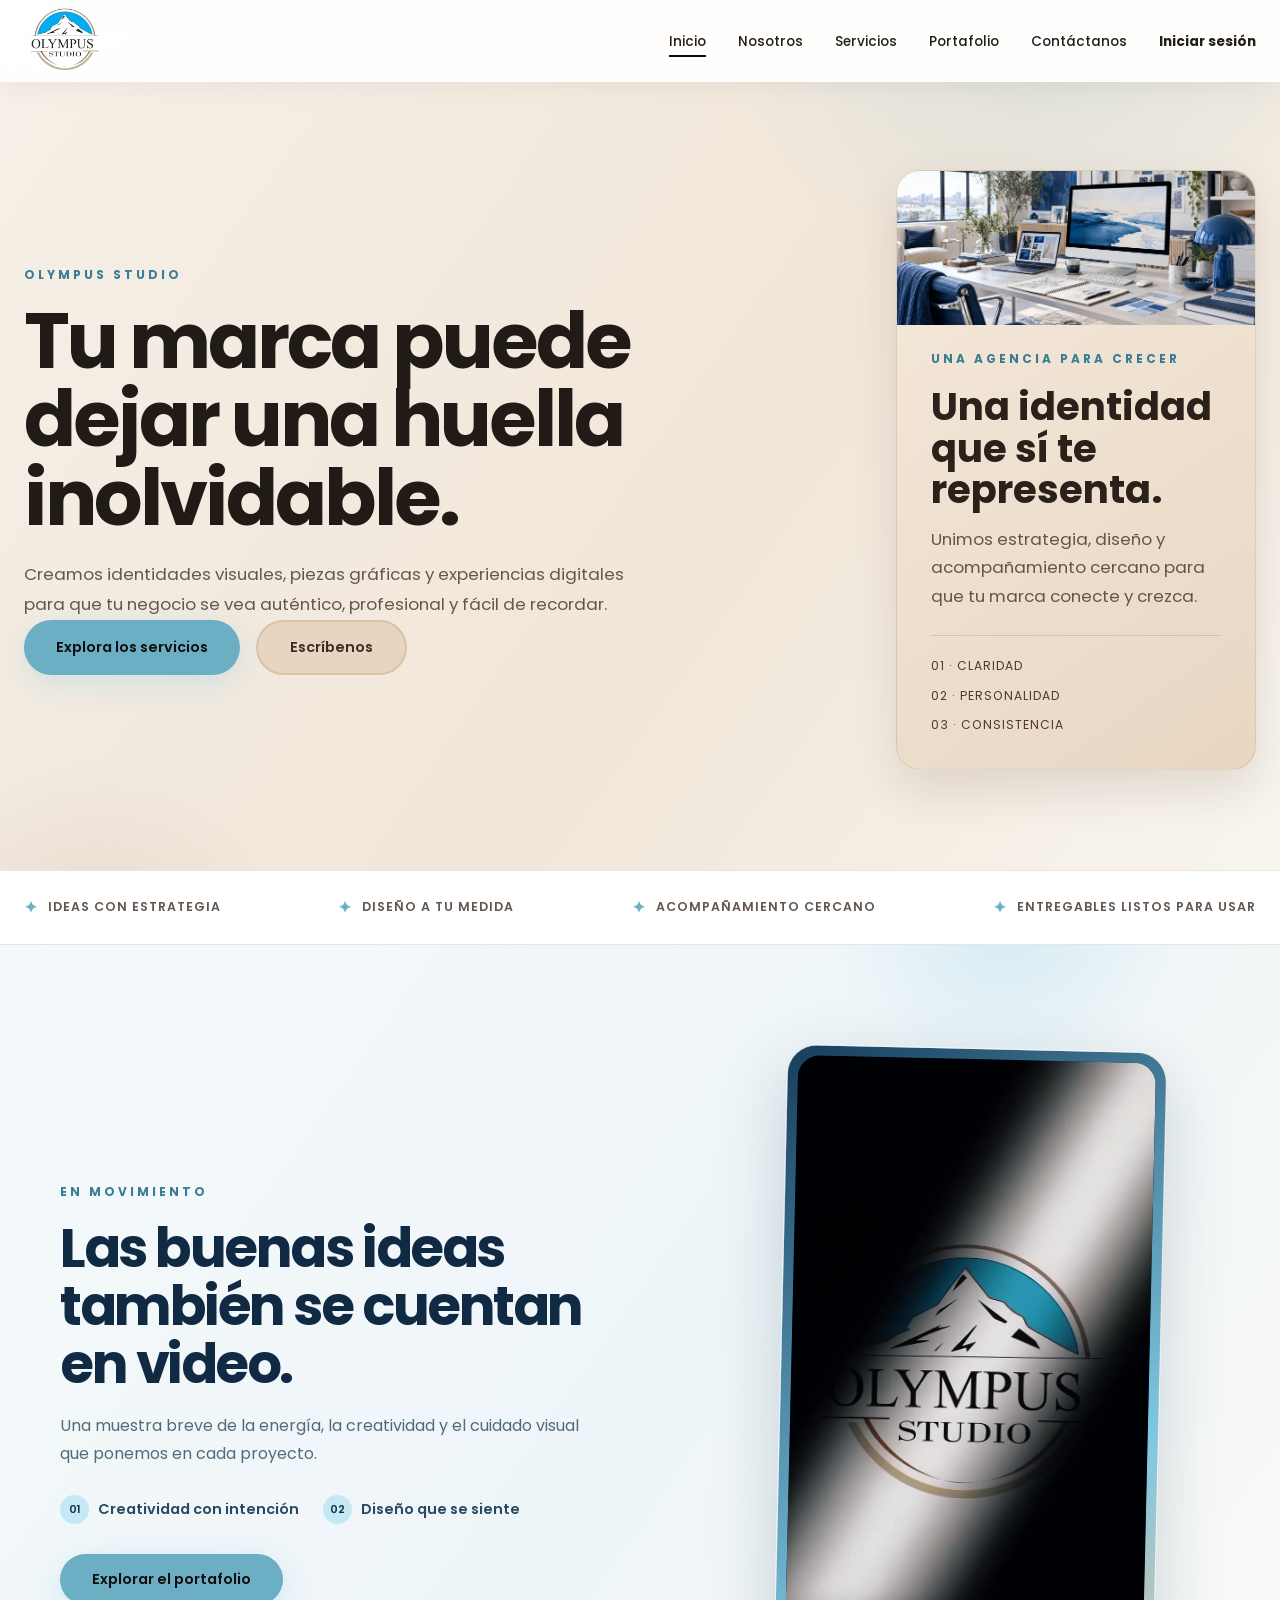
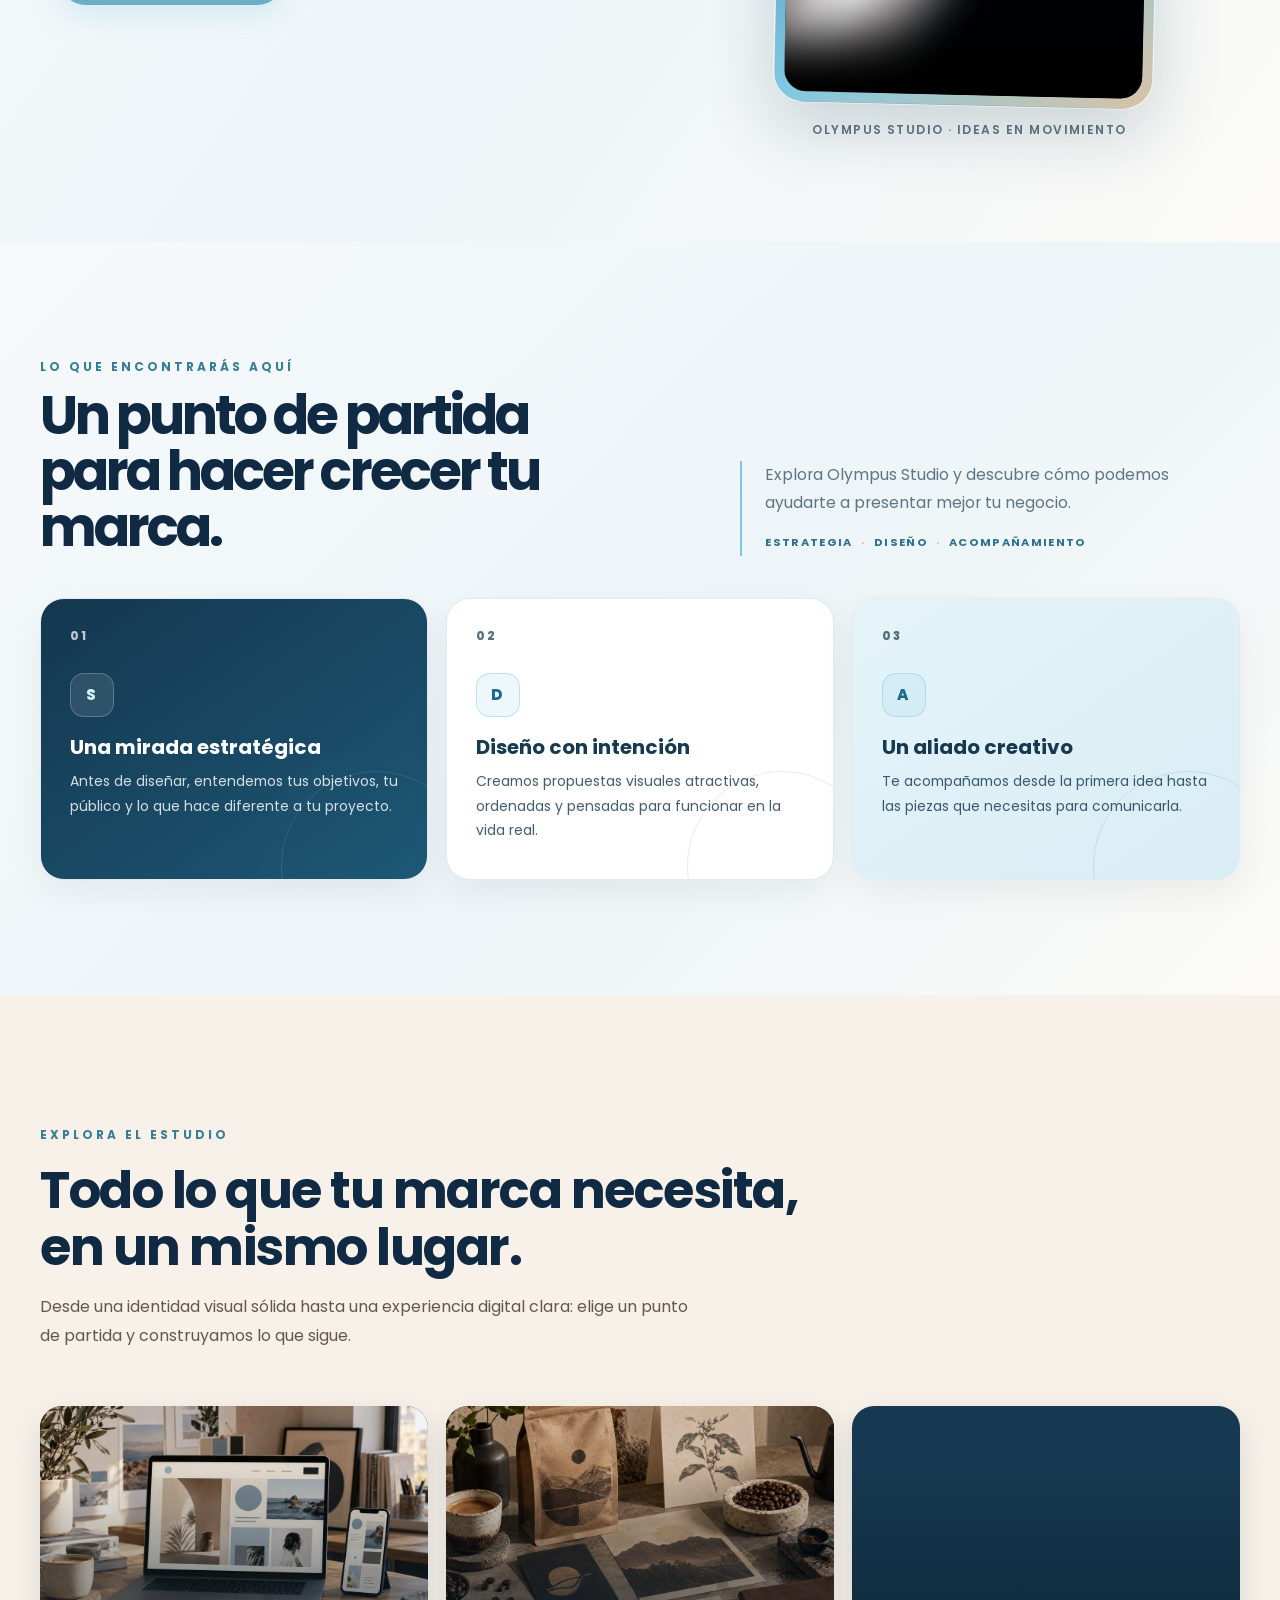
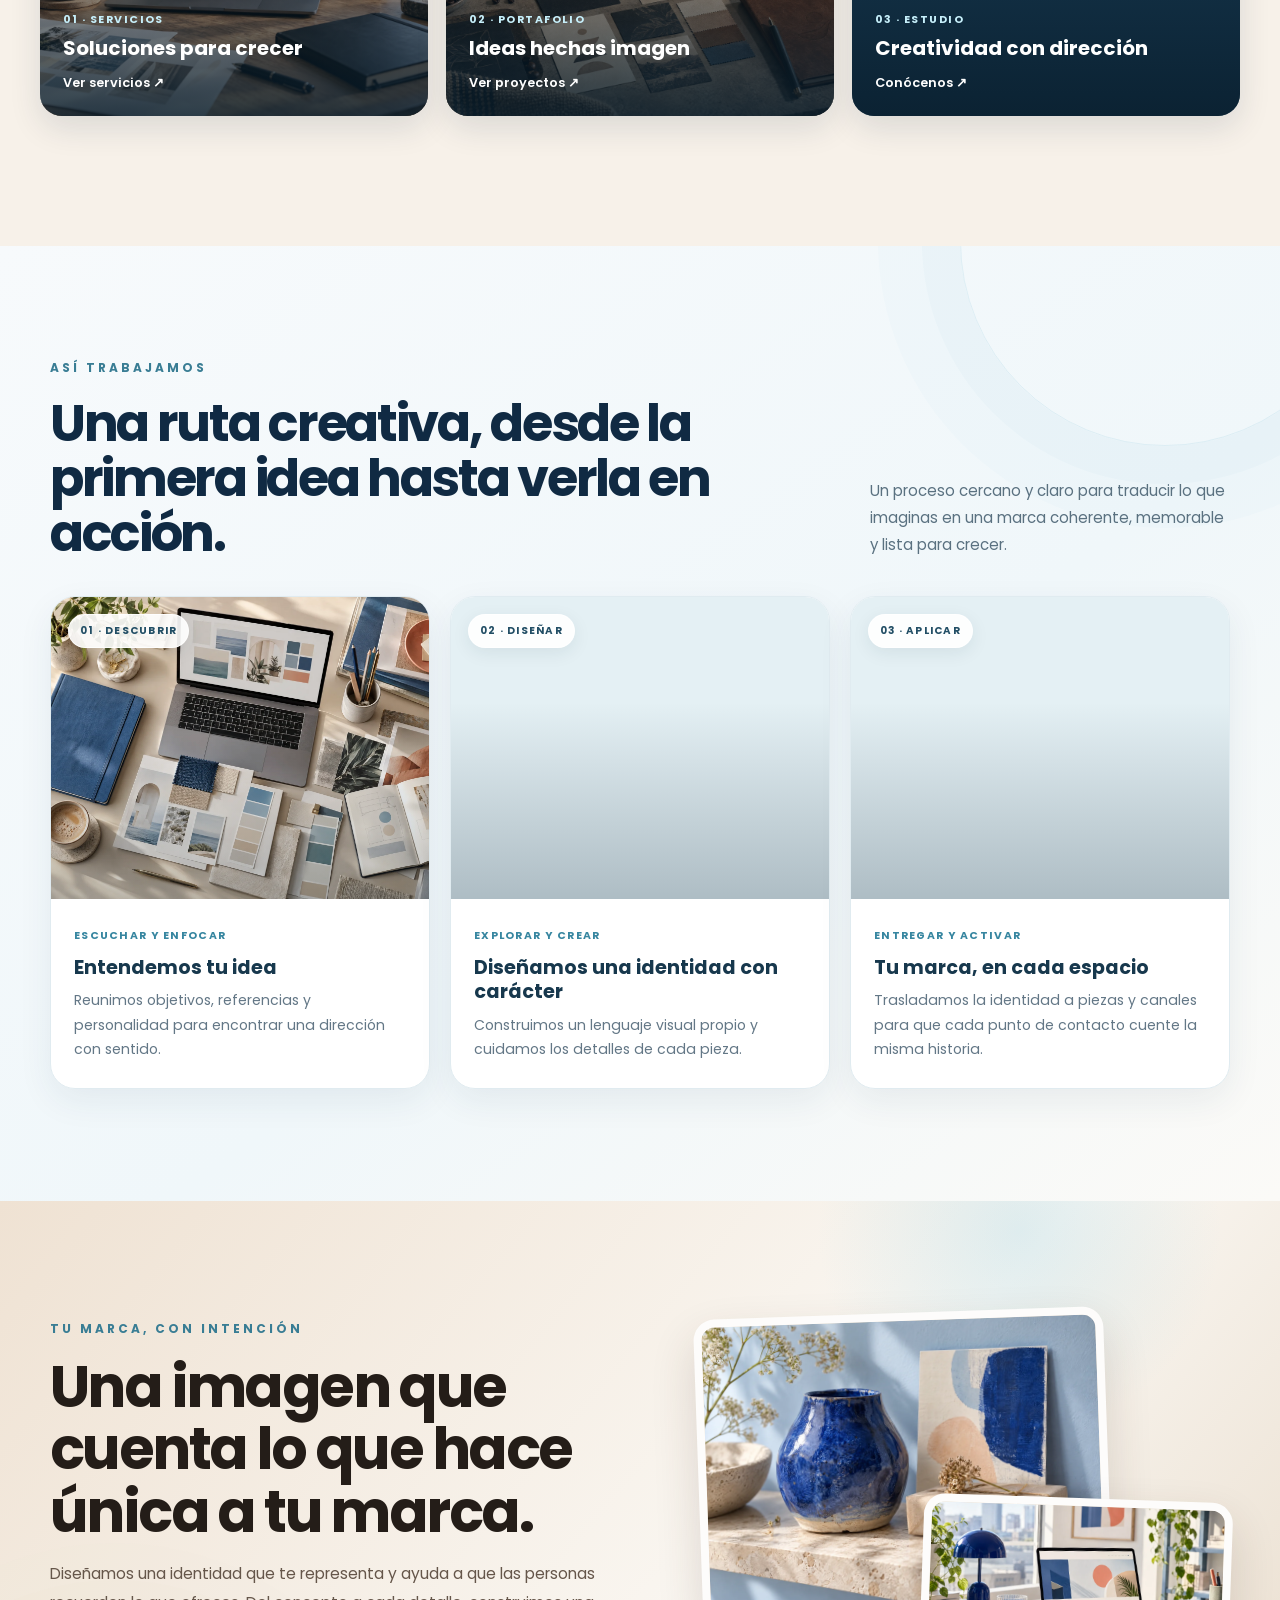
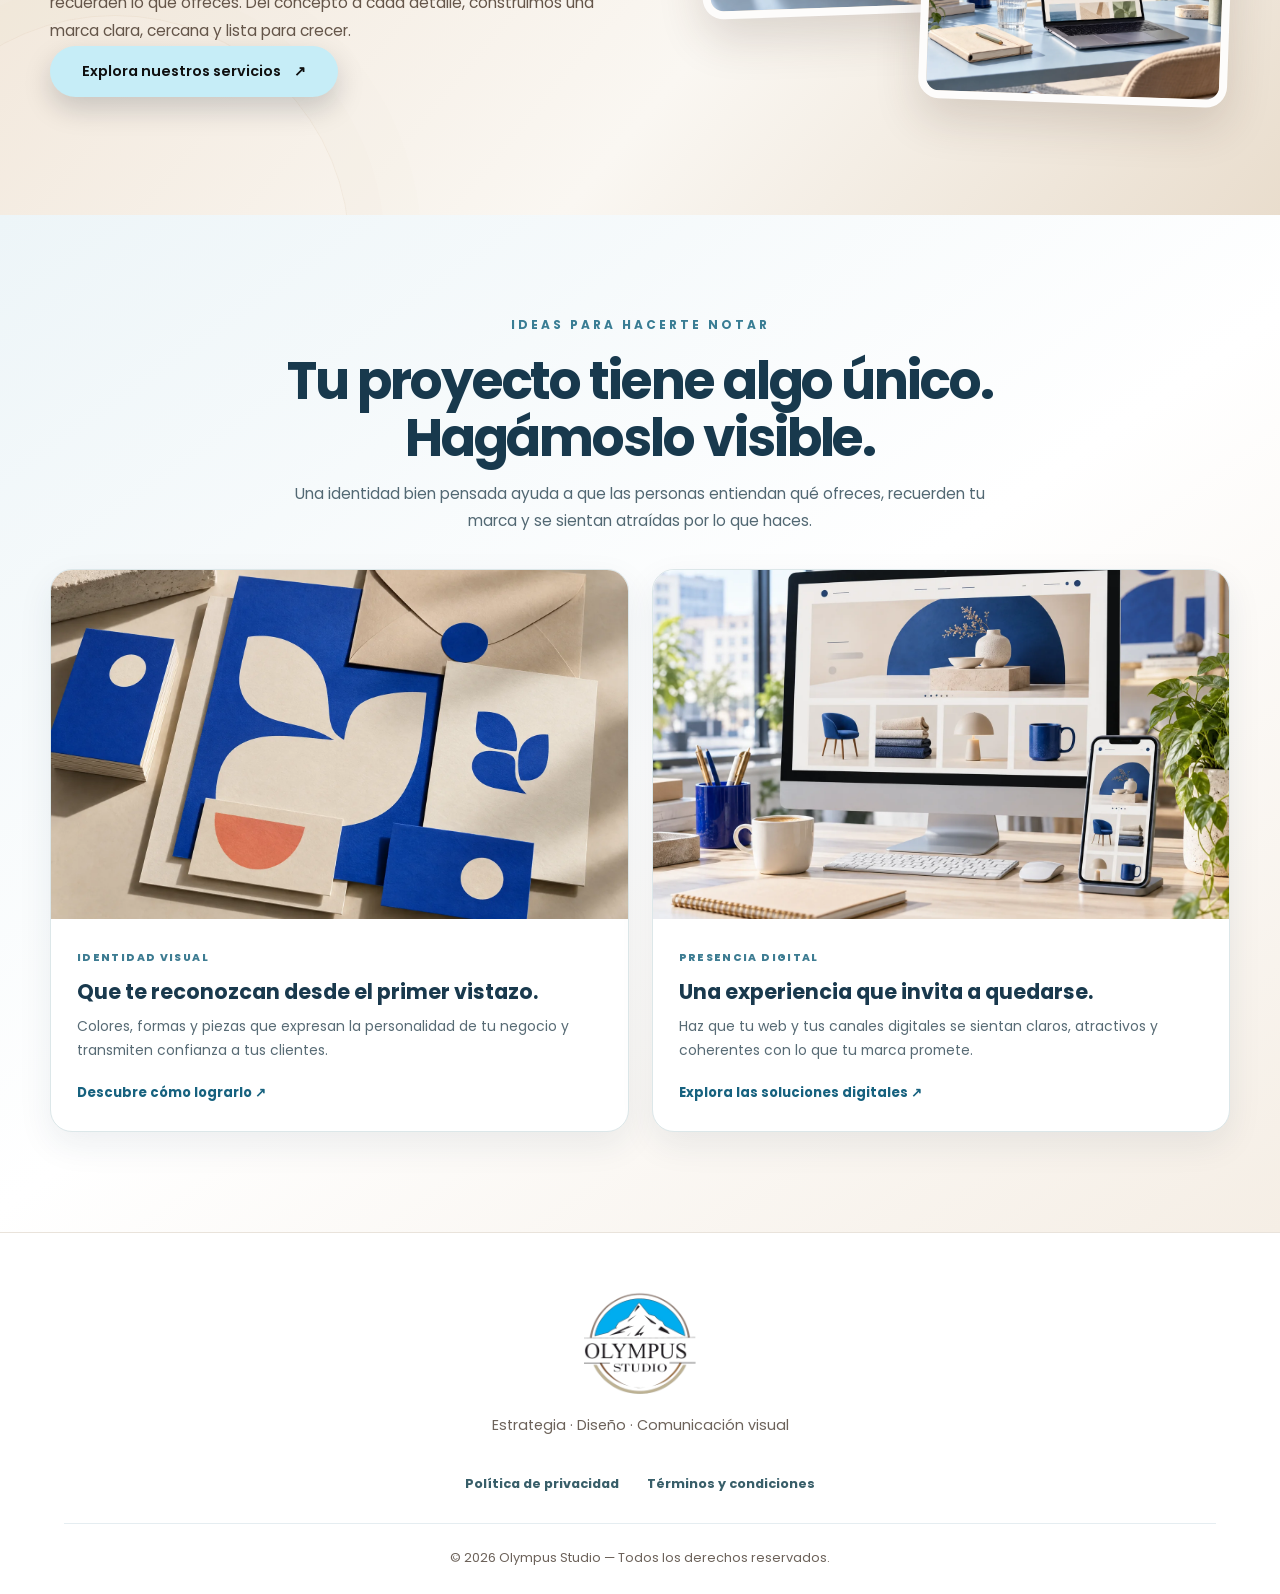
<file: index.html>
<!DOCTYPE html>
<html lang="es"><head><meta charset="utf-8"/><meta content="width=device-width, initial-scale=1.0" name="viewport"/><title>Inicio — Olympus Studio</title><meta content="Olympus Studio, agencia creativa de diseño gráfico, branding y experiencias digitales en Cali." name="description"/><link href="https://fonts.googleapis.com" rel="preconnect"/><link crossorigin="" href="https://fonts.gstatic.com" rel="preconnect"/><link href="https://fonts.googleapis.com/css2?family=Poppins:wght@300;400;500;600;700;800&amp;display=swap" rel="stylesheet"/><link href="css/style.css?v=2026101511" rel="stylesheet"/><link href="img/favicon-128.png?v=3" rel="icon" sizes="128x128" type="image/png"/><link href="img/olympus-studio-logo.png" rel="apple-touch-icon"/></head><body data-page="inicio"><nav aria-label="Navegación principal" class="navbar page-navbar" id="navbar" role="navigation"><div class="navbar-inner"><a aria-label="Olympus Studio, inicio" class="nav-logo" href="index.html"><img alt="Logo de Olympus Studio" class="brand-logo" src="img/olympus-studio-logo.png"/></a><ul class="nav-links" id="navLinks"><li><a class="nav-link" data-page-link="inicio" href="index.html">Inicio</a></li><li><a class="nav-link" data-page-link="nosotros" href="nosotros.html">Nosotros</a></li><li><a class="nav-link" data-page-link="servicios" href="servicios.html">Servicios</a></li><li><a class="nav-link" data-page-link="portafolio" href="portafolio.html">Portafolio</a></li><li><a class="nav-link" data-page-link="contactanos" href="contactanos.html">Contáctanos</a></li><li><a class="nav-link nav-login-link" href="login.html">Iniciar sesión</a></li></ul><button aria-expanded="false" aria-label="Abrir menú" class="mobile-toggle" id="mobileToggle"><span></span><span></span><span></span></button></div></nav><main><section class="page-hero home-only-hero"><div class="page-hero-inner"><div class="page-hero-copy"><span class="page-hero-kicker">Olympus Studio</span><h1>Tu marca puede dejar una huella inolvidable.</h1><p>Creamos identidades visuales, piezas gráficas y experiencias digitales para que tu negocio se vea auténtico, profesional y fácil de recordar.</p><div class="hero-buttons"><a class="btn btn-primary" href="servicios.html">Explora los servicios</a><a class="btn btn-secondary" href="contactanos.html">Escríbenos</a></div></div><div class="home-intro-card"><div class="home-intro-visual"><img alt="Oficina creativa luminosa con computador, cuaderno y detalles azules; sin personas" fetchpriority="high" src="img/home-blue-office.webp"/></div><span class="section-kicker">Una agencia para crecer</span><h2>Una identidad que sí te representa.</h2><p>Unimos estrategia, diseño y acompañamiento cercano para que tu marca conecte y crezca.</p><div class="home-proof-list"><span>01 · Claridad</span><span>02 · Personalidad</span><span>03 · Consistencia</span></div></div></div></section><section aria-label="Lo que distingue a Olympus Studio" class="trust-strip"><div class="trust-strip-inner"><span class="trust-item">Ideas con estrategia</span><span class="trust-item">Diseño a tu medida</span><span class="trust-item">Acompañamiento cercano</span><span class="trust-item">Entregables listos para usar</span></div></section><section aria-labelledby="brandReelTitle" class="brand-reel-section multipage-section"><div class="brand-reel-inner"><div class="brand-reel-copy"><span class="section-kicker">En movimiento</span><h2 id="brandReelTitle">Las buenas ideas también se cuentan en video.</h2><p>Una muestra breve de la energía, la creatividad y el cuidado visual que ponemos en cada proyecto.</p><div class="brand-reel-points"><span><i aria-hidden="true">01</i> Creatividad con intención</span><span><i aria-hidden="true">02</i> Diseño que se siente</span></div><a class="btn btn-primary" href="portafolio.html">Explorar el portafolio</a></div><div class="brand-reel-media"><div class="brand-reel-frame"><video aria-label="Video de Olympus Studio" controls="" playsinline="" poster="img/video-olympus-poster.jpg" preload="metadata"><source src="img/olympus-intro.mp4" type="video/mp4"/>Tu navegador no puede reproducir este video.</video></div><span class="brand-reel-caption">Olympus Studio · ideas en movimiento</span></div></div></section><section aria-labelledby="homeFocusTitle" class="multipage-section home-focus home-focus-redesign"><div class="home-focus-inner"><div class="home-focus-heading"><div class="home-focus-heading-title"><span class="section-kicker">Lo que encontrarás aquí</span><h2 id="homeFocusTitle">Un punto de partida para hacer crecer tu marca.</h2></div><div class="home-focus-heading-copy"><p>Explora Olympus Studio y descubre cómo podemos ayudarte a presentar mejor tu negocio.</p><span class="home-focus-signature">Estrategia <i>·</i> Diseño <i>·</i> Acompañamiento</span></div></div><div class="home-focus-grid"><article class="home-focus-card home-focus-card-dark"><span class="home-focus-number">01</span><span aria-hidden="true" class="home-focus-symbol">S</span><h3>Una mirada estratégica</h3><p>Antes de diseñar, entendemos tus objetivos, tu público y lo que hace diferente a tu proyecto.</p></article><article class="home-focus-card home-focus-card-light"><span class="home-focus-number">02</span><span aria-hidden="true" class="home-focus-symbol">D</span><h3>Diseño con intención</h3><p>Creamos propuestas visuales atractivas, ordenadas y pensadas para funcionar en la vida real.</p></article><article class="home-focus-card home-focus-card-blue"><span class="home-focus-number">03</span><span aria-hidden="true" class="home-focus-symbol">A</span><h3>Un aliado creativo</h3><p>Te acompañamos desde la primera idea hasta las piezas que necesitas para comunicarla.</p></article></div></div></section><section aria-labelledby="studioHighlightsTitle" class="studio-highlights multipage-section"><div class="studio-highlights-inner"><div class="section-heading"><span class="section-kicker">Explora el estudio</span><h2 id="studioHighlightsTitle">Todo lo que tu marca necesita, en un mismo lugar.</h2><p>Desde una identidad visual sólida hasta una experiencia digital clara: elige un punto de partida y construyamos lo que sigue.</p></div><div class="studio-highlights-grid"><a class="studio-highlight-card" href="servicios.html"><img alt="Diseño digital cálido adaptado a varias pantallas" decoding="async" loading="lazy" src="img/renewal-digital.webp"/><span>01 · Servicios</span><strong>Soluciones para crecer</strong><em>Ver servicios ↗</em></a><a class="studio-highlight-card" href="portafolio.html"><img alt="Sistema visual de marca con papelería y muestras de color" decoding="async" loading="lazy" src="img/renewal-identity.webp"/><span>02 · Portafolio</span><strong>Ideas hechas imagen</strong><em>Ver proyectos ↗</em></a><a class="studio-highlight-card" href="nosotros.html"><img alt="Equipo creativo acompañando una idea de negocio" decoding="async" loading="lazy" src="img/renewal-creative.webp"/><span>03 · Estudio</span><strong>Creatividad con dirección</strong><em>Conócenos ↗</em></a></div></div></section><section aria-labelledby="homeProcessTitle" class="home-process-section multipage-section"><div class="home-process-inner"><div class="home-process-head"><div><span class="section-kicker">Así trabajamos</span><h2 id="homeProcessTitle">Una ruta creativa, desde la primera idea hasta verla en acción.</h2></div><p>Un proceso cercano y claro para traducir lo que imaginas en una marca coherente, memorable y lista para crecer.</p></div><div class="home-process-grid"><article class="home-process-card"><figure class="home-process-visual"><img alt="Brief creativo con computador, cuaderno azul y muestras de color en una mesa clara" decoding="async" loading="lazy" src="img/home-process-discover.webp"/><span class="home-process-index">01 · DESCUBRIR</span></figure><div class="home-process-content"><span class="home-process-kicker">Escuchar y enfocar</span><h3>Entendemos tu idea</h3><p>Reunimos objetivos, referencias y personalidad para encontrar una dirección con sentido.</p></div></article><article class="home-process-card"><figure class="home-process-visual home-process-web-visual"><img alt="Materiales de identidad visual en azul y café claro" decoding="async" loading="lazy" src="img/home-identity.webp"/><span class="home-process-index">02 · DISEÑAR</span></figure><div class="home-process-content"><span class="home-process-kicker">Explorar y crear</span><h3>Diseñamos una identidad con carácter</h3><p>Construimos un lenguaje visual propio y cuidamos los detalles de cada pieza.</p></div></article><article class="home-process-card"><figure class="home-process-visual"><img alt="Aplicaciones reales de una marca en empaques, menús y espacios comerciales" decoding="async" loading="lazy" src="img/home-space.webp"/><span class="home-process-index">03 · APLICAR</span></figure><div class="home-process-content"><span class="home-process-kicker">Entregar y activar</span><h3>Tu marca, en cada espacio</h3><p>Trasladamos la identidad a piezas y canales para que cada punto de contacto cuente la misma historia.</p></div></article></div></div></section><section aria-labelledby="renewalStoryTitle" class="home-brand-moment home-brand-editorial renewal-story"><div class="renewal-story-inner"><div class="renewal-story-copy"><span class="section-kicker">Tu marca, con intención</span><h2 id="renewalStoryTitle">Una imagen que cuenta lo que hace única a tu marca.</h2><p>Diseñamos una identidad que te representa y ayuda a que las personas recuerden lo que ofreces. Del concepto a cada detalle, construimos una marca clara, cercana y lista para crecer.</p><a class="btn btn-primary" href="servicios.html">Explora nuestros servicios <span aria-hidden="true">↗</span></a></div><div class="renewal-story-gallery"><figure class="renewal-story-main"><img alt="Objeto artesanal azul junto a formas gráficas en azul y café claro" loading="lazy" src="img/home-story-main-new.webp"/></figure><figure class="renewal-story-side"><img alt="Diseño digital en computador en una oficina con detalles azules y cálidos" loading="lazy" src="img/home-story-side-new.webp"/></figure></div></div></section><section aria-labelledby="homeNextTitle" class="home-next-section multipage-section"><div class="home-next-inner"><div class="home-next-heading"><span class="section-kicker">Ideas para hacerte notar</span><h2 id="homeNextTitle">Tu proyecto tiene algo único. Hagámoslo visible.</h2><p>Una identidad bien pensada ayuda a que las personas entiendan qué ofreces, recuerden tu marca y se sientan atraídas por lo que haces.</p></div><div class="home-next-grid"><article class="home-next-card"><img alt="Papelería visual azul y café claro para destacar una identidad de marca" decoding="async" loading="lazy" src="img/home-next-identity.webp"/><div class="home-next-card-copy"><span>IDENTIDAD VISUAL</span><h3>Que te reconozcan desde el primer vistazo.</h3><p>Colores, formas y piezas que expresan la personalidad de tu negocio y transmiten confianza a tus clientes.</p><a href="servicios.html">Descubre cómo lograrlo <span aria-hidden="true">↗</span></a></div></article><article class="home-next-card"><img alt="Computador y teléfono muestran una experiencia digital con tonos azules y cálidos" decoding="async" loading="lazy" src="img/home-next-digital.webp"/><div class="home-next-card-copy"><span>PRESENCIA DIGITAL</span><h3>Una experiencia que invita a quedarse.</h3><p>Haz que tu web y tus canales digitales se sientan claros, atractivos y coherentes con lo que tu marca promete.</p><a href="servicios.html">Explora las soluciones digitales <span aria-hidden="true">↗</span></a></div></article></div></div></section></main><footer class="footer" role="contentinfo"><div class="footer-inner"><div class="footer-brand"><img alt="Olympus Studio" class="footer-logo-image" src="img/olympus-studio-logo.png"/></div><p class="footer-tagline">Estrategia · Diseño · Comunicación visual</p><div aria-label="Información legal" class="footer-legal-links"><button aria-controls="modalPrivacidad" aria-haspopup="dialog" class="footer-legal-link" onclick="showModal('privacidad')" type="button">Política de privacidad</button><button aria-controls="modalTerminos" aria-haspopup="dialog" class="footer-legal-link" onclick="showModal('terminos')" type="button">Términos y condiciones</button></div><p class="footer-copy">© 2026 Olympus Studio — Todos los derechos reservados.</p></div></footer><div class="modal-overlay" id="modalOverlay" onclick="closeModal()"></div><div aria-labelledby="siteTermsTitle" aria-modal="true" class="modal modal-legal" id="modalTerminos" role="dialog" tabindex="-1"><button aria-label="Cerrar" class="modal-close" onclick="closeModal()" type="button">×</button><span class="legal-modal-kicker">Olympus Studio · Información general</span><h3 id="siteTermsTitle">Términos y condiciones</h3><div class="modal-content"><p><strong>Uso del contenido.</strong> El sitio y el portafolio incluyen exploraciones visuales y muestras ilustrativas. No copies, publiques ni atribuyas como propios textos o imágenes sin contar con autorización.</p><p><strong>Solicitudes de servicio.</strong> Enviar una consulta no constituye una cotización, una reserva ni un contrato. El alcance, los tiempos, las revisiones, los valores y los derechos de uso se confirman en una propuesta aceptada por ambas partes.</p><p><strong>Información compartida.</strong> Procura que los datos que incluyas sean correctos y que tengas autorización para compartir cualquier material que adjuntes o describas.</p><p><strong>Servicios externos.</strong> El formulario prepara un mensaje para WhatsApp; el acceso y uso de ese servicio se rige por sus propias condiciones.</p><p class="legal-modal-note">Texto informativo para el prototipo del sitio. Revísalo para reflejar las condiciones comerciales reales antes de publicarlo.</p></div></div><div aria-labelledby="sitePrivacyTitle" aria-modal="true" class="modal modal-legal" id="modalPrivacidad" role="dialog" tabindex="-1"><button aria-label="Cerrar" class="modal-close" onclick="closeModal()" type="button">×</button><span class="legal-modal-kicker">Olympus Studio · Datos y privacidad</span><h3 id="sitePrivacyTitle">Política de privacidad</h3><div class="modal-content"><p><strong>Consultas de contacto.</strong> El formulario solicita nombre, correo, teléfono, servicio de interés y mensaje para preparar una respuesta a tu consulta. Al pulsar el botón se abre WhatsApp con el texto; esta versión del sitio no lo envía a un servidor propio. Tú decides si lo envías. WhatsApp procesa la información que compartas conforme a sus propias políticas.</p><p><strong>Cuentas de demostración.</strong> Los perfiles y datos creados en el acceso de prueba se guardan localmente en el navegador. No uses contraseñas ni información sensible reales; puedes borrar esos datos eliminando el almacenamiento de este sitio en tu navegador.</p><p><strong>Control de tus datos.</strong> Comparte solo la información necesaria. Para solicitar una actualización o eliminación, utiliza la página Contáctanos.</p><p class="legal-modal-note">Aviso informativo para esta versión estática. Antes de usar el sitio comercialmente, revisa la identidad del responsable, los plazos de conservación y el procedimiento aplicable de protección de datos.</p></div></div><script src="js/main.js?v=20261007h"></script></body></html>
</file>
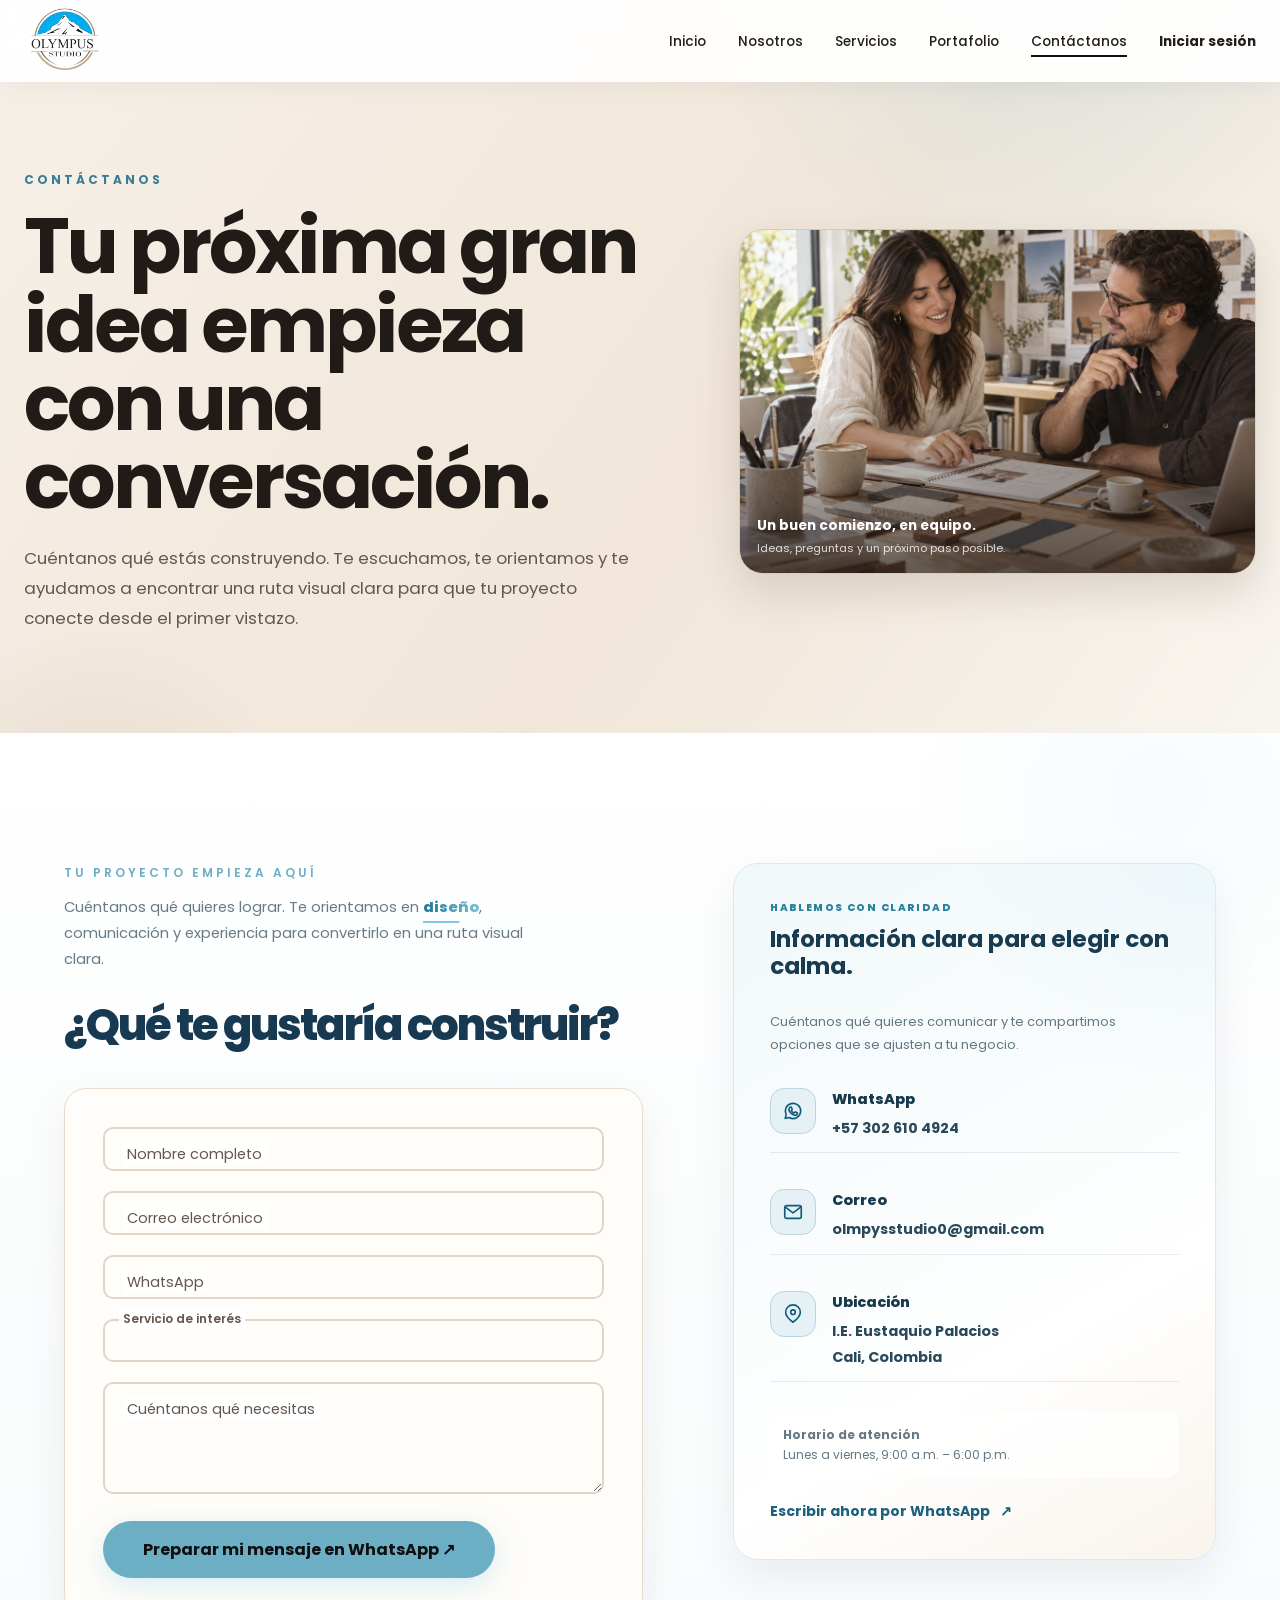
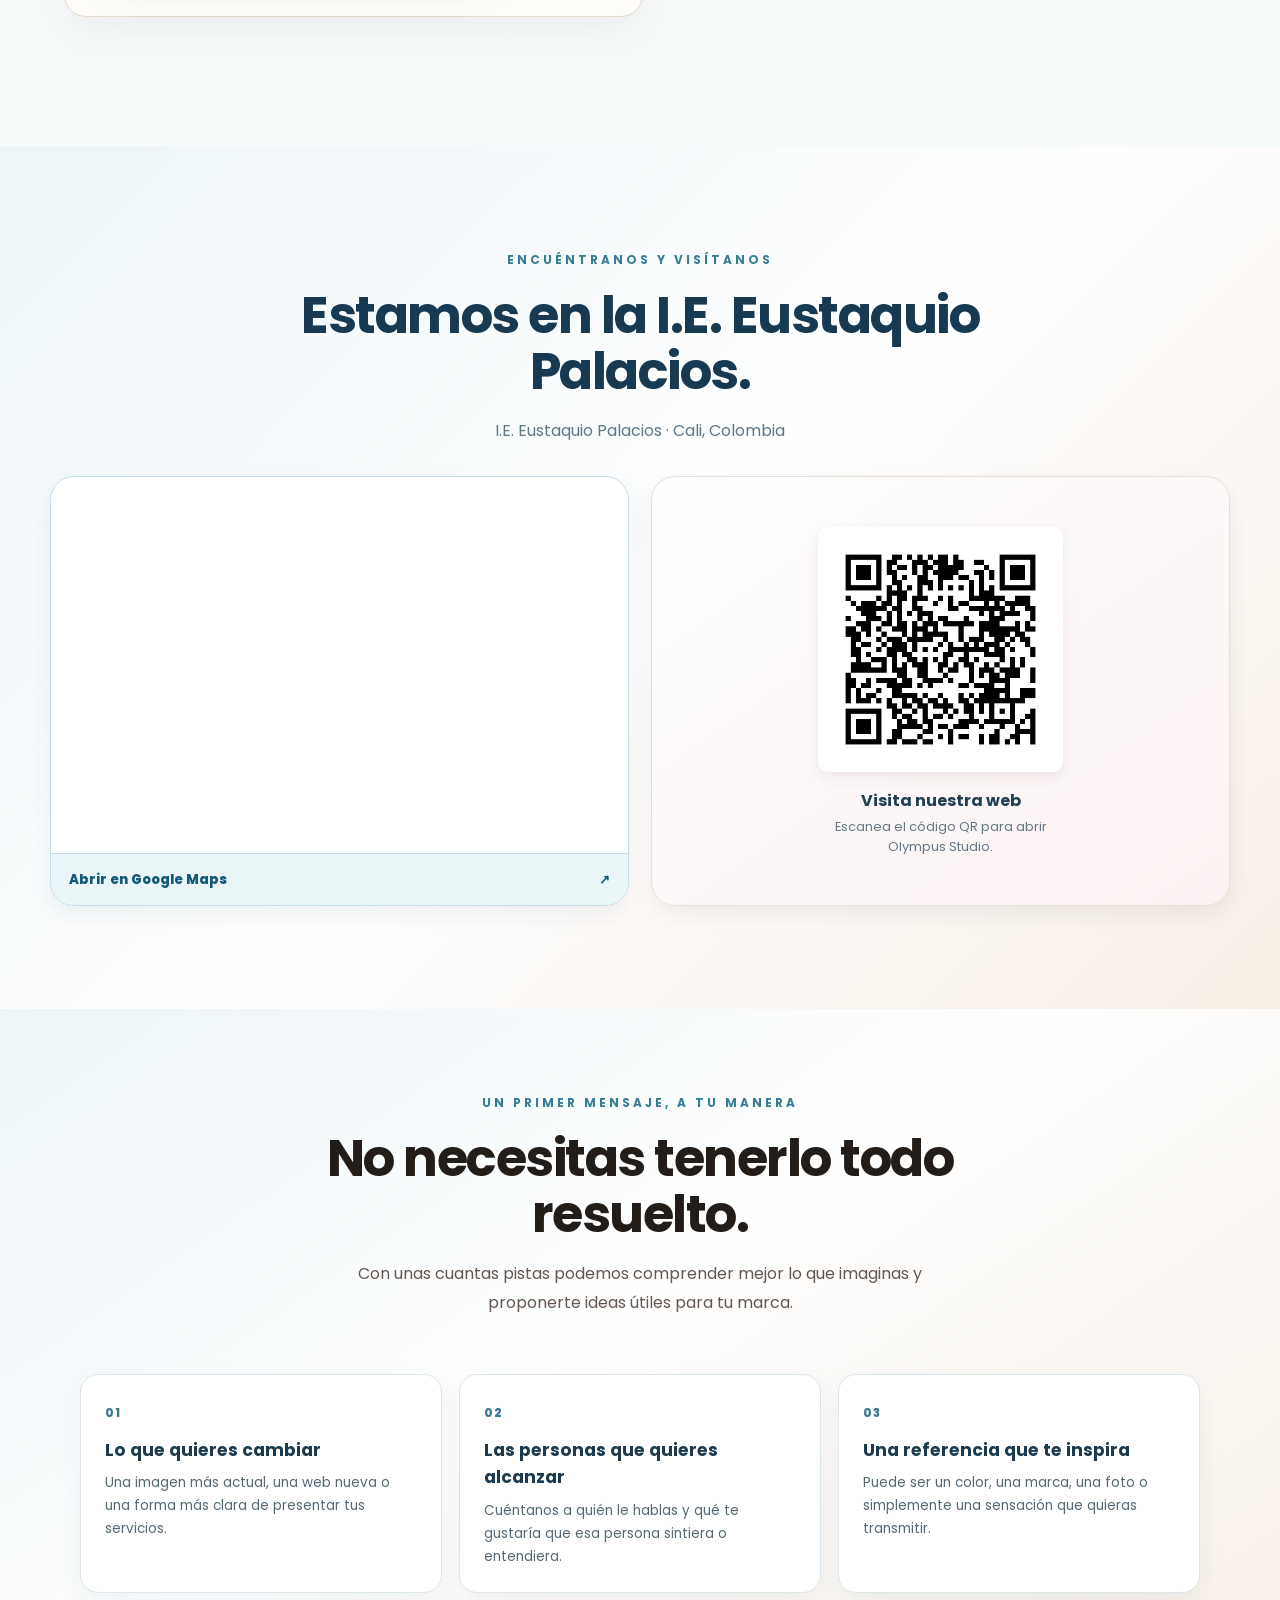
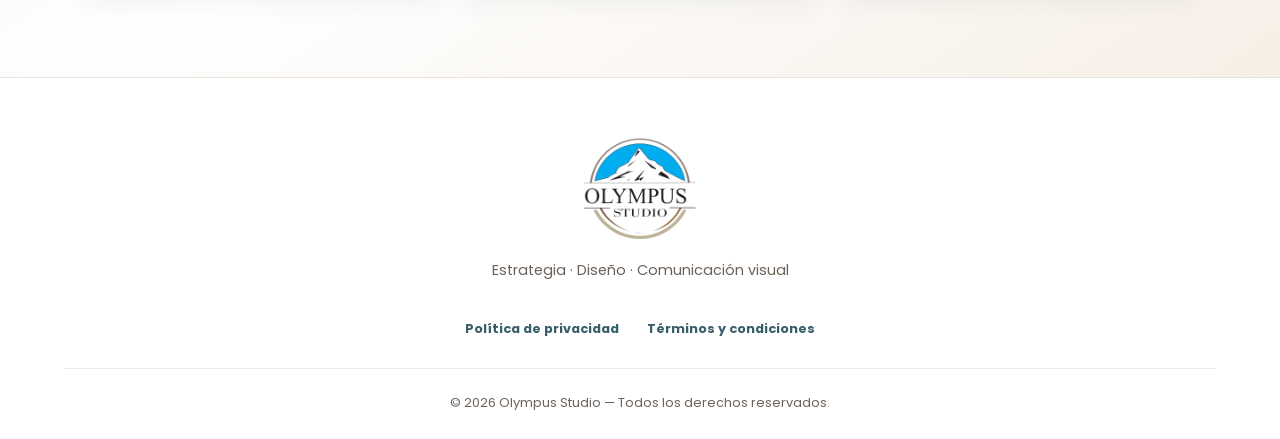
<file: contactanos.html>
<!DOCTYPE html>
<html lang="es"><head><meta charset="utf-8"/><meta content="width=device-width, initial-scale=1.0" name="viewport"/><title>Contáctanos — Olympus Studio</title><meta content="Contacta a Olympus Studio para hablar sobre páginas web, identidad visual y diseño gráfico." name="description"/><link href="https://fonts.googleapis.com" rel="preconnect"/><link crossorigin="" href="https://fonts.gstatic.com" rel="preconnect"/><link href="https://fonts.googleapis.com/css2?family=Poppins:wght@300;400;500;600;700;800&amp;display=swap" rel="stylesheet"/><link href="css/style.css?v=2026101511" rel="stylesheet"/><link href="img/favicon-128.png?v=3" rel="icon" sizes="128x128" type="image/png"/><link href="img/olympus-studio-logo.png" rel="apple-touch-icon"/></head><body data-page="contactanos"><nav aria-label="Navegación principal" class="navbar page-navbar" id="navbar" role="navigation"><div class="navbar-inner"><a aria-label="Olympus Studio, inicio" class="nav-logo" href="index.html"><img alt="Logo de Olympus Studio" class="brand-logo" src="img/olympus-studio-logo.png"/></a><ul class="nav-links" id="navLinks"><li><a class="nav-link" data-page-link="inicio" href="index.html">Inicio</a></li><li><a class="nav-link" data-page-link="nosotros" href="nosotros.html">Nosotros</a></li><li><a class="nav-link" data-page-link="servicios" href="servicios.html">Servicios</a></li><li><a class="nav-link" data-page-link="portafolio" href="portafolio.html">Portafolio</a></li><li><a class="nav-link" data-page-link="contactanos" href="contactanos.html">Contáctanos</a></li><li><a class="nav-link nav-login-link" href="login.html">Iniciar sesión</a></li></ul><button aria-expanded="false" aria-label="Abrir menú" class="mobile-toggle" id="mobileToggle"><span></span><span></span><span></span></button></div></nav><main><section aria-labelledby="contactHeroTitle" class="page-hero contact-page-hero"><div class="page-hero-inner"><div class="page-hero-copy"><span class="page-hero-kicker">Contáctanos</span><h1 id="contactHeroTitle">Tu próxima gran idea empieza con una conversación.</h1><p>Cuéntanos qué estás construyendo. Te escuchamos, te orientamos y te ayudamos a encontrar una ruta visual clara para que tu proyecto conecte desde el primer vistazo.</p></div><figure class="contact-page-hero-visual"><img alt="Conversación cercana entre un cliente y el equipo creativo de Olympus Studio" fetchpriority="high" src="img/renewal-contact.webp"/><figcaption><strong>Un buen comienzo, en equipo.</strong><span>Ideas, preguntas y un próximo paso posible.</span></figcaption></figure></div></section><section class="multipage-section contacto"><div class="contacto-inner"><div><div class="contacto-label">Tu proyecto empieza aquí</div><p class="contact-intro">Cuéntanos qué quieres lograr. Te orientamos en <span class="contact-design-highlight">diseño</span>, comunicación y experiencia para convertirlo en una ruta visual clara.</p><h2 class="contacto-title">¿Qué te gustaría construir?</h2><form class="contacto-form" id="contactForm" novalidate=""><div class="form-group"><input aria-label="Nombre completo" id="nombre" name="nombre" placeholder=" " required="" type="text"/><label for="nombre">Nombre completo</label></div><div class="form-group"><input aria-label="Correo electrónico" id="correo" name="correo" placeholder=" " required="" type="email"/><label for="correo">Correo electrónico</label></div><div class="form-group"><input aria-label="WhatsApp" id="whatsapp" name="whatsapp" placeholder=" " required="" type="tel"/><label for="whatsapp">WhatsApp</label></div><div class="form-group"><select aria-label="Servicio de interés" id="tipo" name="tipo" required=""><option disabled="" selected="" value=""></option><option>Página web</option><option>Identidad visual</option><option>Tarjetas corporativas</option><option>Producción 2D</option><option>Diseño para redes</option><option>Campañas de marca</option><option>Otro proyecto</option></select><label for="tipo">Servicio de interés</label></div><div class="form-group"><textarea aria-label="Mensaje" id="mensaje" name="mensaje" placeholder=" " required=""></textarea><label for="mensaje">Cuéntanos qué necesitas</label></div><button class="btn-submit" type="submit">Preparar mi mensaje en WhatsApp <span aria-hidden="true">↗</span></button></form></div><div class="contacto-info"><span class="contact-info-kicker">Hablemos con claridad</span><h3>Información clara para elegir con calma.</h3><p class="contact-info-intro">Cuéntanos qué quieres comunicar y te compartimos opciones que se ajusten a tu negocio.</p><div class="contacto-info-item"><div aria-hidden="true" class="icon contact-icon"><svg aria-hidden="true" fill="none" stroke="currentColor" stroke-linecap="round" stroke-linejoin="round" stroke-width="1.8" viewbox="0 0 24 24"><path d="M20.4 11.8a8.4 8.4 0 0 1-12.5 7.3L3.5 20l1-4.1a8.4 8.4 0 1 1 15.9-4.1Z"></path><path d="M8.4 8.3c.3-.5.6-.5.9-.5h.5c.2 0 .4.1.5.4l.8 1.8c.1.2.1.4-.1.6l-.6.7c-.2.2-.2.4-.1.6.6 1 1.4 1.7 2.4 2.2.2.1.4.1.6-.1l.8-.9c.2-.2.4-.2.7-.1l1.7.8c.2.1.4.3.4.5 0 .4-.2 1.2-.7 1.6-.5.5-1.2.8-2 .7-1.1-.1-2.6-.7-4.2-2-1.3-1.1-2.2-2.5-2.5-3.7-.2-.8.1-1.5.5-2Z"></path></svg></div><div><strong>WhatsApp</strong><a href="https://wa.me/573026104924" rel="noopener noreferrer" target="_blank">+57 302 610 4924</a></div></div><div class="contacto-info-item"><div aria-hidden="true" class="icon contact-icon"><svg aria-hidden="true" fill="none" stroke="currentColor" stroke-linecap="round" stroke-linejoin="round" stroke-width="1.8" viewbox="0 0 24 24"><rect height="14" rx="2" width="18" x="3" y="5"></rect><path d="m4 7 8 6 8-6"></path></svg></div><div><strong>Correo</strong><a href="mailto:olmpysstudio0@gmail.com">olmpysstudio0@gmail.com</a></div></div><div class="contacto-info-item"><div aria-hidden="true" class="icon contact-icon"><svg aria-hidden="true" fill="none" stroke="currentColor" stroke-linecap="round" stroke-linejoin="round" stroke-width="1.8" viewbox="0 0 24 24"><path d="M20 10c0 5-8 11-8 11S4 15 4 10a8 8 0 1 1 16 0Z"></path><circle cx="12" cy="10" r="2.5"></circle></svg></div><div><strong>Ubicación</strong><span>I.E. Eustaquio Palacios<br/>Cali, Colombia</span></div></div><div class="contacto-horario"><strong>Horario de atención</strong><br/>Lunes a viernes, 9:00 a.m. – 6:00 p.m.</div><a class="contact-direct-link" href="https://wa.me/573026104924" rel="noopener noreferrer" target="_blank">Escribir ahora por WhatsApp <span aria-hidden="true">↗</span></a></div></div></section><section aria-labelledby="locationTitle" class="multipage-section contact-location-section"><div class="contact-location-inner"><div class="section-heading centered"><span class="section-kicker">Encuéntranos y visítanos</span><h2 id="locationTitle">Estamos en la I.E. Eustaquio Palacios.</h2><p>I.E. Eustaquio Palacios · Cali, Colombia</p></div><div class="contact-location-panel"><div class="contact-map-box"><iframe title="Mapa de I.E. Eustaquio Palacios en Cali, Colombia" src="https://www.google.com/maps?q=I.E.+Eustaquio+Palacios%2C+Cali%2C+Colombia&amp;output=embed" loading="lazy" referrerpolicy="no-referrer-when-downgrade"></iframe><a class="contact-map-link" href="https://www.google.com/maps/search/?api=1&amp;query=I.E.+Eustaquio+Palacios%2C+Cali%2C+Colombia" rel="noopener noreferrer" target="_blank">Abrir en Google Maps <span aria-hidden="true">↗</span></a></div><div class="contact-qr-box"><img src="img/olympus-website-qr.png" alt="Código QR para visitar la página web de Olympus Studio" loading="lazy"/><strong>Visita nuestra web</strong><span>Escanea el código QR para abrir Olympus Studio.</span></div></div></div></section><section aria-labelledby="contactNotesTitle" class="multipage-section contact-next contact-notes"><div class="contact-notes-inner"><div class="section-heading centered"><span class="section-kicker">Un primer mensaje, a tu manera</span><h2 id="contactNotesTitle">No necesitas tenerlo todo resuelto.</h2><p>Con unas cuantas pistas podemos comprender mejor lo que imaginas y proponerte ideas útiles para tu marca.</p></div><div class="contact-notes-grid"><article><span>01</span><h3>Lo que quieres cambiar</h3><p>Una imagen más actual, una web nueva o una forma más clara de presentar tus servicios.</p></article><article><span>02</span><h3>Las personas que quieres alcanzar</h3><p>Cuéntanos a quién le hablas y qué te gustaría que esa persona sintiera o entendiera.</p></article><article><span>03</span><h3>Una referencia que te inspira</h3><p>Puede ser un color, una marca, una foto o simplemente una sensación que quieras transmitir.</p></article></div></div></section></main><footer class="footer" role="contentinfo"><div class="footer-inner"><div class="footer-brand"><img alt="Olympus Studio" class="footer-logo-image" src="img/olympus-studio-logo.png"/></div><p class="footer-tagline">Estrategia · Diseño · Comunicación visual</p><div aria-label="Información legal" class="footer-legal-links"><button aria-controls="modalPrivacidad" aria-haspopup="dialog" class="footer-legal-link" onclick="showModal('privacidad')" type="button">Política de privacidad</button><button aria-controls="modalTerminos" aria-haspopup="dialog" class="footer-legal-link" onclick="showModal('terminos')" type="button">Términos y condiciones</button></div><p class="footer-copy">© 2026 Olympus Studio — Todos los derechos reservados.</p></div></footer><div class="modal-overlay" id="modalOverlay" onclick="closeModal()"></div><div aria-labelledby="siteTermsTitle" aria-modal="true" class="modal modal-legal" id="modalTerminos" role="dialog" tabindex="-1"><button aria-label="Cerrar" class="modal-close" onclick="closeModal()" type="button">×</button><span class="legal-modal-kicker">Olympus Studio · Información general</span><h3 id="siteTermsTitle">Términos y condiciones</h3><div class="modal-content"><p><strong>Uso del contenido.</strong> El sitio y el portafolio incluyen exploraciones visuales y muestras ilustrativas. No copies, publiques ni atribuyas como propios textos o imágenes sin contar con autorización.</p><p><strong>Solicitudes de servicio.</strong> Enviar una consulta no constituye una cotización, una reserva ni un contrato. El alcance, los tiempos, las revisiones, los valores y los derechos de uso se confirman en una propuesta aceptada por ambas partes.</p><p><strong>Información compartida.</strong> Procura que los datos que incluyas sean correctos y que tengas autorización para compartir cualquier material que adjuntes o describas.</p><p><strong>Servicios externos.</strong> El formulario prepara un mensaje para WhatsApp; el acceso y uso de ese servicio se rige por sus propias condiciones.</p><p class="legal-modal-note">Texto informativo para el prototipo del sitio. Revísalo para reflejar las condiciones comerciales reales antes de publicarlo.</p></div></div><div aria-labelledby="sitePrivacyTitle" aria-modal="true" class="modal modal-legal" id="modalPrivacidad" role="dialog" tabindex="-1"><button aria-label="Cerrar" class="modal-close" onclick="closeModal()" type="button">×</button><span class="legal-modal-kicker">Olympus Studio · Datos y privacidad</span><h3 id="sitePrivacyTitle">Política de privacidad</h3><div class="modal-content"><p><strong>Consultas de contacto.</strong> El formulario solicita nombre, correo, teléfono, servicio de interés y mensaje para preparar una respuesta a tu consulta. Al pulsar el botón se abre WhatsApp con el texto; esta versión del sitio no lo envía a un servidor propio. Tú decides si lo envías. WhatsApp procesa la información que compartas conforme a sus propias políticas.</p><p><strong>Cuentas de demostración.</strong> Los perfiles y datos creados en el acceso de prueba se guardan localmente en el navegador. No uses contraseñas ni información sensible reales; puedes borrar esos datos eliminando el almacenamiento de este sitio en tu navegador.</p><p><strong>Control de tus datos.</strong> Comparte solo la información necesaria. Para solicitar una actualización o eliminación, utiliza la página Contáctanos.</p><p class="legal-modal-note">Aviso informativo para esta versión estática. Antes de usar el sitio comercialmente, revisa la identidad del responsable, los plazos de conservación y el procedimiento aplicable de protección de datos.</p></div></div><script src="js/main.js?v=20261007h"></script></body></html>
</file>
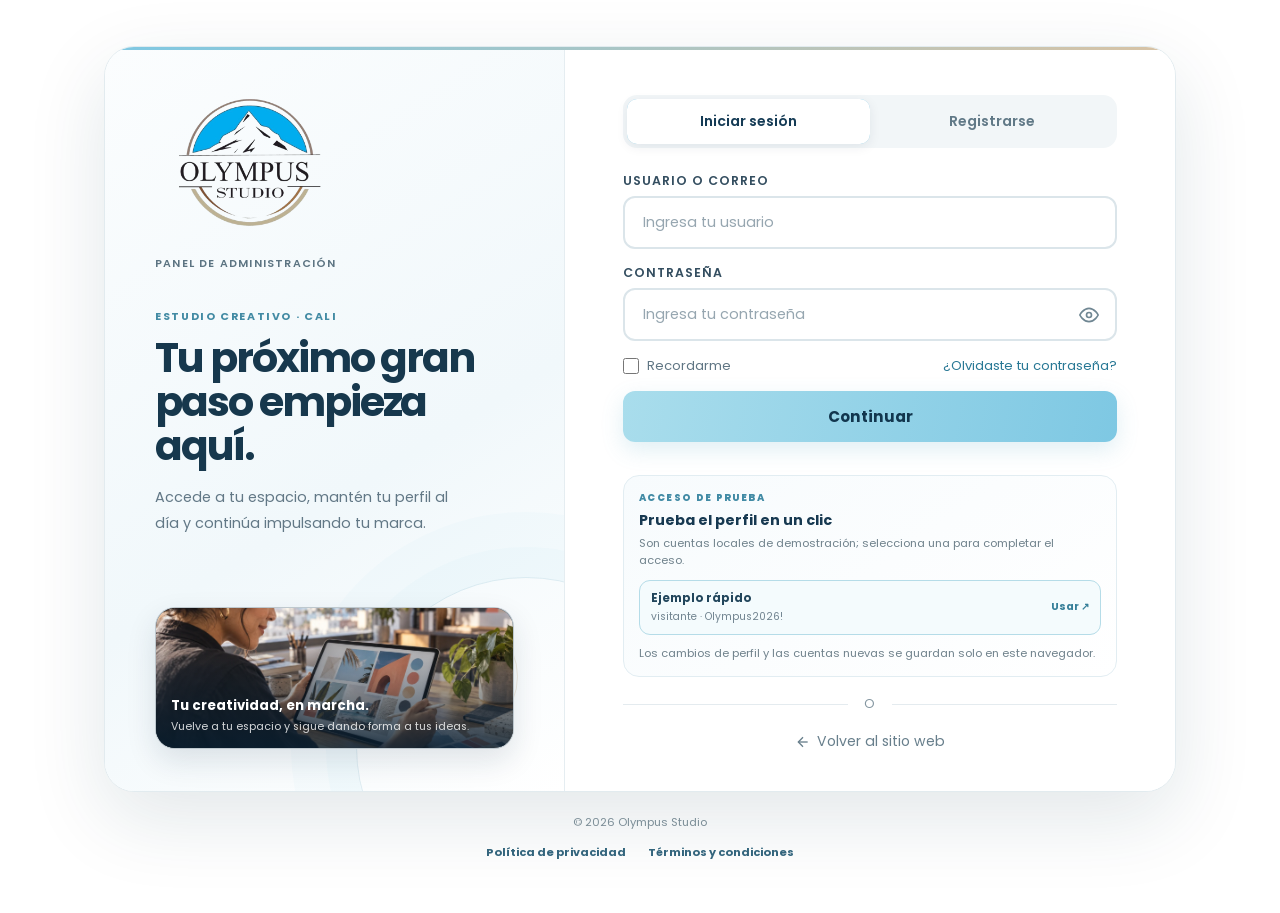
<file: login.html>
<!DOCTYPE html>
<html lang="es">
<head>
  <meta charset="UTF-8">
  <meta name="viewport" content="width=device-width, initial-scale=1.0">
  <title>Iniciar sesión — Olympus Studio</title>
  <meta name="description" content="Accede al panel de Olympus Studio o crea una nueva cuenta.">
  <link rel="preconnect" href="https://fonts.googleapis.com">
  <link rel="preconnect" href="https://fonts.gstatic.com" crossorigin>
  <link href="https://fonts.googleapis.com/css2?family=Poppins:wght@300;400;500;600;700;800&display=swap" rel="stylesheet">
  <link rel="stylesheet" href="css/login.css">
<link rel="icon" type="image/png" sizes="128x128" href="img/favicon-128.png?v=3"><link rel="apple-touch-icon" href="img/olympus-studio-logo.png"></head>
<body>
  <div class="floating-deco floating-deco-1" aria-hidden="true"></div>
  <div class="floating-deco floating-deco-2" aria-hidden="true"></div>
  <div class="floating-deco floating-deco-3" aria-hidden="true"></div>

  <main class="login-wrapper">
    <section class="login-card" aria-label="Acceso de Olympus Studio">
      <aside class="login-brand-panel" aria-label="Olympus Studio">
        <div class="login-logo">
        <a href="index.html" aria-label="Volver al inicio de Olympus Studio">
          <span class="login-logo-badge"><img class="login-logo-image" src="img/olympus-studio-logo.png" alt="Logo de Olympus Studio"></span>
        </a>
          <p>Panel de administración</p>
        </div>
        <div class="login-brand-message">
          <span class="login-brand-kicker">ESTUDIO CREATIVO · CALI</span>
          <h1>Tu próximo gran paso empieza aquí.</h1>
          <p>Accede a tu espacio, mantén tu perfil al día y continúa impulsando tu marca.</p>
        </div>
        <figure class="login-brand-visual">
          <img src="img/optimized/login-creative-review.webp" alt="Diseñadora revisa una propuesta visual en su espacio creativo">
          <figcaption><strong>Tu creatividad, en marcha.</strong><span>Vuelve a tu espacio y sigue dando forma a tus ideas.</span></figcaption>
        </figure>
      </aside>
      <div class="login-content-panel">
      <div class="login-tabs" role="tablist" aria-label="Acceso o registro">
        <button type="button" class="login-tab active" data-tab="login" aria-selected="true">Iniciar sesión</button>
        <button type="button" class="login-tab" data-tab="register" aria-selected="false">Registrarse</button>
        <div class="login-tab-indicator"></div>
      </div>

      <div class="message-box" id="messageBox" role="status" aria-live="polite">
        <span id="messageIcon" aria-hidden="true">&#9888;</span>
        <span id="messageText"></span>
      </div>

      <form class="login-form active" id="loginForm" novalidate>
        <div class="form-group">
          <label for="loginUsername">Usuario o correo</label>
          <input type="text" id="loginUsername" placeholder="Ingresa tu usuario" required autocomplete="username">
        </div>
        <div class="form-group">
          <label for="loginPassword">Contraseña</label>
          <div class="password-wrapper">
            <input type="password" id="loginPassword" placeholder="Ingresa tu contraseña" required autocomplete="current-password">
            <button type="button" class="toggle-password" id="toggleLoginPassword" aria-label="Mostrar contraseña">
              <svg width="20" height="20" viewBox="0 0 24 24" fill="none" stroke="currentColor" stroke-width="2"><path d="M1 12s4-8 11-8 11 8 11 8-4 8-11 8-11-8-11-8z"/><circle cx="12" cy="12" r="3"/></svg>
            </button>
          </div>
        </div>
        <div class="login-options">
          <label class="remember-me"><input type="checkbox" id="rememberMe"><span>Recordarme</span></label>
          <a href="#" class="forgot-link" onclick="showForgot(); return false;">¿Olvidaste tu contraseña?</a>
        </div>
        <button type="submit" class="btn-login">Continuar</button>
        <aside class="demo-accounts" aria-label="Cuentas de demostración">
          <div class="demo-accounts-heading"><span>ACCESO DE PRUEBA</span><strong>Prueba el perfil en un clic</strong><p>Son cuentas locales de demostración; selecciona una para completar el acceso.</p></div>
          <div class="demo-account-list">
            <button class="demo-account demo-account-featured" type="button" data-demo-user="visitante" data-demo-password="Olympus2026!"><span><strong>Ejemplo rápido</strong><small>visitante · Olympus2026!</small></span><b>Usar ↗</b></button>
          </div>
          <p class="demo-note">Los cambios de perfil y las cuentas nuevas se guardan solo en este navegador.</p>
        </aside>
      </form>

      <form class="login-form" id="registerForm" novalidate>
        <div class="form-group">
          <label for="regName">Nombre completo</label>
          <input type="text" id="regName" placeholder="Tu nombre completo" required autocomplete="name">
        </div>
        <div class="form-group">
          <label for="regEmail">Correo electrónico</label>
          <input type="email" id="regEmail" placeholder="tu@email.com" required autocomplete="email">
        </div>
        <div class="form-group">
          <label for="regUsername">Nombre de usuario</label>
          <input type="text" id="regUsername" placeholder="Elige un usuario" required autocomplete="username">
        </div>
        <div class="form-group">
          <label for="regPassword">Contraseña</label>
          <div class="password-wrapper">
            <input type="password" id="regPassword" placeholder="Mínimo 8 caracteres" required autocomplete="new-password">
            <button type="button" class="toggle-password" id="toggleRegPassword" aria-label="Mostrar contraseña">
              <svg width="20" height="20" viewBox="0 0 24 24" fill="none" stroke="currentColor" stroke-width="2"><path d="M1 12s4-8 11-8 11 8 11 8-4 8-11 8-11-8-11-8z"/><circle cx="12" cy="12" r="3"/></svg>
            </button>
          </div>
        </div>
        <div class="form-group">
          <label for="regConfirm">Confirmar contraseña</label>
          <div class="password-wrapper">
            <input type="password" id="regConfirm" placeholder="Repite tu contraseña" required autocomplete="new-password">
            <button type="button" class="toggle-password" id="toggleRegConfirm" aria-label="Mostrar contraseña">
              <svg width="20" height="20" viewBox="0 0 24 24" fill="none" stroke="currentColor" stroke-width="2"><path d="M1 12s4-8 11-8 11 8 11 8-4 8-11 8-11-8-11-8z"/><circle cx="12" cy="12" r="3"/></svg>
            </button>
          </div>
        </div>
        <label class="terms-check">
          <input type="checkbox" id="regTerms" required>
          <span>Acepto los <a href="#" onclick="showTerms(); return false;">términos y condiciones</a> y la <a href="#" onclick="showPrivacy(); return false;">política de privacidad</a></span>
        </label>
        <button type="submit" class="btn-login">Crear cuenta</button>
      </form>

      <form class="login-form" id="verifyForm" novalidate>
        <div class="verify-icon" aria-hidden="true">✦</div>
        <h2 class="verify-title" id="verifyTitle">Verifica tu acceso</h2>
        <p class="verify-copy" id="verifyCopy">Escribe el código de seis dígitos para continuar.</p>
        <div class="demo-code" id="demoCode" aria-live="polite"></div>
        <div class="form-group">
          <label for="verificationCode">Código de verificación</label>
          <input type="text" id="verificationCode" class="verification-input" placeholder="000000" inputmode="numeric" autocomplete="one-time-code" maxlength="6" pattern="[0-9]{6}" required>
        </div>
        <button type="submit" class="btn-login">Verificar código</button>
        <button type="button" class="text-button" id="resendCode">Generar otro código</button>
        <a href="#" class="back-to-login" id="cancelVerification">Volver al acceso</a>
      </form>

      <form class="login-form" id="forgotForm" novalidate>
        <p class="forgot-desc">Ingresa tu correo y te enviaremos instrucciones para restablecer tu contraseña.</p>
        <div class="form-group">
          <label for="forgotEmail">Correo electrónico</label>
          <input type="email" id="forgotEmail" placeholder="tu@email.com" required autocomplete="email">
        </div>
        <button type="submit" class="btn-login">Enviar instrucciones</button>
        <a href="#" class="back-to-login" onclick="showLogin(); return false;">&#8592; Volver al inicio de sesión</a>
      </form>

      <section class="login-form profile-panel" id="profilePanel" aria-labelledby="profileHeading">
        <div class="profile-heading">
          <span class="profile-avatar-wrap"><img id="profileAvatarPreview" alt="Foto de perfil" hidden><span id="profileAvatarFallback" aria-hidden="true">O</span></span>
          <div><span class="section-kicker">Tu cuenta</span><h2 id="profileHeading">Mi perfil</h2><p>Actualiza tu información personal.</p></div>
        </div>
        <form id="profileForm" novalidate>
          <label class="avatar-upload" for="profileAvatarInput">Cambiar foto de perfil<input type="file" id="profileAvatarInput" accept="image/*"><span>Seleccionar imagen</span></label>
          <div class="form-group"><label for="profileName">Nombre completo</label><input type="text" id="profileName" autocomplete="name" required></div>
          <div class="form-group"><label for="profileUsername">Nombre de usuario</label><input type="text" id="profileUsername" autocomplete="username" required></div>
          <div class="form-group"><label for="profileEmail">Correo electrónico</label><input type="email" id="profileEmail" autocomplete="email" readonly></div>
          <button type="submit" class="btn-login">Guardar cambios</button>
          <button type="button" class="btn-logout" id="logoutButton">Cerrar sesión</button>
        </form>
      </section>

      <div class="divider" id="loginDivider"><span>o</span></div>
      <div class="back-link" id="loginBackLink">
        <a href="index.html">
          <svg width="16" height="16" viewBox="0 0 24 24" fill="none" stroke="currentColor" stroke-width="2"><line x1="19" y1="12" x2="5" y2="12"/><polyline points="12 19 5 12 12 5"/></svg>
          Volver al sitio web
        </a>
      </div>
      </div>
    </section>
  </main>
  <footer class="login-legal-footer" aria-label="Información legal"><span>© 2026 Olympus Studio</span><div><button type="button" onclick="showPrivacy()">Política de privacidad</button><button type="button" onclick="showTerms()">Términos y condiciones</button></div></footer>

  <div class="modal-overlay" id="modalOverlay" onclick="closeModal()"></div>
  <div class="modal modal-legal" id="modalTerms" role="dialog" aria-modal="true" aria-labelledby="loginTermsTitle" tabindex="-1"><button class="modal-close" onclick="closeModal()" aria-label="Cerrar">&times;</button><span class="legal-modal-kicker">Olympus Studio · Información general</span><h3 id="loginTermsTitle">Términos y condiciones</h3><div class="modal-content"><p><strong>Uso del sitio.</strong> El contenido, las imágenes y los proyectos de muestra se presentan con fines informativos e ilustrativos. No deben reproducirse ni atribuirse como trabajos propios sin autorización.</p><p><strong>Solicitudes de servicio.</strong> Enviar una consulta no constituye una cotización, una reserva ni un contrato. El alcance, los tiempos, las revisiones, los valores y los derechos de uso se confirman en una propuesta aceptada por ambas partes.</p><p><strong>Información de usuario.</strong> Al enviar un mensaje, procura que los datos sean correctos y que el contenido compartido sea tuyo o tengas permiso para usarlo.</p><p><strong>Servicios externos.</strong> El formulario de contacto prepara un mensaje que puedes abrir en WhatsApp; ese servicio se rige por sus propias condiciones.</p><p class="legal-modal-note">Este texto es informativo y debe revisarse para ajustarlo a las condiciones reales del estudio antes de publicar el sitio.</p></div></div><div class="modal modal-legal" id="modalPrivacy" role="dialog" aria-modal="true" aria-labelledby="loginPrivacyTitle" tabindex="-1"><button class="modal-close" onclick="closeModal()" aria-label="Cerrar">&times;</button><span class="legal-modal-kicker">Olympus Studio · Datos y privacidad</span><h3 id="loginPrivacyTitle">Política de privacidad</h3><div class="modal-content"><p><strong>Consultas de contacto.</strong> El formulario solicita nombre, correo, teléfono, servicio de interés y mensaje para preparar una respuesta a tu solicitud. Al pulsar el botón se abre WhatsApp con el texto; el sitio no lo envía a un servidor propio. Tú decides si lo envías. WhatsApp procesa los datos que compartas conforme a sus propias políticas.</p><p><strong>Cuentas de demostración.</strong> Los perfiles y datos creados en esta versión del acceso se guardan localmente en el navegador. No uses contraseñas ni información sensible reales; puedes borrar esos datos eliminando el almacenamiento de este sitio en tu navegador.</p><p><strong>Control de tus datos.</strong> Comparte solo la información necesaria para atender tu consulta. Para pedir una actualización o eliminación, utiliza la página Contáctanos.</p><p class="legal-modal-note">Aviso informativo para esta versión estática. Antes de usar el sitio comercialmente, revisa la identidad del responsable, los plazos de conservación y el procedimiento aplicable de protección de datos.</p></div></div><script src="js/login.js"></script>
</body>
</html>
</file>
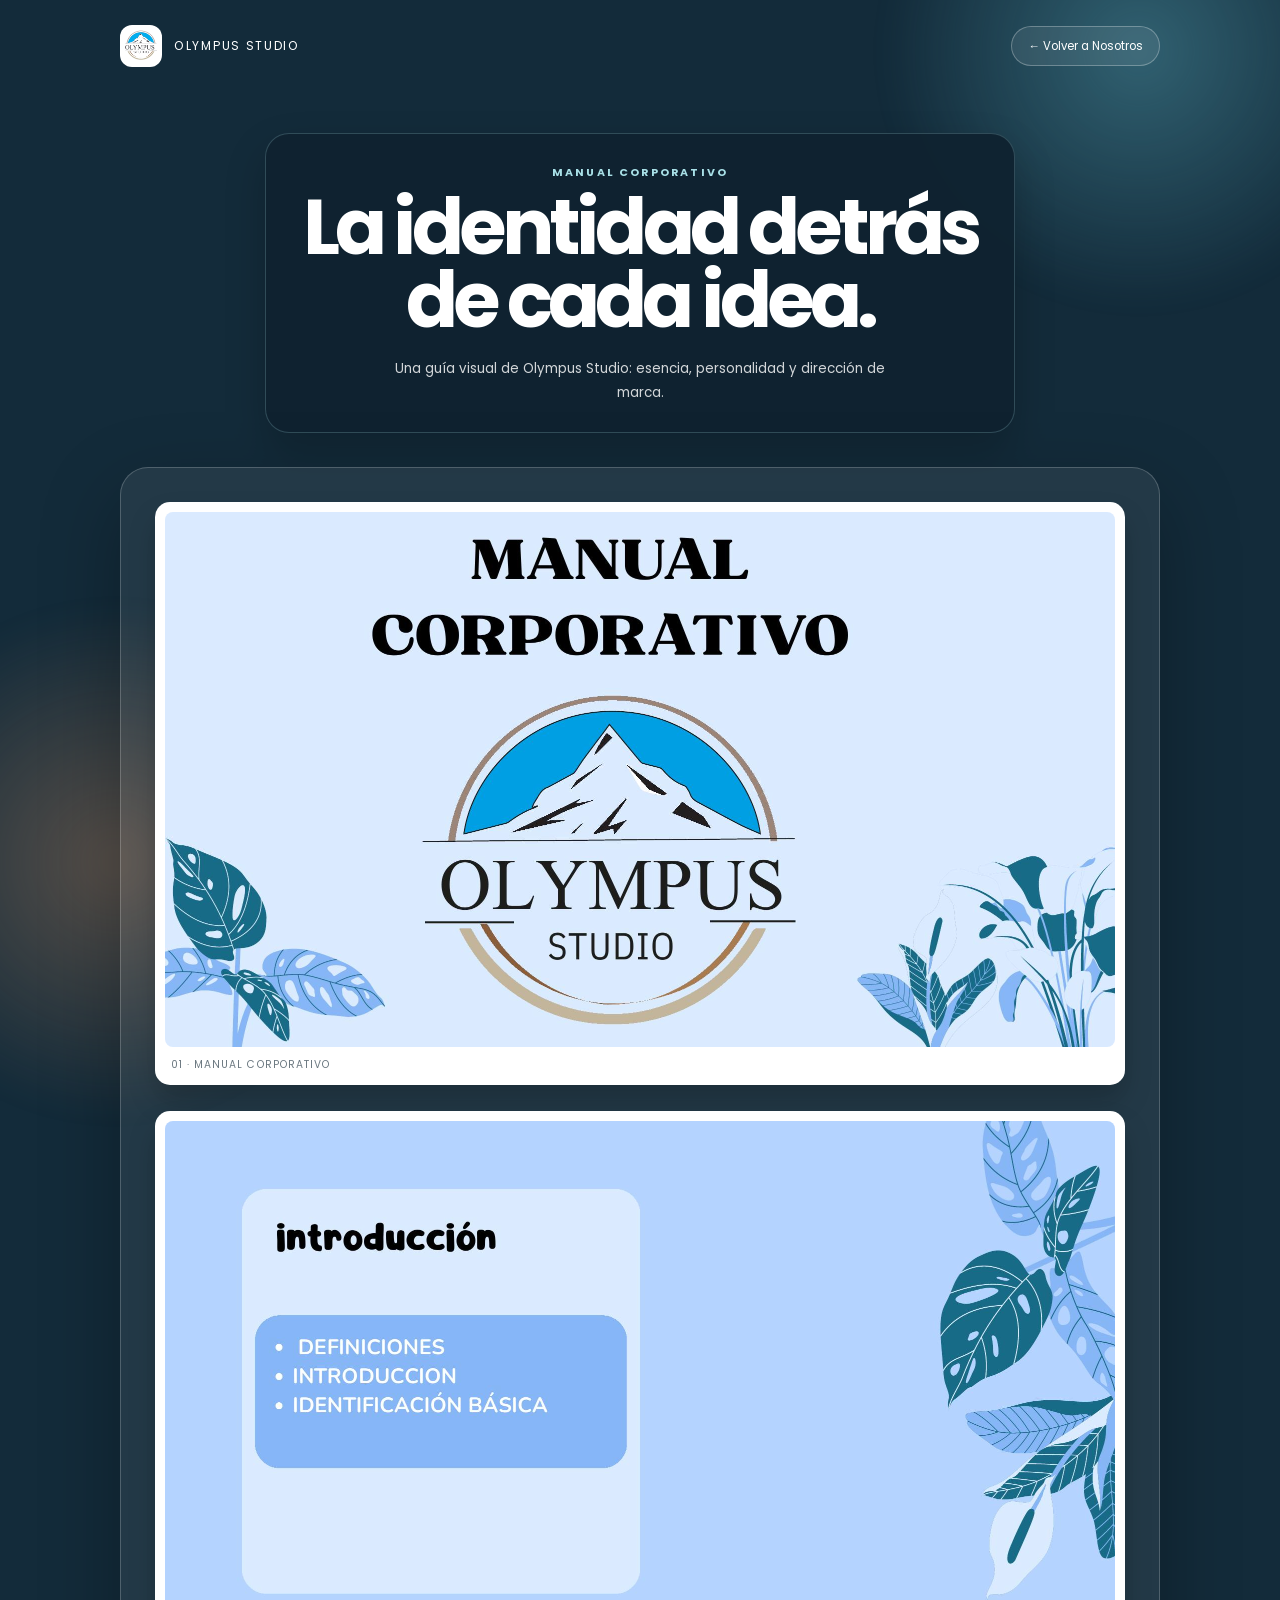
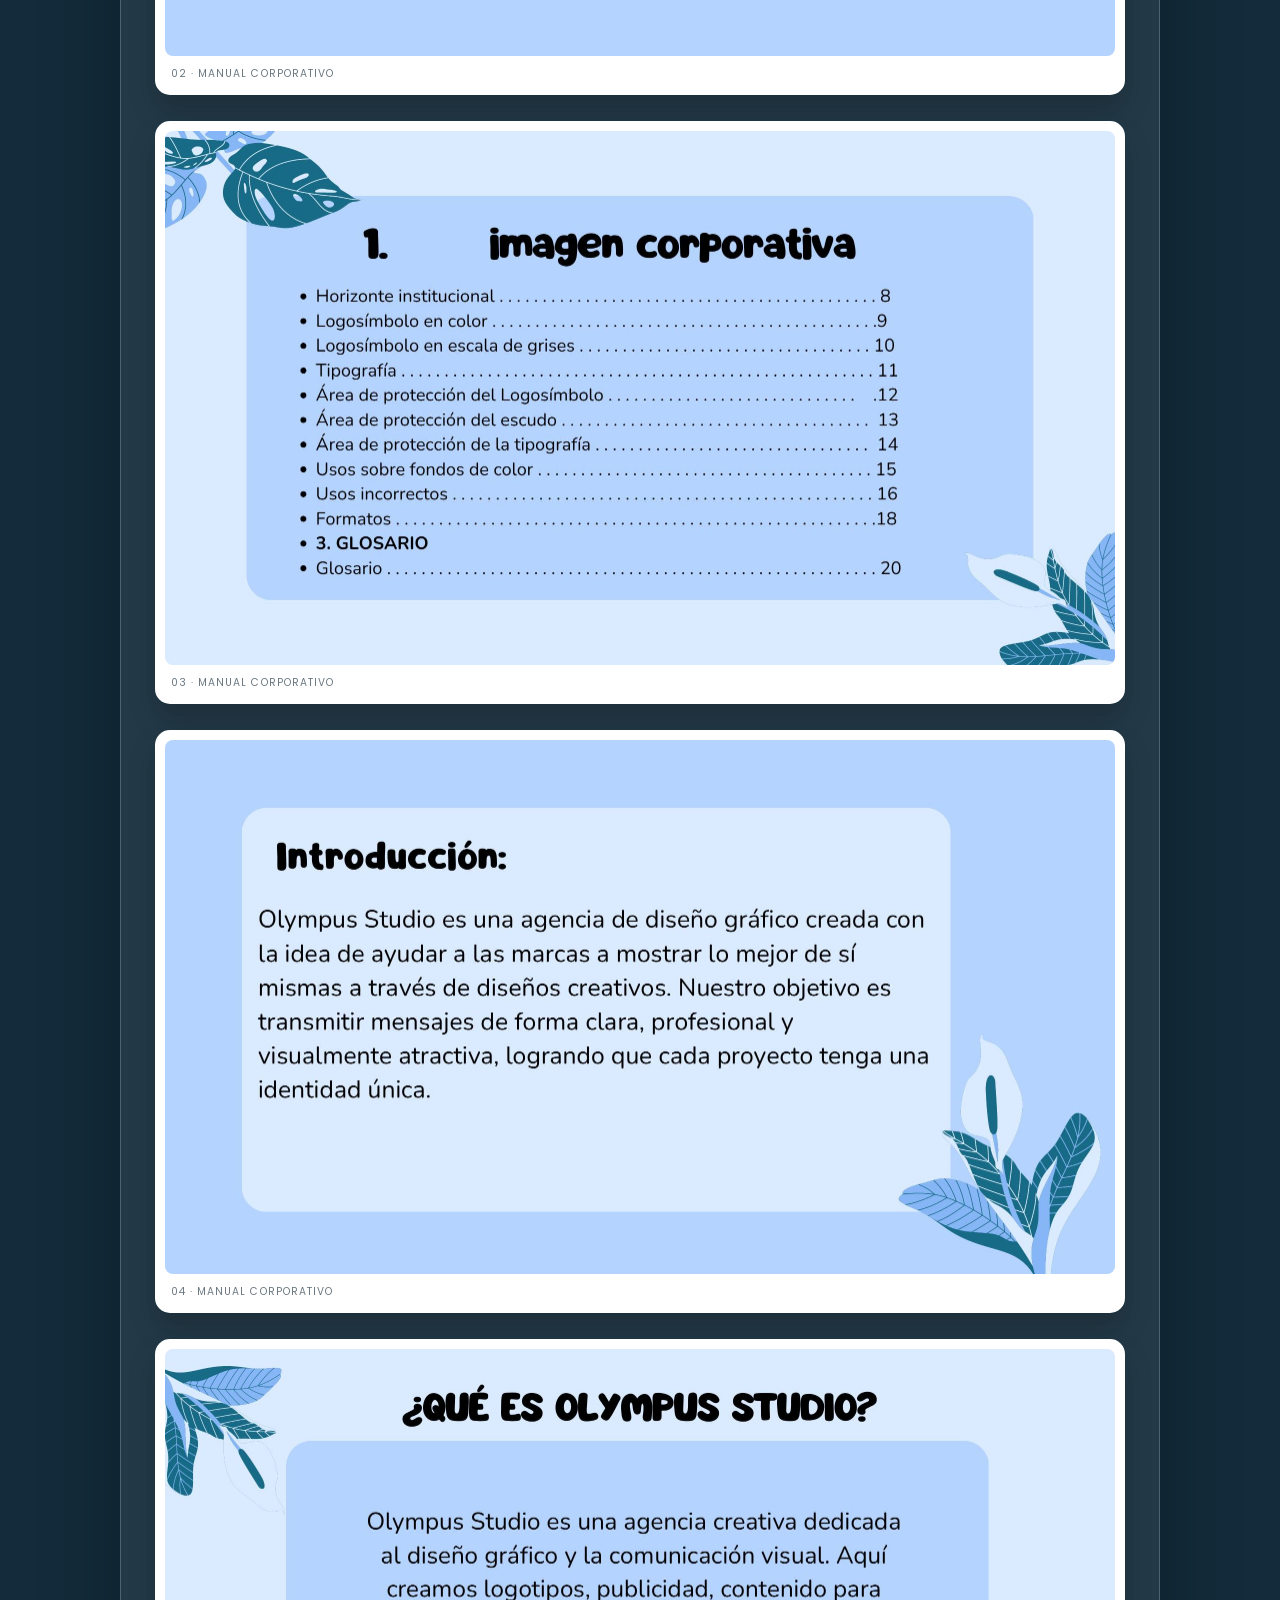
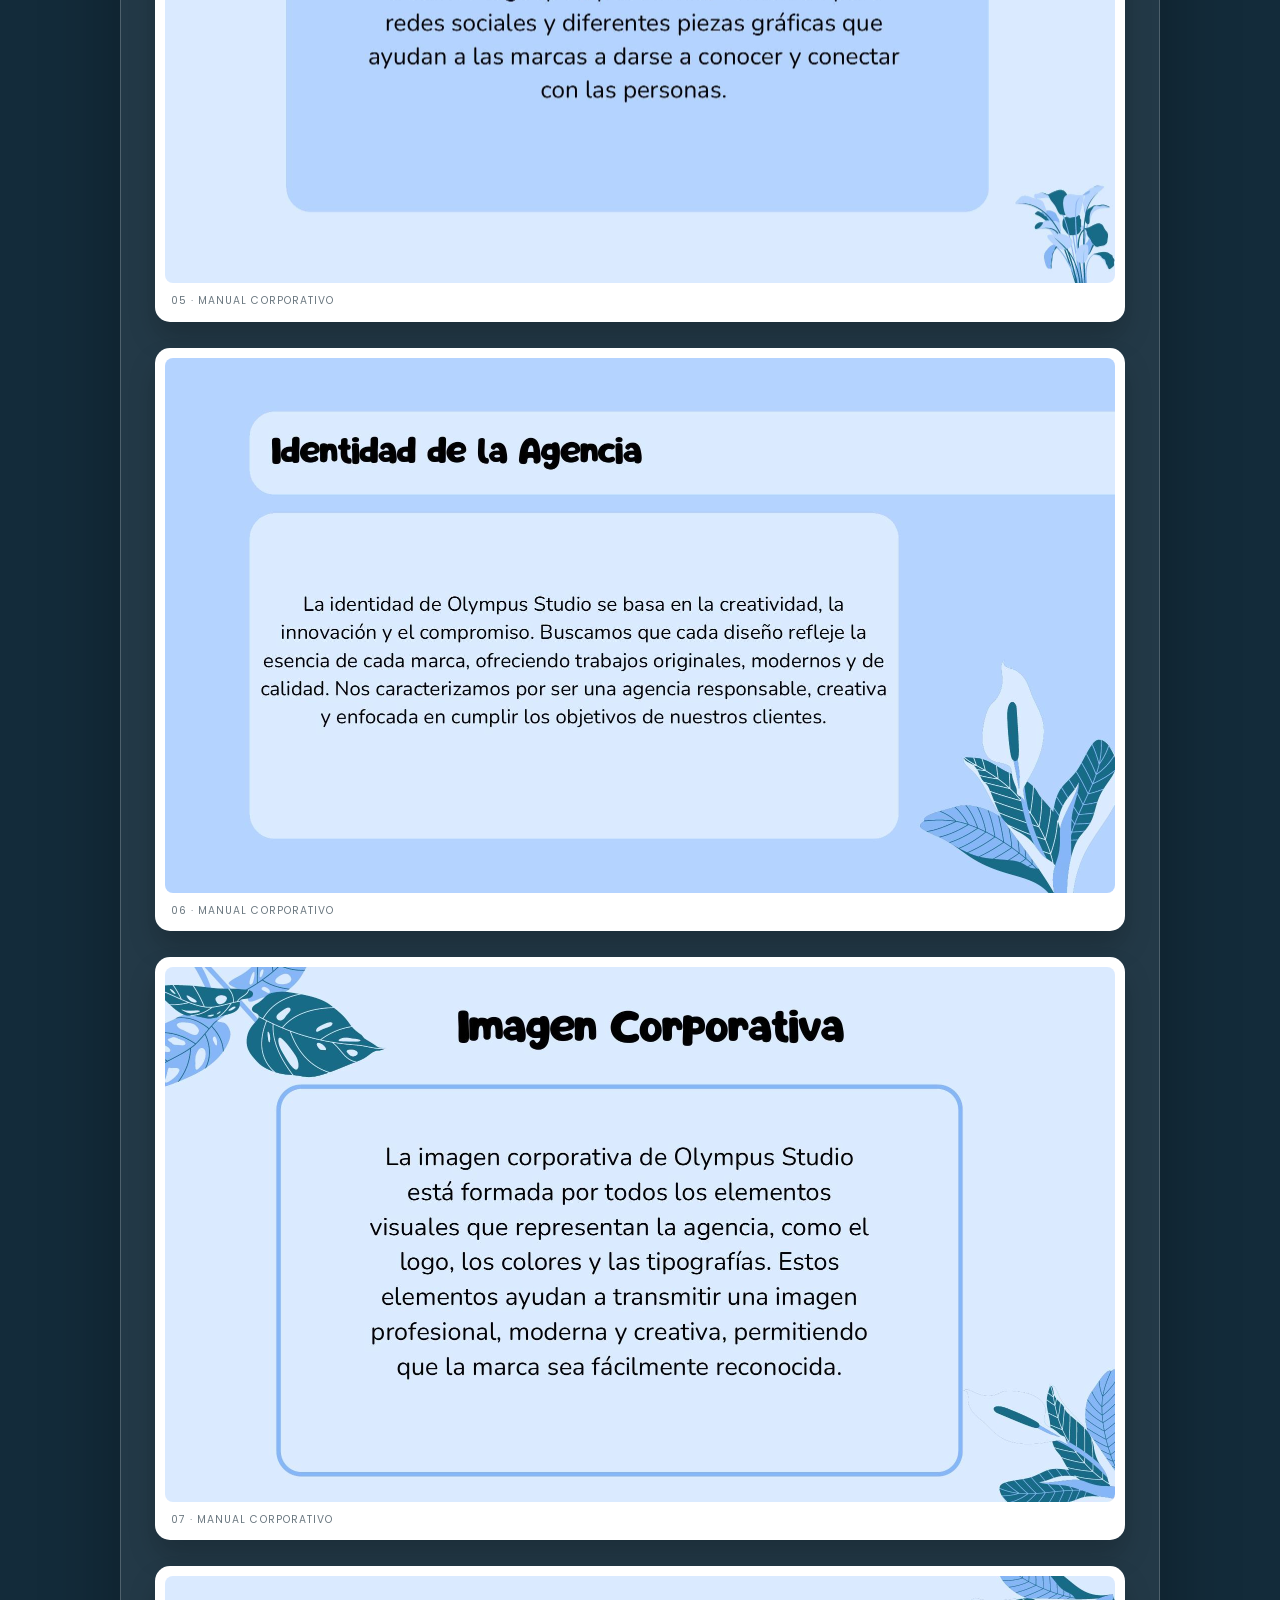
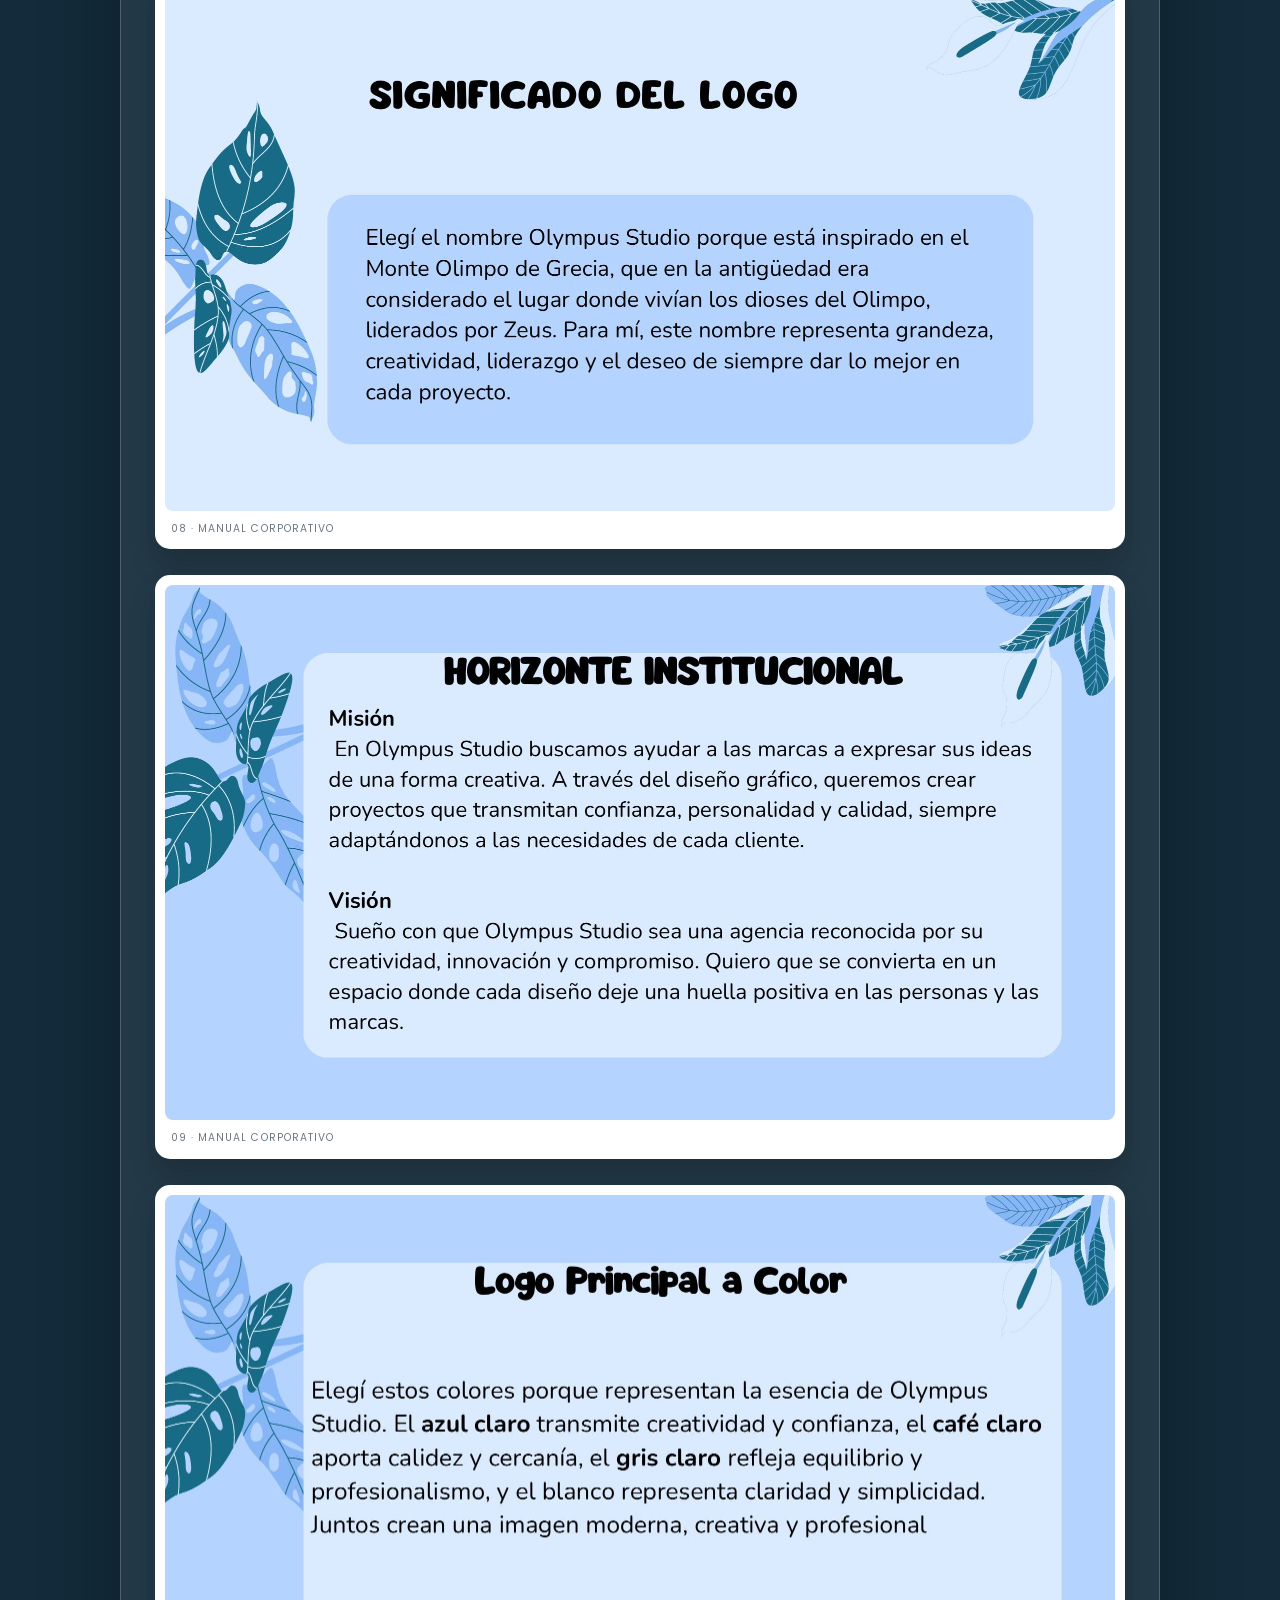
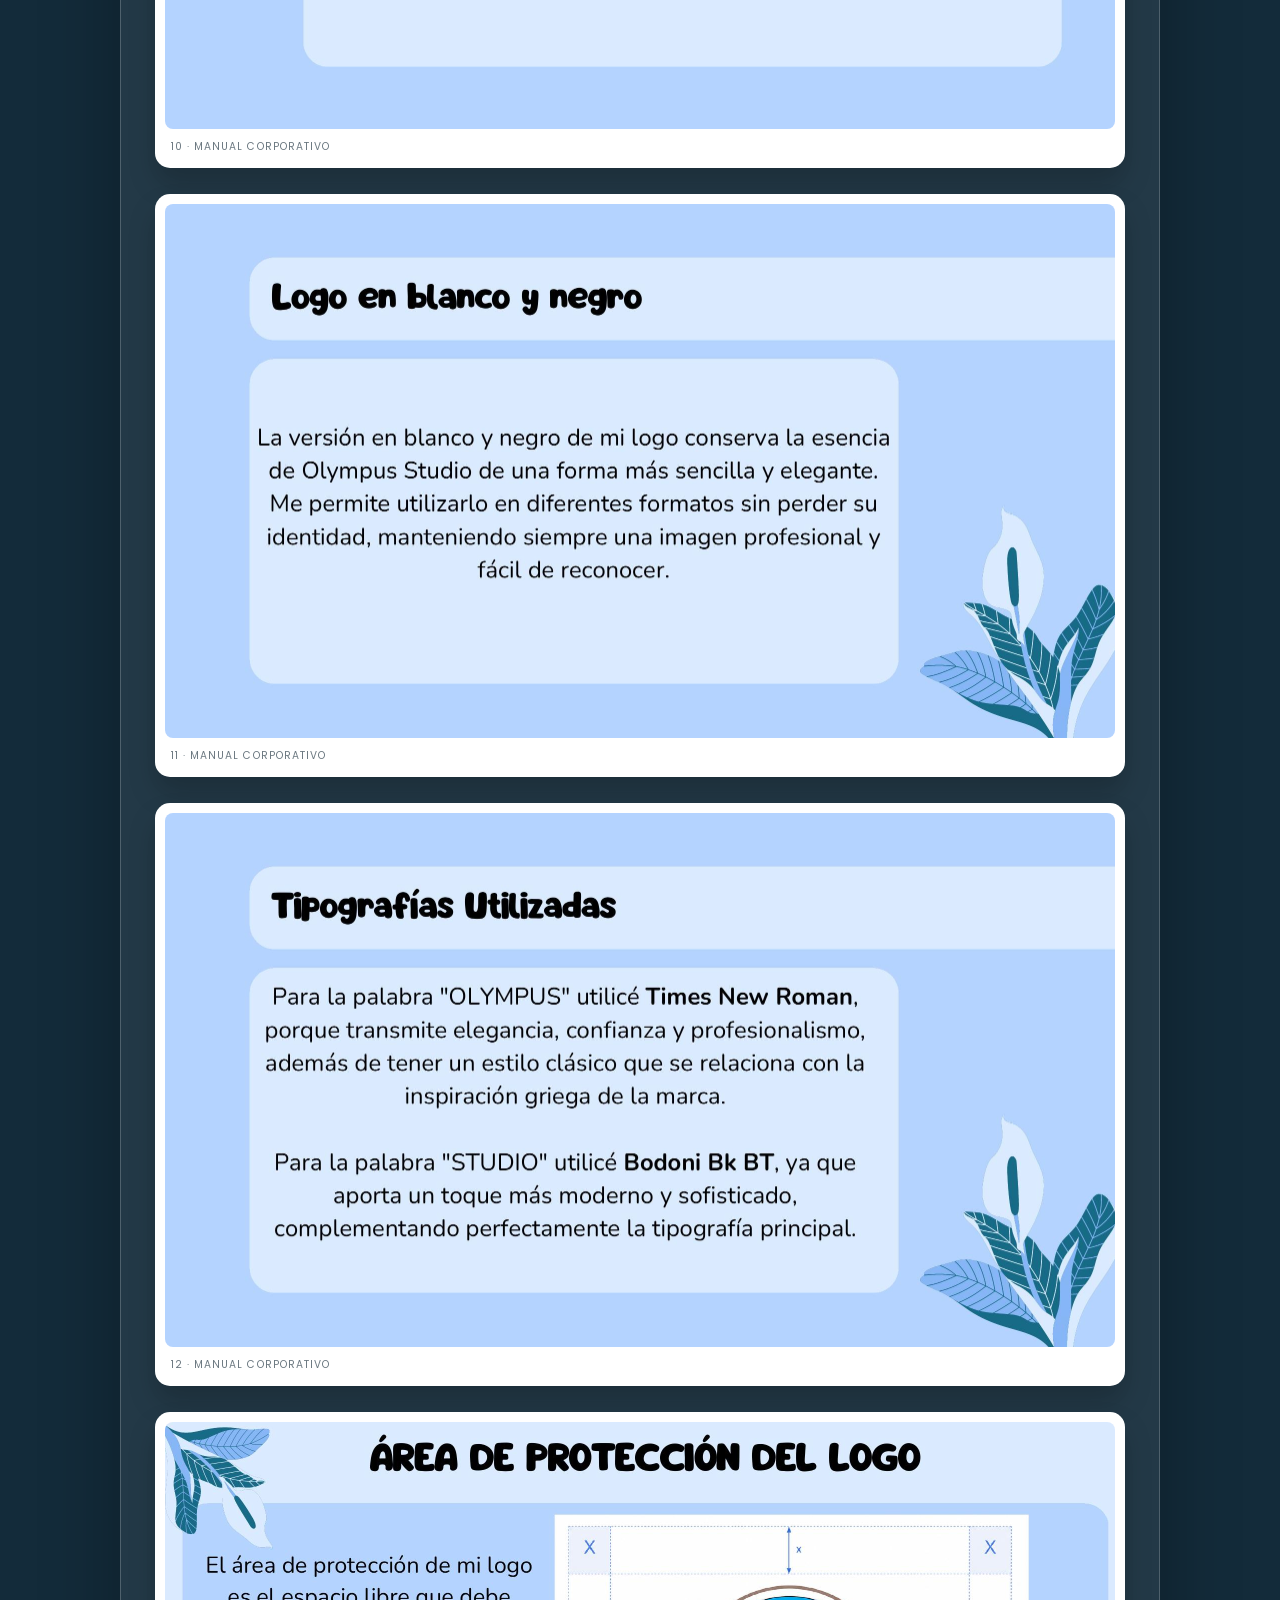
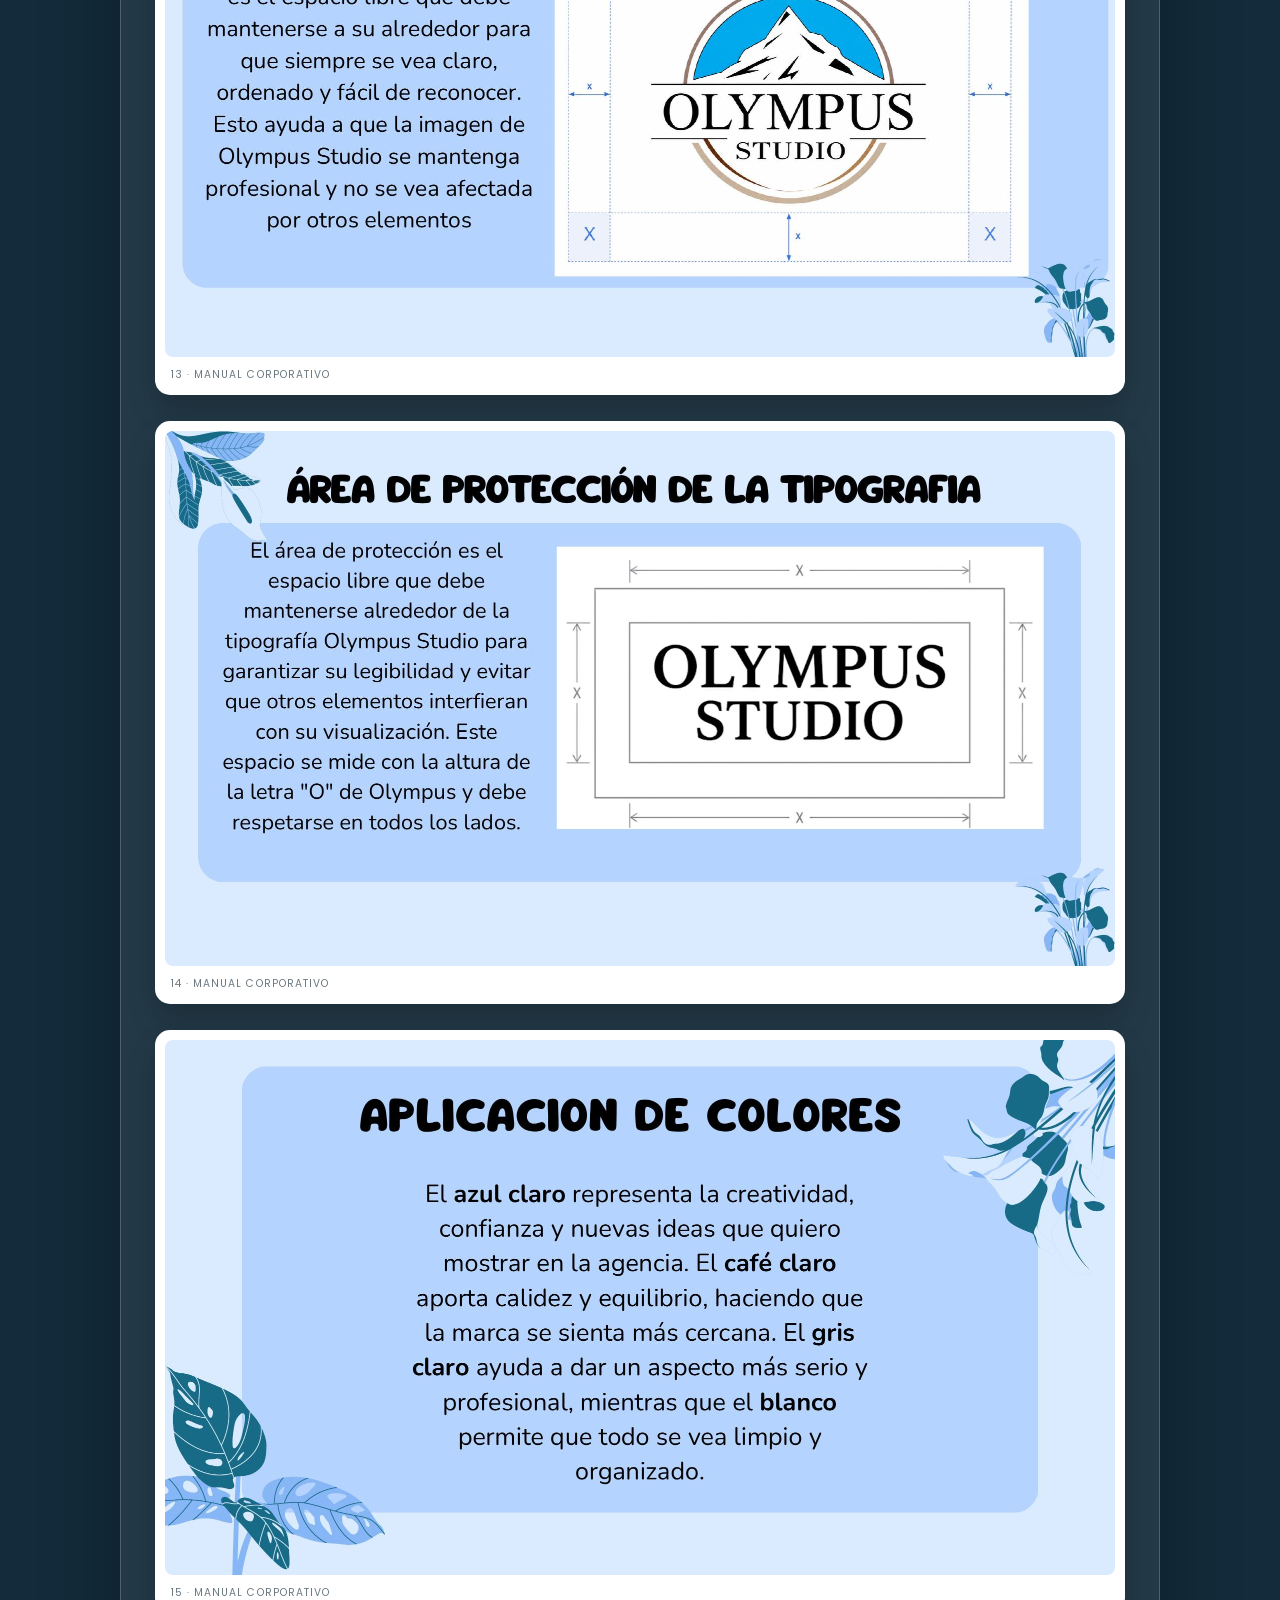
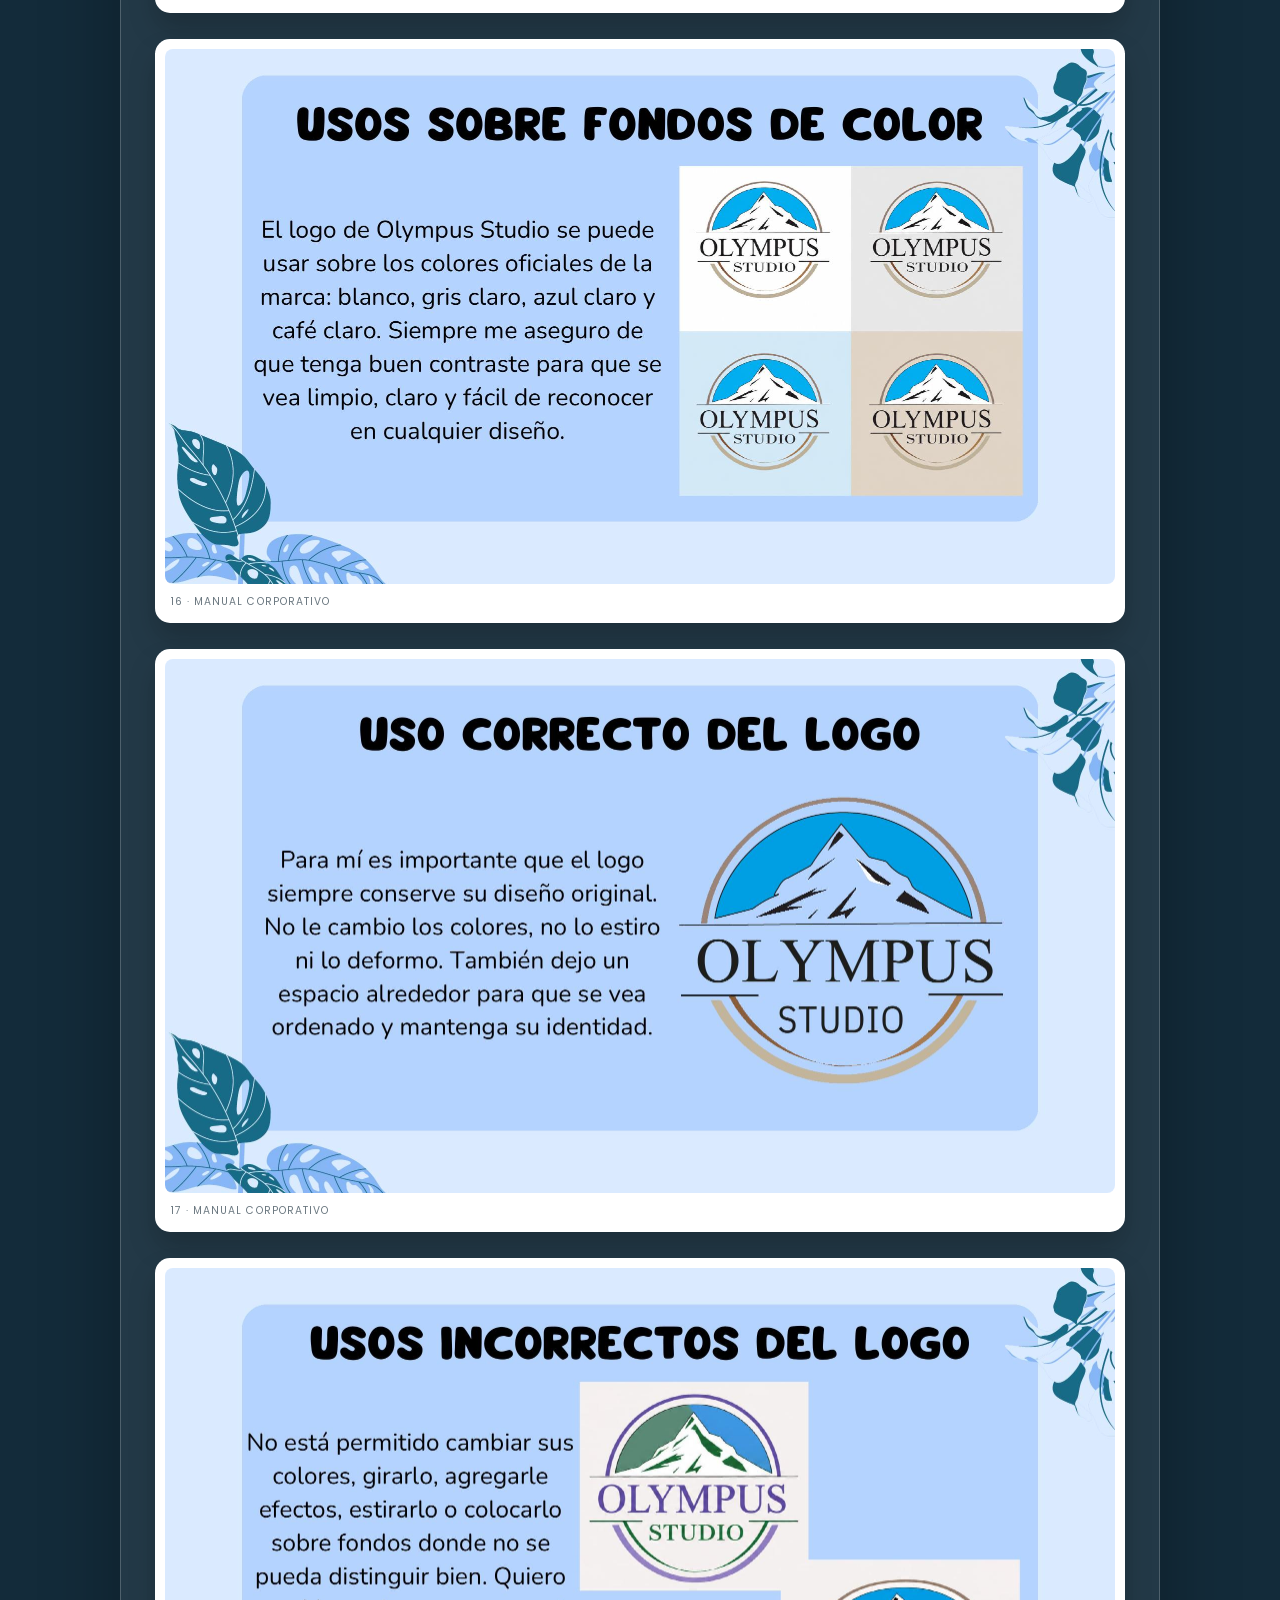
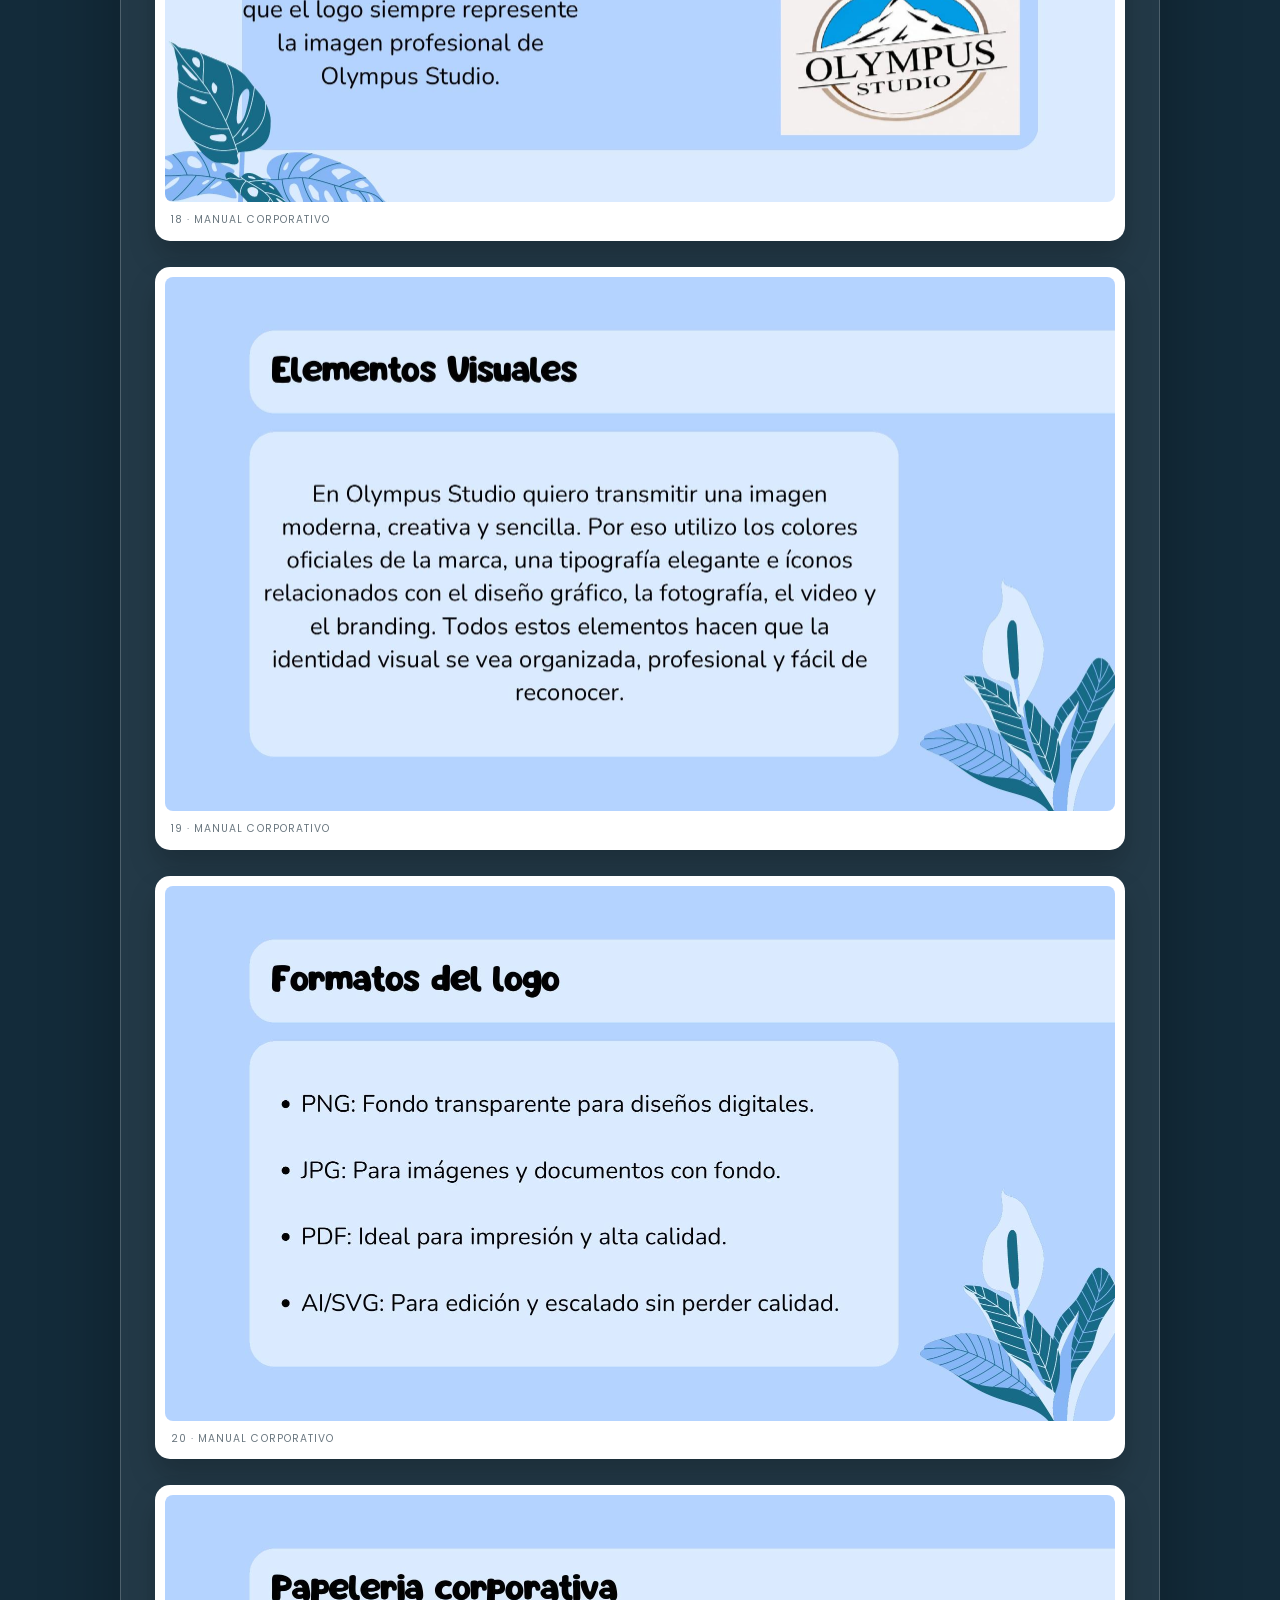
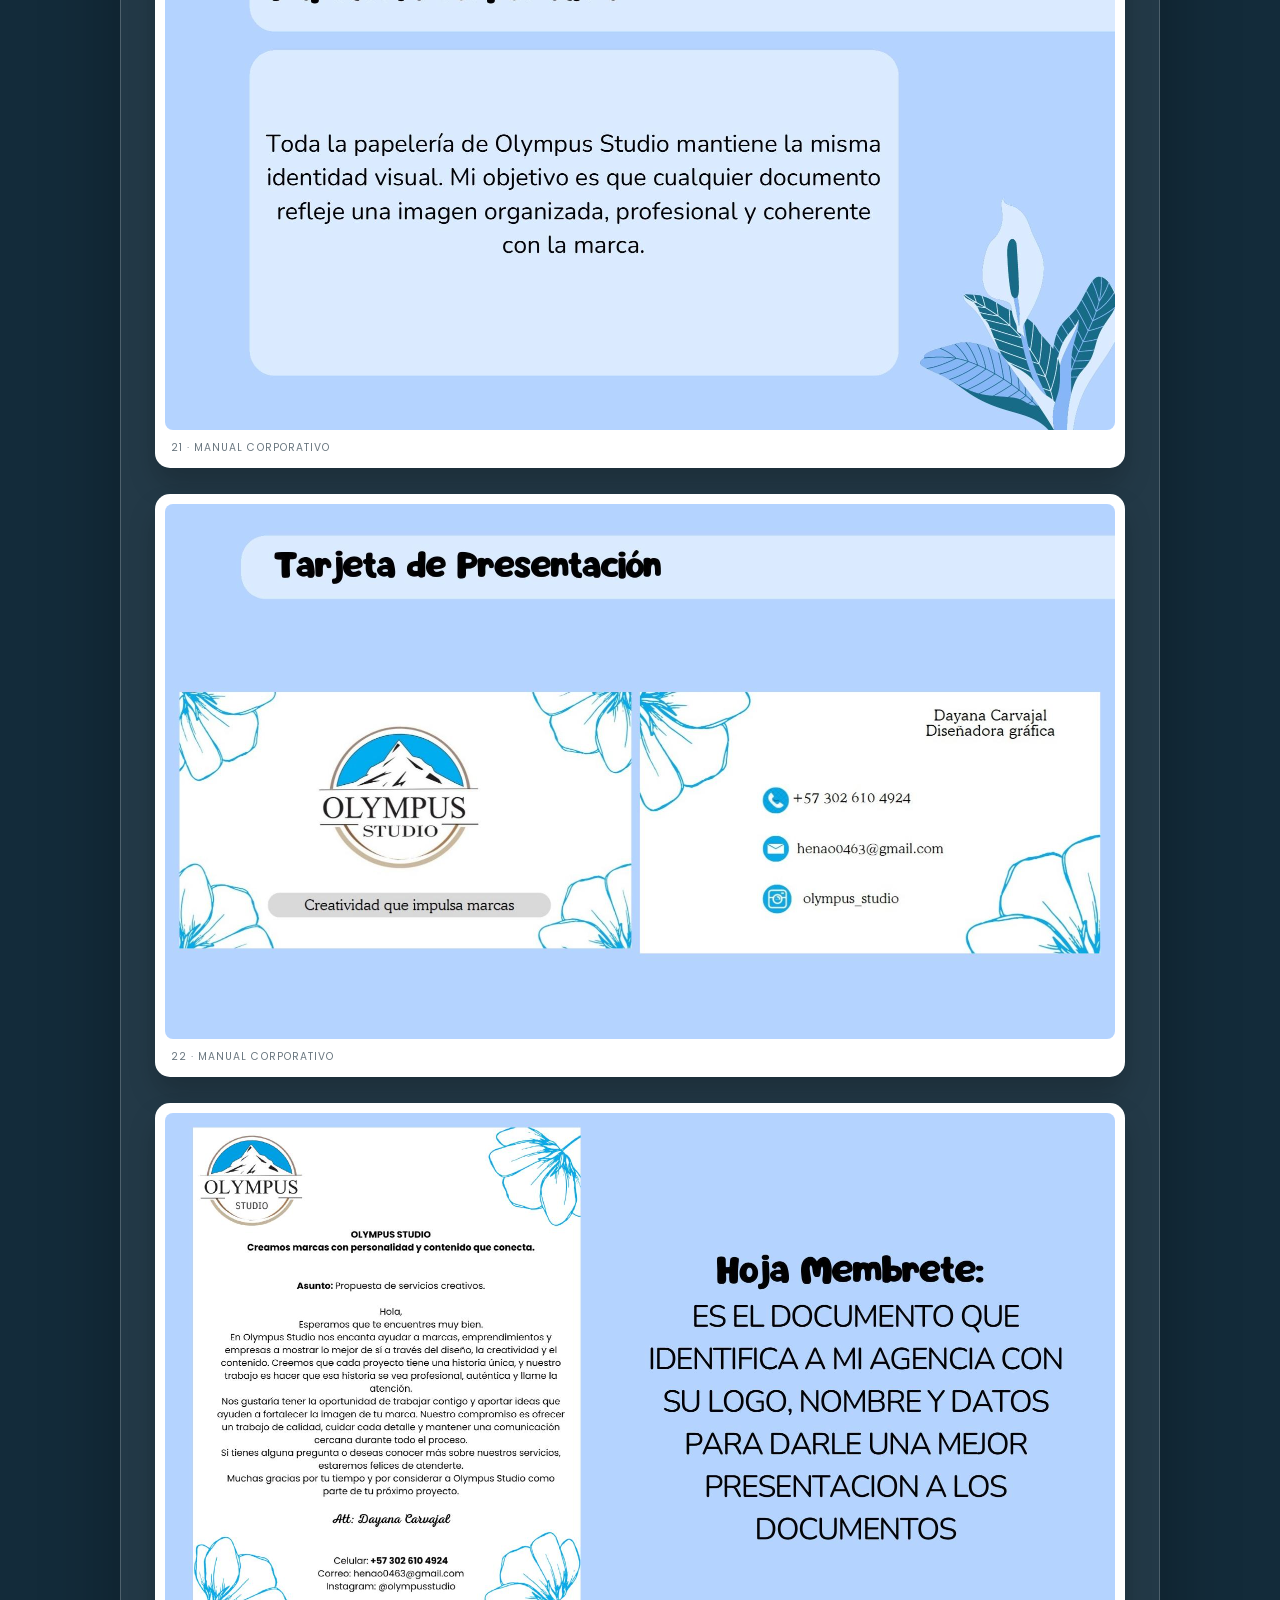
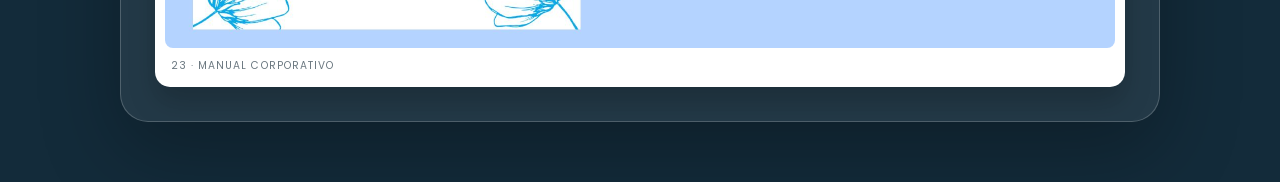
<file: manual-corporativo.html>
<!DOCTYPE html>
<html lang="es"><head><meta charset="utf-8"><meta name="viewport" content="width=device-width,initial-scale=1.0"><title>Manual corporativo — Olympus Studio</title><meta name="description" content="Manual corporativo visual de Olympus Studio."><link rel="preconnect" href="https://fonts.googleapis.com"><link rel="preconnect" href="https://fonts.gstatic.com" crossorigin><link href="https://fonts.googleapis.com/css2?family=Poppins:wght@300;400;500;600;700;800&display=swap" rel="stylesheet"><link href="css/style.css?v=2026101511" rel="stylesheet"><style>
body.manual-viewer{min-height:100vh;margin:0;background:#132b3a;color:#f8f4ed;overflow-x:hidden}.manual-viewer::before,.manual-viewer::after{content:"";position:fixed;z-index:-1;width:42vw;height:42vw;border-radius:50%;filter:blur(14px);opacity:.42;pointer-events:none}.manual-viewer::before{top:-17vw;right:-10vw;background:radial-gradient(circle,#5caec0,transparent 68%);animation:manualFloat 13s ease-in-out infinite alternate}.manual-viewer::after{bottom:-18vw;left:-12vw;background:radial-gradient(circle,#b98460,transparent 68%);animation:manualFloat 16s ease-in-out infinite alternate-reverse}.manual-shell{width:min(1040px,calc(100% - 28px));margin:auto;padding:25px 0 60px;animation:manualRise .75s cubic-bezier(.2,.8,.2,1) both}.manual-topbar{display:flex;align-items:center;justify-content:space-between;gap:18px}.manual-brand{display:flex;align-items:center;gap:12px;color:#fff;text-decoration:none;font-size:.76rem;letter-spacing:.14em;text-transform:uppercase}.manual-brand img{width:42px;height:42px;padding:5px;object-fit:contain;border-radius:12px;background:#fff}.manual-back{padding:10px 16px;border:1px solid rgba(255,255,255,.28);border-radius:999px;color:#fff;background:rgba(255,255,255,.08);text-decoration:none;font-size:.72rem;transition:transform .25s ease,background .25s ease}.manual-back:hover{transform:translateY(-2px);background:rgba(255,255,255,.16)}.manual-heading{max-width:750px;margin:66px auto 34px;padding:30px 28px 28px;text-align:center;background:rgba(15,35,48,.94)!important;border:1px solid rgba(168,224,231,.22);border-radius:24px;box-shadow:0 18px 42px rgba(0,0,0,.2)}.manual-kicker{display:block;margin-bottom:10px;color:#a8e0e7;font-size:.68rem;font-weight:700;letter-spacing:.2em;text-transform:uppercase}.manual-heading h1{margin:0;color:#fff!important;font-size:clamp(2.25rem,6vw,5rem);line-height:.95;letter-spacing:-.065em}.manual-heading p{max-width:540px;margin:20px auto 0;color:rgba(255,255,255,.82)!important;font-size:.84rem;line-height:1.75}.manual-document{display:grid;gap:26px;padding:clamp(16px,3vw,34px);border:1px solid rgba(255,255,255,.2);border-radius:28px;background:rgba(255,255,255,.07);box-shadow:0 28px 80px rgba(0,0,0,.28)}.manual-page{margin:0;padding:10px;border-radius:15px;background:#fff;box-shadow:0 16px 28px rgba(0,0,0,.2);transition:transform .3s ease,box-shadow .3s ease}.manual-page:hover{transform:translateY(-5px) scale(1.005);box-shadow:0 25px 42px rgba(0,0,0,.28)}.manual-page img{display:block;width:100%;height:auto;border-radius:8px}.manual-page figcaption{padding:10px 6px 2px;color:#6b7880;font-size:.65rem;letter-spacing:.1em;text-transform:uppercase}@keyframes manualRise{from{opacity:0;transform:translateY(20px)}to{opacity:1;transform:none}}@keyframes manualFloat{from{transform:translate3d(-2%,0,0) scale(1)}to{transform:translate3d(5%,5%,0) scale(1.12)}}@media(max-width:600px){.manual-shell{width:min(100% - 18px,1040px);padding-top:15px}.manual-topbar{align-items:flex-start;flex-direction:column}.manual-heading{margin-top:48px}.manual-document{padding:10px;border-radius:20px}}@media(prefers-reduced-motion:reduce){.manual-viewer::before,.manual-viewer::after,.manual-shell{animation:none}}
</style></head><body class="manual-viewer"><main class="manual-shell"><header class="manual-topbar"><a class="manual-brand" href="nosotros.html"><img src="img/olympus-studio-logo.png" alt="Olympus Studio"><span>Olympus Studio</span></a><a class="manual-back" href="nosotros.html">← Volver a Nosotros</a></header><section class="manual-heading"><span class="manual-kicker">Manual corporativo</span><h1>La identidad detrás de cada idea.</h1><p>Una guía visual de Olympus Studio: esencia, personalidad y dirección de marca.</p></section><section class="manual-document" aria-label="Páginas del Manual Corporativo de Olympus Studio"><figure class="manual-page"><img src="img/manual-corporativo/page-01.jpg" alt="Página 1 del Manual Corporativo de Olympus Studio" loading="lazy"><figcaption>01 · Manual corporativo</figcaption></figure>
<figure class="manual-page"><img src="img/manual-corporativo/page-02.jpg" alt="Página 2 del Manual Corporativo de Olympus Studio" loading="lazy"><figcaption>02 · Manual corporativo</figcaption></figure>
<figure class="manual-page"><img src="img/manual-corporativo/page-03.jpg" alt="Página 3 del Manual Corporativo de Olympus Studio" loading="lazy"><figcaption>03 · Manual corporativo</figcaption></figure>
<figure class="manual-page"><img src="img/manual-corporativo/page-04.jpg" alt="Página 4 del Manual Corporativo de Olympus Studio" loading="lazy"><figcaption>04 · Manual corporativo</figcaption></figure>
<figure class="manual-page"><img src="img/manual-corporativo/page-05.jpg" alt="Página 5 del Manual Corporativo de Olympus Studio" loading="lazy"><figcaption>05 · Manual corporativo</figcaption></figure>
<figure class="manual-page"><img src="img/manual-corporativo/page-06.jpg" alt="Página 6 del Manual Corporativo de Olympus Studio" loading="lazy"><figcaption>06 · Manual corporativo</figcaption></figure>
<figure class="manual-page"><img src="img/manual-corporativo/page-07.jpg" alt="Página 7 del Manual Corporativo de Olympus Studio" loading="lazy"><figcaption>07 · Manual corporativo</figcaption></figure>
<figure class="manual-page"><img src="img/manual-corporativo/page-08.jpg" alt="Página 8 del Manual Corporativo de Olympus Studio" loading="lazy"><figcaption>08 · Manual corporativo</figcaption></figure>
<figure class="manual-page"><img src="img/manual-corporativo/page-09.jpg" alt="Página 9 del Manual Corporativo de Olympus Studio" loading="lazy"><figcaption>09 · Manual corporativo</figcaption></figure>
<figure class="manual-page"><img src="img/manual-corporativo/page-10.jpg" alt="Página 10 del Manual Corporativo de Olympus Studio" loading="lazy"><figcaption>10 · Manual corporativo</figcaption></figure>
<figure class="manual-page"><img src="img/manual-corporativo/page-11.jpg" alt="Página 11 del Manual Corporativo de Olympus Studio" loading="lazy"><figcaption>11 · Manual corporativo</figcaption></figure>
<figure class="manual-page"><img src="img/manual-corporativo/page-12.jpg" alt="Página 12 del Manual Corporativo de Olympus Studio" loading="lazy"><figcaption>12 · Manual corporativo</figcaption></figure>
<figure class="manual-page"><img src="img/manual-corporativo/page-13.jpg" alt="Página 13 del Manual Corporativo de Olympus Studio" loading="lazy"><figcaption>13 · Manual corporativo</figcaption></figure>
<figure class="manual-page"><img src="img/manual-corporativo/page-14.jpg" alt="Página 14 del Manual Corporativo de Olympus Studio" loading="lazy"><figcaption>14 · Manual corporativo</figcaption></figure>
<figure class="manual-page"><img src="img/manual-corporativo/page-15.jpg" alt="Página 15 del Manual Corporativo de Olympus Studio" loading="lazy"><figcaption>15 · Manual corporativo</figcaption></figure>
<figure class="manual-page"><img src="img/manual-corporativo/page-16.jpg" alt="Página 16 del Manual Corporativo de Olympus Studio" loading="lazy"><figcaption>16 · Manual corporativo</figcaption></figure>
<figure class="manual-page"><img src="img/manual-corporativo/page-17.jpg" alt="Página 17 del Manual Corporativo de Olympus Studio" loading="lazy"><figcaption>17 · Manual corporativo</figcaption></figure>
<figure class="manual-page"><img src="img/manual-corporativo/page-18.jpg" alt="Página 18 del Manual Corporativo de Olympus Studio" loading="lazy"><figcaption>18 · Manual corporativo</figcaption></figure>
<figure class="manual-page"><img src="img/manual-corporativo/page-19.jpg" alt="Página 19 del Manual Corporativo de Olympus Studio" loading="lazy"><figcaption>19 · Manual corporativo</figcaption></figure>
<figure class="manual-page"><img src="img/manual-corporativo/page-20.jpg" alt="Página 20 del Manual Corporativo de Olympus Studio" loading="lazy"><figcaption>20 · Manual corporativo</figcaption></figure>
<figure class="manual-page"><img src="img/manual-corporativo/page-21.jpg" alt="Página 21 del Manual Corporativo de Olympus Studio" loading="lazy"><figcaption>21 · Manual corporativo</figcaption></figure>
<figure class="manual-page"><img src="img/manual-corporativo/page-22.jpg" alt="Página 22 del Manual Corporativo de Olympus Studio" loading="lazy"><figcaption>22 · Manual corporativo</figcaption></figure>
<figure class="manual-page"><img src="img/manual-corporativo/page-23.jpg" alt="Página 23 del Manual Corporativo de Olympus Studio" loading="lazy"><figcaption>23 · Manual corporativo</figcaption></figure></section></main></body></html>
</file>
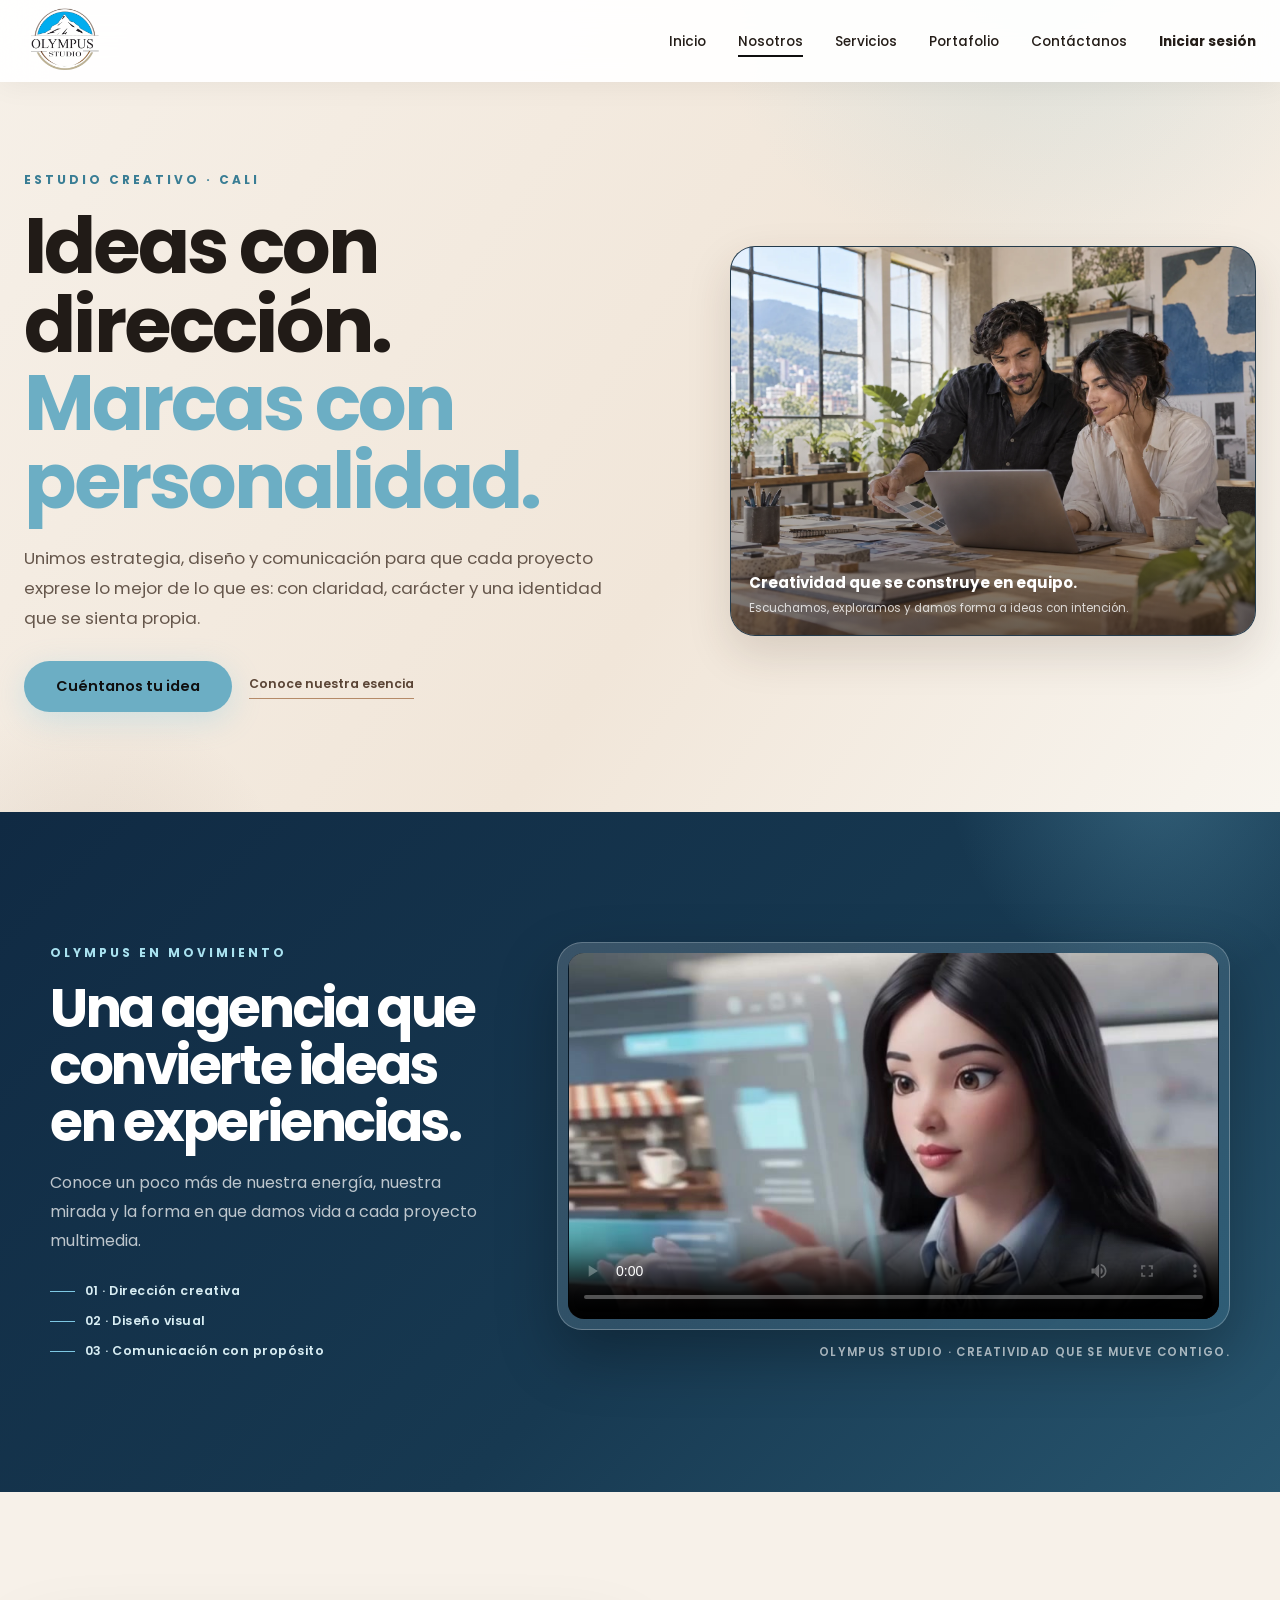
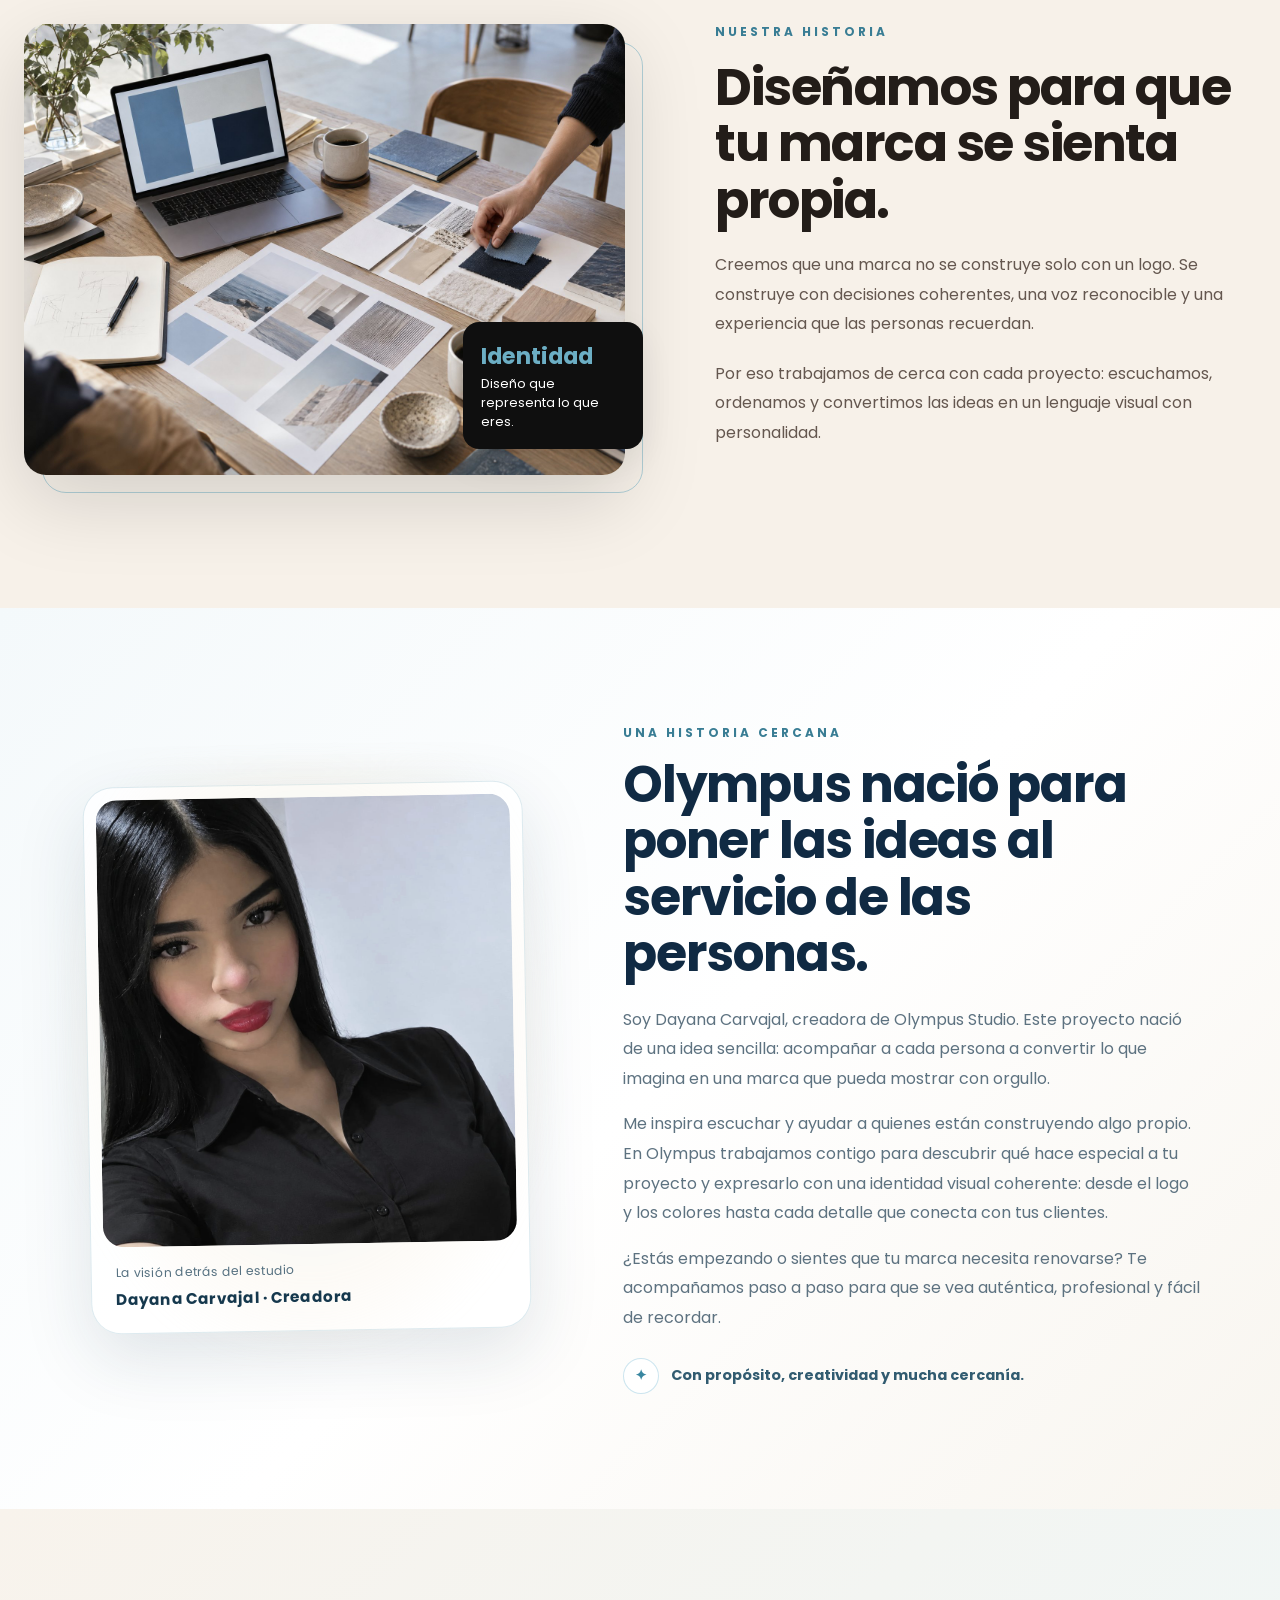
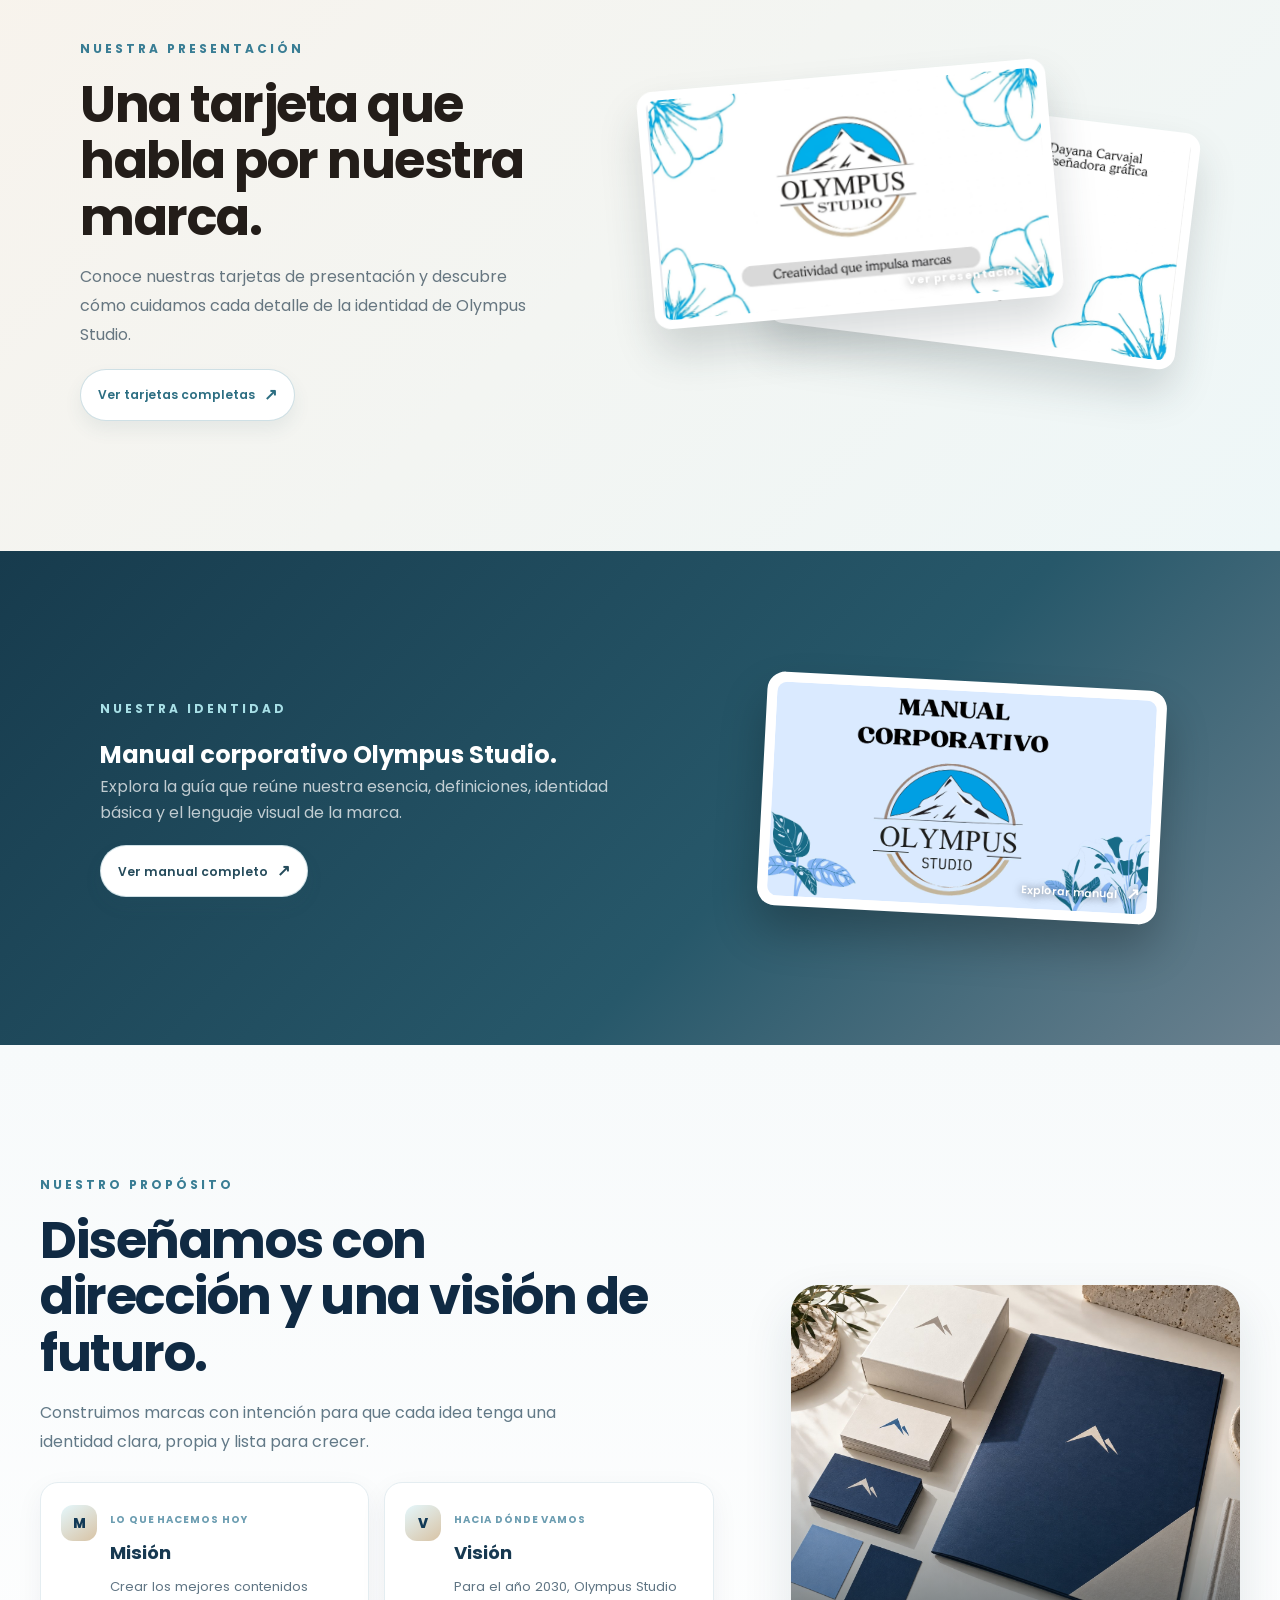
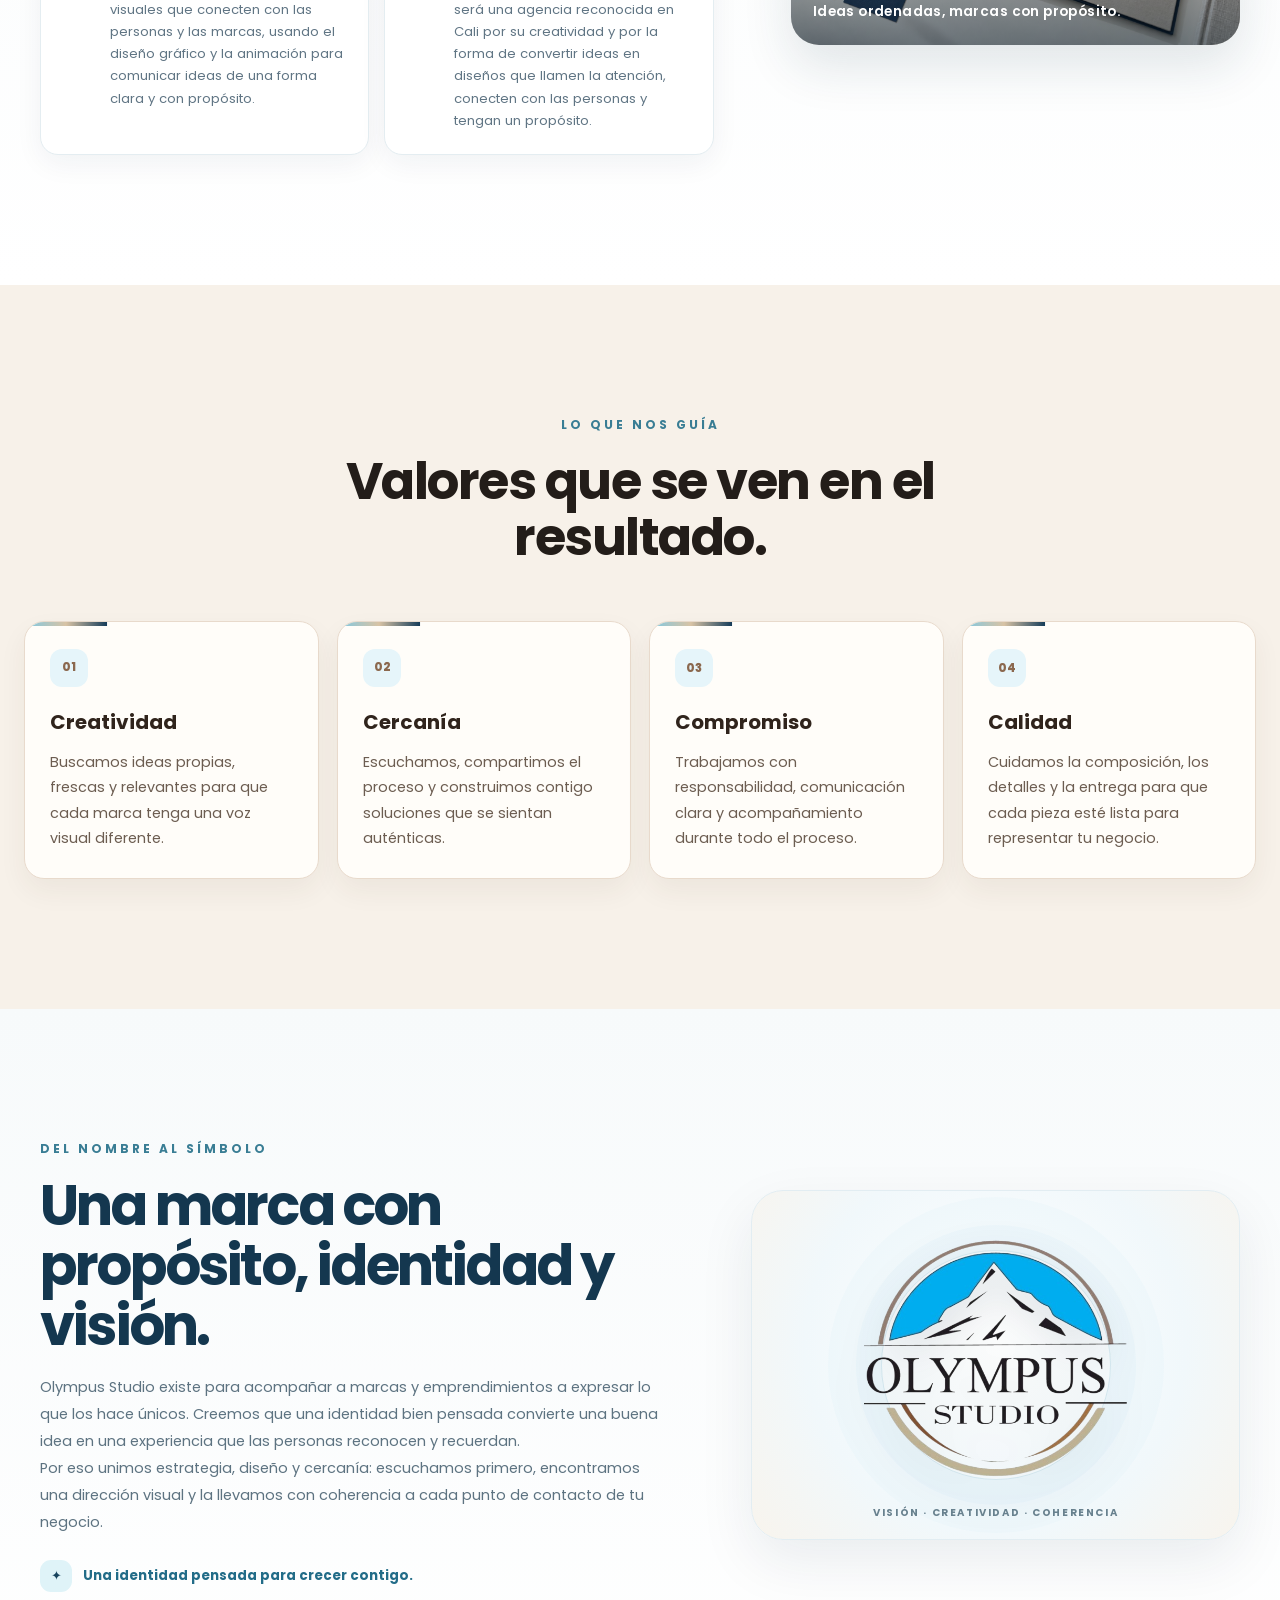
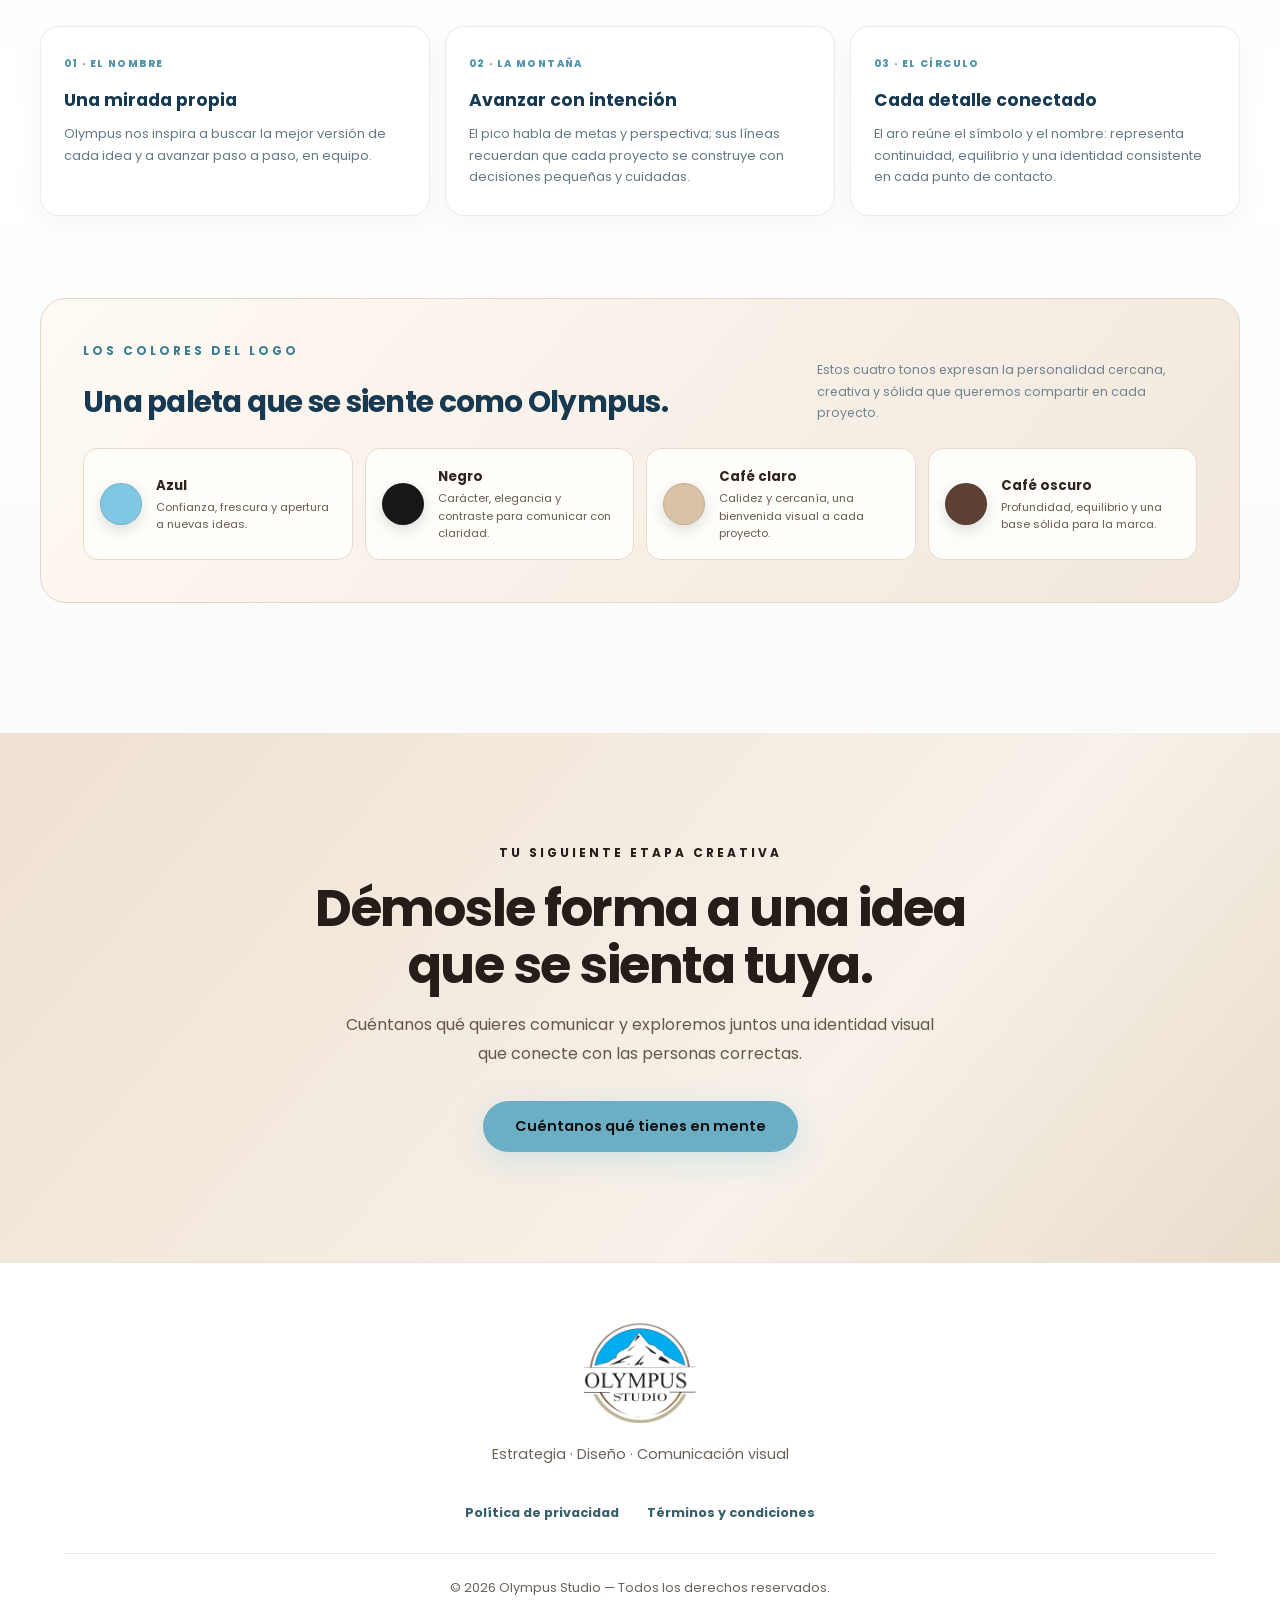
<file: nosotros.html>
<!DOCTYPE html>
<html lang="es"><head><meta charset="utf-8"/><meta content="width=device-width, initial-scale=1.0" name="viewport"/><title>Nosotros — Olympus Studio</title><meta content="Conoce la filosofía, valores e identidad visual de Olympus Studio." name="description"/><link href="https://fonts.googleapis.com" rel="preconnect"/><link crossorigin="" href="https://fonts.gstatic.com" rel="preconnect"/><link href="https://fonts.googleapis.com/css2?family=Poppins:wght@300;400;500;600;700;800&amp;display=swap" rel="stylesheet"/><link href="css/style.css?v=2026101511" rel="stylesheet"/><link href="img/favicon-128.png?v=3" rel="icon" sizes="128x128" type="image/png"/><link href="img/olympus-studio-logo.png" rel="apple-touch-icon"/></head><body data-page="nosotros"><nav aria-label="Navegación principal" class="navbar page-navbar" id="navbar" role="navigation"><div class="navbar-inner"><a aria-label="Olympus Studio, inicio" class="nav-logo" href="index.html"><img alt="Logo de Olympus Studio" class="brand-logo" src="img/olympus-studio-logo.png"/></a><ul class="nav-links" id="navLinks"><li><a class="nav-link" data-page-link="inicio" href="index.html">Inicio</a></li><li><a class="nav-link" data-page-link="nosotros" href="nosotros.html">Nosotros</a></li><li><a class="nav-link" data-page-link="servicios" href="servicios.html">Servicios</a></li><li><a class="nav-link" data-page-link="portafolio" href="portafolio.html">Portafolio</a></li><li><a class="nav-link" data-page-link="contactanos" href="contactanos.html">Contáctanos</a></li><li><a class="nav-link nav-login-link" href="login.html">Iniciar sesión</a></li></ul><button aria-expanded="false" aria-label="Abrir menú" class="mobile-toggle" id="mobileToggle"><span></span><span></span><span></span></button></div></nav><main><section aria-labelledby="aboutHeroTitle" class="page-hero about-hero"><div class="page-hero-inner"><div class="page-hero-copy"><span class="page-hero-kicker">Estudio creativo · Cali</span><h1 id="aboutHeroTitle">Ideas con dirección. <span>Marcas con personalidad.</span></h1><p>Unimos estrategia, diseño y comunicación para que cada proyecto exprese lo mejor de lo que es: con claridad, carácter y una identidad que se sienta propia.</p><div class="about-hero-actions"><a class="btn btn-primary" href="contactanos.html">Cuéntanos tu idea</a><a class="about-hero-secondary" href="#brandIdentityTitle">Conoce nuestra esencia</a></div></div><figure class="about-hero-visual"><img alt="Dos profesionales creativos conversan y definen una identidad visual en equipo" fetchpriority="high" src="img/optimized/creative-collaboration-studio.webp"/><figcaption><strong>Creatividad que se construye en equipo.</strong><span>Escuchamos, exploramos y damos forma a ideas con intención.</span></figcaption></figure></div></section><section aria-labelledby="agencyVideoTitle" class="multipage-section agency-video-section"><div class="agency-video-inner"><div class="agency-video-copy"><span class="section-kicker">Olympus en movimiento</span><h2 id="agencyVideoTitle">Una agencia que convierte ideas en experiencias.</h2><p>Conoce un poco más de nuestra energía, nuestra mirada y la forma en que damos vida a cada proyecto multimedia.</p><div class="agency-video-meta"><span>01 · Dirección creativa</span><span>02 · Diseño visual</span><span>03 · Comunicación con propósito</span></div></div><figure class="agency-video-media"><div class="agency-video-frame"><video aria-label="Video de la agencia multimedia Olympus Studio" controls playsinline preload="metadata" poster="img/video-dayana-poster.jpg"><source src="img/video-dayana-agencia.mp4" type="video/mp4"/>Tu navegador no puede reproducir este video.</video></div><figcaption>Olympus Studio · creatividad que se mueve contigo.</figcaption></figure></div></section><section class="multipage-section"><div class="split-layout"><div class="visual-frame"><img alt="Mesa de trabajo creativo con referencias de identidad de marca" decoding="async" loading="lazy" src="img/studio-strategy-workshop.jpg"/><div class="visual-stamp"><strong>Identidad</strong>Diseño que representa lo que eres.</div></div><div class="copy-block"><span class="section-kicker">Nuestra historia</span><h2>Diseñamos para que tu marca se sienta propia.</h2><p>Creemos que una marca no se construye solo con un logo. Se construye con decisiones coherentes, una voz reconocible y una experiencia que las personas recuerdan.</p><p>Por eso trabajamos de cerca con cada proyecto: escuchamos, ordenamos y convertimos las ideas en un lenguaje visual con personalidad.</p></div></div></section><section aria-labelledby="founder-title" class="founder-section"><div class="founder-inner"><figure class="founder-portrait"><span aria-hidden="true" class="founder-glow"></span><img alt="Dayana Carvajal, creadora de Olympus Studio" decoding="async" loading="lazy" src="img/dayana-carvajal.jpg"/><figcaption><span>La visión detrás del estudio</span><strong>Dayana Carvajal · Creadora</strong></figcaption></figure><div class="founder-copy"><span class="section-kicker">Una historia cercana</span><h2 id="founder-title">Olympus nació para poner las ideas al servicio de las personas.</h2><p>Soy Dayana Carvajal, creadora de Olympus Studio. Este proyecto nació de una idea sencilla: acompañar a cada persona a convertir lo que imagina en una marca que pueda mostrar con orgullo.</p><p>Me inspira escuchar y ayudar a quienes están construyendo algo propio. En Olympus trabajamos contigo para descubrir qué hace especial a tu proyecto y expresarlo con una identidad visual coherente: desde el logo y los colores hasta cada detalle que conecta con tus clientes.</p><p>¿Estás empezando o sientes que tu marca necesita renovarse? Te acompañamos paso a paso para que se vea auténtica, profesional y fácil de recordar.</p><div class="founder-signature"><span aria-hidden="true">✦</span><span>Con propósito, creatividad y mucha cercanía.</span></div></div></div></section><section id="tarjetasPresentacion" aria-labelledby="cardsTitle" class="multipage-section business-cards-section">
  <div class="business-cards-inner">
    <div class="section-heading">
      <span class="section-kicker">Nuestra presentación</span>
      <h2 id="cardsTitle">Una tarjeta que habla por nuestra marca.</h2>
      <p>Conoce nuestras tarjetas de presentación y descubre cómo cuidamos cada detalle de la identidad de Olympus Studio.</p>
      <a class="business-cards-link" href="tarjetas-presentacion.html" target="_blank" rel="noopener">Ver tarjetas completas <span aria-hidden="true">↗</span></a>
    </div>
    <a class="business-cards-preview" href="tarjetas-presentacion.html" target="_blank" rel="noopener" aria-label="Abrir las tarjetas de presentación de Dayana Carvajal">
      <span class="business-card-sheet business-card-sheet-back"><img src="img/tarjeta-dayana-reverso.jpeg" alt="Reverso de la tarjeta de presentación de Dayana Carvajal" loading="lazy"></span>
      <span class="business-card-sheet business-card-sheet-front"><img src="img/tarjeta-dayana-frente.jpeg" alt="Frente de la tarjeta de presentación de Dayana Carvajal" loading="lazy"><b>Ver presentación <i aria-hidden="true">↗</i></b></span>
    </a>
  </div>
</section><section id="manualCorporativo" aria-labelledby="manualTitle" class="multipage-section manual-corporativo-section">
  <div class="manual-corporativo-inner">
    <div class="manual-corporativo-copy">
      <span class="section-kicker">Nuestra identidad</span>
      <h2 id="manualTitle">Manual corporativo Olympus Studio.</h2>
      <p>Explora la guía que reúne nuestra esencia, definiciones, identidad básica y el lenguaje visual de la marca.</p>
      <a class="business-cards-link" href="manual-corporativo.html" target="_blank" rel="noopener">Ver manual completo <span aria-hidden="true">↗</span></a>
    </div>
    <a class="manual-corporativo-cover" href="manual-corporativo.html" target="_blank" rel="noopener" aria-label="Abrir el manual corporativo de Olympus Studio">
      <img src="img/manual-corporativo/page-01.jpg" alt="Portada del Manual Corporativo de Olympus Studio" loading="lazy">
      <span>Explorar manual <b aria-hidden="true">↗</b></span>
    </a>
  </div>
</section><section aria-labelledby="missionVisionTitle" class="multipage-section mission-vision-section"><div class="mission-vision-inner"><div class="mission-vision-content"><div class="section-heading"><span class="section-kicker">Nuestro propósito</span><h2 id="missionVisionTitle">Diseñamos con dirección y una visión de futuro.</h2><p>Construimos marcas con intención para que cada idea tenga una identidad clara, propia y lista para crecer.</p></div><div class="mission-vision-cards"><article class="mission-vision-card"><span aria-hidden="true" class="mission-vision-mark">M</span><div><span class="mission-vision-label">Lo que hacemos hoy</span><h3>Misión</h3><p>Crear los mejores contenidos visuales que conecten con las personas y las marcas, usando el diseño gráfico y la animación para comunicar ideas de una forma clara y con propósito.</p></div></article><article class="mission-vision-card"><span aria-hidden="true" class="mission-vision-mark">V</span><div><span class="mission-vision-label">Hacia dónde vamos</span><h3>Visión</h3><p>Para el año 2030, Olympus Studio será una agencia reconocida en Cali por su creatividad y por la forma de convertir ideas en diseños que llamen la atención, conecten con las personas y tengan un propósito.</p></div></article></div></div><figure class="mission-vision-image"><img alt="Identidad de marca aplicada en papelería y materiales de estudio" decoding="async" loading="lazy" src="img/service-brand-system.jpg"/><figcaption>Ideas ordenadas, marcas con propósito.</figcaption></figure></div></section><section class="multipage-section brand-values"><div class="section-heading centered"><span class="section-kicker">Lo que nos guía</span><h2>Valores que se ven en el resultado.</h2></div><div class="value-grid"><article class="value-card"><span>01</span><h3>Creatividad</h3><p>Buscamos ideas propias, frescas y relevantes para que cada marca tenga una voz visual diferente.</p></article><article class="value-card"><span>02</span><h3>Cercanía</h3><p>Escuchamos, compartimos el proceso y construimos contigo soluciones que se sientan auténticas.</p></article><article class="value-card"><span>03</span><h3>Compromiso</h3><p>Trabajamos con responsabilidad, comunicación clara y acompañamiento durante todo el proceso.</p></article><article class="value-card"><span>04</span><h3>Calidad</h3><p>Cuidamos la composición, los detalles y la entrega para que cada pieza esté lista para representar tu negocio.</p></article></div></section><section aria-labelledby="brandIdentityTitle" class="multipage-section brand-identity-section"><div class="brand-identity-inner"><div class="brand-identity-intro"><div class="brand-identity-copy"><span class="section-kicker">Del nombre al símbolo</span><h2 id="brandIdentityTitle">Una marca con propósito, identidad y visión.</h2><p>Olympus Studio existe para acompañar a marcas y emprendimientos a expresar lo que los hace únicos. Creemos que una identidad bien pensada convierte una buena idea en una experiencia que las personas reconocen y recuerdan.</p><p>Por eso unimos estrategia, diseño y cercanía: escuchamos primero, encontramos una dirección visual y la llevamos con coherencia a cada punto de contacto de tu negocio.</p><div class="brand-identity-signature"><span aria-hidden="true">✦</span><strong>Una identidad pensada para crecer contigo.</strong></div></div><figure class="brand-identity-emblem"><span aria-hidden="true" class="brand-identity-halo"></span><img alt="Logo de Olympus Studio: una montaña enmarcada por un círculo" src="img/olympus-studio-logo.png"/><figcaption>Visión · Creatividad · Coherencia</figcaption></figure></div><div class="brand-origin-grid"><article class="brand-origin-card"><span>01 · EL NOMBRE</span><h3>Una mirada propia</h3><p>Olympus nos inspira a buscar la mejor versión de cada idea y a avanzar paso a paso, en equipo.</p></article><article class="brand-origin-card"><span>02 · LA MONTAÑA</span><h3>Avanzar con intención</h3><p>El pico habla de metas y perspectiva; sus líneas recuerdan que cada proyecto se construye con decisiones pequeñas y cuidadas.</p></article><article class="brand-origin-card"><span>03 · EL CÍRCULO</span><h3>Cada detalle conectado</h3><p>El aro reúne el símbolo y el nombre: representa continuidad, equilibrio y una identidad consistente en cada punto de contacto.</p></article></div><div class="brand-palette"><div class="brand-palette-heading"><div><span class="section-kicker">Los colores del logo</span><h3>Una paleta que se siente como Olympus.</h3></div><p>Estos cuatro tonos expresan la personalidad cercana, creativa y sólida que queremos compartir en cada proyecto.</p></div><div class="brand-palette-grid"><article class="brand-color-card"><span aria-hidden="true" class="brand-color-dot color-sky" style="--swatch:#7ec8e3"></span><div><h4>Azul</h4><p>Confianza, frescura y apertura a nuevas ideas.</p></div></article><article class="brand-color-card"><span aria-hidden="true" class="brand-color-dot color-graphite" style="--swatch:#171717"></span><div><h4>Negro</h4><p>Carácter, elegancia y contraste para comunicar con claridad.</p></div></article><article class="brand-color-card"><span aria-hidden="true" class="brand-color-dot color-sand" style="--swatch:#d8c3a5"></span><div><h4>Café claro</h4><p>Calidez y cercanía, una bienvenida visual a cada proyecto.</p></div></article><article class="brand-color-card"><span aria-hidden="true" class="brand-color-dot color-coffee" style="--swatch:#5b4033"></span><div><h4>Café oscuro</h4><p>Profundidad, equilibrio y una base sólida para la marca.</p></div></article></div></div></div></section><section class="page-cta"><div class="page-cta-inner"><span class="section-kicker">Tu siguiente etapa creativa</span><h2>Démosle forma a una idea que se sienta tuya.</h2><p>Cuéntanos qué quieres comunicar y exploremos juntos una identidad visual que conecte con las personas correctas.</p><a class="btn btn-primary" href="contactanos.html">Cuéntanos qué tienes en mente</a></div></section></main><footer class="footer" role="contentinfo"><div class="footer-inner"><div class="footer-brand"><img alt="Olympus Studio" class="footer-logo-image" src="img/olympus-studio-logo.png"/></div><p class="footer-tagline">Estrategia · Diseño · Comunicación visual</p><div aria-label="Información legal" class="footer-legal-links"><button aria-controls="modalPrivacidad" aria-haspopup="dialog" class="footer-legal-link" onclick="showModal('privacidad')" type="button">Política de privacidad</button><button aria-controls="modalTerminos" aria-haspopup="dialog" class="footer-legal-link" onclick="showModal('terminos')" type="button">Términos y condiciones</button></div><p class="footer-copy">© 2026 Olympus Studio — Todos los derechos reservados.</p></div></footer><div class="modal-overlay" id="modalOverlay" onclick="closeModal()"></div><div aria-labelledby="siteTermsTitle" aria-modal="true" class="modal modal-legal" id="modalTerminos" role="dialog" tabindex="-1"><button aria-label="Cerrar" class="modal-close" onclick="closeModal()" type="button">×</button><span class="legal-modal-kicker">Olympus Studio · Información general</span><h3 id="siteTermsTitle">Términos y condiciones</h3><div class="modal-content"><p><strong>Uso del contenido.</strong> El sitio y el portafolio incluyen exploraciones visuales y muestras ilustrativas. No copies, publiques ni atribuyas como propios textos o imágenes sin contar con autorización.</p><p><strong>Solicitudes de servicio.</strong> Enviar una consulta no constituye una cotización, una reserva ni un contrato. El alcance, los tiempos, las revisiones, los valores y los derechos de uso se confirman en una propuesta aceptada por ambas partes.</p><p><strong>Información compartida.</strong> Procura que los datos que incluyas sean correctos y que tengas autorización para compartir cualquier material que adjuntes o describas.</p><p><strong>Servicios externos.</strong> El formulario prepara un mensaje para WhatsApp; el acceso y uso de ese servicio se rige por sus propias condiciones.</p><p class="legal-modal-note">Texto informativo para el prototipo del sitio. Revísalo para reflejar las condiciones comerciales reales antes de publicarlo.</p></div></div><div aria-labelledby="sitePrivacyTitle" aria-modal="true" class="modal modal-legal" id="modalPrivacidad" role="dialog" tabindex="-1"><button aria-label="Cerrar" class="modal-close" onclick="closeModal()" type="button">×</button><span class="legal-modal-kicker">Olympus Studio · Datos y privacidad</span><h3 id="sitePrivacyTitle">Política de privacidad</h3><div class="modal-content"><p><strong>Consultas de contacto.</strong> El formulario solicita nombre, correo, teléfono, servicio de interés y mensaje para preparar una respuesta a tu consulta. Al pulsar el botón se abre WhatsApp con el texto; esta versión del sitio no lo envía a un servidor propio. Tú decides si lo envías. WhatsApp procesa la información que compartas conforme a sus propias políticas.</p><p><strong>Cuentas de demostración.</strong> Los perfiles y datos creados en el acceso de prueba se guardan localmente en el navegador. No uses contraseñas ni información sensible reales; puedes borrar esos datos eliminando el almacenamiento de este sitio en tu navegador.</p><p><strong>Control de tus datos.</strong> Comparte solo la información necesaria. Para solicitar una actualización o eliminación, utiliza la página Contáctanos.</p><p class="legal-modal-note">Aviso informativo para esta versión estática. Antes de usar el sitio comercialmente, revisa la identidad del responsable, los plazos de conservación y el procedimiento aplicable de protección de datos.</p></div></div><script src="js/main.js?v=20261007h"></script></body></html>
</file>
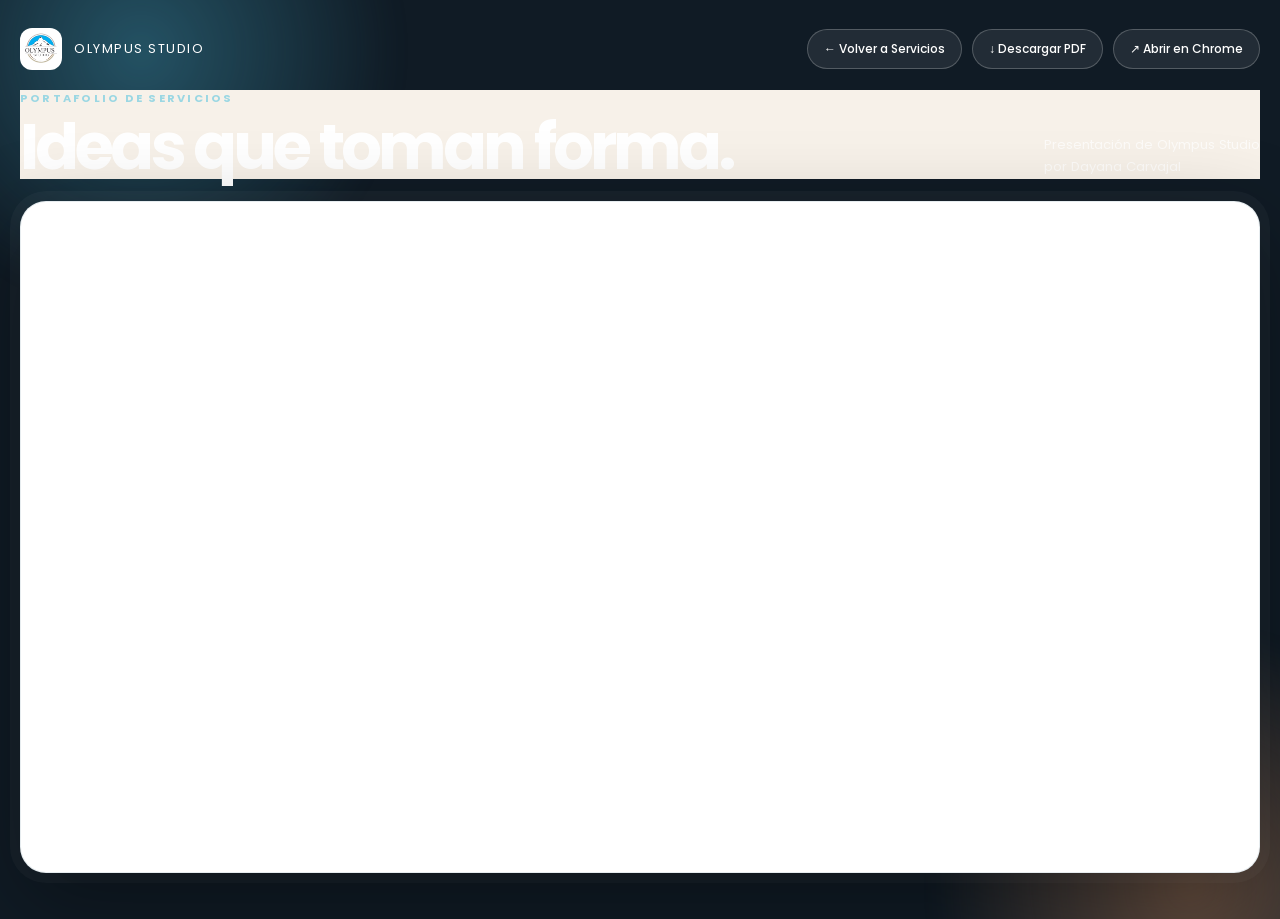
<file: portafolio-servicios.html>
<!DOCTYPE html>
<html lang="es">
<head>
  <meta charset="utf-8">
  <meta name="viewport" content="width=device-width, initial-scale=1.0">
  <title>Portafolio de servicios — Dayana Carvajal</title>
  <meta name="description" content="Portafolio de servicios de Olympus Studio presentado por Dayana Carvajal.">
  <link rel="preconnect" href="https://fonts.googleapis.com">
  <link rel="preconnect" href="https://fonts.gstatic.com" crossorigin>
  <link href="https://fonts.googleapis.com/css2?family=Poppins:wght@300;400;500;600;700;800&display=swap" rel="stylesheet">
  <link href="css/style.css?v=2026101511" rel="stylesheet">
  <style>
    :root { color-scheme: dark; }
    body.portfolio-viewer { min-height:100vh; margin:0; overflow-x:hidden; background:#101b25; color:#f7f3ed; }
    .portfolio-viewer::before,.portfolio-viewer::after { content:""; position:fixed; z-index:-1; width:42vw; height:42vw; border-radius:50%; filter:blur(12px); opacity:.5; pointer-events:none; }
    .portfolio-viewer::before { top:-17vw; left:-10vw; background:radial-gradient(circle,#3a8ca5 0%,transparent 68%); animation:viewerFloat 11s ease-in-out infinite alternate; }
    .portfolio-viewer::after { right:-14vw; bottom:-20vw; background:radial-gradient(circle,#bd835b 0%,transparent 68%); animation:viewerFloat 14s ease-in-out infinite alternate-reverse; }
    .viewer-shell { width:min(1240px,calc(100% - 32px)); margin:0 auto; padding:28px 0 46px; animation:viewerRise .7s cubic-bezier(.2,.8,.2,1) both; }
    .viewer-topbar { display:flex; align-items:center; justify-content:space-between; gap:16px; margin-bottom:20px; }
    .viewer-brand { display:flex; align-items:center; gap:12px; color:#fff; text-decoration:none; font-size:.8rem; letter-spacing:.12em; text-transform:uppercase; }
    .viewer-brand img { width:42px; height:42px; object-fit:contain; border-radius:12px; background:#fff; padding:5px; }
    .viewer-actions { display:flex; gap:10px; flex-wrap:wrap; justify-content:flex-end; }
    .viewer-action { display:inline-flex; align-items:center; gap:8px; border:1px solid rgba(255,255,255,.22); border-radius:999px; padding:10px 16px; color:#fff; background:rgba(255,255,255,.08); text-decoration:none; font:500 .75rem Poppins,sans-serif; transition:transform .25s ease,background .25s ease,border-color .25s ease; }
    .viewer-action:hover { transform:translateY(-2px); border-color:rgba(255,255,255,.55); background:rgba(255,255,255,.16); }
    .viewer-intro { display:flex; align-items:end; justify-content:space-between; gap:28px; margin:18px 0 22px; }
    .viewer-kicker { display:block; margin-bottom:8px; color:#9bd7e3; font-size:.7rem; font-weight:700; letter-spacing:.2em; text-transform:uppercase; }
    .viewer-intro h1 { max-width:720px; margin:0; color:#fff; font-size:clamp(2rem,5vw,4.4rem); line-height:.98; letter-spacing:-.06em; }
    .viewer-intro p { max-width:310px; margin:0; color:rgba(255,255,255,.7); font-size:.82rem; line-height:1.7; }
    .pdf-frame { position:relative; min-height:calc(100vh - 230px); overflow:hidden; border:1px solid rgba(255,255,255,.2); border-radius:26px; background:#dfe7eb; box-shadow:0 30px 90px rgba(0,0,0,.38),0 0 0 10px rgba(255,255,255,.035); }
    .pdf-frame::before { content:""; position:absolute; inset:0; z-index:2; pointer-events:none; border-radius:26px; box-shadow:inset 0 1px 0 rgba(255,255,255,.45); }
    .pdf-frame iframe { display:block; width:100%; height:calc(100vh - 230px); min-height:620px; border:0; background:#fff; }
    @keyframes viewerRise { from { opacity:0; transform:translateY(20px) scale(.985); } to { opacity:1; transform:none; } }
    @keyframes viewerFloat { from { transform:translate3d(-2%,0,0) scale(1); } to { transform:translate3d(5%,6%,0) scale(1.12); } }
    @media (max-width:700px) { .viewer-shell { width:min(100% - 20px,1240px); padding-top:16px; } .viewer-topbar,.viewer-intro { align-items:flex-start; flex-direction:column; } .viewer-actions { justify-content:flex-start; } .viewer-intro h1 { font-size:2.6rem; } .pdf-frame { border-radius:18px; } .pdf-frame iframe { height:75vh; min-height:540px; } }
    @media (prefers-reduced-motion:reduce) { .portfolio-viewer::before,.portfolio-viewer::after,.viewer-shell { animation:none; } }
  </style>
</head>
<body class="portfolio-viewer">
  <main class="viewer-shell">
    <header class="viewer-topbar">
      <a class="viewer-brand" href="servicios.html"><img src="img/olympus-studio-logo.png" alt="Olympus Studio"><span>Olympus Studio</span></a>
      <nav class="viewer-actions" aria-label="Acciones del portafolio">
        <a class="viewer-action" href="servicios.html">← Volver a Servicios</a>
        <a class="viewer-action" href="docs/portafolio-servicios-dayana-carvajal.pdf" download>↓ Descargar PDF</a>
        <a class="viewer-action" href="docs/portafolio-servicios-dayana-carvajal.pdf" target="_blank" rel="noopener">↗ Abrir en Chrome</a>
      </nav>
    </header>
    <section class="viewer-intro">
      <div><span class="viewer-kicker">Portafolio de servicios</span><h1>Ideas que toman forma.</h1></div>
      <p>Presentación de Olympus Studio<br>por Dayana Carvajal</p>
    </section>
    <section class="pdf-frame" aria-label="Visor del portafolio de servicios">
      <iframe src="docs/portafolio-servicios-dayana-carvajal.pdf#view=FitH" title="Portafolio de servicios de Dayana Carvajal"></iframe>
    </section>
  </main>
</body>
</html>
</file>
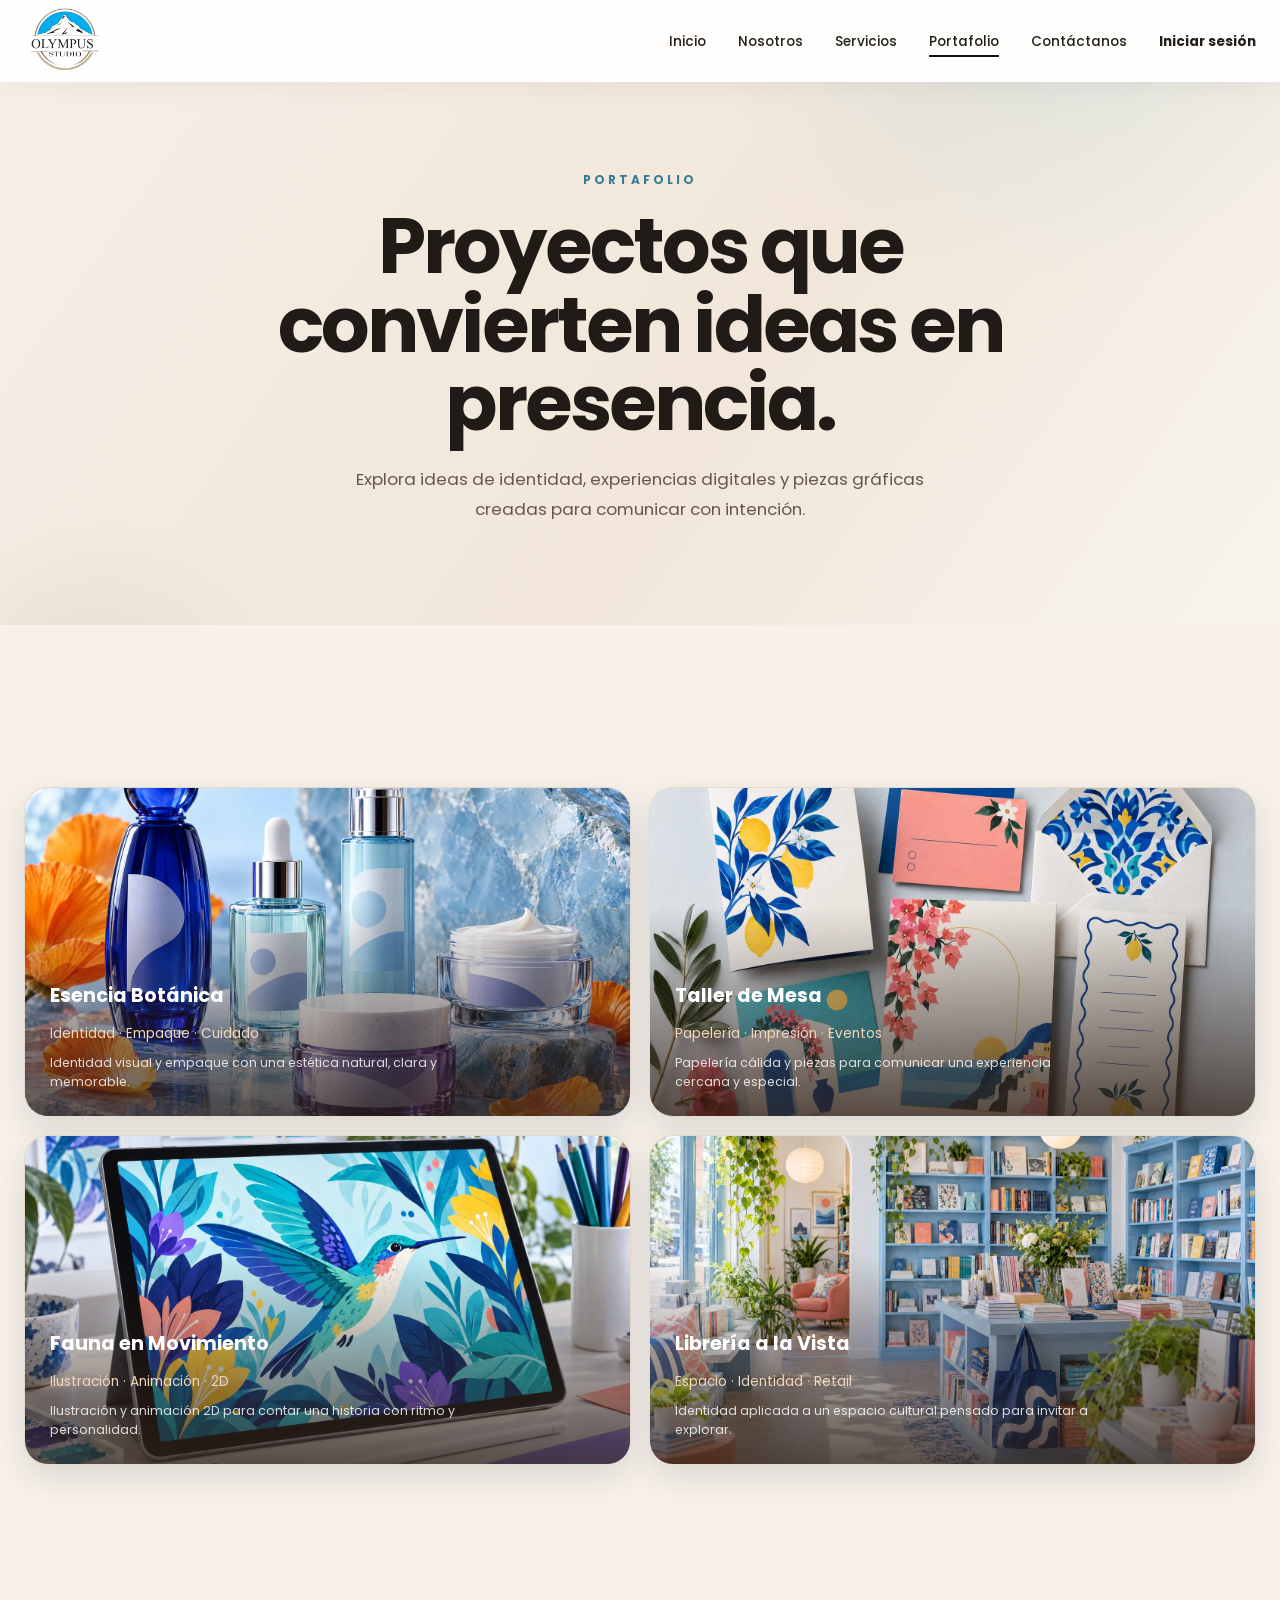
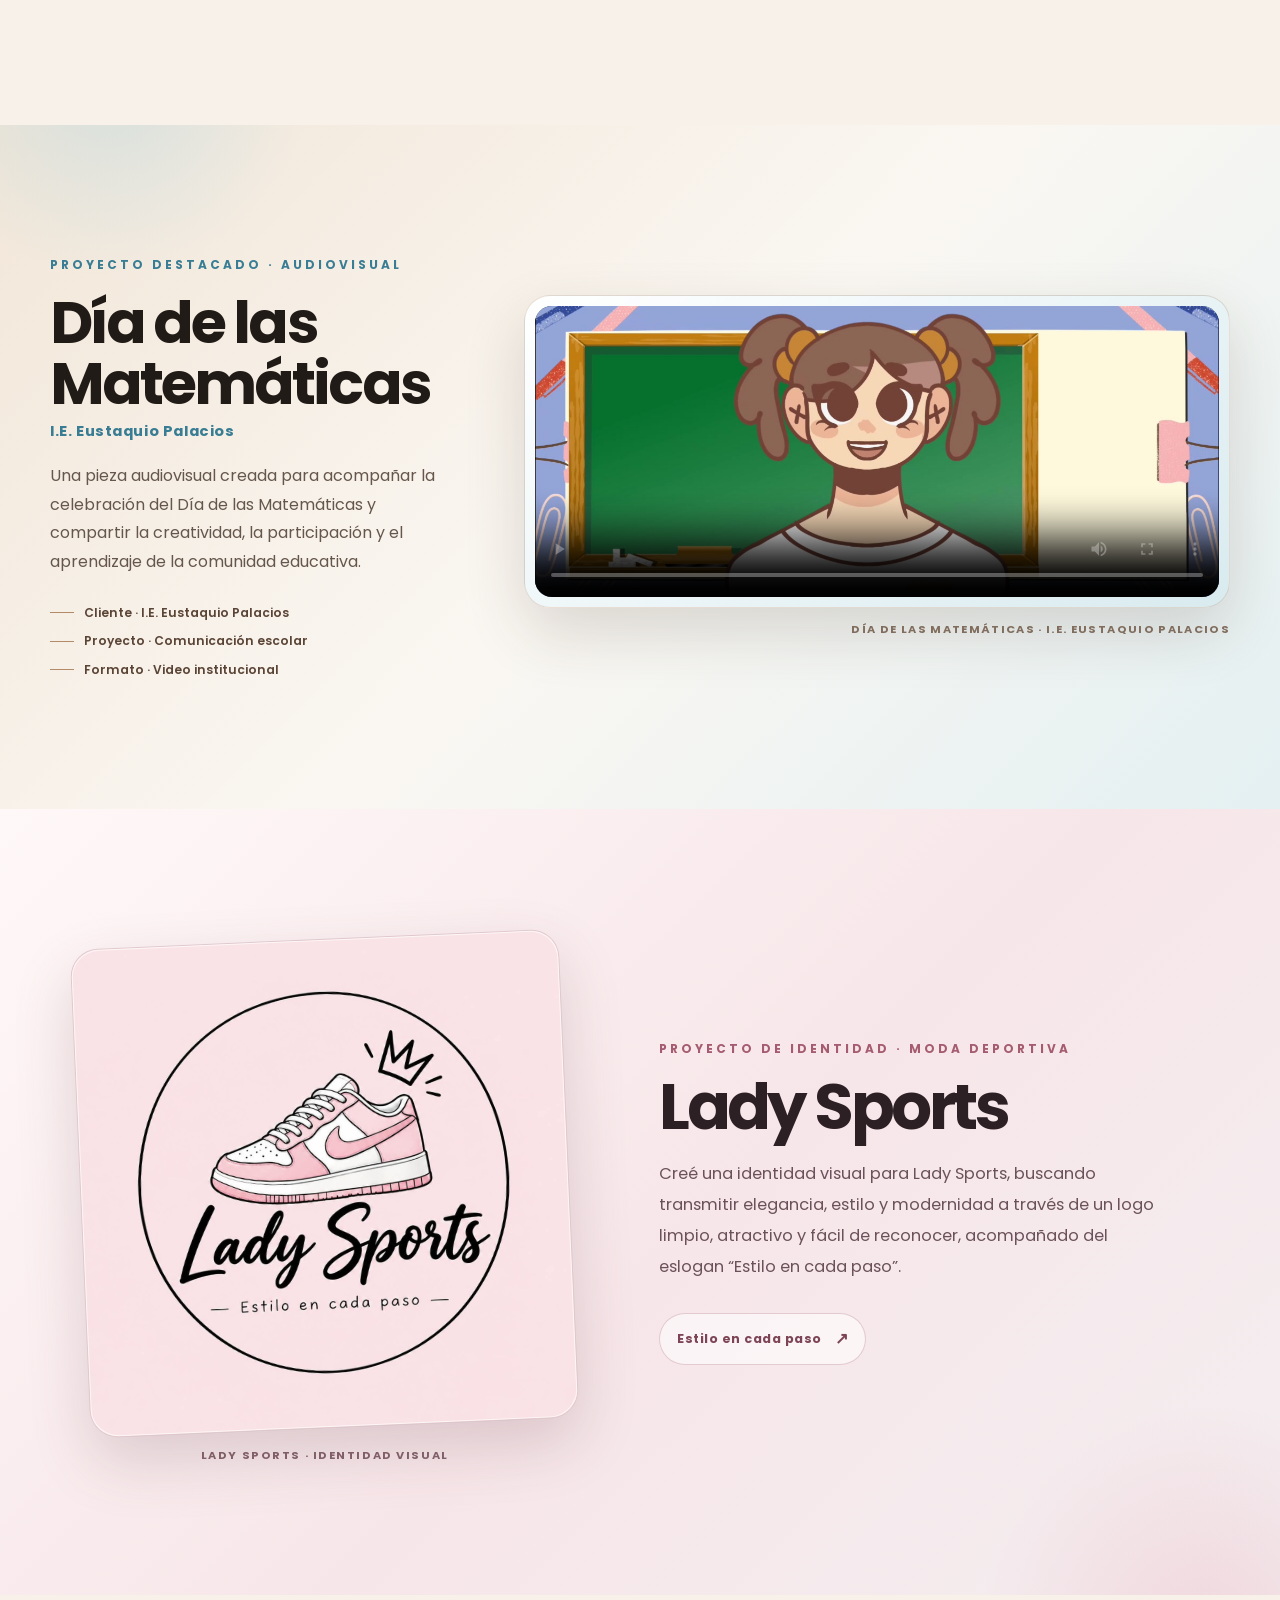
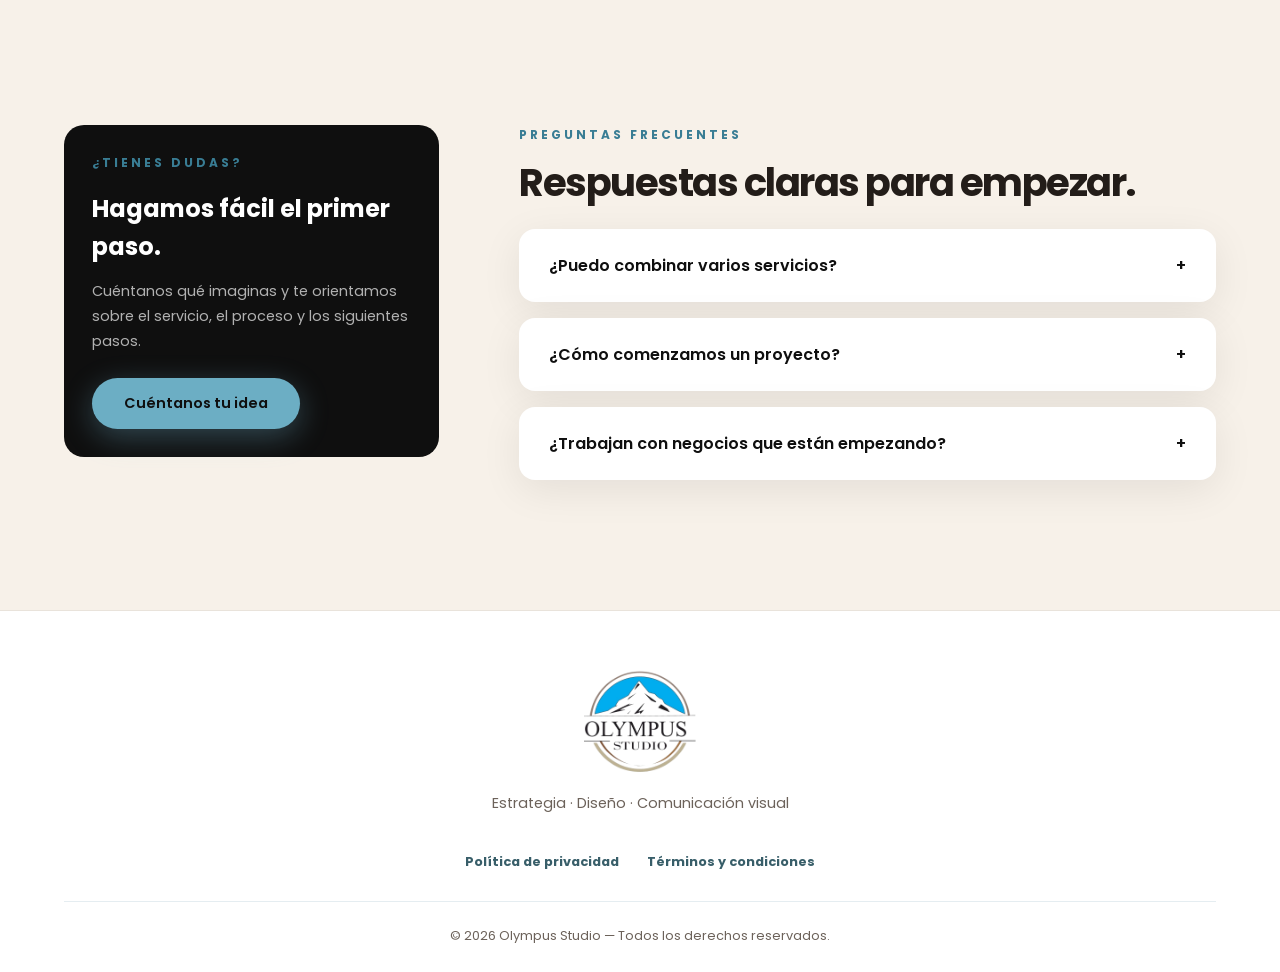
<file: portafolio.html>
<!DOCTYPE html>
<html lang="es"><head><meta charset="utf-8"/><meta content="width=device-width, initial-scale=1.0" name="viewport"/><title>Portafolio — Olympus Studio</title><meta content="Explora proyectos de muestra de identidad visual, páginas web y diseño corporativo." name="description"/><link href="https://fonts.googleapis.com" rel="preconnect"/><link crossorigin="" href="https://fonts.gstatic.com" rel="preconnect"/><link href="https://fonts.googleapis.com/css2?family=Poppins:wght@300;400;500;600;700;800&amp;display=swap" rel="stylesheet"/><link href="css/style.css?v=2026101511" rel="stylesheet"/><link href="img/favicon-128.png?v=3" rel="icon" sizes="128x128" type="image/png"/><link href="img/olympus-studio-logo.png" rel="apple-touch-icon"/></head><body data-page="portafolio"><nav aria-label="Navegación principal" class="navbar page-navbar" id="navbar" role="navigation"><div class="navbar-inner"><a aria-label="Olympus Studio, inicio" class="nav-logo" href="index.html"><img alt="Logo de Olympus Studio" class="brand-logo" src="img/olympus-studio-logo.png"/></a><ul class="nav-links" id="navLinks"><li><a class="nav-link" data-page-link="inicio" href="index.html">Inicio</a></li><li><a class="nav-link" data-page-link="nosotros" href="nosotros.html">Nosotros</a></li><li><a class="nav-link" data-page-link="servicios" href="servicios.html">Servicios</a></li><li><a class="nav-link" data-page-link="portafolio" href="portafolio.html">Portafolio</a></li><li><a class="nav-link" data-page-link="contactanos" href="contactanos.html">Contáctanos</a></li><li><a class="nav-link nav-login-link" href="login.html">Iniciar sesión</a></li></ul><button aria-expanded="false" aria-label="Abrir menú" class="mobile-toggle" id="mobileToggle"><span></span><span></span><span></span></button></div></nav><main><section class="page-hero"><div class="page-hero-inner"><div class="page-hero-copy"><span class="page-hero-kicker">Portafolio</span><h1>Proyectos que convierten ideas en presencia.</h1><p>Explora ideas de identidad, experiencias digitales y piezas gráficas creadas para comunicar con intención.</p></div></div></section><section class="multipage-section portfolio-page-section"><div class="portfolio-grid-full"><figure class="portafolio-item"><img alt="Identidad visual de cuidado botánico con empaques escultóricos" decoding="async" loading="lazy" src="img/portfolio-identity-new.webp"/><div class="portafolio-overlay"><h4>Esencia Botánica</h4><span>Identidad · Empaque · Cuidado</span><p>Identidad visual y empaque con una estética natural, clara y memorable.</p></div></figure><figure class="portafolio-item"><img alt="Papelería impresa para un evento en tonos cálidos" decoding="async" loading="lazy" src="img/portfolio-stationery-new.webp"/><div class="portafolio-overlay"><h4>Taller de Mesa</h4><span>Papelería · Impresión · Eventos</span><p>Papelería cálida y piezas para comunicar una experiencia cercana y especial.</p></div></figure><figure class="portafolio-item"><img alt="Ilustración botánica original en proceso de animación 2D" decoding="async" loading="lazy" src="img/portfolio-motion-new.webp"/><div class="portafolio-overlay"><h4>Fauna en Movimiento</h4><span>Ilustración · Animación · 2D</span><p>Ilustración y animación 2D para contar una historia con ritmo y personalidad.</p></div></figure><figure class="portafolio-item"><img alt="Identidad aplicada en una librería y tienda de concepto" decoding="async" loading="lazy" src="img/portfolio-retail-new.webp"/><div class="portafolio-overlay"><h4>Librería a la Vista</h4><span>Espacio · Identidad · Retail</span><p>Identidad aplicada a un espacio cultural pensado para invitar a explorar.</p></div></figure></div></section><section aria-labelledby="eustaquioProjectTitle" class="multipage-section portfolio-featured-video"><div class="portfolio-featured-inner"><div class="portfolio-featured-copy"><span class="section-kicker">Proyecto destacado · Audiovisual</span><h2 id="eustaquioProjectTitle">Día de las Matemáticas</h2><p class="portfolio-featured-client">I.E. Eustaquio Palacios</p><p>Una pieza audiovisual creada para acompañar la celebración del Día de las Matemáticas y compartir la creatividad, la participación y el aprendizaje de la comunidad educativa.</p><div class="portfolio-featured-tags"><span>Cliente · I.E. Eustaquio Palacios</span><span>Proyecto · Comunicación escolar</span><span>Formato · Video institucional</span></div></div><figure class="portfolio-featured-media"><div class="portfolio-featured-frame"><video aria-label="Video del Día de las Matemáticas de la I.E. Eustaquio Palacios" controls playsinline preload="metadata" poster="img/portafolio-eustaquio-palacios-poster.jpg"><source src="img/portafolio-eustaquio-palacios.mp4" type="video/mp4"/>Tu navegador no puede reproducir este video.</video></div><figcaption>Día de las Matemáticas · I.E. Eustaquio Palacios</figcaption></figure></div></section><section aria-labelledby="ladySportsTitle" class="multipage-section lady-sports-section"><div class="lady-sports-inner"><figure class="lady-sports-media"><div class="lady-sports-art"><span class="lady-sports-shine" aria-hidden="true"></span><img src="img/lady-sports-identidad.png" alt="Identidad visual de Lady Sports con un tenis rosado y el eslogan Estilo en cada paso" loading="lazy"/></div><figcaption>Lady Sports · Identidad visual</figcaption></figure><div class="lady-sports-copy"><span class="section-kicker">Proyecto de identidad · Moda deportiva</span><h2 id="ladySportsTitle">Lady Sports</h2><p>Creé una identidad visual para Lady Sports, buscando transmitir elegancia, estilo y modernidad a través de un logo limpio, atractivo y fácil de reconocer, acompañado del eslogan “Estilo en cada paso”.</p><div class="lady-sports-tag">Estilo en cada paso <span aria-hidden="true">↗</span></div></div></div></section><section class="faq-section multipage-section home-faq"><div class="faq-layout"><div class="faq-side-note"><span class="section-kicker">¿Tienes dudas?</span><h2>Hagamos fácil el primer paso.</h2><p>Cuéntanos qué imaginas y te orientamos sobre el servicio, el proceso y los siguientes pasos.</p><a class="btn btn-primary" href="contactanos.html">Cuéntanos tu idea</a></div><div><div class="section-heading"><span class="section-kicker">Preguntas frecuentes</span><h2>Respuestas claras para empezar.</h2></div><div class="faq-list"><article class="faq-item"><button aria-expanded="false" class="faq-question">¿Puedo combinar varios servicios?<span aria-hidden="true">+</span></button><div class="faq-answer"><p>Sí. Podemos integrar identidad, piezas gráficas y diseño web en una ruta coherente para tu marca.</p></div></article><article class="faq-item"><button aria-expanded="false" class="faq-question">¿Cómo comenzamos un proyecto?<span aria-hidden="true">+</span></button><div class="faq-answer"><p>Escríbenos con una breve descripción de tu idea. Revisaremos tus objetivos y te propondremos el mejor siguiente paso.</p></div></article><article class="faq-item"><button aria-expanded="false" class="faq-question">¿Trabajan con negocios que están empezando?<span aria-hidden="true">+</span></button><div class="faq-answer"><p>Claro. Adaptamos la solución a tu etapa y a las necesidades reales de tu proyecto.</p></div></article></div></div></div></section></main><footer class="footer" role="contentinfo"><div class="footer-inner"><div class="footer-brand"><img alt="Olympus Studio" class="footer-logo-image" src="img/olympus-studio-logo.png"/></div><p class="footer-tagline">Estrategia · Diseño · Comunicación visual</p><div aria-label="Información legal" class="footer-legal-links"><button aria-controls="modalPrivacidad" aria-haspopup="dialog" class="footer-legal-link" onclick="showModal('privacidad')" type="button">Política de privacidad</button><button aria-controls="modalTerminos" aria-haspopup="dialog" class="footer-legal-link" onclick="showModal('terminos')" type="button">Términos y condiciones</button></div><p class="footer-copy">© 2026 Olympus Studio — Todos los derechos reservados.</p></div></footer><div class="modal-overlay" id="modalOverlay" onclick="closeModal()"></div><div aria-labelledby="siteTermsTitle" aria-modal="true" class="modal modal-legal" id="modalTerminos" role="dialog" tabindex="-1"><button aria-label="Cerrar" class="modal-close" onclick="closeModal()" type="button">×</button><span class="legal-modal-kicker">Olympus Studio · Información general</span><h3 id="siteTermsTitle">Términos y condiciones</h3><div class="modal-content"><p><strong>Uso del contenido.</strong> El sitio y el portafolio incluyen exploraciones visuales y muestras ilustrativas. No copies, publiques ni atribuyas como propios textos o imágenes sin contar con autorización.</p><p><strong>Solicitudes de servicio.</strong> Enviar una consulta no constituye una cotización, una reserva ni un contrato. El alcance, los tiempos, las revisiones, los valores y los derechos de uso se confirman en una propuesta aceptada por ambas partes.</p><p><strong>Información compartida.</strong> Procura que los datos que incluyas sean correctos y que tengas autorización para compartir cualquier material que adjuntes o describas.</p><p><strong>Servicios externos.</strong> El formulario prepara un mensaje para WhatsApp; el acceso y uso de ese servicio se rige por sus propias condiciones.</p><p class="legal-modal-note">Texto informativo para el prototipo del sitio. Revísalo para reflejar las condiciones comerciales reales antes de publicarlo.</p></div></div><div aria-labelledby="sitePrivacyTitle" aria-modal="true" class="modal modal-legal" id="modalPrivacidad" role="dialog" tabindex="-1"><button aria-label="Cerrar" class="modal-close" onclick="closeModal()" type="button">×</button><span class="legal-modal-kicker">Olympus Studio · Datos y privacidad</span><h3 id="sitePrivacyTitle">Política de privacidad</h3><div class="modal-content"><p><strong>Consultas de contacto.</strong> El formulario solicita nombre, correo, teléfono, servicio de interés y mensaje para preparar una respuesta a tu consulta. Al pulsar el botón se abre WhatsApp con el texto; esta versión del sitio no lo envía a un servidor propio. Tú decides si lo envías. WhatsApp procesa la información que compartas conforme a sus propias políticas.</p><p><strong>Cuentas de demostración.</strong> Los perfiles y datos creados en el acceso de prueba se guardan localmente en el navegador. No uses contraseñas ni información sensible reales; puedes borrar esos datos eliminando el almacenamiento de este sitio en tu navegador.</p><p><strong>Control de tus datos.</strong> Comparte solo la información necesaria. Para solicitar una actualización o eliminación, utiliza la página Contáctanos.</p><p class="legal-modal-note">Aviso informativo para esta versión estática. Antes de usar el sitio comercialmente, revisa la identidad del responsable, los plazos de conservación y el procedimiento aplicable de protección de datos.</p></div></div><script src="js/main.js?v=20261007h"></script></body></html>
</file>
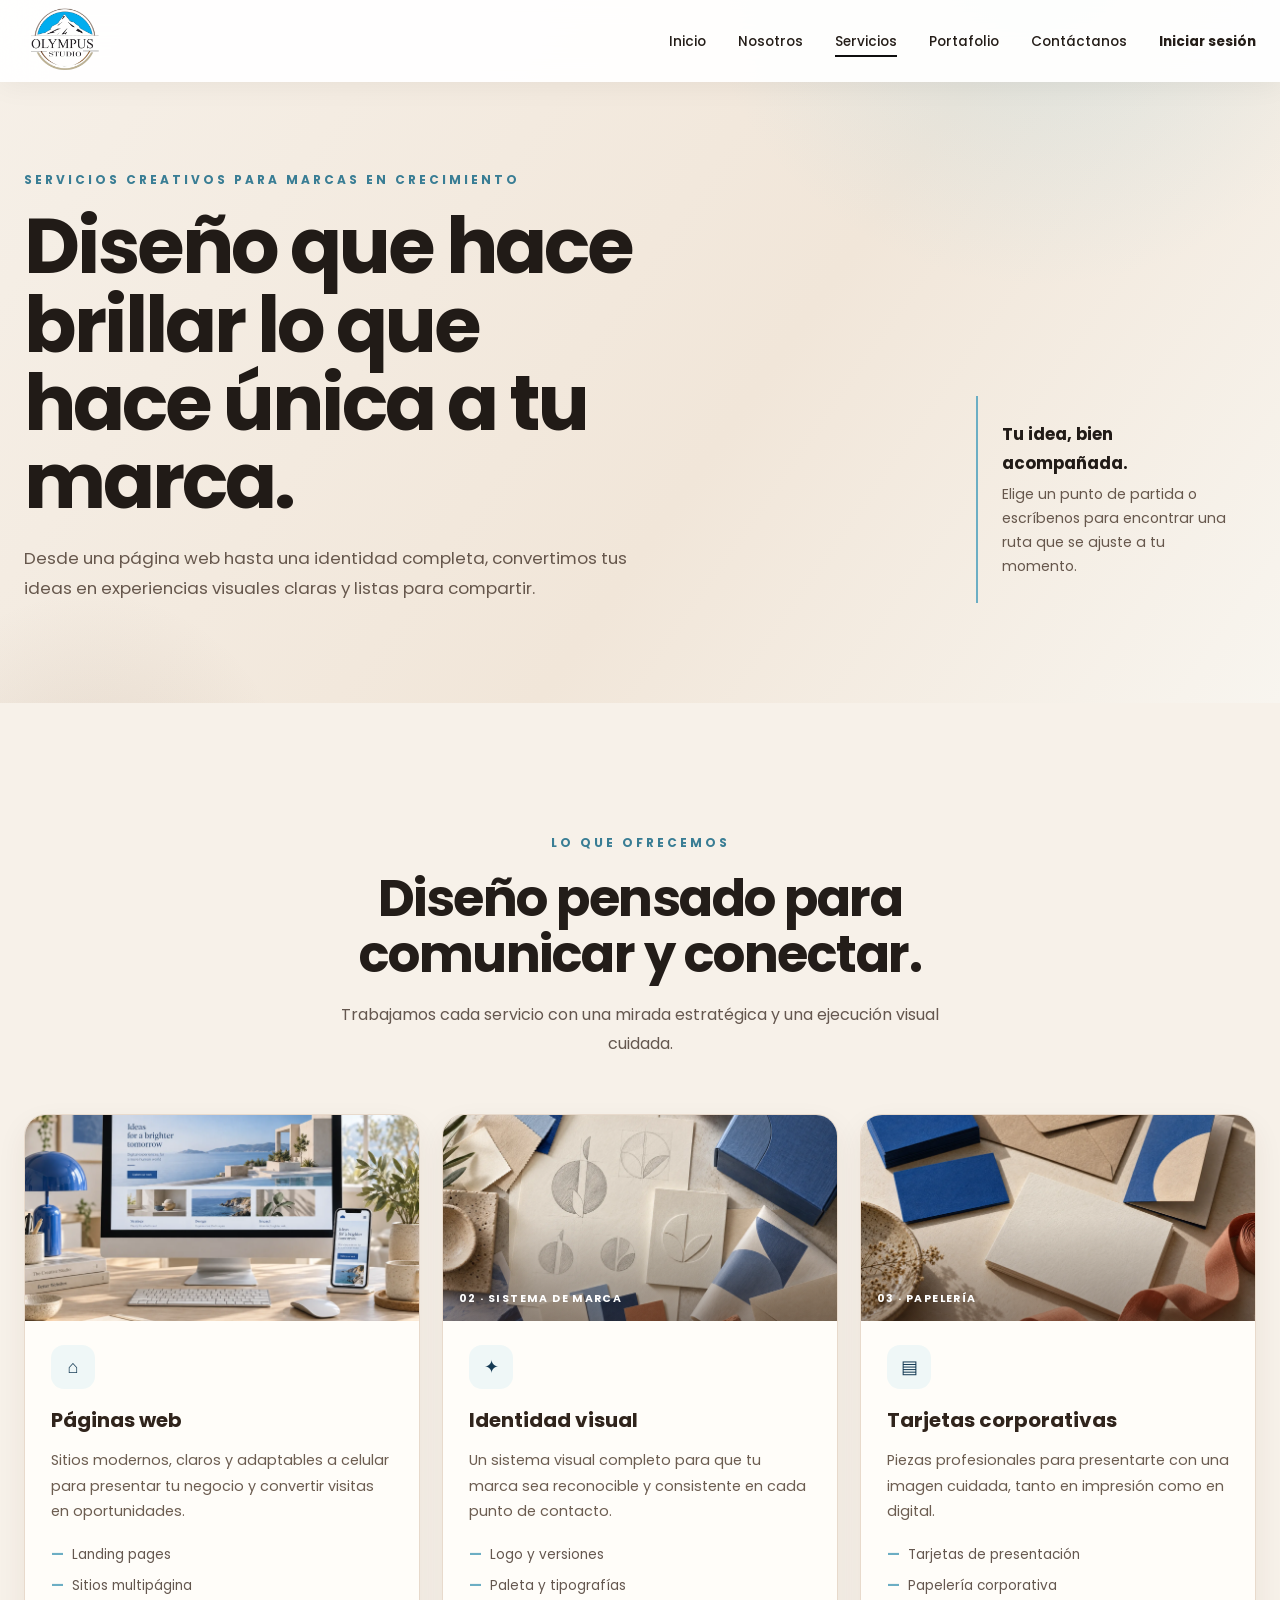
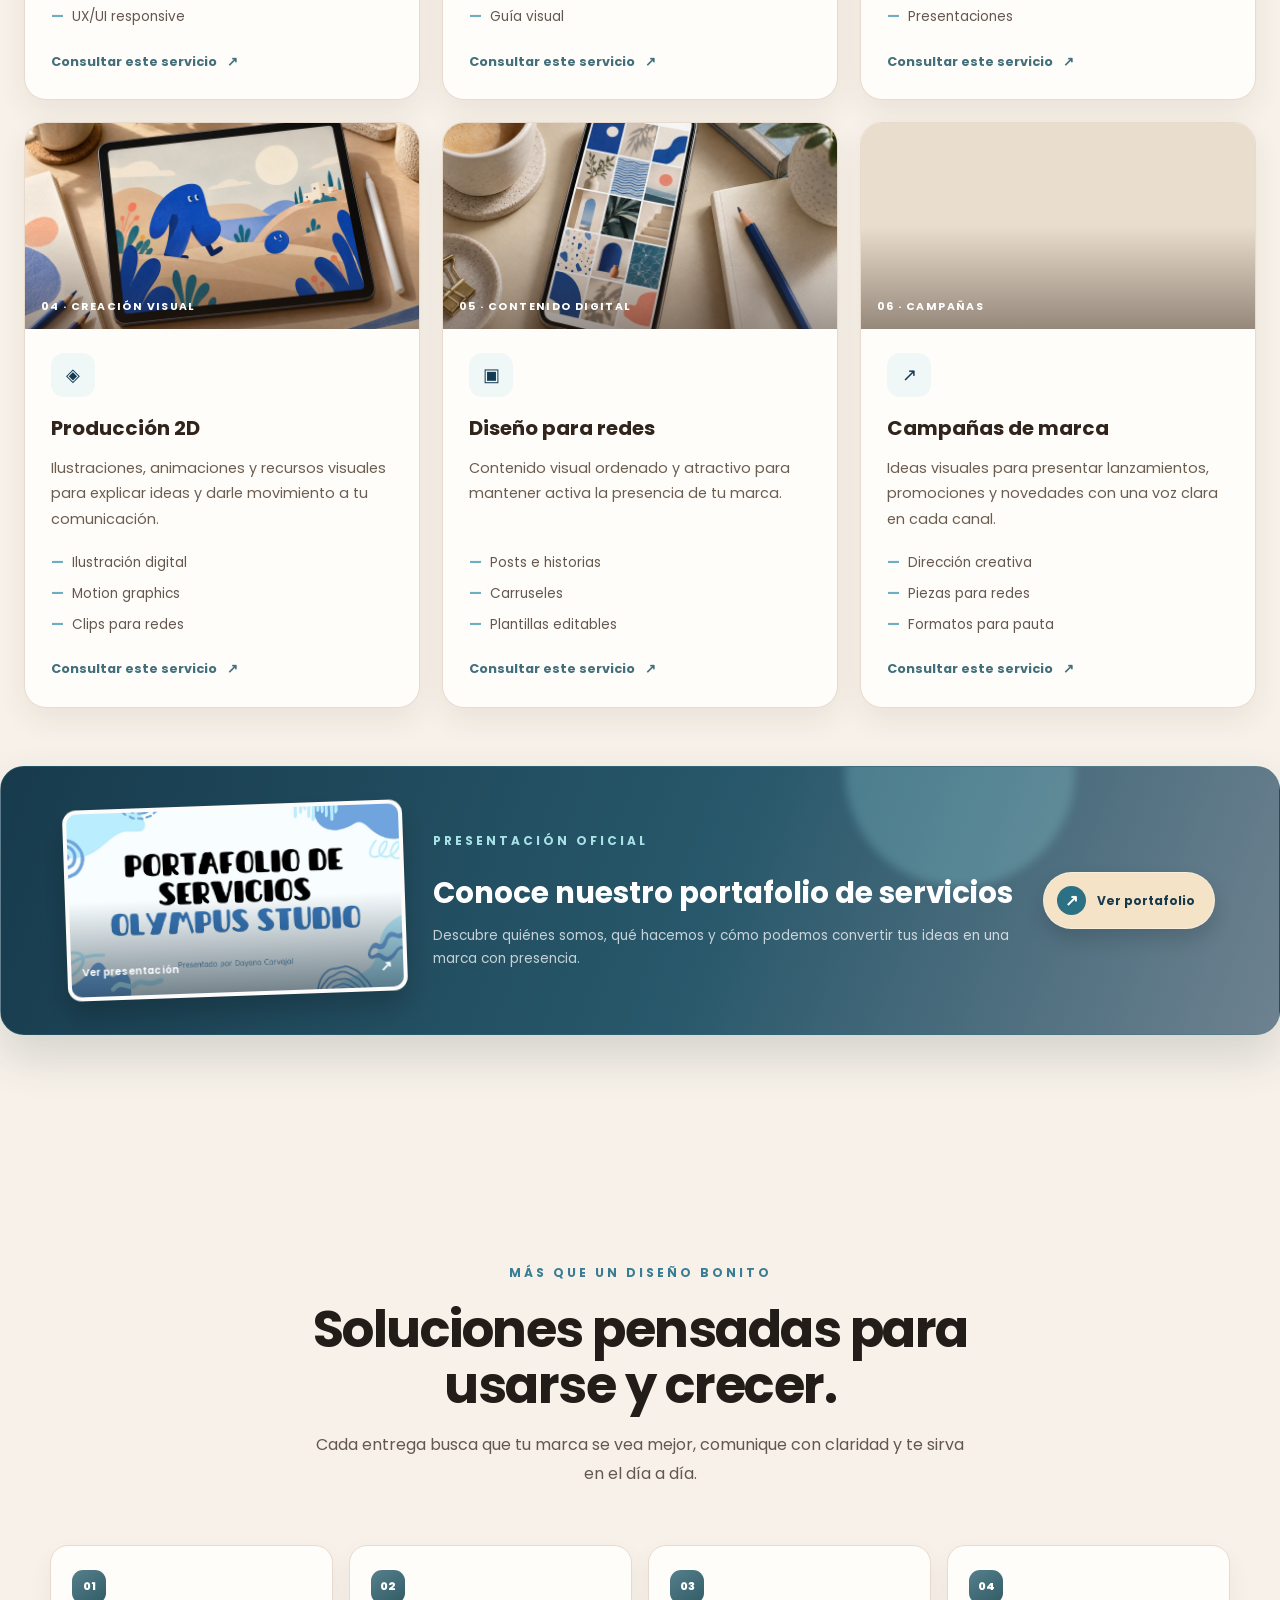
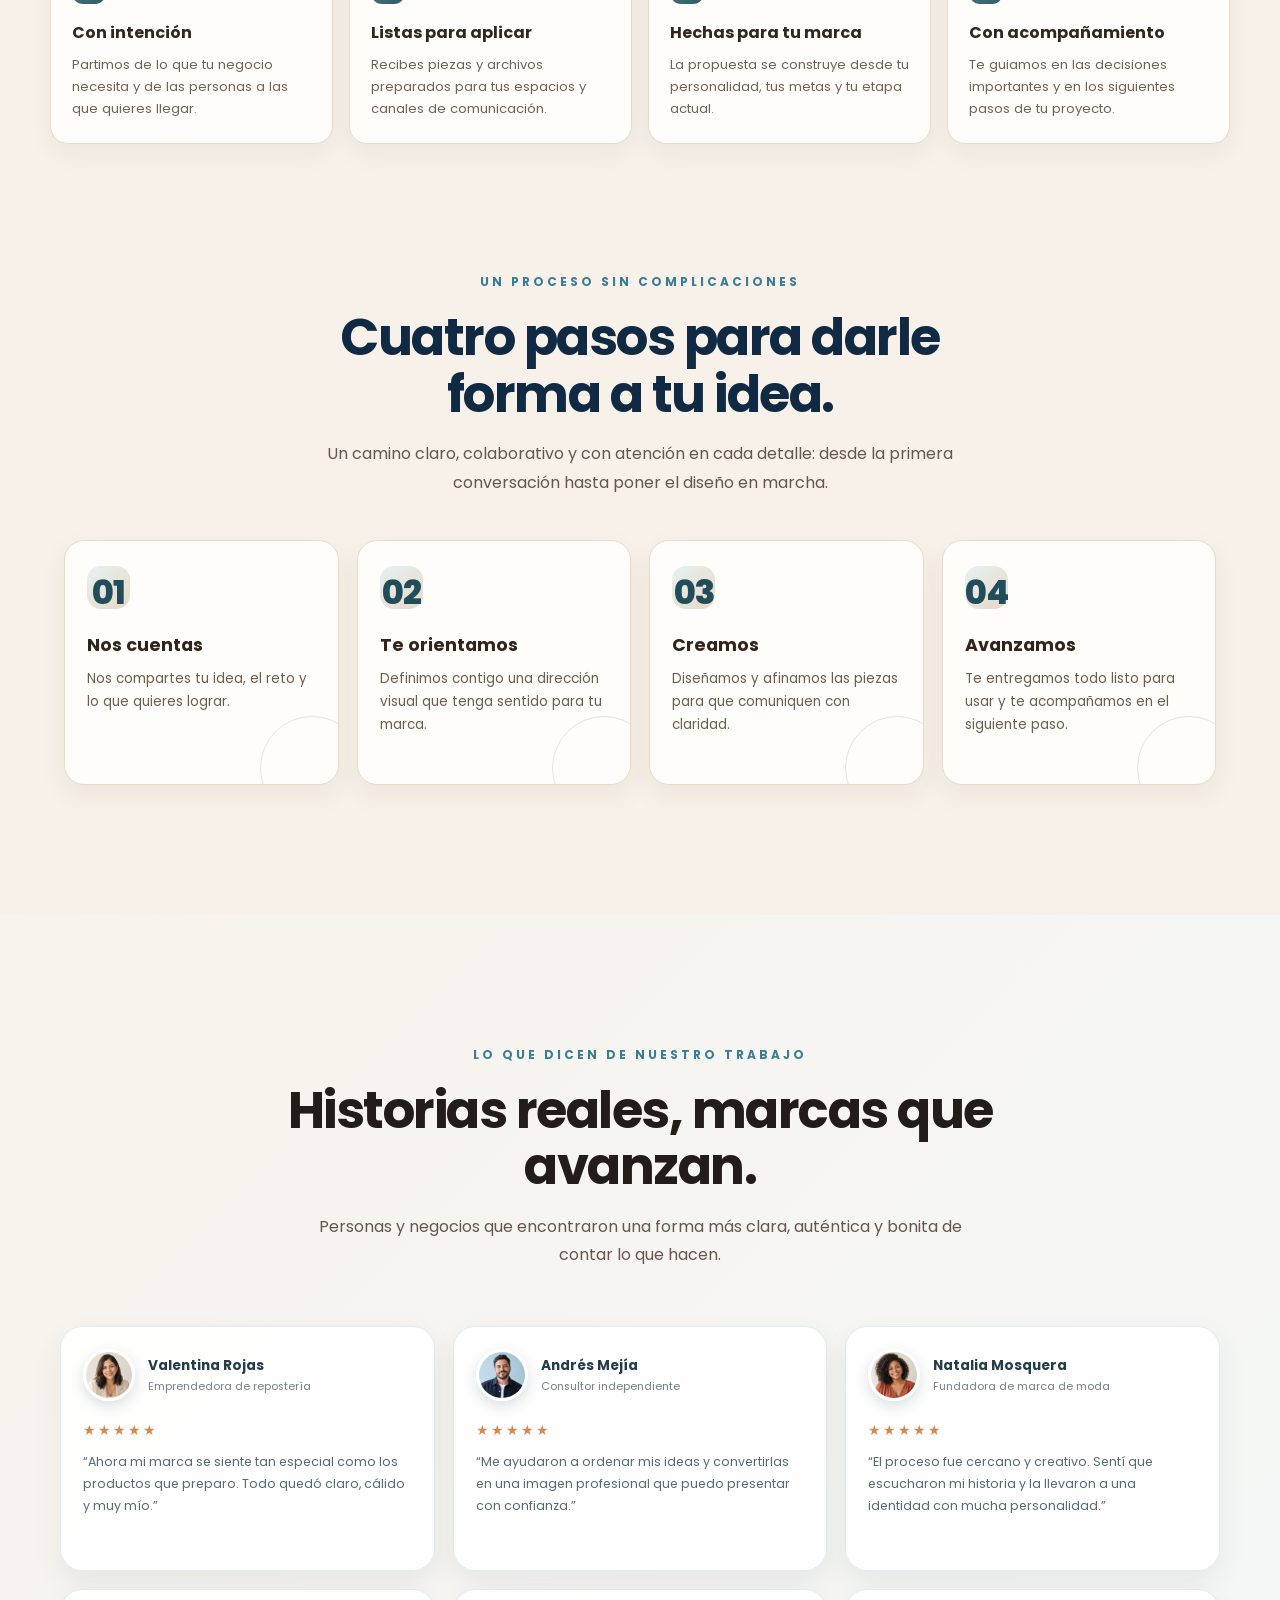
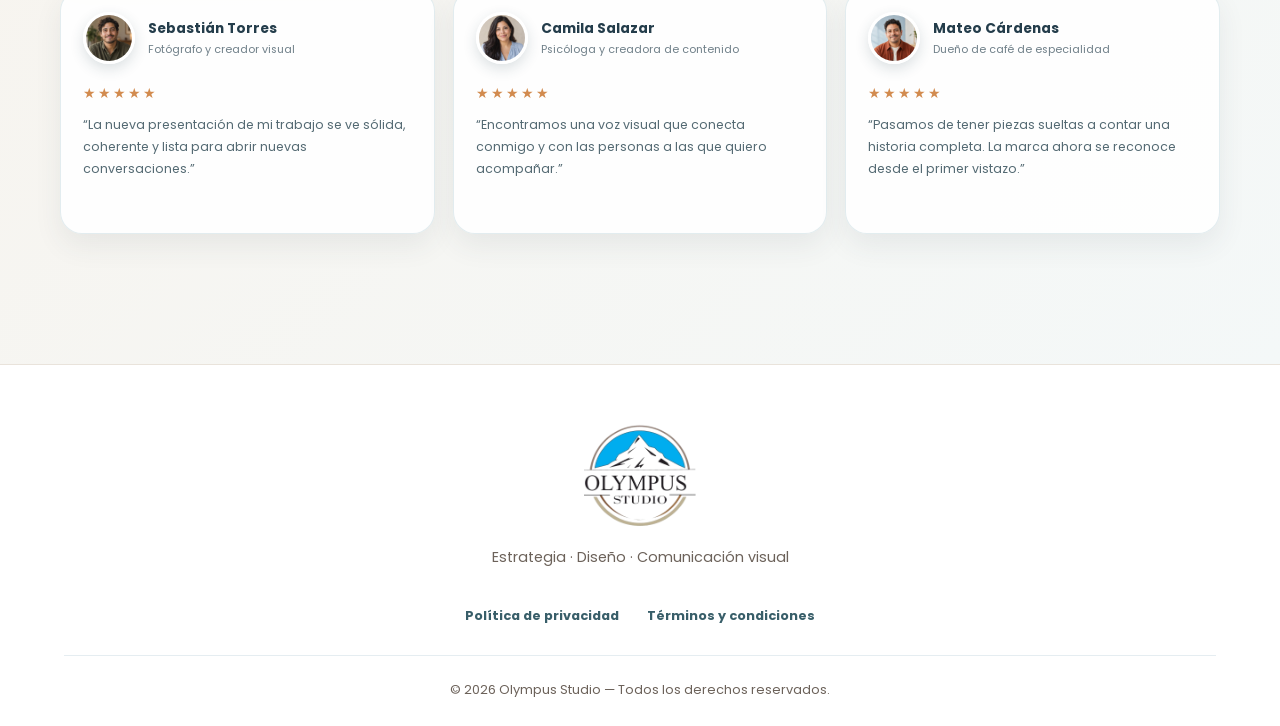
<file: servicios.html>
<!DOCTYPE html>
<html lang="es"><head><meta charset="utf-8"/><meta content="width=device-width, initial-scale=1.0" name="viewport"/><title>Servicios — Olympus Studio</title><meta content="Servicios de páginas web, identidad visual, tarjetas corporativas, producción 2D y diseño para redes." name="description"/><link href="https://fonts.googleapis.com" rel="preconnect"/><link crossorigin="" href="https://fonts.gstatic.com" rel="preconnect"/><link href="https://fonts.googleapis.com/css2?family=Poppins:wght@300;400;500;600;700;800&amp;display=swap" rel="stylesheet"/><link href="css/style.css?v=2026101511" rel="stylesheet"/><link href="img/favicon-128.png?v=3" rel="icon" sizes="128x128" type="image/png"/><link href="img/olympus-studio-logo.png" rel="apple-touch-icon"/></head><body data-page="servicios"><nav aria-label="Navegación principal" class="navbar page-navbar" id="navbar" role="navigation"><div class="navbar-inner"><a aria-label="Olympus Studio, inicio" class="nav-logo" href="index.html"><img alt="Logo de Olympus Studio" class="brand-logo" src="img/olympus-studio-logo.png"/></a><ul class="nav-links" id="navLinks"><li><a class="nav-link" data-page-link="inicio" href="index.html">Inicio</a></li><li><a class="nav-link" data-page-link="nosotros" href="nosotros.html">Nosotros</a></li><li><a class="nav-link" data-page-link="servicios" href="servicios.html">Servicios</a></li><li><a class="nav-link" data-page-link="portafolio" href="portafolio.html">Portafolio</a></li><li><a class="nav-link" data-page-link="contactanos" href="contactanos.html">Contáctanos</a></li><li><a class="nav-link nav-login-link" href="login.html">Iniciar sesión</a></li></ul><button aria-expanded="false" aria-label="Abrir menú" class="mobile-toggle" id="mobileToggle"><span></span><span></span><span></span></button></div></nav><main><section class="page-hero"><div class="page-hero-inner"><div class="page-hero-copy"><span class="page-hero-kicker">Servicios creativos para marcas en crecimiento</span><h1>Diseño que hace brillar lo que hace única a tu marca.</h1><p>Desde una página web hasta una identidad completa, convertimos tus ideas en experiencias visuales claras y listas para compartir.</p></div><div class="page-hero-note"><strong>Tu idea, bien acompañada.</strong>Elige un punto de partida o escríbenos para encontrar una ruta que se ajuste a tu momento.</div></div></section><section class="multipage-section services-page-section"><div class="section-heading centered"><span class="section-kicker">Lo que ofrecemos</span><h2>Diseño pensado para comunicar y conectar.</h2><p>Trabajamos cada servicio con una mirada estratégica y una ejecución visual cuidada.</p></div><div class="service-cards service-cards-visual"><article class="service-card service-card-image"><figure class="service-card-visual website-service-visual"><img alt="Diseño web responsive presentado en laptop y teléfono" decoding="async" loading="lazy" src="img/service-web.webp"/></figure><div class="service-card-body"><span aria-hidden="true" class="service-card-icon">⌂</span><h3>Páginas web</h3><p>Sitios modernos, claros y adaptables a celular para presentar tu negocio y convertir visitas en oportunidades.</p><ul><li>Landing pages</li><li>Sitios multipágina</li><li>UX/UI responsive</li></ul><a class="service-card-link" href="contactanos.html?servicio=1">Consultar este servicio <span aria-hidden="true">↗</span></a></div></article><article class="service-card service-card-image"><figure class="service-card-visual"><img alt="Sistema de identidad visual con color, símbolo y materiales" decoding="async" loading="lazy" src="img/service-brand.webp"/><span>02 · Sistema de marca</span></figure><div class="service-card-body"><span aria-hidden="true" class="service-card-icon">✦</span><h3>Identidad visual</h3><p>Un sistema visual completo para que tu marca sea reconocible y consistente en cada punto de contacto.</p><ul><li>Logo y versiones</li><li>Paleta y tipografías</li><li>Guía visual</li></ul><a class="service-card-link" href="contactanos.html?servicio=2">Consultar este servicio <span aria-hidden="true">↗</span></a></div></article><article class="service-card service-card-image"><figure class="service-card-visual"><img alt="Papelería impresa artesanal con tarjetas y sobres" decoding="async" loading="lazy" src="img/service-print.webp"/><span>03 · Papelería</span></figure><div class="service-card-body"><span aria-hidden="true" class="service-card-icon">▤</span><h3>Tarjetas corporativas</h3><p>Piezas profesionales para presentarte con una imagen cuidada, tanto en impresión como en digital.</p><ul><li>Tarjetas de presentación</li><li>Papelería corporativa</li><li>Presentaciones</li></ul><a class="service-card-link" href="contactanos.html?servicio=3">Consultar este servicio <span aria-hidden="true">↗</span></a></div></article><article class="service-card service-card-image"><figure class="service-card-visual"><img alt="Diseño de animación 2D e ilustración digital" decoding="async" loading="lazy" src="img/service-motion.webp"/><span>04 · Creación visual</span></figure><div class="service-card-body"><span aria-hidden="true" class="service-card-icon">◈</span><h3>Producción 2D</h3><p>Ilustraciones, animaciones y recursos visuales para explicar ideas y darle movimiento a tu comunicación.</p><ul><li>Ilustración digital</li><li>Motion graphics</li><li>Clips para redes</li></ul><a class="service-card-link" href="contactanos.html?servicio=4">Consultar este servicio <span aria-hidden="true">↗</span></a></div></article><article class="service-card service-card-image"><figure class="service-card-visual"><img alt="Diseño de contenidos visuales para redes sociales" decoding="async" loading="lazy" src="img/service-social.webp"/><span>05 · Contenido digital</span></figure><div class="service-card-body"><span aria-hidden="true" class="service-card-icon">▣</span><h3>Diseño para redes</h3><p>Contenido visual ordenado y atractivo para mantener activa la presencia de tu marca.</p><ul><li>Posts e historias</li><li>Carruseles</li><li>Plantillas editables</li></ul><a class="service-card-link" href="contactanos.html?servicio=5">Consultar este servicio <span aria-hidden="true">↗</span></a></div></article><article class="service-card service-card-image"><figure class="service-card-visual"><img alt="Fotografía de campaña de producto con frasco azul, café claro y tonos crema" decoding="async" loading="lazy" src="img/service-campaign.webp"/><span>06 · Campañas</span></figure><div class="service-card-body"><span aria-hidden="true" class="service-card-icon">↗</span><h3>Campañas de marca</h3><p>Ideas visuales para presentar lanzamientos, promociones y novedades con una voz clara en cada canal.</p><ul><li>Dirección creativa</li><li>Piezas para redes</li><li>Formatos para pauta</li></ul><a class="service-card-link" href="contactanos.html?servicio=6">Consultar este servicio <span aria-hidden="true">↗</span></a></div></article></div><div class="services-portfolio-feature" id="portafolioServicios" aria-label="Portafolio de servicios de Dayana Carvajal">
  <div class="services-portfolio-feature-glow"></div>
  <a class="services-portfolio-cover" href="portafolio-servicios.html" target="_blank" rel="noopener" aria-label="Abrir portada del portafolio de servicios">
    <img src="img/portfolio-services-cover.jpg" alt="Portada del Portafolio de Servicios de Olympus Studio, presentado por Dayana Carvajal" loading="lazy">
    <span>Ver presentación <b aria-hidden="true">↗</b></span>
  </a>
  <div class="services-portfolio-feature-copy">
    <span class="section-kicker">Presentación oficial</span>
    <h3>Conoce nuestro portafolio de servicios</h3>
    <p>Descubre quiénes somos, qué hacemos y cómo podemos convertir tus ideas en una marca con presencia.</p>
  </div>
  <a class="services-portfolio-cta" href="portafolio-servicios.html" target="_blank" rel="noopener" aria-label="Abrir portafolio de servicios en una nueva pestaña">
    <span class="services-portfolio-cta-icon" aria-hidden="true">↗</span>
    <span>Ver portafolio</span>
  </a>
</div></section><section aria-labelledby="serviceBenefitsTitle" class="service-benefits multipage-section"><div class="service-benefits-inner"><div class="section-heading centered"><span class="section-kicker">Más que un diseño bonito</span><h2 id="serviceBenefitsTitle">Soluciones pensadas para usarse y crecer.</h2><p>Cada entrega busca que tu marca se vea mejor, comunique con claridad y te sirva en el día a día.</p></div><div class="service-benefits-grid"><article class="service-benefit"><span>01</span><h3>Con intención</h3><p>Partimos de lo que tu negocio necesita y de las personas a las que quieres llegar.</p></article><article class="service-benefit"><span>02</span><h3>Listas para aplicar</h3><p>Recibes piezas y archivos preparados para tus espacios y canales de comunicación.</p></article><article class="service-benefit"><span>03</span><h3>Hechas para tu marca</h3><p>La propuesta se construye desde tu personalidad, tus metas y tu etapa actual.</p></article><article class="service-benefit"><span>04</span><h3>Con acompañamiento</h3><p>Te guiamos en las decisiones importantes y en los siguientes pasos de tu proyecto.</p></article></div></div></section><section class="service-how multipage-section"><div class="section-heading centered"><span class="section-kicker">Un proceso sin complicaciones</span><h2>Cuatro pasos para darle forma a tu idea.</h2><p>Un camino claro, colaborativo y con atención en cada detalle: desde la primera conversación hasta poner el diseño en marcha.</p></div><div class="process-grid"><article class="process-card"><div class="process-number">01</div><h3>Nos cuentas</h3><p>Nos compartes tu idea, el reto y lo que quieres lograr.</p></article><article class="process-card"><div class="process-number">02</div><h3>Te orientamos</h3><p>Definimos contigo una dirección visual que tenga sentido para tu marca.</p></article><article class="process-card"><div class="process-number">03</div><h3>Creamos</h3><p>Diseñamos y afinamos las piezas para que comuniquen con claridad.</p></article><article class="process-card"><div class="process-number">04</div><h3>Avanzamos</h3><p>Te entregamos todo listo para usar y te acompañamos en el siguiente paso.</p></article></div></section><section aria-labelledby="testimonialsTitle" class="testimonials-section multipage-section">
  <div class="testimonials-inner">
    <div class="section-heading centered"><span class="section-kicker">Lo que dicen de nuestro trabajo</span><h2 id="testimonialsTitle">Historias reales, marcas que avanzan.</h2><p>Personas y negocios que encontraron una forma más clara, auténtica y bonita de contar lo que hacen.</p></div>
    <div class="testimonials-grid">
      <article class="testimonial-card"><div class="testimonial-top"><img src="img/testimonials/testimonial-01.jpg" alt="Valentina Rojas" loading="lazy"><div><h3>Valentina Rojas</h3><p>Emprendedora de repostería</p></div></div><div class="testimonial-stars" aria-label="5 de 5 estrellas">★★★★★</div><blockquote>“Ahora mi marca se siente tan especial como los productos que preparo. Todo quedó claro, cálido y muy mío.”</blockquote></article>
      <article class="testimonial-card"><div class="testimonial-top"><img src="img/testimonials/testimonial-02.jpg" alt="Andrés Mejía" loading="lazy"><div><h3>Andrés Mejía</h3><p>Consultor independiente</p></div></div><div class="testimonial-stars" aria-label="5 de 5 estrellas">★★★★★</div><blockquote>“Me ayudaron a ordenar mis ideas y convertirlas en una imagen profesional que puedo presentar con confianza.”</blockquote></article>
      <article class="testimonial-card"><div class="testimonial-top"><img src="img/testimonials/testimonial-03.jpg" alt="Natalia Mosquera" loading="lazy"><div><h3>Natalia Mosquera</h3><p>Fundadora de marca de moda</p></div></div><div class="testimonial-stars" aria-label="5 de 5 estrellas">★★★★★</div><blockquote>“El proceso fue cercano y creativo. Sentí que escucharon mi historia y la llevaron a una identidad con mucha personalidad.”</blockquote></article>
      <article class="testimonial-card"><div class="testimonial-top"><img src="img/testimonials/testimonial-04.jpg" alt="Sebastián Torres" loading="lazy"><div><h3>Sebastián Torres</h3><p>Fotógrafo y creador visual</p></div></div><div class="testimonial-stars" aria-label="5 de 5 estrellas">★★★★★</div><blockquote>“La nueva presentación de mi trabajo se ve sólida, coherente y lista para abrir nuevas conversaciones.”</blockquote></article>
      <article class="testimonial-card"><div class="testimonial-top"><img src="img/testimonials/testimonial-05.jpg" alt="Camila Salazar" loading="lazy"><div><h3>Camila Salazar</h3><p>Psicóloga y creadora de contenido</p></div></div><div class="testimonial-stars" aria-label="5 de 5 estrellas">★★★★★</div><blockquote>“Encontramos una voz visual que conecta conmigo y con las personas a las que quiero acompañar.”</blockquote></article>
      <article class="testimonial-card"><div class="testimonial-top"><img src="img/testimonials/testimonial-06.jpg" alt="Mateo Cárdenas" loading="lazy"><div><h3>Mateo Cárdenas</h3><p>Dueño de café de especialidad</p></div></div><div class="testimonial-stars" aria-label="5 de 5 estrellas">★★★★★</div><blockquote>“Pasamos de tener piezas sueltas a contar una historia completa. La marca ahora se reconoce desde el primer vistazo.”</blockquote></article>
    </div>
  </div>
</section></main><footer class="footer" role="contentinfo"><div class="footer-inner"><div class="footer-brand"><img alt="Olympus Studio" class="footer-logo-image" src="img/olympus-studio-logo.png"/></div><p class="footer-tagline">Estrategia · Diseño · Comunicación visual</p><div aria-label="Información legal" class="footer-legal-links"><button aria-controls="modalPrivacidad" aria-haspopup="dialog" class="footer-legal-link" onclick="showModal('privacidad')" type="button">Política de privacidad</button><button aria-controls="modalTerminos" aria-haspopup="dialog" class="footer-legal-link" onclick="showModal('terminos')" type="button">Términos y condiciones</button></div><p class="footer-copy">© 2026 Olympus Studio — Todos los derechos reservados.</p></div></footer><div class="modal-overlay" id="modalOverlay" onclick="closeModal()"></div><div aria-labelledby="siteTermsTitle" aria-modal="true" class="modal modal-legal" id="modalTerminos" role="dialog" tabindex="-1"><button aria-label="Cerrar" class="modal-close" onclick="closeModal()" type="button">×</button><span class="legal-modal-kicker">Olympus Studio · Información general</span><h3 id="siteTermsTitle">Términos y condiciones</h3><div class="modal-content"><p><strong>Uso del contenido.</strong> El sitio y el portafolio incluyen exploraciones visuales y muestras ilustrativas. No copies, publiques ni atribuyas como propios textos o imágenes sin contar con autorización.</p><p><strong>Solicitudes de servicio.</strong> Enviar una consulta no constituye una cotización, una reserva ni un contrato. El alcance, los tiempos, las revisiones, los valores y los derechos de uso se confirman en una propuesta aceptada por ambas partes.</p><p><strong>Información compartida.</strong> Procura que los datos que incluyas sean correctos y que tengas autorización para compartir cualquier material que adjuntes o describas.</p><p><strong>Servicios externos.</strong> El formulario prepara un mensaje para WhatsApp; el acceso y uso de ese servicio se rige por sus propias condiciones.</p><p class="legal-modal-note">Texto informativo para el prototipo del sitio. Revísalo para reflejar las condiciones comerciales reales antes de publicarlo.</p></div></div><div aria-labelledby="sitePrivacyTitle" aria-modal="true" class="modal modal-legal" id="modalPrivacidad" role="dialog" tabindex="-1"><button aria-label="Cerrar" class="modal-close" onclick="closeModal()" type="button">×</button><span class="legal-modal-kicker">Olympus Studio · Datos y privacidad</span><h3 id="sitePrivacyTitle">Política de privacidad</h3><div class="modal-content"><p><strong>Consultas de contacto.</strong> El formulario solicita nombre, correo, teléfono, servicio de interés y mensaje para preparar una respuesta a tu consulta. Al pulsar el botón se abre WhatsApp con el texto; esta versión del sitio no lo envía a un servidor propio. Tú decides si lo envías. WhatsApp procesa la información que compartas conforme a sus propias políticas.</p><p><strong>Cuentas de demostración.</strong> Los perfiles y datos creados en el acceso de prueba se guardan localmente en el navegador. No uses contraseñas ni información sensible reales; puedes borrar esos datos eliminando el almacenamiento de este sitio en tu navegador.</p><p><strong>Control de tus datos.</strong> Comparte solo la información necesaria. Para solicitar una actualización o eliminación, utiliza la página Contáctanos.</p><p class="legal-modal-note">Aviso informativo para esta versión estática. Antes de usar el sitio comercialmente, revisa la identidad del responsable, los plazos de conservación y el procedimiento aplicable de protección de datos.</p></div></div><script src="js/main.js?v=20261007h"></script></body></html>
</file>
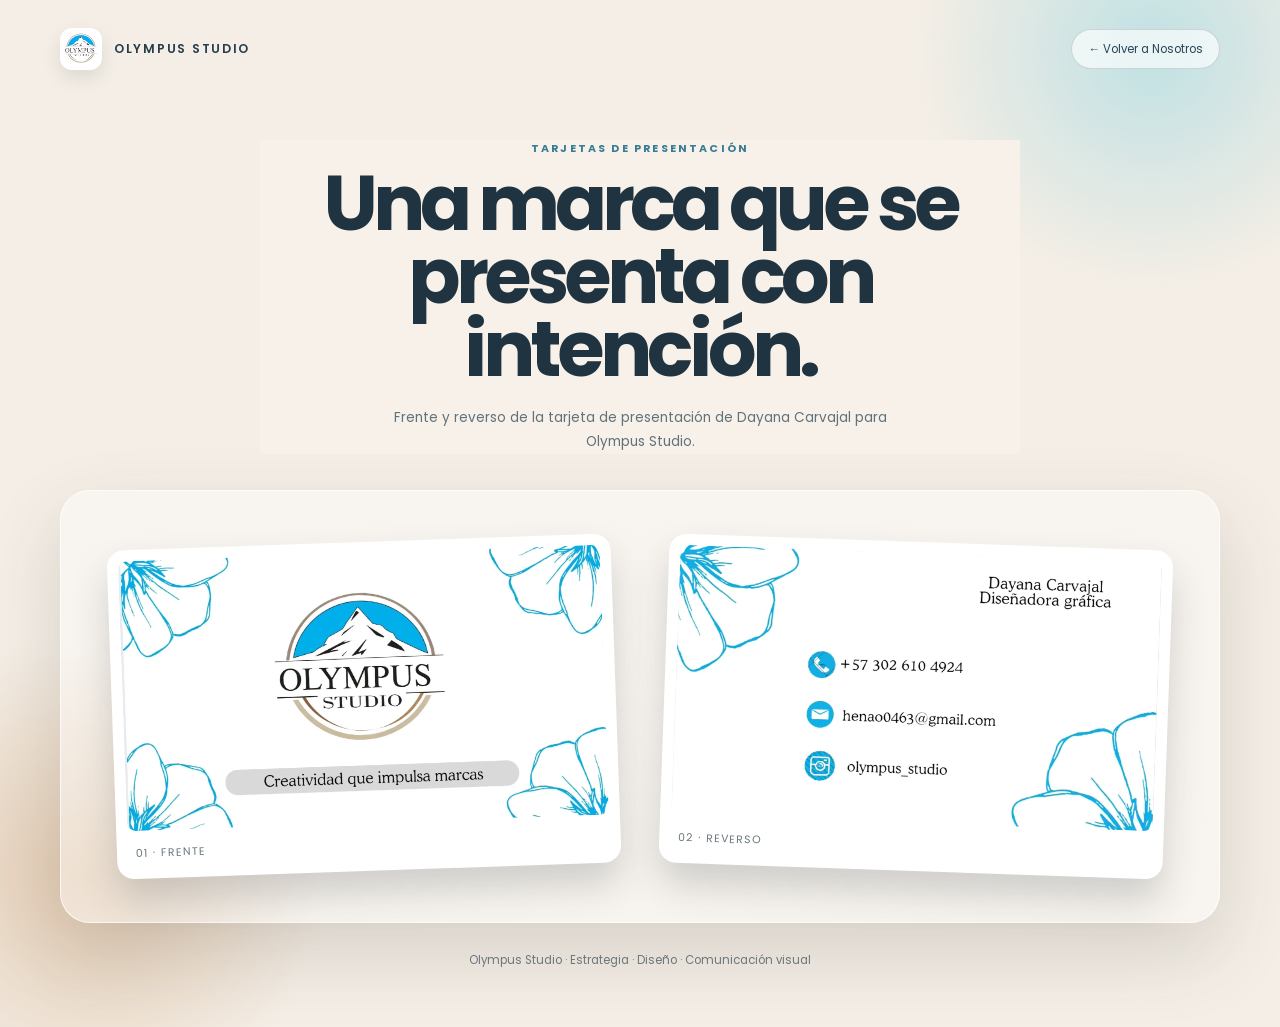
<file: tarjetas-presentacion.html>
<!DOCTYPE html>
<html lang="es">
<head>
<meta charset="utf-8"><meta name="viewport" content="width=device-width,initial-scale=1.0">
<title>Tarjetas de presentación — Dayana Carvajal</title>
<meta name="description" content="Tarjetas de presentación de Dayana Carvajal y Olympus Studio.">
<link rel="preconnect" href="https://fonts.googleapis.com"><link rel="preconnect" href="https://fonts.gstatic.com" crossorigin>
<link href="https://fonts.googleapis.com/css2?family=Poppins:wght@300;400;500;600;700;800&display=swap" rel="stylesheet">
<link href="css/style.css?v=2026101511" rel="stylesheet">
<style>
body.cards-viewer { min-height:100vh; margin:0; overflow-x:hidden; background:#f4eee6; color:#253542; }
.cards-viewer::before,.cards-viewer::after { content:""; position:fixed; z-index:-1; width:38vw; height:38vw; border-radius:50%; filter:blur(8px); opacity:.5; pointer-events:none; }
.cards-viewer::before { top:-15vw; right:-9vw; background:radial-gradient(circle,#8dd4e1,transparent 68%); animation:cardsFloat 12s ease-in-out infinite alternate; }
.cards-viewer::after { bottom:-17vw; left:-12vw; background:radial-gradient(circle,#d1a77d,transparent 68%); animation:cardsFloat 15s ease-in-out infinite alternate-reverse; }
.cards-shell { width:min(1160px,calc(100% - 32px)); margin:auto; padding:28px 0 58px; animation:cardsRise .7s cubic-bezier(.2,.8,.2,1) both; }
.cards-topbar { display:flex; justify-content:space-between; align-items:center; gap:18px; }
.cards-brand { display:flex; align-items:center; gap:12px; color:#263d4a; text-decoration:none; font-size:.77rem; letter-spacing:.14em; text-transform:uppercase; font-weight:600; }
.cards-brand img { width:42px; height:42px; padding:5px; object-fit:contain; border-radius:12px; background:#fff; box-shadow:0 8px 18px rgba(39,53,62,.11); }
.cards-actions { display:flex; flex-wrap:wrap; gap:10px; justify-content:flex-end; }
.cards-action { display:inline-flex; align-items:center; gap:7px; padding:10px 16px; border:1px solid rgba(39,61,74,.18); border-radius:999px; background:rgba(255,255,255,.65); color:#294656; text-decoration:none; font-size:.72rem; transition:transform .25s ease,background .25s ease; }
.cards-action:hover { transform:translateY(-2px); background:#fff; }
.cards-heading { max-width:760px; margin:70px auto 36px; text-align:center; }
.cards-heading span { display:block; margin-bottom:10px; color:#397d94; font-size:.68rem; font-weight:700; letter-spacing:.2em; text-transform:uppercase; }
.cards-heading h1 { margin:0; color:#1f3440; font-size:clamp(2.3rem,6vw,5.6rem); line-height:.95; letter-spacing:-.065em; }
.cards-heading p { max-width:540px; margin:20px auto 0; color:#62717a; font-size:.85rem; line-height:1.75; }
.cards-document { display:grid; grid-template-columns:repeat(2,minmax(0,1fr)); gap:clamp(20px,4vw,48px); padding:clamp(22px,4vw,55px); border:1px solid rgba(255,255,255,.7); border-radius:30px; background:rgba(255,255,255,.4); box-shadow:0 30px 75px rgba(64,56,45,.16); }
.cards-page { position:relative; margin:0; padding:11px; border-radius:17px; background:#fff; box-shadow:0 22px 38px rgba(43,48,48,.2); transition:transform .35s ease,box-shadow .35s ease; }
.cards-page:first-child { transform:rotate(-2deg); }.cards-page:last-child { transform:rotate(2deg); }.cards-page:hover { z-index:2; transform:translateY(-10px) rotate(0) scale(1.025); box-shadow:0 30px 52px rgba(43,48,48,.27); }
.cards-page img { display:block; width:100%; height:auto; border-radius:9px; }.cards-page figcaption { padding:14px 8px 5px; color:#6a777d; font-size:.68rem; letter-spacing:.1em; text-transform:uppercase; }
.cards-note { margin:28px auto 0; color:#6a777d; text-align:center; font-size:.72rem; }
@keyframes cardsRise { from{opacity:0;transform:translateY(22px) scale(.985)} to{opacity:1;transform:none} } @keyframes cardsFloat { from{transform:translate3d(-2%,0,0) scale(1)} to{transform:translate3d(5%,5%,0) scale(1.1)} }
@media(max-width:720px){.cards-shell{width:min(100% - 20px,1160px);padding-top:16px}.cards-topbar{align-items:flex-start;flex-direction:column}.cards-actions{justify-content:flex-start}.cards-heading{margin-top:50px}.cards-document{grid-template-columns:1fr;padding:15px;gap:20px}.cards-page:first-child,.cards-page:last-child{transform:none}.cards-viewer::before,.cards-viewer::after{width:65vw;height:65vw}}
@media(prefers-reduced-motion:reduce){.cards-viewer::before,.cards-viewer::after,.cards-shell{animation:none}}
</style>
</head>
<body class="cards-viewer">
<main class="cards-shell">
<header class="cards-topbar"><a class="cards-brand" href="nosotros.html"><img src="img/olympus-studio-logo.png" alt="Olympus Studio"><span>Olympus Studio</span></a><nav class="cards-actions" aria-label="Acciones de las tarjetas"><a class="cards-action" href="nosotros.html">← Volver a Nosotros</a></nav></header>
<section class="cards-heading"><span>Tarjetas de presentación</span><h1>Una marca que se presenta con intención.</h1><p>Frente y reverso de la tarjeta de presentación de Dayana Carvajal para Olympus Studio.</p></section>
<section class="cards-document" aria-label="Documento visual de tarjetas de presentación"><figure class="cards-page"><img src="img/tarjeta-dayana-frente.jpeg" alt="Frente de la tarjeta de presentación de Dayana Carvajal"><figcaption>01 · Frente</figcaption></figure><figure class="cards-page"><img src="img/tarjeta-dayana-reverso.jpeg" alt="Reverso de la tarjeta de presentación de Dayana Carvajal"><figcaption>02 · Reverso</figcaption></figure></section>
<p class="cards-note">Olympus Studio · Estrategia · Diseño · Comunicación visual</p>
</main>
</body>
</html>
</file>
<file: css/style.css>
/* ============================================
   OLYMPUS STUDIO - Style Principal v2.0
   Agencia Creativa Premium
   ============================================ */

:root {
  --white: #FFFFFF;
  --black: #0F0F0F;
  --blue: #7EC8E3;
  --beige: #D8C3A5;
  --gray-light: #F8F8F8;
  --gray-medium: #E5E5E5;
  --gray-dark: #666666;
  --transition-smooth: all 0.4s cubic-bezier(0.25, 0.46, 0.45, 0.94);
  --transition-bounce: all 0.5s cubic-bezier(0.34, 1.56, 0.64, 1);
  --shadow-soft: 0 10px 40px rgba(15, 15, 15, 0.08);
  --shadow-premium: 0 25px 80px rgba(15, 15, 15, 0.15);
  --shadow-blue: 0 8px 30px rgba(126, 200, 227, 0.3);
}

*, *::before, *::after { margin: 0; padding: 0; box-sizing: border-box; }
html { scroll-behavior: smooth; font-size: 16px; }
body {
  font-family: 'Poppins', -apple-system, BlinkMacSystemFont, sans-serif;
  background: var(--white); color: var(--black); line-height: 1.6;
  overflow-x: hidden; -webkit-font-smoothing: antialiased;
}
::selection { background: var(--blue); color: var(--black); }
::-webkit-scrollbar { width: 8px; }
::-webkit-scrollbar-track { background: var(--white); }
::-webkit-scrollbar-thumb { background: var(--blue); border-radius: 4px; }
::-webkit-scrollbar-thumb:hover { background: #5db8d8; }

.container { max-width: 1320px; margin: 0 auto; padding: 0 24px; }

/* === ANIMACIONES === */
@keyframes fadeInUp { from { opacity: 0; transform: translateY(40px); } to { opacity: 1; transform: translateY(0); } }
@keyframes fadeIn { from { opacity: 0; } to { opacity: 1; } }
@keyframes float { 0%, 100% { transform: translateY(0); } 50% { transform: translateY(-15px); } }
@keyframes pulse-glow { 0%, 100% { box-shadow: 0 0 0 0 rgba(126,200,227,0.4); } 50% { box-shadow: 0 0 20px 10px rgba(126,200,227,0); } }

.animate-on-scroll { opacity: 0; transform: translateY(40px); transition: opacity 0.8s ease, transform 0.8s ease; }
.animate-on-scroll.visible { opacity: 1; transform: translateY(0); }
.delay-1 { transition-delay: 0.1s; }
.delay-2 { transition-delay: 0.2s; }
.delay-3 { transition-delay: 0.3s; }
.delay-4 { transition-delay: 0.4s; }

/* === NAVBAR === */
.navbar { position: fixed; top: 0; left: 0; right: 0; z-index: 1000; padding: 18px 0; transition: var(--transition-smooth); background: transparent; }
.navbar.scrolled { background: rgba(255,255,255,0.95); backdrop-filter: blur(20px); -webkit-backdrop-filter: blur(20px); box-shadow: 0 2px 30px rgba(15,15,15,0.06); padding: 12px 0; }
.navbar-inner { max-width: 1320px; margin: 0 auto; padding: 0 24px; display: flex; align-items: center; justify-content: space-between; }
.nav-logo { display: flex; align-items: center; gap: 10px; font-size: 1.3rem; font-weight: 700; color: var(--black); text-decoration: none; letter-spacing: -0.5px; transition: var(--transition-smooth); }
.nav-logo-icon { width: 32px; height: 32px; color: var(--black); transition: var(--transition-smooth); }
.nav-logo-accent { color: var(--blue); font-weight: 300; }
.nav-links { display: flex; align-items: center; gap: 32px; list-style: none; }
.nav-link { font-size: 0.85rem; font-weight: 500; color: var(--black); text-decoration: none; position: relative; padding: 4px 0; transition: var(--transition-smooth); }
.nav-link::after { content: ''; position: absolute; bottom: -2px; left: 0; width: 100%; height: 2px; background: var(--blue); transform: scaleX(0); transform-origin: right; transition: transform 0.4s cubic-bezier(0.25,0.46,0.45,0.94); }
.nav-link:hover::after { transform: scaleX(1); transform-origin: left; }
.nav-link:hover { color: var(--blue); }
.nav-cta { background: var(--blue); color: var(--black); padding: 10px 22px; border-radius: 50px; font-size: 0.82rem; font-weight: 600; text-decoration: none; transition: var(--transition-bounce); border: 2px solid var(--blue); }
.nav-cta:hover { background: transparent; color: var(--blue); transform: translateY(-2px); box-shadow: var(--shadow-blue); }
.mobile-toggle { display: none; flex-direction: column; gap: 5px; cursor: pointer; padding: 8px; background: none; border: none; }
.mobile-toggle span { display: block; width: 24px; height: 2px; background: var(--black); transition: var(--transition-smooth); border-radius: 2px; }

/* === HERO === */
.hero { min-height: 100vh; display: flex; align-items: center; position: relative; background: var(--white); overflow: hidden; padding-top: 80px; }
.hero::before { content: ''; position: absolute; top: -20%; right: -10%; width: 600px; height: 600px; background: radial-gradient(circle, rgba(126,200,227,0.12) 0%, transparent 70%); border-radius: 50%; pointer-events: none; }
.hero::after { content: ''; position: absolute; bottom: -10%; left: -5%; width: 400px; height: 400px; background: radial-gradient(circle, rgba(216,195,165,0.08) 0%, transparent 70%); border-radius: 50%; pointer-events: none; }
.hero-inner { max-width: 1320px; margin: 0 auto; padding: 0 24px; display: grid; grid-template-columns: 1fr 1fr; gap: 60px; align-items: center; position: relative; z-index: 2; }
.hero-content { animation: fadeInUp 1s ease forwards; }
.hero-tag { display: inline-flex; align-items: center; gap: 8px; font-size: 0.78rem; font-weight: 500; color: var(--blue); text-transform: uppercase; letter-spacing: 2px; margin-bottom: 24px; }
.hero-title { font-size: clamp(2.8rem, 6vw, 4.8rem); font-weight: 800; line-height: 1.05; letter-spacing: -2px; margin-bottom: 20px; color: var(--black); }
.hero-title .highlight { color: var(--blue); position: relative; }
.hero-subtitle { font-size: clamp(1.1rem, 2vw, 1.4rem); font-weight: 300; color: var(--gray-dark); margin-bottom: 20px; line-height: 1.5; }
.hero-text { font-size: 1rem; color: var(--gray-dark); max-width: 480px; margin-bottom: 40px; line-height: 1.7; }
.hero-buttons { display: flex; gap: 16px; flex-wrap: wrap; }
.btn { display: inline-flex; align-items: center; gap: 10px; padding: 14px 32px; border-radius: 50px; font-size: 0.9rem; font-weight: 600; text-decoration: none; transition: var(--transition-bounce); cursor: pointer; border: none; outline: none; }
.btn-primary { background: var(--blue); color: var(--black); box-shadow: var(--shadow-blue); }
.btn-primary:hover { transform: translateY(-3px); box-shadow: 0 15px 40px rgba(126,200,227,0.4); }
.btn-secondary { background: var(--black); color: var(--white); border: 2px solid var(--blue); }
.btn-secondary:hover { background: var(--blue); color: var(--black); transform: translateY(-3px); }
.hero-visual { position: relative; display: flex; justify-content: center; align-items: center; animation: fadeIn 1.2s ease 0.3s both; }
.hero-mockup { position: relative; width: 100%; max-width: 560px; }
.hero-mockup img { width: 100%; height: auto; border-radius: 16px; box-shadow: var(--shadow-premium); transition: var(--transition-smooth); }
.hero-mockup:hover img { transform: translateY(-8px) scale(1.02); box-shadow: 0 35px 90px rgba(15,15,15,0.2); }
.floating-card { position: absolute; background: var(--white); padding: 14px 20px; border-radius: 14px; box-shadow: var(--shadow-soft); display: flex; align-items: center; gap: 10px; font-size: 0.82rem; font-weight: 600; color: var(--black); animation: float 4s ease-in-out infinite; border: 1px solid rgba(126,200,227,0.2); }
.floating-card .icon { width: 36px; height: 36px; background: rgba(126,200,227,0.15); border-radius: 10px; display: flex; align-items: center; justify-content: center; font-size: 1rem; }
.floating-card-1 { top: 10%; right: -20px; animation-delay: 0s; }
.floating-card-2 { bottom: 25%; left: -30px; animation-delay: 1.3s; }
.floating-card-3 { bottom: 5%; right: 10%; animation-delay: 2.6s; }

/* === MANIFIESTO === */
.manifiesto { padding: 140px 0; background: var(--white); position: relative; }
.manifiesto::before { content: ''; position: absolute; left: 60px; top: 100px; bottom: 100px; width: 2px; background: linear-gradient(to bottom, transparent, var(--beige), transparent); }
.manifiesto-inner { max-width: 1320px; margin: 0 auto; padding: 0 24px 0 100px; }
.manifiesto-label { font-size: 0.75rem; font-weight: 600; text-transform: uppercase; letter-spacing: 3px; color: var(--blue); margin-bottom: 20px; }
.manifiesto-title { font-size: clamp(1.8rem, 4vw, 2.8rem); font-weight: 700; line-height: 1.2; margin-bottom: 80px; max-width: 700px; }
.manifiesto-grid { display: grid; grid-template-columns: repeat(3, 1fr); gap: 40px; }
.manifiesto-item { padding: 40px 30px; border-radius: 20px; background: var(--white); border: 1px solid transparent; transition: var(--transition-smooth); position: relative; overflow: hidden; }
.manifiesto-item::before { content: ''; position: absolute; top: 0; left: 0; right: 0; height: 3px; background: var(--blue); transform: scaleX(0); transform-origin: left; transition: transform 0.5s ease; }
.manifiesto-item:hover::before { transform: scaleX(1); }
.manifiesto-item:hover { border-color: rgba(126,200,227,0.2); transform: translateY(-8px); box-shadow: var(--shadow-soft); }
.manifiesto-item:hover .manifiesto-item-title { color: var(--blue); }
.manifiesto-item-icon { margin-bottom: 20px; }
.manifiesto-item-title { font-size: 1.3rem; font-weight: 700; margin-bottom: 14px; transition: color 0.3s ease; }
.manifiesto-item-text { font-size: 0.92rem; color: var(--gray-dark); line-height: 1.7; }

/* === SERVICIOS === */
.servicios { padding: 140px 0; background: var(--gray-light); position: relative; }
.servicios-label { text-align: center; font-size: 0.75rem; font-weight: 600; text-transform: uppercase; letter-spacing: 3px; color: var(--blue); margin-bottom: 16px; }
.servicios-title { text-align: center; font-size: clamp(2rem, 4vw, 3rem); font-weight: 800; margin-bottom: 80px; letter-spacing: -1px; }
.servicios-panels { max-width: 1100px; margin: 0 auto; padding: 0 24px; display: flex; flex-direction: column; gap: 30px; }
.servicio-panel { display: grid; grid-template-columns: auto 1fr; gap: 40px; background: var(--white); border-radius: 24px; padding: 50px 60px; border-left: 4px solid var(--blue); box-shadow: var(--shadow-soft); transition: var(--transition-bounce); position: relative; overflow: hidden; }
.servicio-panel::before { content: ''; position: absolute; top: 0; left: 0; width: 0; height: 100%; background: linear-gradient(90deg, rgba(126,200,227,0.05), transparent); transition: width 0.6s ease; }
.servicio-panel:hover::before { width: 100%; }
.servicio-panel:hover { transform: translateY(-6px) scale(1.01); box-shadow: var(--shadow-premium); }
.servicio-icon { width: 80px; height: 80px; background: rgba(126,200,227,0.1); border-radius: 20px; display: flex; align-items: center; justify-content: center; color: var(--blue); flex-shrink: 0; transition: var(--transition-smooth); }
.servicio-panel:hover .servicio-icon { background: var(--blue); color: var(--white); transform: rotate(-5deg) scale(1.1); }
.servicio-content h3 { font-size: 1.5rem; font-weight: 700; margin-bottom: 8px; }
.servicio-content .tag { font-size: 0.8rem; color: var(--blue); font-weight: 600; margin-bottom: 20px; display: inline-block; }
.servicio-list { list-style: none; display: grid; grid-template-columns: repeat(2, 1fr); gap: 10px 30px; }
.servicio-list li { font-size: 0.9rem; color: var(--gray-dark); display: flex; align-items: center; gap: 8px; }
.servicio-list li::before { content: '\2726'; color: var(--blue); font-size: 0.7rem; }

/* === PORTAFOLIO === */
.portafolio { padding: 140px 0; background: var(--black); position: relative; }
.portafolio-label { text-align: center; font-size: 0.75rem; font-weight: 600; text-transform: uppercase; letter-spacing: 3px; color: var(--blue); margin-bottom: 16px; }
.portafolio-title { text-align: center; font-size: clamp(2rem, 4vw, 3rem); font-weight: 800; color: var(--white); margin-bottom: 80px; letter-spacing: -1px; }
.portafolio-grid { max-width: 1320px; margin: 0 auto; padding: 0 24px; display: grid; grid-template-columns: repeat(3, 1fr); grid-auto-rows: 280px; gap: 20px; }
.portafolio-item { position: relative; border-radius: 16px; overflow: hidden; cursor: pointer; transition: var(--transition-smooth); }
.portafolio-item:nth-child(1) { grid-row: span 2; }
.portafolio-item:nth-child(4) { grid-row: span 2; }
.portafolio-item:nth-child(6) { grid-row: span 2; }
.portafolio-item img { width: 100%; height: 100%; object-fit: cover; transition: transform 0.8s cubic-bezier(0.25,0.46,0.45,0.94); }
.portafolio-item:hover img { transform: scale(1.1); }
.portafolio-overlay { position: absolute; inset: 0; background: rgba(15,15,15,0.75); display: flex; flex-direction: column; justify-content: flex-end; padding: 30px; opacity: 0; transition: opacity 0.4s ease; }
.portafolio-item:hover .portafolio-overlay { opacity: 1; }
.portafolio-overlay h4 { font-size: 1.2rem; font-weight: 700; color: var(--blue); margin-bottom: 6px; transform: translateY(20px); transition: transform 0.4s ease 0.1s; }
.portafolio-overlay span { font-size: 0.85rem; color: var(--beige); transform: translateY(20px); transition: transform 0.4s ease 0.2s; }
.portafolio-item:hover .portafolio-overlay h4, .portafolio-item:hover .portafolio-overlay span { transform: translateY(0); }

/* === PROCESO === */
.proceso { padding: 140px 0; background: var(--white); position: relative; }
.proceso-label { text-align: center; font-size: 0.75rem; font-weight: 600; text-transform: uppercase; letter-spacing: 3px; color: var(--blue); margin-bottom: 16px; }
.proceso-title { text-align: center; font-size: clamp(2rem, 4vw, 3rem); font-weight: 800; margin-bottom: 100px; letter-spacing: -1px; }
.proceso-timeline { max-width: 1200px; margin: 0 auto; padding: 0 24px; position: relative; }
.proceso-timeline::before { content: ''; position: absolute; top: 40px; left: 0; right: 0; height: 2px; background: linear-gradient(to right, transparent, var(--blue), transparent); }
.proceso-steps { display: flex; justify-content: space-between; position: relative; }
.proceso-step { flex: 1; text-align: center; padding: 0 20px; position: relative; }
.proceso-step-number { width: 80px; height: 80px; background: var(--white); border: 2px solid var(--blue); border-radius: 50%; display: flex; align-items: center; justify-content: center; font-size: 1.5rem; font-weight: 800; color: var(--blue); margin: 0 auto 30px; position: relative; z-index: 2; transition: var(--transition-bounce); box-shadow: 0 0 0 8px rgba(126,200,227,0.1); }
.proceso-step:hover .proceso-step-number { background: var(--blue); color: var(--white); transform: scale(1.1); box-shadow: 0 0 0 12px rgba(126,200,227,0.15); }
.proceso-step h4 { font-size: 1.1rem; font-weight: 700; margin-bottom: 12px; }
.proceso-step p { font-size: 0.88rem; color: var(--gray-dark); line-height: 1.6; max-width: 220px; margin: 0 auto; }

/* === TESTIMONIOS === */
.testimonios { padding: 140px 0; background: var(--white); position: relative; }
.testimonios-label { text-align: center; font-size: 0.75rem; font-weight: 600; text-transform: uppercase; letter-spacing: 3px; color: var(--blue); margin-bottom: 16px; }
.testimonios-title { text-align: center; font-size: clamp(2rem, 4vw, 3rem); font-weight: 800; margin-bottom: 80px; letter-spacing: -1px; }
.testimonios-grid { max-width: 1200px; margin: 0 auto; padding: 0 24px; display: grid; grid-template-columns: repeat(3, 1fr); gap: 30px; }
.testimonio-card { background: var(--white); border-radius: 24px; padding: 40px 35px; box-shadow: var(--shadow-soft); border: 1px solid rgba(126,200,227,0.1); transition: var(--transition-bounce); position: relative; }
.testimonio-card:hover { transform: translateY(-10px); box-shadow: var(--shadow-premium); }
.testimonio-quote { font-size: 3rem; line-height: 1; color: var(--blue); opacity: 0.3; margin-bottom: 10px; font-family: Georgia, serif; }
.testimonio-stars { color: var(--beige); font-size: 1.1rem; margin-bottom: 20px; letter-spacing: 2px; }
.testimonio-text { font-size: 0.95rem; color: var(--gray-dark); line-height: 1.7; margin-bottom: 24px; font-style: italic; }
.testimonio-author { font-size: 0.85rem; font-weight: 600; color: var(--black); }
.testimonio-author span { font-weight: 400; color: var(--gray-dark); }

/* === FAQ === */
.faq { padding: 140px 0; background: var(--gray-light); position: relative; }
.faq-label { text-align: center; font-size: 0.75rem; font-weight: 600; text-transform: uppercase; letter-spacing: 3px; color: var(--blue); margin-bottom: 16px; }
.faq-title { text-align: center; font-size: clamp(2rem, 4vw, 3rem); font-weight: 800; margin-bottom: 80px; letter-spacing: -1px; }
.faq-list { max-width: 800px; margin: 0 auto; padding: 0 24px; display: flex; flex-direction: column; gap: 16px; }
.faq-item { background: var(--white); border-radius: 16px; overflow: hidden; box-shadow: var(--shadow-soft); transition: var(--transition-smooth); }
.faq-item:hover { box-shadow: 0 15px 40px rgba(15,15,15,0.1); }
.faq-question { width: 100%; padding: 24px 30px; display: flex; justify-content: space-between; align-items: center; background: none; border: none; cursor: pointer; font-size: 1rem; font-weight: 600; color: var(--black); text-align: left; font-family: inherit; transition: var(--transition-smooth); }
.faq-question:hover { color: var(--blue); }
.faq-icon { width: 28px; height: 28px; border-radius: 50%; background: rgba(126,200,227,0.1); display: flex; align-items: center; justify-content: center; font-size: 1rem; color: var(--blue); transition: var(--transition-smooth); flex-shrink: 0; margin-left: 16px; }
.faq-item.active .faq-icon { transform: rotate(45deg); background: var(--blue); color: var(--white); }
.faq-answer { max-height: 0; overflow: hidden; transition: max-height 0.5s cubic-bezier(0.25,0.46,0.45,0.94), padding 0.5s ease; padding: 0 30px; }
.faq-item.active .faq-answer { max-height: 250px; padding: 0 30px 24px; }
.faq-answer p { font-size: 0.92rem; color: var(--gray-dark); line-height: 1.7; }
.faq-answer-line { height: 2px; background: var(--blue); width: 0; transition: width 0.5s ease 0.2s; margin-bottom: 16px; }
.faq-item.active .faq-answer-line { width: 60px; }

/* === CONTACTO === */
.contacto { padding: 140px 0; background: var(--white); position: relative; overflow: hidden; }
.contacto::before { content: ''; position: absolute; top: -20%; right: -10%; width: 500px; height: 500px; background: radial-gradient(circle, rgba(126,200,227,0.06) 0%, transparent 70%); border-radius: 50%; pointer-events: none; }
.contacto-inner { max-width: 1200px; margin: 0 auto; padding: 0 24px; display: grid; grid-template-columns: 1.2fr 1fr; gap: 80px; position: relative; z-index: 2; }
.contacto-label { font-size: 0.75rem; font-weight: 600; text-transform: uppercase; letter-spacing: 3px; color: var(--blue); margin-bottom: 16px; }
.contacto-title { font-size: clamp(2rem, 4vw, 2.8rem); font-weight: 800; margin-bottom: 40px; letter-spacing: -1px; }
.contacto-form { display: flex; flex-direction: column; gap: 20px; }
.form-group { position: relative; }
.form-group input, .form-group select, .form-group textarea { width: 100%; padding: 16px 20px; border: 2px solid var(--gray-medium); border-radius: 14px; font-size: 0.95rem; font-family: inherit; color: var(--black); background: var(--white); transition: var(--transition-smooth); outline: none; }
.form-group input:focus, .form-group select:focus, .form-group textarea:focus { border-color: var(--blue); box-shadow: 0 0 0 4px rgba(126,200,227,0.1); }
.form-group textarea { min-height: 140px; resize: vertical; }
.form-group label { position: absolute; top: 16px; left: 20px; font-size: 0.9rem; color: var(--gray-dark); pointer-events: none; transition: var(--transition-smooth); background: var(--white); padding: 0 4px; }
.form-group input:focus + label, .form-group input:not(:placeholder-shown) + label, .form-group textarea:focus + label, .form-group textarea:not(:placeholder-shown) + label { top: -10px; left: 16px; font-size: 0.75rem; color: var(--blue); font-weight: 600; }
.form-group select { appearance: none; cursor: pointer; }
.btn-submit { background: var(--blue); color: var(--black); padding: 16px 40px; border: none; border-radius: 50px; font-size: 1rem; font-weight: 700; cursor: pointer; transition: var(--transition-bounce); box-shadow: var(--shadow-blue); font-family: inherit; align-self: flex-start; }
.btn-submit:hover { transform: translateY(-3px); box-shadow: 0 15px 40px rgba(126,200,227,0.4); }
.contacto-info { background: var(--black); border-radius: 24px; padding: 50px 40px; color: var(--white); box-shadow: var(--shadow-premium); position: relative; overflow: hidden; }
.contacto-info::before { content: ''; position: absolute; top: -50%; right: -50%; width: 100%; height: 100%; background: radial-gradient(circle, rgba(126,200,227,0.08) 0%, transparent 60%); pointer-events: none; }
.contacto-info h3 { font-size: 1.4rem; font-weight: 700; margin-bottom: 30px; position: relative; }
.contacto-info-item { display: flex; align-items: flex-start; gap: 16px; margin-bottom: 24px; position: relative; }
.contacto-info-item .icon { width: 44px; height: 44px; background: rgba(126,200,227,0.1); border-radius: 12px; display: flex; align-items: center; justify-content: center; color: var(--blue); flex-shrink: 0; }
.contacto-info-item div strong { display: block; font-size: 0.85rem; font-weight: 600; margin-bottom: 4px; color: var(--beige); }
.contacto-info-item div span, .contacto-info-item div a { font-size: 0.9rem; color: rgba(255,255,255,0.8); text-decoration: none; transition: color 0.3s ease; }
.contacto-info-item div a:hover { color: var(--blue); }
.contacto-horario { margin-top: 30px; padding-top: 24px; border-top: 1px solid rgba(255,255,255,0.1); font-size: 0.85rem; color: rgba(255,255,255,0.6); }

/* === CTA FINAL === */
.cta-final { padding: 140px 0; background: var(--black); position: relative; overflow: hidden; text-align: center; }
.cta-final::before { content: ''; position: absolute; bottom: -30%; left: 50%; transform: translateX(-50%); width: 800px; height: 600px; background: radial-gradient(ellipse, rgba(216,195,165,0.06) 0%, transparent 70%); border-radius: 50%; pointer-events: none; }
.cta-final-inner { max-width: 800px; margin: 0 auto; padding: 0 24px; position: relative; z-index: 2; }
.cta-final h2 { font-size: clamp(2rem, 5vw, 3.2rem); font-weight: 800; color: var(--white); margin-bottom: 20px; line-height: 1.2; letter-spacing: -1px; }
.cta-final p { font-size: 1.1rem; color: rgba(255,255,255,0.7); margin-bottom: 40px; max-width: 600px; margin-left: auto; margin-right: auto; line-height: 1.7; }
.cta-final .btn-primary { font-size: 1.05rem; padding: 18px 48px; animation: pulse-glow 3s ease-in-out infinite; }

/* === FOOTER === */
.footer { background: var(--black); padding: 80px 0 30px; border-top: 1px solid rgba(255,255,255,0.05); }
.footer-inner { max-width: 1200px; margin: 0 auto; padding: 0 24px; text-align: center; }
.footer-brand { display: flex; align-items: center; justify-content: center; gap: 12px; margin-bottom: 12px; }
.footer-logo-icon { width: 36px; height: 36px; color: var(--white); }
.footer-logo { font-size: 1.8rem; font-weight: 800; color: var(--white); letter-spacing: -1px; }
.footer-logo span { color: var(--blue); font-weight: 300; }
.footer-tagline { font-size: 0.9rem; color: rgba(255,255,255,0.5); margin-bottom: 30px; }
.footer-links { display: flex; justify-content: center; gap: 30px; margin-bottom: 30px; flex-wrap: wrap; }
.footer-links a, .footer-links span { font-size: 0.88rem; color: rgba(255,255,255,0.6); text-decoration: none; transition: color 0.3s ease; }
.footer-links a:hover { color: var(--blue); }
.footer-whatsapp { display: inline-flex; align-items: center; gap: 8px; color: var(--blue); font-size: 0.95rem; font-weight: 600; text-decoration: none; margin-bottom: 30px; transition: var(--transition-smooth); padding: 10px 24px; border-radius: 50px; border: 1px solid rgba(126,200,227,0.2); }
.footer-whatsapp:hover { background: rgba(126,200,227,0.1); box-shadow: 0 0 30px rgba(126,200,227,0.2); transform: translateY(-2px); }
.footer-legal { display: flex; justify-content: center; gap: 16px; margin-bottom: 24px; flex-wrap: wrap; }
.footer-legal a { font-size: 0.8rem; color: rgba(255,255,255,0.4); text-decoration: none; transition: color 0.3s ease; }
.footer-legal a:hover { color: var(--blue); }
.footer-legal-sep { color: rgba(255,255,255,0.2); font-size: 0.8rem; }
.footer-copy { font-size: 0.8rem; color: rgba(255,255,255,0.3); padding-top: 24px; border-top: 1px solid rgba(255,255,255,0.05); }

/* === MODALES LEGALES === */
.modal-overlay { position: fixed; inset: 0; background: rgba(15,15,15,0.7); backdrop-filter: blur(8px); z-index: 2000; opacity: 0; visibility: hidden; transition: all 0.4s ease; }
.modal-overlay.active { opacity: 1; visibility: visible; }
.modal { position: fixed; top: 50%; left: 50%; transform: translate(-50%, -50%) scale(0.95); background: var(--white); border-radius: 24px; padding: 40px; max-width: 600px; width: 90%; max-height: 80vh; overflow-y: auto; z-index: 2001; opacity: 0; visibility: hidden; transition: all 0.4s cubic-bezier(0.34, 1.56, 0.64, 1); box-shadow: var(--shadow-premium); }
.modal.active { opacity: 1; visibility: visible; transform: translate(-50%, -50%) scale(1); }
.modal-close { position: absolute; top: 16px; right: 20px; background: none; border: none; font-size: 1.8rem; color: var(--gray-dark); cursor: pointer; width: 36px; height: 36px; display: flex; align-items: center; justify-content: center; border-radius: 50%; transition: var(--transition-smooth); }
.modal-close:hover { background: var(--gray-light); color: var(--black); }
.modal h3 { font-size: 1.4rem; font-weight: 700; margin-bottom: 24px; color: var(--black); padding-right: 40px; }
.modal-content p { font-size: 0.9rem; color: var(--gray-dark); line-height: 1.7; margin-bottom: 16px; }
.modal-content p strong { color: var(--black); font-weight: 600; }

/* === RESPONSIVE === */
@media (max-width: 1024px) {
  .hero-inner { grid-template-columns: 1fr; text-align: center; gap: 50px; }
  .hero-text { margin-left: auto; margin-right: auto; }
  .hero-buttons { justify-content: center; }
  .hero-visual { order: -1; }
  .hero-mockup { max-width: 450px; }
  .floating-card-1 { right: 0; }
  .floating-card-2 { left: 0; }
  .manifiesto-grid { grid-template-columns: repeat(2, 1fr); }
  .manifiesto::before { left: 30px; }
  .manifiesto-inner { padding-left: 60px; }
  .portafolio-grid { grid-template-columns: repeat(2, 1fr); }
  .portafolio-item:nth-child(1), .portafolio-item:nth-child(4), .portafolio-item:nth-child(6) { grid-row: span 1; }
  .proceso-steps { flex-wrap: wrap; gap: 40px; }
  .proceso-step { flex: 1 1 45%; }
  .proceso-timeline::before { display: none; }
  .testimonios-grid { grid-template-columns: repeat(2, 1fr); }
  .contacto-inner { grid-template-columns: 1fr; gap: 50px; }
}

@media (max-width: 768px) {
  .nav-links { position: fixed; top: 0; right: -100%; width: 80%; max-width: 320px; height: 100vh; background: var(--white); flex-direction: column; padding: 100px 40px 40px; gap: 24px; transition: right 0.4s cubic-bezier(0.25,0.46,0.45,0.94); box-shadow: -10px 0 40px rgba(15,15,15,0.1); z-index: 999; }
  .nav-links.open { right: 0; }
  .nav-link { font-size: 1.1rem; }
  .mobile-toggle { display: flex; z-index: 1001; }
  .mobile-toggle.active span:nth-child(1) { transform: rotate(45deg) translate(5px, 5px); }
  .mobile-toggle.active span:nth-child(2) { opacity: 0; }
  .mobile-toggle.active span:nth-child(3) { transform: rotate(-45deg) translate(5px, -5px); }
  .nav-cta { display: none; }
  .hero { padding-top: 100px; min-height: auto; padding-bottom: 80px; }
  .hero-title { font-size: 2.4rem; }
  .floating-card { display: none; }
  .manifiesto { padding: 80px 0; }
  .manifiesto-grid { grid-template-columns: 1fr; }
  .manifiesto::before { display: none; }
  .manifiesto-inner { padding: 0 24px; }
  .servicios { padding: 80px 0; }
  .servicio-panel { grid-template-columns: 1fr; padding: 30px; }
  .servicio-list { grid-template-columns: 1fr; }
  .portafolio { padding: 80px 0; }
  .portafolio-grid { grid-template-columns: 1fr; grid-auto-rows: 250px; }
  .proceso { padding: 80px 0; }
  .proceso-step { flex: 1 1 100%; }
  .testimonios { padding: 80px 0; }
  .testimonios-grid { grid-template-columns: 1fr; }
  .faq { padding: 80px 0; }
  .contacto { padding: 80px 0; }
  .cta-final { padding: 80px 0; }
  .footer-links, .footer-legal { flex-direction: column; gap: 12px; }
  .footer-legal-sep { display: none; }
  .modal { padding: 30px 20px; width: 95%; }
}

@media (max-width: 480px) {
  .hero-title { font-size: 2rem; }
  .btn { width: 100%; justify-content: center; }
  .hero-buttons { flex-direction: column; }
}


/* ============================================
   OLYMPUS STUDIO - VISTAS MULTIPÁGINA
   ============================================ */
.brand-logo { display: block; width: 178px; height: auto; }
.navbar.page-navbar { background: rgba(255,255,255,0.94); backdrop-filter: blur(20px); -webkit-backdrop-filter: blur(20px); box-shadow: 0 2px 30px rgba(15,15,15,0.06); padding: 12px 0; }
.nav-link.active { color: var(--blue); }
.nav-link.active::after { transform: scaleX(1); transform-origin: left; }
.navbar.page-navbar .nav-link.active::after { background: var(--black); }
.page-hero { position: relative; overflow: hidden; padding: 170px 0 100px; background: var(--black); color: var(--white); }
.page-hero::before { content: ''; position: absolute; width: 720px; height: 720px; top: -420px; right: -120px; border-radius: 50%; background: radial-gradient(circle, rgba(126,200,227,0.18), transparent 68%); }
.page-hero::after { content: ''; position: absolute; width: 420px; height: 420px; bottom: -300px; left: -120px; border-radius: 50%; background: radial-gradient(circle, rgba(216,195,165,0.14), transparent 68%); }
.page-hero-inner { max-width: 1320px; margin: 0 auto; padding: 0 24px; position: relative; z-index: 1; display: grid; grid-template-columns: 1fr 0.8fr; gap: 80px; align-items: end; }
.page-hero-copy { max-width: 780px; }
.page-hero-kicker, .section-kicker { display: block; margin-bottom: 18px; color: var(--blue); font-size: .75rem; font-weight: 700; letter-spacing: 3px; text-transform: uppercase; }
.page-hero h1 { max-width: 800px; margin-bottom: 22px; font-size: clamp(2.8rem, 6vw, 5.7rem); line-height: 1.02; letter-spacing: -3px; }
.page-hero h1 span { color: var(--blue); }
.page-hero p { max-width: 610px; color: rgba(255,255,255,.7); font-size: 1.05rem; line-height: 1.8; }
.page-hero-note { align-self: end; justify-self: end; max-width: 280px; padding: 24px; border-left: 2px solid var(--blue); color: rgba(255,255,255,.72); font-size: .88rem; line-height: 1.7; }
.page-hero-note strong { display: block; margin-bottom: 6px; color: var(--white); font-size: 1.05rem; }
.section-heading { max-width: 760px; margin-bottom: 56px; }
.section-heading h2 { margin-bottom: 18px; font-size: clamp(2rem, 4vw, 3.6rem); line-height: 1.1; letter-spacing: -1.5px; }
.section-heading p { max-width: 650px; color: var(--gray-dark); line-height: 1.8; }
.multipage-section { padding: 130px 0; }
.multipage-section .container { position: relative; z-index: 1; }
.split-layout { max-width: 1320px; margin: 0 auto; padding: 0 24px; display: grid; grid-template-columns: minmax(0, 1fr) minmax(0, .9fr); gap: 90px; align-items: center; }
.split-layout.reverse > :first-child { order: 2; }
.split-layout.reverse > :last-child { order: 1; }
.visual-frame { position: relative; }
.visual-frame::before { content: ''; position: absolute; inset: 18px -18px -18px 18px; border: 1px solid var(--blue); border-radius: 24px; opacity: .5; }
.visual-frame img { position: relative; z-index: 1; display: block; width: 100%; max-height: 520px; object-fit: cover; border-radius: 22px; box-shadow: var(--shadow-premium); }
.visual-frame .visual-stamp { position: absolute; right: -18px; bottom: 26px; z-index: 2; max-width: 180px; padding: 18px; border-radius: 16px; background: var(--black); color: var(--white); box-shadow: var(--shadow-soft); font-size: .8rem; line-height: 1.5; }
.visual-stamp strong { display: block; color: var(--blue); font-size: 1.4rem; }
.copy-block h2 { margin-bottom: 22px; font-size: clamp(2rem, 4vw, 3.5rem); line-height: 1.1; letter-spacing: -1.5px; }
.copy-block p { margin-bottom: 20px; color: var(--gray-dark); line-height: 1.85; }
.copy-block p:last-of-type { margin-bottom: 30px; }
.link-arrow { display: inline-flex; align-items: center; gap: 12px; color: var(--black); font-size: .9rem; font-weight: 700; text-decoration: none; }
.link-arrow::after { content: '↗'; color: var(--blue); font-size: 1.2rem; transition: transform .25s ease; }
.link-arrow:hover::after { transform: translate(4px, -4px); }
.trust-strip { padding: 24px 0; border-top: 1px solid var(--gray-medium); border-bottom: 1px solid var(--gray-medium); background: var(--white); }
.trust-strip-inner { max-width: 1320px; margin: 0 auto; padding: 0 24px; display: flex; justify-content: space-between; gap: 24px; flex-wrap: wrap; }
.trust-item { display: flex; align-items: center; gap: 10px; color: var(--gray-dark); font-size: .78rem; font-weight: 600; letter-spacing: 1.5px; text-transform: uppercase; }
.trust-item::before { content: '✦'; color: var(--blue); font-size: 1rem; }
.home-services { background: var(--gray-light); }
.home-services-grid, .value-grid, .service-cards { max-width: 1320px; margin: 0 auto; padding: 0 24px; display: grid; grid-template-columns: repeat(3, 1fr); gap: 22px; }
.service-card, .value-card { position: relative; padding: 38px 32px; border-radius: 22px; background: var(--white); border: 1px solid transparent; box-shadow: var(--shadow-soft); transition: var(--transition-bounce); overflow: hidden; }
.service-card::before, .value-card::before { content: ''; position: absolute; top: 0; left: 0; right: 0; height: 3px; background: var(--blue); transform: scaleX(0); transform-origin: left; transition: transform .45s ease; }
.service-card:hover, .value-card:hover { transform: translateY(-8px); border-color: rgba(126,200,227,.25); box-shadow: var(--shadow-premium); }
.service-card:hover::before, .value-card:hover::before { transform: scaleX(1); }
.service-card-icon { width: 58px; height: 58px; display: grid; place-items: center; margin-bottom: 26px; border-radius: 16px; background: rgba(126,200,227,.12); color: var(--blue); }
.service-card h3, .value-card h3 { margin-bottom: 12px; font-size: 1.25rem; }
.service-card p, .value-card p { color: var(--gray-dark); font-size: .9rem; line-height: 1.75; }
.service-card ul { margin-top: 20px; list-style: none; }
.service-card li { display: flex; gap: 8px; margin-top: 9px; color: var(--gray-dark); font-size: .85rem; }
.service-card li::before { content: '—'; color: var(--blue); font-weight: 700; }
.section-heading.centered { margin-right: auto; margin-left: auto; text-align: center; }
.section-heading.centered p { margin-right: auto; margin-left: auto; }
.section-heading.light h2 { color: var(--white); }
.section-heading.light p { color: rgba(255,255,255,.64); }
.dark-section { background: var(--black); color: var(--white); }
.dark-section .section-kicker { color: var(--blue); }
.featured-work { background: var(--black); }
.featured-work-grid { max-width: 1320px; margin: 0 auto; padding: 0 24px; display: grid; grid-template-columns: 1.2fr .8fr .8fr; grid-auto-rows: 260px; gap: 18px; }
.featured-work-card { position: relative; min-height: 260px; border-radius: 18px; overflow: hidden; }
.featured-work-card:first-child { grid-row: span 2; }
.featured-work-card img { width: 100%; height: 100%; object-fit: cover; transition: transform .7s ease; }
.featured-work-card:hover img { transform: scale(1.07); }
.featured-work-card figcaption { position: absolute; inset: auto 0 0; padding: 70px 24px 22px; background: linear-gradient(transparent, rgba(15,15,15,.9)); color: var(--white); }
.featured-work-card figcaption strong { display: block; color: var(--blue); }
.testimonials-section { background: var(--white); }
.testimonials-section .testimonios-grid { padding: 0 24px; }
.testimonial-feature { max-width: 1320px; margin: 0 auto; padding: 0 24px; display: grid; grid-template-columns: .85fr 1.15fr; gap: 70px; align-items: center; }
.testimonial-feature img { width: 100%; height: 400px; object-fit: cover; border-radius: 24px; box-shadow: var(--shadow-premium); }
.quote-mark { margin-bottom: 10px; color: var(--blue); font-family: Georgia, serif; font-size: 5rem; line-height: .7; }
.testimonial-feature blockquote { margin-bottom: 24px; color: var(--black); font-size: clamp(1.4rem, 2.5vw, 2.1rem); font-weight: 500; line-height: 1.35; letter-spacing: -.5px; }
.testimonial-feature cite { color: var(--gray-dark); font-size: .9rem; font-style: normal; }
.faq-section { background: var(--gray-light); }
.faq-section .section-heading { max-width: 650px; }
.faq-layout { max-width: 1200px; margin: 0 auto; padding: 0 24px; display: grid; grid-template-columns: .7fr 1.3fr; gap: 80px; align-items: start; }
.faq-layout .faq-list { padding: 0; max-width: none; }
.faq-side-note { padding: 28px; border-radius: 20px; background: var(--black); color: var(--white); }
.faq-side-note p { margin-top: 12px; color: rgba(255,255,255,.68); font-size: .9rem; line-height: 1.75; }
.faq-side-note .btn { margin-top: 24px; }
.process-section { background: var(--white); }
.process-grid { max-width: 1200px; margin: 0 auto; padding: 0 24px; display: grid; grid-template-columns: repeat(4, 1fr); gap: 18px; }
.process-card { padding: 28px 24px; border-top: 2px solid var(--blue); }
.process-number { margin-bottom: 18px; color: var(--blue); font-size: 2.1rem; font-weight: 800; letter-spacing: -1px; }
.process-card h3 { margin-bottom: 10px; font-size: 1.08rem; }
.process-card p { color: var(--gray-dark); font-size: .86rem; line-height: 1.7; }
.page-cta { padding: 110px 0; text-align: center; background: var(--black); color: var(--white); }
.page-cta-inner { max-width: 720px; margin: 0 auto; padding: 0 24px; }
.page-cta h2 { margin-bottom: 18px; font-size: clamp(2rem, 4vw, 3.5rem); line-height: 1.1; letter-spacing: -1.5px; }
.page-cta p { margin: 0 auto 32px; max-width: 590px; color: rgba(255,255,255,.68); line-height: 1.8; }
.about-values { background: var(--gray-light); }
.about-values .value-card { box-shadow: none; }
.about-values .value-card span { display: block; margin-bottom: 20px; color: var(--blue); font-size: 2rem; font-weight: 800; }
.contact-page { background: var(--white); }
.contact-page .contacto-inner { padding: 0 24px; }
.contact-note { max-width: 1200px; margin: 0 auto 60px; padding: 0 24px; color: var(--gray-dark); font-size: .9rem; line-height: 1.8; }
.contact-note strong { color: var(--black); }
.portfolio-page { background: var(--black); }
.portfolio-page .page-hero { padding-bottom: 80px; }
.portfolio-grid-full { max-width: 1320px; margin: 0 auto; padding: 80px 24px 130px; display: grid; grid-template-columns: repeat(12, 1fr); grid-auto-rows: 110px; gap: 18px; }
.portfolio-grid-full .portafolio-item { min-height: 240px; }
.portfolio-grid-full .portafolio-item:nth-child(1) { grid-column: span 7; grid-row: span 4; }
.portfolio-grid-full .portafolio-item:nth-child(2) { grid-column: span 5; grid-row: span 3; }
.portfolio-grid-full .portafolio-item:nth-child(3) { grid-column: span 5; grid-row: span 3; }
.portfolio-grid-full .portafolio-item:nth-child(4) { grid-column: span 4; grid-row: span 4; }
.portfolio-grid-full .portafolio-item:nth-child(5) { grid-column: span 4; grid-row: span 4; }
.portfolio-grid-full .portafolio-item:nth-child(6) { grid-column: span 4; grid-row: span 4; }
.portfolio-grid-full .portafolio-item:nth-child(7) { grid-column: span 8; grid-row: span 4; }
.portfolio-note { max-width: 1320px; margin: 0 auto; padding: 0 24px 90px; color: rgba(255,255,255,.62); font-size: .9rem; }
@media (max-width: 1024px) {
  .page-hero-inner, .split-layout, .testimonial-feature { gap: 48px; }
  .home-services-grid, .value-grid, .service-cards { grid-template-columns: repeat(2, 1fr); }
  .process-grid { grid-template-columns: repeat(2, 1fr); }
  .faq-layout { grid-template-columns: 1fr; gap: 36px; }
  .featured-work-grid { grid-template-columns: repeat(2, 1fr); }
  .featured-work-card:first-child { grid-row: span 1; }
  .portfolio-grid-full { grid-template-columns: repeat(2, 1fr); grid-auto-rows: 260px; }
  .portfolio-grid-full .portafolio-item { grid-column: span 1 !important; grid-row: span 1 !important; }
  .portfolio-grid-full .portafolio-item:first-child, .portfolio-grid-full .portafolio-item:last-child { grid-column: span 2 !important; }
}
@media (max-width: 768px) {
  .brand-logo { width: 158px; }
  .page-hero { padding: 140px 0 76px; }
  .page-hero-inner, .split-layout, .testimonial-feature { grid-template-columns: 1fr; }
  .page-hero-note { justify-self: start; }
  .split-layout.reverse > :first-child, .split-layout.reverse > :last-child { order: initial; }
  .multipage-section { padding: 84px 0; }
  .visual-frame .visual-stamp { right: 12px; }
  .home-services-grid, .value-grid, .service-cards, .process-grid { grid-template-columns: 1fr; }
  .featured-work-grid { grid-template-columns: 1fr; grid-auto-rows: 260px; }
  .testimonial-feature img { height: 290px; }
  .faq-layout { padding: 0 24px; }
  .portfolio-grid-full { grid-template-columns: 1fr; grid-auto-rows: 250px; padding-top: 50px; }
  .portfolio-grid-full .portafolio-item:first-child, .portfolio-grid-full .portafolio-item:last-child { grid-column: span 1 !important; }
}

.form-group select + label { top: -10px; left: 16px; font-size: .75rem; color: var(--blue); font-weight: 600; }
.form-group select:invalid + label { color: var(--gray-dark); }

/* === LOGO OFICIAL Y CONTENIDO MÁS VISUAL === */
.brand-logo { width: 66px; height: 58px; object-fit: contain; }
.nav-logo { height: 58px; }
.nav-login-link { color: var(--black); font-weight: 700; }
.nav-login-link:hover { color: var(--blue); }
.brand-logo-showcase { width: min(100%, 290px); padding: 18px 20px 20px; border: 1px solid rgba(126,200,227,.28); border-radius: 24px; background: rgba(255,255,255,.82); box-shadow: var(--shadow-soft); text-align: center; }
.brand-logo-showcase img { display: block; width: min(100%, 235px); height: auto; margin: 0 auto 8px; }
.brand-logo-showcase span { color: var(--gray-dark); font-size: .72rem; font-weight: 700; letter-spacing: 1.2px; text-transform: uppercase; }
.hero-visual { flex-direction: column; gap: 22px; }
.hero-visual .hero-mockup { max-width: 510px; }
.image-strip { max-width: 1320px; margin: 64px auto 0; padding: 0 24px; display: grid; grid-template-columns: repeat(3, 1fr); gap: 18px; }
.image-strip figure { position: relative; height: 210px; overflow: hidden; border-radius: 18px; background: var(--black); }
.image-strip img { width: 100%; height: 100%; object-fit: cover; transition: transform .6s ease; }
.image-strip figure:hover img { transform: scale(1.06); }
.image-strip figcaption { position: absolute; right: 16px; bottom: 14px; left: 16px; color: var(--white); font-size: .82rem; font-weight: 700; text-shadow: 0 1px 12px rgba(0,0,0,.7); }
.contact-visual { max-width: 1200px; margin: 0 auto 72px; padding: 0 24px; position: relative; }
.contact-visual img { display: block; width: 100%; height: 270px; object-fit: cover; border-radius: 24px; box-shadow: var(--shadow-premium); }
.contact-visual span { position: absolute; right: 44px; bottom: 22px; padding: 12px 16px; border-radius: 12px; background: rgba(15,15,15,.82); color: var(--white); font-size: .8rem; font-weight: 600; }
@media (max-width: 768px) {
  .brand-logo { width: 58px; height: 54px; }
  .image-strip { grid-template-columns: 1fr; margin-top: 42px; }
  .image-strip figure { height: 190px; }
  .contact-visual span { right: 36px; bottom: 14px; left: 36px; text-align: center; }
}

/* === AJUSTES DE CONTENIDO POR PÁGINA === */
.brand-logo { width: 112px; height: 72px; object-fit: contain; display: block; }
.nav-logo { min-width: 112px; }
.home-only-hero { min-height: 680px; }
.home-only-hero .page-hero-inner { align-items: center; }
.home-intro-card { max-width: 360px; justify-self: end; padding: 34px; background: linear-gradient(145deg, #102a43, #174d73); color: #fff; border-radius: 24px; box-shadow: 0 24px 60px rgba(16,42,67,.18); }
.home-intro-card .section-kicker { color: #7ec8e3; }
.home-intro-card h2 { margin: 10px 0 14px; font-size: clamp(1.8rem, 3vw, 2.8rem); line-height: 1.08; }
.home-intro-card p { color: rgba(255,255,255,.78); line-height: 1.7; }
.home-proof-list { display: grid; gap: 10px; margin-top: 25px; padding-top: 20px; border-top: 1px solid rgba(255,255,255,.2); color: #fff; font-size: .76rem; letter-spacing: .08em; text-transform: uppercase; }
.home-focus { background: #f8fafc; }
.home-focus-grid { max-width: 1100px; margin: 46px auto 0; display: grid; grid-template-columns: repeat(3, 1fr); gap: 22px; }
.home-focus-grid article { background: #fff; padding: 30px; border-top: 3px solid #7ec8e3; box-shadow: 0 12px 35px rgba(15,15,15,.06); }
.home-focus-grid article > span { color: #1266d5; font-weight: 700; font-size: .78rem; letter-spacing: .14em; }
.home-focus-grid h3 { margin: 16px 0 10px; font-size: 1.15rem; }
.home-focus-grid p { color: #666; line-height: 1.7; font-size: .92rem; }
.home-cta { background: #102a43; color: #fff; }
.home-cta .section-kicker { color: #7ec8e3; }
.home-cta .page-cta-inner h2, .home-cta .page-cta-inner p { color: #fff; }
.brand-values, .brand-language, .services-page-section, .service-visual, .portfolio-page-section, .contact-next { background: #fff; }
.portfolio-page-section { padding-top: 82px; }
@media (max-width: 800px) { .brand-logo { width: 92px; height: 62px; } .nav-logo { min-width: 92px; } .home-only-hero { min-height: auto; } .home-focus-grid { grid-template-columns: 1fr; } .home-intro-card { justify-self: stretch; max-width: none; } }


/* === RECURSOS VISUALES AÑADIDOS === */
.home-intro-card { overflow: hidden; }
.home-intro-visual { height: 154px; margin: -34px -34px 24px; overflow: hidden; background: #dce8ef; }
.home-intro-visual img { display: block; width: 100%; height: 100%; object-fit: cover; object-position: center 56%; transition: transform .65s ease; }
.home-intro-card:hover .home-intro-visual img { transform: scale(1.045); }
.nav-profile-link { display: inline-flex; align-items: center; gap: 9px; }
.nav-user-avatar { width: 30px; height: 30px; border: 2px solid rgba(126,200,227,.65); border-radius: 50%; object-fit: cover; }
.nav-logout-link { color: #54758a; }
@media (max-width: 800px) { .home-intro-visual { height: 180px; } }
@media (max-width: 768px) { .nav-user-avatar { width: 26px; height: 26px; } }


/* === BLOQUE DE VIDEO EN INICIO === */
.brand-reel-section { position: relative; overflow: hidden; padding-block: clamp(64px, 8vw, 106px); background: linear-gradient(125deg, #f5f9fb 0%, #eef5f8 52%, #fbfaf7 100%); }
.brand-reel-section::before { content: ""; position: absolute; width: 360px; height: 360px; top: -210px; right: 7%; border-radius: 50%; background: radial-gradient(circle, rgba(126,200,227,.22), transparent 68%); pointer-events: none; }
.brand-reel-inner { position: relative; z-index: 1; width: min(1160px, calc(100% - 48px)); margin: 0 auto; display: grid; grid-template-columns: minmax(0,1.05fr) minmax(280px,.85fr); align-items: center; gap: clamp(40px,8vw,110px); }
.brand-reel-copy { max-width: 590px; }
.brand-reel-copy h2 { max-width: 560px; margin: 10px 0 18px; color: #102a43; font-size: clamp(2rem,4.3vw,3.4rem); line-height: 1.07; letter-spacing: -.045em; }
.brand-reel-copy > p { max-width: 520px; color: #526b7b; line-height: 1.8; }
.brand-reel-points { display: flex; flex-wrap: wrap; gap: 12px 24px; margin: 26px 0 30px; color: #274a61; font-size: .9rem; font-weight: 600; }
.brand-reel-points span { display: inline-flex; align-items: center; gap: 9px; }
.brand-reel-points i { display: grid; place-items: center; width: 29px; height: 29px; border-radius: 50%; color: #123047; background: #c4e9f5; font-size: .67rem; font-style: normal; }
.brand-reel-media { display: flex; flex-direction: column; align-items: center; gap: 14px; }
.brand-reel-frame { position: relative; width: min(100%, 300px); padding: 10px; border: 1px solid rgba(255,255,255,.8); border-radius: 30px; background: linear-gradient(145deg,#163d5c,#7ec8e3 70%,#d8c3a5); box-shadow: 0 24px 68px rgba(24,59,82,.2); transform: rotate(1.3deg); transition: transform .45s ease, box-shadow .45s ease; }
.brand-reel-frame:hover { transform: rotate(0) translateY(-5px); box-shadow: 0 30px 74px rgba(24,59,82,.25); }
.brand-reel-frame video { display: block; width: 100%; max-height: min(70vh, 520px); aspect-ratio: 9/16; border-radius: 22px; background: #102a43; object-fit: cover; }
.brand-reel-caption { color: #5d7483; font-size: .76rem; font-weight: 600; letter-spacing: .12em; text-transform: uppercase; text-align: center; }


/* === VIDEO DE LA AGENCIA EN NOSOTROS === */
.agency-video-section { position: relative; overflow: hidden; background: linear-gradient(135deg,#102a43 0%,#173951 58%,#28566f 100%); color: #fff; }
.agency-video-section::before { content: ""; position: absolute; width: 430px; height: 430px; top: -250px; right: -90px; border-radius: 50%; background: radial-gradient(circle,rgba(126,200,227,.26),transparent 68%); pointer-events: none; }
.agency-video-inner { position: relative; z-index: 1; width: min(1180px,calc(100% - 48px)); margin: 0 auto; display: grid; grid-template-columns: minmax(0,.78fr) minmax(0,1.22fr); align-items: center; gap: clamp(32px,6vw,88px); }
.agency-video-copy { max-width: 470px; }
.agency-video-copy .section-kicker { color: #a9e2f0; }
.agency-video-copy h2 { margin: 10px 0 18px; color: #fff; font-size: clamp(2rem,4.2vw,3.7rem); line-height: 1.06; letter-spacing: -.045em; }
.agency-video-copy > p { color: rgba(255,255,255,.72); line-height: 1.8; }
.agency-video-meta { display: grid; gap: 10px; margin-top: 26px; color: #d8edf3; font-size: .78rem; font-weight: 600; letter-spacing: .04em; }
.agency-video-meta span { display: flex; align-items: center; gap: 10px; }
.agency-video-meta span::before { content: ""; width: 25px; height: 1px; background: #7ec8e3; }
.agency-video-media { min-width: 0; margin: 0; }
.agency-video-frame { padding: 10px; border: 1px solid rgba(255,255,255,.24); border-radius: 25px; background: linear-gradient(145deg,rgba(255,255,255,.16),rgba(126,200,227,.12)); box-shadow: 0 25px 60px rgba(0,0,0,.28); }
.agency-video-frame video { display: block; width: 100%; aspect-ratio: 16/9; border-radius: 16px; background: #071725; object-fit: contain; }
.agency-video-media figcaption { margin-top: 13px; color: rgba(255,255,255,.62); font-size: .72rem; font-weight: 600; letter-spacing: .12em; text-align: right; text-transform: uppercase; }
@media (max-width: 760px) {
  .agency-video-inner { width: min(100% - 36px,560px); grid-template-columns: 1fr; gap: 30px; }
  .agency-video-copy { max-width: none; }
  .agency-video-copy h2 { max-width: 520px; }
  .agency-video-meta { grid-template-columns: 1fr; margin-top: 20px; }
  .agency-video-frame { padding: 7px; border-radius: 19px; }
  .agency-video-frame video { border-radius: 13px; }
  .agency-video-media figcaption { text-align: left; font-size: .64rem; }
}


/* === PROYECTO AUDIOVISUAL DESTACADO === */
.portfolio-featured-video { position: relative; overflow: hidden; background: linear-gradient(135deg,#f2e6d8 0%,#faf7f2 52%,#e4f0f2 100%); }
.portfolio-featured-video::before { content: ""; position: absolute; width: 420px; height: 420px; top: -260px; left: -100px; border-radius: 50%; background: radial-gradient(circle,rgba(126,200,227,.25),transparent 68%); pointer-events: none; }
.portfolio-featured-inner { position: relative; z-index: 1; width: min(1180px,calc(100% - 48px)); margin: 0 auto; display: grid; grid-template-columns: minmax(0,.72fr) minmax(0,1.28fr); align-items: center; gap: clamp(34px,6vw,88px); }
.portfolio-featured-copy { max-width: 470px; }
.portfolio-featured-copy h2 { margin: 9px 0 6px; color: #211b17; font-size: clamp(2.25rem,4.6vw,4rem); line-height: 1.04; letter-spacing: -.05em; }
.portfolio-featured-client { margin: 0 0 18px; color: #397d94; font-size: .92rem; font-weight: 700; letter-spacing: .04em; }
.portfolio-featured-copy > p:not(.portfolio-featured-client) { color: #66574c; line-height: 1.8; }
.portfolio-featured-tags { display: grid; gap: 9px; margin-top: 26px; color: #5a4435; font-size: .76rem; font-weight: 600; }
.portfolio-featured-tags span { display: flex; align-items: center; gap: 10px; }
.portfolio-featured-tags span::before { content: ""; width: 24px; height: 1px; background: #b58a68; }
.portfolio-featured-media { min-width: 0; margin: 0; }
.portfolio-featured-frame { padding: 10px; border: 1px solid rgba(181,138,104,.28); border-radius: 26px; background: linear-gradient(145deg,#fff,#d9ebef); box-shadow: 0 24px 60px rgba(63,43,30,.16); }
.portfolio-featured-frame video { display: block; width: 100%; aspect-ratio: 1280/544; border-radius: 17px; background: #182a34; object-fit: contain; }
.portfolio-featured-media figcaption { margin-top: 13px; color: #806d5e; font-size: .7rem; font-weight: 700; letter-spacing: .12em; text-align: right; text-transform: uppercase; }
@media (max-width: 760px) {
  .portfolio-featured-inner { width: min(100% - 36px,560px); grid-template-columns: 1fr; gap: 28px; }
  .portfolio-featured-copy { max-width: none; }
  .portfolio-featured-copy h2 { font-size: clamp(2.2rem,11vw,3.4rem); }
  .portfolio-featured-tags { margin-top: 20px; }
  .portfolio-featured-frame { padding: 7px; border-radius: 20px; }
  .portfolio-featured-frame video { border-radius: 13px; }
  .portfolio-featured-media figcaption { text-align: left; font-size: .62rem; }
}


/* === PROYECTO LADY SPORTS === */
.lady-sports-section { position: relative; overflow: hidden; background: linear-gradient(135deg,#fff8f8 0%,#f7e6e9 54%,#f3eef0 100%); }
.lady-sports-section::before { content: ""; position: absolute; width: 480px; height: 480px; right: -170px; bottom: -280px; border-radius: 50%; background: radial-gradient(circle,rgba(232,157,174,.28),transparent 68%); pointer-events: none; }
.lady-sports-inner { position: relative; z-index: 1; width: min(1120px,calc(100% - 48px)); margin: 0 auto; display: grid; grid-template-columns: minmax(300px,.95fr) minmax(0,1.05fr); align-items: center; gap: clamp(40px,7vw,100px); }
.lady-sports-media { margin: 0; min-width: 0; }
.lady-sports-art { position: relative; overflow: hidden; width: min(100%,500px); margin: 0 auto; border: 1px solid rgba(58,36,42,.12); border-radius: 28px; background: #f7e1e5; box-shadow: 0 25px 60px rgba(93,53,64,.18); transform: rotate(-2.5deg); transition: transform .55s cubic-bezier(.2,.7,.2,1), box-shadow .55s ease; }
.lady-sports-art::after { content: ""; position: absolute; inset: 0; border: 1px solid rgba(255,255,255,.7); border-radius: inherit; pointer-events: none; }
.lady-sports-art img { display: block; width: 100%; height: auto; transition: transform .7s cubic-bezier(.2,.7,.2,1); }
.lady-sports-shine { position: absolute; z-index: 1; inset: -20% -70%; background: linear-gradient(110deg,transparent 42%,rgba(255,255,255,.48) 50%,transparent 58%); transform: translateX(-55%) rotate(8deg); transition: transform .9s ease; pointer-events: none; }
.lady-sports-art:hover { transform: rotate(0) translateY(-8px) scale(1.015); box-shadow: 0 32px 75px rgba(93,53,64,.25); }
.lady-sports-art:hover img { transform: scale(1.035); }
.lady-sports-art:hover .lady-sports-shine { transform: translateX(55%) rotate(8deg); }
.lady-sports-media figcaption { margin-top: 18px; color: #84636c; font-size: .7rem; font-weight: 700; letter-spacing: .14em; text-align: center; text-transform: uppercase; }
.lady-sports-copy { max-width: 500px; }
.lady-sports-copy .section-kicker { color: #a65c70; }
.lady-sports-copy h2 { margin: 10px 0 20px; color: #2c2025; font-size: clamp(2.5rem,5vw,4.5rem); line-height: .98; letter-spacing: -.055em; }
.lady-sports-copy > p { color: #6b525a; font-size: 1.02rem; line-height: 1.9; }
.lady-sports-tag { display: inline-flex; align-items: center; gap: 13px; margin-top: 30px; padding: 12px 17px; border: 1px solid rgba(166,92,112,.28); border-radius: 999px; color: #7d4456; background: rgba(255,255,255,.55); font-size: .78rem; font-weight: 700; letter-spacing: .04em; }
.lady-sports-tag span { font-size: 1rem; }
@media (max-width: 760px) {
  .lady-sports-inner { width: min(100% - 36px,560px); grid-template-columns: 1fr; gap: 30px; }
  .lady-sports-art { width: min(100%,420px); }
  .lady-sports-copy { max-width: none; text-align: center; }
  .lady-sports-copy .section-kicker { margin-bottom: 12px; }
  .lady-sports-copy > p { font-size: .95rem; text-align: left; }
  .lady-sports-tag { margin-top: 22px; }
}

/* === MISIÓN, VISIÓN Y VALORES === */
.mission-vision-section { overflow: hidden; background: linear-gradient(180deg,#f7fafb,#fff); }
.mission-vision-inner { width: min(1200px,calc(100% - 48px)); margin: 0 auto; display: grid; grid-template-columns: minmax(0,1.2fr) minmax(260px,.8fr); align-items: center; gap: clamp(30px,6vw,84px); }
.mission-vision-content .section-heading { margin: 0 0 26px; }
.mission-vision-content .section-heading h2 { max-width: 620px; color: #102a43; }
.mission-vision-content .section-heading p { max-width: 580px; color: #627987; }
.mission-vision-cards { display: grid; grid-template-columns: repeat(2,minmax(0,1fr)); gap: 15px; }
.mission-vision-card { display: flex; align-items: flex-start; gap: 13px; min-height: 206px; padding: 22px 20px; border: 1px solid #e4edf1; border-radius: 18px; background: #fff; box-shadow: 0 9px 28px rgba(16,42,67,.055); transition: transform .35s ease, box-shadow .35s ease, border-color .35s ease; }
.mission-vision-card:hover { transform: translateY(-6px); border-color: rgba(126,200,227,.8); box-shadow: 0 18px 40px rgba(16,42,67,.11); }
.mission-vision-mark { display: grid; place-items: center; width: 36px; height: 36px; flex: 0 0 36px; border-radius: 12px; color: #123a57; background: linear-gradient(145deg,#e4f7fc,#d8c3a5); font-size: .85rem; font-weight: 800; }
.mission-vision-label { color: #6c9db1; font-size: .63rem; font-weight: 700; letter-spacing: .09em; text-transform: uppercase; }
.mission-vision-card h3 { margin: 7px 0 9px; color: #173951; font-size: 1.14rem; }
.mission-vision-card p { color: #607584; font-size: .82rem; line-height: 1.7; }
.mission-vision-image { position: relative; min-height: 360px; margin: 0; overflow: hidden; border-radius: 28px; background: #e7eff3; box-shadow: 0 22px 50px rgba(25,55,73,.12); }
.mission-vision-image::after { content: ""; position: absolute; inset: 45% 0 0; background: linear-gradient(transparent,rgba(9,31,49,.56)); pointer-events: none; }
.mission-vision-image img { position: absolute; inset: 0; width: 100%; height: 100%; object-fit: cover; }
.mission-vision-image figcaption { position: absolute; z-index: 1; bottom: 22px; left: 22px; right: 22px; color: #fff; font-size: .85rem; font-weight: 600; letter-spacing: .03em; }
.brand-values .value-grid { grid-template-columns: repeat(auto-fit,minmax(205px,1fr)); gap: 18px; }
.brand-values .value-card { position: relative; overflow: hidden; min-height: 225px; padding: 27px 25px; border: 1px solid #e5edf2; border-radius: 18px; background: linear-gradient(150deg,#fff,#f8fbfc); box-shadow: 0 9px 28px rgba(16,42,67,.045); opacity: 0; animation: olympusValueEnter .62s cubic-bezier(.2,.7,.2,1) forwards; transition: transform .35s ease, box-shadow .35s ease, border-color .35s ease; }
.brand-values .value-card:nth-child(2) { animation-delay: .08s; }
.brand-values .value-card:nth-child(3) { animation-delay: .16s; }
.brand-values .value-card:nth-child(4) { animation-delay: .24s; }
.brand-values .value-card:nth-child(5) { animation-delay: .32s; }
.brand-values .value-card::before { content: ""; position: absolute; inset: 0 auto auto 0; width: 100%; height: 4px; background: linear-gradient(90deg,#7ec8e3,#d8c3a5,#153c59); transform: scaleX(.28); transform-origin: left; transition: transform .4s ease; }
.brand-values .value-card:hover { transform: translateY(-8px); border-color: rgba(126,200,227,.75); box-shadow: 0 22px 45px rgba(16,42,67,.12); }
.brand-values .value-card:hover::before { transform: scaleX(1); }
.brand-values .value-card > span { display: grid; place-items: center; width: 38px; height: 38px; margin-bottom: 19px; border-radius: 12px; color: #173951; background: #e6f5fa; font-size: .72rem; font-weight: 800; transition: transform .35s ease, background .35s ease; }
.brand-values .value-card:hover > span { transform: rotate(-7deg) scale(1.08); background: #d6eef6; }
.brand-values .value-card h3 { color: #183a52; }
.brand-values .value-card p { color: #647b89; line-height: 1.75; }
@keyframes olympusValueEnter { from { opacity: 0; transform: translateY(20px); } to { opacity: 1; transform: translateY(0); } }
@media (max-width: 800px) { .brand-reel-inner { grid-template-columns: 1fr minmax(210px,.75fr); gap: 28px; } .mission-vision-inner { grid-template-columns: 1fr; } .mission-vision-image { min-height: 280px; } }
@media (max-width: 600px) { .brand-reel-inner { grid-template-columns: 1fr; width: min(100% - 36px,520px); text-align: center; } .brand-reel-copy { margin: auto; } .brand-reel-copy h2,.brand-reel-copy > p { margin-left: auto; margin-right: auto; } .brand-reel-points { justify-content: center; } .brand-reel-media { margin-top: 8px; } .brand-reel-frame { width: min(72vw,270px); } .mission-vision-inner { width: min(100% - 36px,700px); } .mission-vision-cards { grid-template-columns: 1fr; } .mission-vision-card { min-height: 0; } .mission-vision-image { min-height: 240px; } }
@media (prefers-reduced-motion: reduce) { .brand-reel-frame,.mission-vision-card,.brand-values .value-card,.brand-values .value-card::before,.brand-values .value-card > span { animation: none !important; transition: none !important; } .brand-values .value-card { opacity: 1; } }


/* Galería equilibrada tras retirar las dos piezas de Dirección de arte. */
.portfolio-grid-full .portafolio-item:nth-child(7) { grid-column: span 5; grid-row: span 4; }
.portfolio-grid-full .portafolio-item:nth-child(8) { grid-column: span 7; grid-row: span 4; }
@media (max-width: 768px) {
  .portfolio-grid-full .portafolio-item { grid-column: span 1 !important; grid-row: span 1 !important; }
  .portfolio-grid-full .portafolio-item:first-child, .portfolio-grid-full .portafolio-item:last-child { grid-column: span 2 !important; }
}
@media (max-width: 600px) {
  .portfolio-grid-full .portafolio-item:first-child, .portfolio-grid-full .portafolio-item:last-child { grid-column: span 1 !important; }
}


/* === NUEVO RECORRIDO VISUAL EN INICIO === */
.home-process-section { position: relative; overflow: hidden; padding-block: clamp(72px, 9vw, 112px); background: linear-gradient(145deg, #f7fafc 0%, #f0f7fa 58%, #fbfaf7 100%); }
.home-process-section::before { content: ""; position: absolute; top: -210px; right: -90px; width: 410px; height: 410px; border: 1px solid rgba(87, 169, 202, .13); border-radius: 50%; box-shadow: 0 0 0 38px rgba(87,169,202,.035), 0 0 0 82px rgba(87,169,202,.025); pointer-events: none; }
.home-process-inner { position: relative; z-index: 1; width: min(1180px, calc(100% - 48px)); margin: 0 auto; }
.home-process-head { display: flex; align-items: flex-end; justify-content: space-between; gap: 42px; margin-bottom: 34px; }
.home-process-head > div { max-width: 690px; }
.home-process-head h2 { margin: 9px 0 0; color: #102a43; font-size: clamp(2rem, 4vw, 3.25rem); line-height: 1.08; letter-spacing: -.045em; }
.home-process-head > p { max-width: 360px; margin: 0 0 3px; color: #5a7180; font-size: .94rem; line-height: 1.8; }
.home-process-grid { display: grid; grid-template-columns: repeat(3, minmax(0, 1fr)); gap: 20px; }
.home-process-card { min-width: 0; overflow: hidden; border: 1px solid #e0ebf0; border-radius: 25px; background: #fff; box-shadow: 0 12px 35px rgba(23, 57, 78, .07); transition: transform .42s ease, box-shadow .42s ease, border-color .42s ease; animation: homeProcessRise .72s both; }
.home-process-card:nth-child(2) { animation-delay: .11s; }
.home-process-card:nth-child(3) { animation-delay: .22s; }
@keyframes homeProcessRise { from { opacity: 0; transform: translateY(18px); } to { opacity: 1; transform: translateY(0); } }
.home-process-visual { position: relative; isolation: isolate; overflow: hidden; aspect-ratio: 1.25; margin: 0; background: #e4f0f4; }
.home-process-visual img { display: block; width: 100%; height: 100%; object-fit: cover; transition: transform .8s cubic-bezier(.2,.7,.2,1), filter .45s ease; }
.home-process-visual::after { content: ""; position: absolute; z-index: 1; inset: 35% 0 0; background: linear-gradient(180deg, transparent, rgba(12, 36, 54, .25)); pointer-events: none; }
.home-process-visual::before { content: ""; position: absolute; z-index: 2; inset: -65% -80%; background: linear-gradient(115deg, transparent 43%, rgba(255,255,255,.28) 49%, transparent 55%); transform: translateX(-42%) rotate(9deg); transition: transform .9s ease; pointer-events: none; }
.home-process-index { position: absolute; z-index: 3; left: 17px; top: 17px; padding: 8px 11px; border: 1px solid rgba(255,255,255,.8); border-radius: 999px; background: rgba(255,255,255,.9); color: #224e65; font-size: .64rem; font-weight: 700; letter-spacing: .12em; box-shadow: 0 5px 18px rgba(15,48,67,.08); }
.home-process-content { padding: 22px 23px 26px; }
.home-process-kicker { color: #3786a0; font-size: .67rem; font-weight: 700; letter-spacing: .12em; text-transform: uppercase; }
.home-process-content h3 { margin: 9px 0 8px; color: #17384d; font-size: 1.2rem; line-height: 1.28; }
.home-process-content p { margin: 0; color: #637786; font-size: .88rem; line-height: 1.75; }
.home-process-card:hover { transform: translateY(-8px); border-color: #bfdde8; box-shadow: 0 24px 52px rgba(23, 57, 78, .14); }
.home-process-card:hover .home-process-visual img { transform: scale(1.07); filter: saturate(1.06); }
.home-process-card:hover .home-process-visual::before { transform: translateX(43%) rotate(9deg); }

/* Galería editorial: imagen visible siempre y detalles animados también en móvil. */
.portfolio-grid-full .portafolio-item { position: relative; isolation: isolate; overflow: hidden; border: 1px solid rgba(255,255,255,.82); border-radius: 24px; background: #e7f1f5; box-shadow: 0 12px 32px rgba(13,36,54,.12); transition: transform .48s cubic-bezier(.2,.7,.2,1), box-shadow .48s ease, border-color .48s ease; }
.portfolio-grid-full .portafolio-item > img { display: block; width: 100%; height: 100%; object-fit: cover; transition: transform .8s cubic-bezier(.2,.7,.2,1), filter .5s ease; }
.portfolio-grid-full .portafolio-item::before { content: ""; position: absolute; z-index: 1; inset: -70% -85%; background: linear-gradient(115deg, transparent 44%, rgba(255,255,255,.28) 50%, transparent 56%); transform: translateX(-50%) rotate(9deg); transition: transform .9s ease; pointer-events: none; }
.portfolio-grid-full .portafolio-item .portafolio-overlay { z-index: 2; display: flex; flex-direction: column; align-items: flex-start; justify-content: flex-end; gap: 5px; padding: 24px 25px; opacity: 1; background: linear-gradient(180deg, transparent 42%, rgba(10,31,48,.74) 100%); transition: background .4s ease, padding .4s ease; }
.portfolio-grid-full .portafolio-item .portafolio-overlay h4 { color: #fff; transform: none; transition: transform .35s ease; }
.portfolio-grid-full .portafolio-item .portafolio-overlay span { color: #d8f0f7; transform: none; transition: transform .35s ease; }
.portfolio-grid-full .portafolio-item:hover { z-index: 3; transform: translateY(-7px) scale(1.012); border-color: #c7e6f0; box-shadow: 0 24px 52px rgba(13,36,54,.2); }
.portfolio-grid-full .portafolio-item:hover > img { transform: scale(1.075); filter: saturate(1.08); }
.portfolio-grid-full .portafolio-item:hover::before { transform: translateX(48%) rotate(9deg); }
.portfolio-grid-full .portafolio-item:hover .portafolio-overlay { background: linear-gradient(180deg, rgba(13,38,57,.03) 24%, rgba(10,31,48,.84) 100%); }
.portfolio-grid-full .portafolio-item:hover .portafolio-overlay h4 { transform: translateY(-2px); }
.portfolio-grid-full .portafolio-item:hover .portafolio-overlay span { transform: translateY(-1px); }
@media (max-width: 820px) { .home-process-head { align-items: flex-start; flex-direction: column; gap: 15px; } .home-process-head > p { max-width: 620px; } .home-process-grid { grid-template-columns: repeat(2, minmax(0, 1fr)); } }
@media (max-width: 600px) { .home-process-inner { width: min(100% - 36px, 500px); } .home-process-grid { grid-template-columns: 1fr; gap: 16px; } .home-process-visual { aspect-ratio: 1.3; } .home-process-content { padding: 20px; } .portfolio-grid-full .portafolio-item .portafolio-overlay { padding: 16px; } }
@media (prefers-reduced-motion: reduce) { .home-process-card, .home-process-visual img, .home-process-visual::before, .portfolio-grid-full .portafolio-item, .portfolio-grid-full .portafolio-item > img, .portfolio-grid-full .portafolio-item::before, .portfolio-grid-full .portafolio-item .portafolio-overlay { animation: none !important; transition-duration: .01ms !important; scroll-behavior: auto !important; } }


/* === EDICIÓN OLYMPUS STUDIO: IMÁGENES Y RECORRIDO MÁS COMPLETO === */
.brand-logo { width: 82px; height: 68px; object-fit: contain; }
.nav-logo { min-width: 82px; justify-content: center; }
.footer-logo-image { display: block; width: 112px; height: auto; padding: 6px; border: 1px solid rgba(255,255,255,.82); border-radius: 15px; background: #fff; box-shadow: 0 8px 28px rgba(0,0,0,.16); }
.trust-strip { position: relative; z-index: 2; }
.trust-item { letter-spacing: .08em; }
.studio-highlights { overflow: hidden; background: #fff; }
.studio-highlights-inner { width: min(1200px,calc(100% - 48px)); margin: 0 auto; }
.studio-highlights .section-heading { max-width: 800px; }
.studio-highlights .section-heading h2 { color: #102a43; }
.studio-highlights-grid { display: grid; grid-template-columns: repeat(3,minmax(0,1fr)); gap: 18px; }
.studio-highlight-card { position: relative; isolation: isolate; display: flex; min-height: 310px; flex-direction: column; justify-content: flex-end; overflow: hidden; padding: 23px; border-radius: 22px; color: #fff; text-decoration: none; background: #173951; box-shadow: 0 12px 32px rgba(16,42,67,.12); transition: transform .4s ease,box-shadow .4s ease; }
.studio-highlight-card::after { position: absolute; z-index: -1; inset: 0; content: ""; background: linear-gradient(180deg,rgba(9,30,45,.02) 20%,rgba(9,30,45,.85) 100%); }
.studio-highlight-card img { position: absolute; z-index: -2; inset: 0; width: 100%; height: 100%; object-fit: cover; transition: transform .75s ease; }
.studio-highlight-card span { margin-bottom: 8px; color: #c6effa; font-size: .68rem; font-weight: 700; letter-spacing: .13em; text-transform: uppercase; }
.studio-highlight-card strong { font-size: 1.25rem; line-height: 1.25; }
.studio-highlight-card em { margin-top: 12px; font-size: .8rem; font-style: normal; font-weight: 600; }
.studio-highlight-card:hover { transform: translateY(-6px); box-shadow: 0 22px 46px rgba(16,42,67,.2); }
.studio-highlight-card:hover img { transform: scale(1.06); }
.home-faq .section-heading { margin-bottom: 25px; }
.home-faq .section-heading h2 { font-size: clamp(1.8rem,3vw,2.5rem); }
.service-cards-visual { align-items: stretch; }
.service-card-image { padding: 0; border: 1px solid #e6edf1; background: #fff; }
.service-card-image::before { z-index: 2; }
.service-card-visual { position: relative; height: 206px; overflow: hidden; margin: 0; background: #eaf2f5; }
.service-card-visual::after { position: absolute; inset: 50% 0 0; content: ""; background: linear-gradient(180deg,transparent,rgba(9,31,49,.48)); }
.service-card-visual img { display: block; width: 100%; height: 100%; object-fit: cover; transition: transform .7s ease; }
.service-card-image:hover .service-card-visual img { transform: scale(1.06); }
.service-card-visual > span { position: absolute; z-index: 1; bottom: 14px; left: 16px; color: #fff; font-size: .67rem; font-weight: 700; letter-spacing: .13em; text-transform: uppercase; }
.service-card-body { padding: 24px 26px 26px; }
.service-card-image .service-card-icon { width: 44px; height: 44px; margin-bottom: 15px; border-radius: 13px; color: #143a54; font-size: 1.12rem; }
.service-card-body h3 { color: #15364e; }
.service-card-body > p { min-height: 78px; }
.service-card-image ul { margin: 18px 0 20px; }
.service-card-link { display: inline-flex; align-items: center; gap: 10px; color: #1c607c; font-size: .8rem; font-weight: 700; text-decoration: none; }
.service-card-link span { transition: transform .25s ease; }
.service-card-link:hover span { transform: translate(3px,-3px); }
.service-how { padding-top: 40px; background: #f8fafb; }
.service-how .section-heading { margin-bottom: 42px; }
.service-how .section-heading h2 { color: #102a43; }
.contact-intro { max-width: 480px; margin: -3px 0 28px; color: #687c88; font-size: .92rem; line-height: 1.75; }
.contact-response { margin-top: 14px; }
.contact-direct-link { display: inline-flex; align-items: center; gap: 10px; margin-top: 22px; color: #1c607c; font-size: .88rem; font-weight: 700; text-decoration: none; }
.contact-direct-link:hover span { transform: translate(3px,-3px); }
.contact-direct-link span { transition: transform .25s ease; }
.contact-project-visual { margin-bottom: 50px; }
.contact-project-visual img { height: 300px; }
.contact-trust-strip { display: grid; grid-template-columns: repeat(3,1fr); width: min(1160px,calc(100% - 48px)); margin: 0 auto 30px; padding: 25px 0; border-top: 1px solid #e7edf0; border-bottom: 1px solid #e7edf0; }
.contact-trust-strip > div { display: flex; flex-direction: column; gap: 4px; padding: 0 20px; border-right: 1px solid #e7edf0; }
.contact-trust-strip > div:last-child { border: 0; }
.contact-trust-strip strong { color: #173951; font-size: .96rem; }
.contact-trust-strip span { color: #718591; font-size: .78rem; }
.contact-faq { padding-top: 40px; }
.contact-faq .section-heading { margin-bottom: 25px; }
.contact-faq .section-heading h2 { font-size: clamp(1.8rem,3vw,2.5rem); }
@media (max-width: 900px) {
  .studio-highlights-grid { grid-template-columns: repeat(2,minmax(0,1fr)); }
  .studio-highlight-card:last-child { grid-column: 1 / -1; }
  .service-card-body > p { min-height: 0; }
}
@media (max-width: 768px) {
  .brand-logo { width: 70px; height: 60px; }
  .nav-logo { min-width: 70px; }
  .studio-highlights-inner { width: min(100% - 36px,700px); }
  .studio-highlights-grid { grid-template-columns: 1fr; }
  .studio-highlight-card:last-child { grid-column: auto; }
  .studio-highlight-card { min-height: 250px; }
  .contact-trust-strip { width: min(100% - 36px,700px); grid-template-columns: 1fr; gap: 0; }
  .contact-trust-strip > div { padding: 13px 0; border-right: 0; border-bottom: 1px solid #e7edf0; }
  .contact-trust-strip > div:last-child { border-bottom: 0; }
  .contact-project-visual img { height: 230px; }
  .service-card-visual { height: 190px; }
}
@media (prefers-reduced-motion: reduce) {
  .studio-highlight-card,.studio-highlight-card img,.service-card-visual img,.service-card-link span { transition-duration: .01ms !important; }
}


/* === SEGUNDA EDICIÓN VISUAL: HOME, PROCESO Y GALERÍA UNIFORME === */
.home-focus-redesign { padding-block: clamp(76px,9vw,116px); background: linear-gradient(135deg,#f6f9fb 0%,#edf5f8 56%,#fbfaf7 100%); }
.home-focus-inner { width: min(1200px,calc(100% - 48px)); margin: 0 auto; }
.home-focus-heading { display: grid; grid-template-columns: 1.1fr .9fr; align-items: end; gap: clamp(30px,7vw,100px); margin-bottom: 42px; }
.home-focus-heading-title .section-kicker { margin-bottom: 12px; }
.home-focus-heading-title h2 { max-width: 660px; color: #102a43; font-size: clamp(2.2rem,4.2vw,3.7rem); line-height: 1.04; letter-spacing: -.055em; }
.home-focus-heading-copy { padding: 0 0 4px 23px; border-left: 2px solid #7ec8e3; }
.home-focus-heading-copy p { max-width: 440px; color: #5e7482; font-size: .98rem; line-height: 1.8; }
.home-focus-signature { display: block; margin-top: 17px; color: #2f718c; font-size: .7rem; font-weight: 700; letter-spacing: .12em; text-transform: uppercase; }
.home-focus-signature i { padding: 0 5px; color: #d4b991; font-style: normal; }
.home-focus-grid { max-width: none; margin: 0; grid-template-columns: repeat(3,minmax(0,1fr)); align-items: stretch; gap: 18px; }
.home-focus-card { position: relative; isolation: isolate; min-height: 282px; overflow: hidden; padding: 28px 29px 30px; border: 1px solid #e0eaf0; border-radius: 24px; box-shadow: 0 15px 38px rgba(16,42,67,.075); transition: transform .36s ease,box-shadow .36s ease; }
.home-focus-card::after { position: absolute; z-index: -1; right: -44px; bottom: -82px; width: 190px; height: 190px; border: 1px solid currentColor; border-radius: 50%; content: ""; opacity: .1; box-shadow: 0 0 0 24px rgba(255,255,255,.05),0 0 0 50px rgba(255,255,255,.04); }
.home-focus-card-dark { color: #fff; background: linear-gradient(145deg,#14374f,#1d5875); }
.home-focus-card-light { color: #183a50; background: #fff; }
.home-focus-card-blue { color: #17384f; background: linear-gradient(145deg,#e4f4f9,#d9edf4); }
.home-focus-number { display: block; color: inherit; font-size: .72rem; font-weight: 800; letter-spacing: .14em; opacity: .72; }
.home-focus-symbol { display: grid; place-items: center; width: 44px; height: 44px; margin-top: 28px; border: 1px solid rgba(126,200,227,.45); border-radius: 14px; color: #1d6a89; background: rgba(126,200,227,.13); font-size: .95rem; font-weight: 800; }
.home-focus-card-dark .home-focus-symbol { color: #d4f3fb; background: rgba(255,255,255,.1); border-color: rgba(255,255,255,.22); }
.home-focus-card h3 { max-width: 270px; margin: 18px 0 9px; color: inherit; font-size: 1.25rem; line-height: 1.25; }
.home-focus-card p { max-width: 330px; color: inherit; font-size: .87rem; line-height: 1.75; opacity: .78; }
.home-focus-card:hover { transform: translateY(-7px); box-shadow: 0 24px 50px rgba(16,42,67,.14); }
.portfolio-grid-full { grid-template-columns: repeat(3,minmax(0,1fr)); grid-auto-rows: 280px; align-items: stretch; }
.portfolio-grid-full .portafolio-item,
.portfolio-grid-full .portafolio-item:nth-child(n) { grid-column: auto !important; grid-row: auto !important; min-height: 0; width: 100%; height: 100%; }
.portfolio-grid-full .portafolio-item > img { width: 100%; height: 100%; object-fit: cover; }
.brand-values .value-card:nth-child(6) { animation-delay: .4s; }
.brand-values .value-card:nth-child(7) { animation-delay: .48s; }
.brand-values .value-card:nth-child(8) { animation-delay: .56s; }
@media (max-width: 900px) {
  .home-focus-heading { grid-template-columns: 1fr; gap: 22px; }
  .home-focus-heading-copy { max-width: 680px; }
  .portfolio-grid-full { grid-template-columns: repeat(2,minmax(0,1fr)); grid-auto-rows: 260px; }
}
@media (max-width: 600px) {
  .home-focus-inner { width: min(100% - 36px,520px); }
  .home-focus-grid { grid-template-columns: 1fr; gap: 13px; }
  .home-focus-card { min-height: 0; padding: 24px; }
  .home-focus-symbol { margin-top: 18px; }
  .portfolio-grid-full { grid-template-columns: 1fr; grid-auto-rows: 235px; }
}
@media (prefers-reduced-motion: reduce) {
  .home-focus-card { transition-duration: .01ms !important; }
}


/* Contraste y especificidad de las tarjetas editoriales de Inicio. */
.home-focus-grid .home-focus-card { min-height: 282px; padding: 28px 29px 30px; border: 1px solid #e0eaf0; border-radius: 24px; }
.home-focus-grid .home-focus-card-dark { color: #fff; background: linear-gradient(145deg,#14374f,#1d5875); }
.home-focus-grid .home-focus-card-light { color: #183a50; background: #fff; }
.home-focus-grid .home-focus-card-blue { color: #17384f; background: linear-gradient(145deg,#e4f4f9,#d9edf4); }
.home-focus-grid .home-focus-number { display: block; color: inherit; font-size: .72rem; font-weight: 800; letter-spacing: .14em; opacity: .72; }
.home-focus-grid .home-focus-symbol { display: grid; place-items: center; width: 44px; height: 44px; margin-top: 28px; border: 1px solid rgba(126,200,227,.45); border-radius: 14px; color: #1d6a89; background: rgba(126,200,227,.13); font-size: .95rem; font-weight: 800; }
.home-focus-grid .home-focus-card-dark .home-focus-symbol { color: #d4f3fb; background: rgba(255,255,255,.1); border-color: rgba(255,255,255,.22); }
.home-focus-grid .home-focus-card h3 { margin: 18px 0 9px; color: inherit; font-size: 1.25rem; line-height: 1.25; }
.home-focus-grid .home-focus-card p { max-width: 330px; color: inherit; font-size: .87rem; line-height: 1.75; opacity: .82; }
@media (min-width: 601px) and (max-width: 900px) {
  .home-focus-grid { grid-template-columns: repeat(2,minmax(0,1fr)); }
  .home-focus-grid .home-focus-card:last-child { grid-column: 1 / -1; }
}


/* Tres perfiles de demostración destacados al inicio de Contáctanos. */
.contact-demo-section { position: relative; z-index: 1; padding: clamp(38px,5vw,62px) 0; background: linear-gradient(145deg,#eff7fa,#fbfaf7); }
.contact-demo-inner { width: min(1200px,calc(100% - 48px)); margin: 0 auto; }
.contact-demo-heading { display: flex; align-items: end; justify-content: space-between; gap: 28px; margin-bottom: 23px; }
.contact-demo-heading h2 { max-width: 620px; margin: 8px 0 0; color: #15374f; font-size: clamp(1.7rem,3vw,2.35rem); line-height: 1.12; letter-spacing: -.04em; }
.contact-demo-heading > p { max-width: 390px; margin: 0 0 3px; color: #607785; font-size: .86rem; line-height: 1.7; }
.contact-demo-grid { display: grid; grid-template-columns: repeat(3,minmax(0,1fr)); gap: 15px; }
.contact-demo-card { position: relative; overflow: hidden; padding: 20px 21px 18px; border: 1px solid #dfeaf0; border-radius: 20px; background: rgba(255,255,255,.95); box-shadow: 0 10px 27px rgba(16,42,67,.055); }
.contact-demo-index { display: block; color: #5b94a8; font-size: .62rem; font-weight: 800; letter-spacing: .13em; }
.contact-demo-avatar { display: grid; place-items: center; width: 38px; height: 38px; margin-top: 14px; border-radius: 12px; color: #16425d; background: linear-gradient(145deg,#dff5fb,#efe7d9); font-size: .82rem; font-weight: 800; }
.contact-demo-card h3 { margin: 10px 0 4px; color: #173951; font-size: 1rem; }
.contact-demo-card > p { min-height: 38px; color: #6c7f8b; font-size: .76rem; line-height: 1.55; }
.contact-demo-credentials { display: grid; gap: 5px; margin: 13px 0; padding: 10px 11px; border-radius: 11px; background: #f4f8fa; color: #71838d; font-size: .67rem; }
.contact-demo-credentials span { display: flex; justify-content: space-between; gap: 10px; }
.contact-demo-credentials strong { color: #254d65; font-weight: 700; }
.contact-demo-link { display: inline-flex; align-items: center; gap: 8px; color: #236985; font-size: .76rem; font-weight: 800; text-decoration: none; }
.contact-demo-link:hover { color: #123b57; text-decoration: underline; }
@media (max-width: 800px) {
  .contact-demo-heading { align-items: start; flex-direction: column; gap: 12px; }
  .contact-demo-grid { grid-template-columns: 1fr; }
  .contact-demo-card { display: grid; grid-template-columns: auto 1fr; align-items: center; column-gap: 13px; }
  .contact-demo-index { grid-column: 1/-1; }
  .contact-demo-avatar { grid-row: 2 / span 2; margin-top: 11px; }
  .contact-demo-card h3 { align-self: end; margin-top: 11px; }
  .contact-demo-card > p { min-height: 0; align-self: start; margin-bottom: 4px; }
  .contact-demo-credentials,.contact-demo-link { grid-column: 1/-1; }
}
@media (max-width: 600px) { .contact-demo-inner { width: min(100% - 36px,520px); } }


/* Pie de página blanco, luminoso y consistente en todas las páginas del estudio. */
.footer { padding: 58px 0 25px !important; border-top: 1px solid #e7edf1 !important; background: #fff !important; color: #173951 !important; }
.footer-inner { color: #173951; }
.footer-logo-image { padding: 0 !important; border: 0 !important; border-radius: 0 !important; background: transparent !important; box-shadow: none !important; }
.footer-tagline { color: #647b89 !important; }
.footer-links a, .footer-links span { color: #587181 !important; }
.footer-links a:hover { color: #1c7898 !important; }
.footer-whatsapp { color: #216984 !important; border-color: #d3e5ec !important; background: #f7fbfc; }
.footer-whatsapp:hover { background: #eaf6fa !important; box-shadow: 0 8px 20px rgba(35,105,133,.1) !important; }
.footer-copy { color: #84949d !important; border-color: #e5edf1 !important; }

/* Bloque editorial animado: una pausa visual entre el proceso y las preguntas frecuentes. */
.home-brand-moment { position: relative; isolation: isolate; overflow: hidden; padding: clamp(76px,9vw,112px) 0; color: #fff; background: linear-gradient(118deg,#102a43 0%,#143c59 62%,#164d69 100%); }
.home-brand-moment::before { position: absolute; z-index: -1; top: -180px; right: 4%; width: 420px; height: 420px; border-radius: 50%; content: ""; background: radial-gradient(circle,rgba(126,200,227,.22),transparent 68%); animation: brandMomentGlow 8s ease-in-out infinite alternate; }
.home-brand-moment::after { position: absolute; z-index: -1; bottom: -270px; left: -120px; width: 470px; height: 470px; border: 1px solid rgba(216,195,165,.2); border-radius: 50%; content: ""; box-shadow: 0 0 0 35px rgba(216,195,165,.035),0 0 0 72px rgba(216,195,165,.025); }
.home-brand-moment-inner { width: min(1180px,calc(100% - 48px)); margin: 0 auto; display: grid; grid-template-columns: minmax(0,1.05fr) minmax(310px,.95fr); align-items: center; gap: clamp(42px,8vw,112px); }
.home-brand-moment-copy { max-width: 620px; animation: brandMomentRise .72s both; }
.home-brand-moment-kicker { color: #b9e7f4; font-size: .68rem; font-weight: 800; letter-spacing: .16em; text-transform: uppercase; }
.home-brand-moment-copy h2 { margin: 13px 0 17px; color: #fff; font-size: clamp(2.3rem,4.8vw,4.1rem); line-height: 1.02; letter-spacing: -.055em; }
.home-brand-moment-copy h2 span { color: #91d6eb; }
.home-brand-moment-copy > p { max-width: 550px; color: rgba(255,255,255,.74); font-size: .96rem; line-height: 1.85; }
.home-brand-moment-points { display: grid; gap: 11px; margin: 26px 0 29px; color: #f0f7fa; font-size: .84rem; }
.home-brand-moment-points span { display: flex; align-items: center; gap: 12px; }
.home-brand-moment-points b { display: grid; place-items: center; width: 29px; height: 29px; border: 1px solid rgba(185,231,244,.36); border-radius: 50%; color: #b9e7f4; font-size: .63rem; letter-spacing: .04em; }
.home-brand-moment .btn-primary { gap: 13px; background: #c6edf7; box-shadow: 0 12px 28px rgba(5,19,31,.18); }
.home-brand-moment .btn-primary span { transition: transform .28s ease; }
.home-brand-moment .btn-primary:hover span { transform: translate(3px,-3px); }
.home-brand-moment-art { position: relative; display: grid; min-height: 400px; place-items: center; }
.home-brand-moment-orbit { position: relative; display: grid; width: min(100%,370px); aspect-ratio: 1; place-items: center; border: 1px solid rgba(207,239,248,.28); border-radius: 50%; animation: brandMomentOrbit 34s linear infinite; box-shadow: 0 0 0 24px rgba(255,255,255,.025),0 0 0 58px rgba(255,255,255,.018),inset 0 0 70px rgba(126,200,227,.08); }
.home-brand-moment-orbit::before,.home-brand-moment-orbit::after { position: absolute; content: ""; border: 1px solid rgba(216,195,165,.28); border-radius: 50%; }
.home-brand-moment-orbit::before { inset: 14%; }
.home-brand-moment-orbit::after { inset: 28%; border-color: rgba(126,200,227,.35); }
.home-brand-moment-core { position: relative; z-index: 1; display: grid; width: 110px; aspect-ratio: 1; place-items: center; border: 1px solid rgba(255,255,255,.46); border-radius: 34px; color: #183950; background: linear-gradient(145deg,#effbff,#9cdaea 58%,#d8c3a5); box-shadow: 0 20px 46px rgba(1,17,29,.28); font-size: 1.55rem; font-weight: 800; letter-spacing: -.08em; animation: brandMomentFloat 4s ease-in-out infinite; }
.home-brand-orbit-label { position: absolute; z-index: 2; display: inline-block; padding: 8px 12px; border: 1px solid rgba(255,255,255,.2); border-radius: 999px; background: rgba(12,39,59,.72); color: #dff6fc; font-size: .59rem; font-weight: 700; letter-spacing: .15em; }
.orbit-label-one { top: 13%; left: 12%; }.orbit-label-two { top: 45%; right: -4%; }.orbit-label-three { bottom: 13%; left: 18%; }
.home-brand-moment-note { position: absolute; right: -4px; bottom: 24px; display: flex; align-items: center; gap: 12px; max-width: 295px; padding: 14px 18px; border: 1px solid rgba(255,255,255,.22); border-radius: 16px; background: rgba(255,255,255,.1); box-shadow: 0 18px 38px rgba(0,0,0,.14); backdrop-filter: blur(12px); animation: brandMomentFloat 5s ease-in-out infinite reverse; }
.home-brand-moment-note > span:last-child { display: grid; gap: 3px; }.home-brand-moment-note strong { color: #fff; font-size: .77rem; }.home-brand-moment-note small { color: rgba(255,255,255,.68); font-size: .66rem; line-height: 1.5; }
.home-brand-moment-spark { display: grid; width: 34px; height: 34px; flex: 0 0 34px; place-items: center; border-radius: 11px; color: #163a54; background: #d5f2fa; }
@keyframes brandMomentFloat { 0%,100% { transform: translateY(0); } 50% { transform: translateY(-9px); } }
@keyframes brandMomentOrbit { to { transform: rotate(360deg); } }
@keyframes brandMomentGlow { to { transform: translate3d(-25px,28px,0) scale(1.12); opacity: .72; } }
@keyframes brandMomentRise { from { opacity: 0; transform: translateY(22px); } to { opacity: 1; transform: translateY(0); } }

/* Historia e intención visual de Olympus: relato de marca explícitamente simbólico. */
.brand-identity-section { overflow: hidden; background: linear-gradient(180deg,#f7fafb 0%,#fff 55%,#f9fbfc 100%); }
.brand-identity-inner { width: min(1200px,calc(100% - 48px)); margin: 0 auto; }
.brand-identity-intro { display: grid; grid-template-columns: minmax(0,1.12fr) minmax(270px,.88fr); align-items: center; gap: clamp(36px,7vw,92px); }
.brand-identity-copy h2 { max-width: 700px; margin: 10px 0 18px; color: #14374f; font-size: clamp(2rem,4.4vw,3.5rem); line-height: 1.07; letter-spacing: -.05em; }
.brand-identity-copy > p { max-width: 680px; color: #5d7381; font-size: .91rem; line-height: 1.85; }
.brand-identity-signature { display: flex; align-items: center; gap: 11px; margin-top: 24px; color: #226c88; font-size: .83rem; }
.brand-identity-signature span { display: grid; width: 32px; height: 32px; place-items: center; border-radius: 11px; color: #17435e; background: #dff3f8; }
.brand-identity-emblem { position: relative; display: grid; min-height: 350px; place-items: center; overflow: hidden; margin: 0; border: 1px solid #e2edf2; border-radius: 32px; background: radial-gradient(circle at 50% 44%,#fff 0%,#f1f8fb 61%,#f8f4ed 100%); box-shadow: 0 22px 56px rgba(16,42,67,.08); }
.brand-identity-halo { position: absolute; width: 230px; height: 230px; border: 1px solid rgba(91,167,194,.2); border-radius: 50%; box-shadow: 0 0 0 25px rgba(126,200,227,.05),0 0 0 53px rgba(126,200,227,.035); animation: brandIdentityHalo 7s ease-in-out infinite alternate; }
.brand-identity-emblem img { position: relative; z-index: 1; display: block; width: min(78%,300px); height: 260px; object-fit: contain; filter: drop-shadow(0 15px 22px rgba(15,37,53,.12)); }
.brand-identity-emblem figcaption { position: absolute; bottom: 18px; z-index: 2; color: #68818e; font-size: .63rem; font-weight: 700; letter-spacing: .16em; text-transform: uppercase; }
@keyframes brandIdentityHalo { to { transform: scale(1.07); opacity: .65; } }
.brand-origin-grid { display: grid; grid-template-columns: repeat(3,minmax(0,1fr)); gap: 15px; margin-top: 34px; }
.brand-origin-card { min-height: 190px; padding: 22px 23px; border: 1px solid #e3edf1; border-radius: 19px; background: #fff; box-shadow: 0 10px 30px rgba(16,42,67,.04); transition: transform .35s ease,box-shadow .35s ease,border-color .35s ease; }
.brand-origin-card:hover { transform: translateY(-6px); border-color: #bfdeea; box-shadow: 0 18px 40px rgba(16,42,67,.1); }
.brand-origin-card > span { color: #5495ad; font-size: .62rem; font-weight: 800; letter-spacing: .14em; }
.brand-origin-card h3 { margin: 13px 0 8px; color: #173951; font-size: 1.08rem; }
.brand-origin-card p { color: #627985; font-size: .8rem; line-height: 1.7; }
.brand-palette { margin-top: clamp(52px,7vw,82px); padding: clamp(25px,4vw,42px); border: 1px solid #e2edf1; border-radius: 26px; background: linear-gradient(120deg,#fff,#f4f9fb 70%,#fbf8f3); }
.brand-palette-heading { display: flex; align-items: end; justify-content: space-between; gap: 28px; margin-bottom: 23px; }
.brand-palette-heading h3 { margin-top: 7px; color: #173951; font-size: clamp(1.35rem,2.5vw,1.85rem); letter-spacing: -.025em; }
.brand-palette-heading > p { max-width: 380px; margin-bottom: 2px; color: #70838e; font-size: .78rem; line-height: 1.7; }
.brand-palette-grid { display: grid; grid-template-columns: repeat(3,minmax(0,1fr)); gap: 12px; }
.brand-color-card { display: flex; align-items: center; gap: 14px; min-height: 100px; padding: 16px; border: 1px solid #e6edf0; border-radius: 16px; background: rgba(255,255,255,.85); }
.brand-color-dot { display: block; width: 42px; height: 42px; flex: 0 0 42px; border: 4px solid rgba(255,255,255,.9); border-radius: 50%; box-shadow: 0 5px 13px rgba(16,42,67,.15); }
.color-sky { background: #12a7df; }.color-graphite { background: #202124; }.color-sand { background: #c5b18e; }
.brand-color-card h4 { margin-bottom: 3px; color: #23465d; font-size: .83rem; }.brand-color-card p { color: #71828c; font-size: .7rem; line-height: 1.55; }

.home-process-content h3 { transition: color .28s ease; }
.home-process-card:hover .home-process-content h3 { color: #287995; }
@media (max-width: 820px) {
  .home-brand-moment-inner { grid-template-columns: 1fr minmax(260px,.8fr); gap: 28px; }
  .home-brand-moment-art { min-height: 340px; }
  .home-brand-moment-orbit { width: min(100%,310px); }
  .brand-identity-intro { grid-template-columns: 1fr minmax(250px,.7fr); gap: 30px; }
  .brand-origin-grid { grid-template-columns: 1fr; }
  .brand-origin-card { min-height: 0; }
}
@media (max-width: 640px) {
  .home-brand-moment-inner,.brand-identity-inner { width: min(100% - 36px,540px); }
  .home-brand-moment-inner { grid-template-columns: 1fr; text-align: center; }
  .home-brand-moment-copy { margin: 0 auto; }
  .home-brand-moment-copy > p { margin-inline: auto; }
  .home-brand-moment-points { width: fit-content; margin-inline: auto; text-align: left; }
  .home-brand-moment-art { width: min(100%,390px); min-height: 300px; margin: 4px auto 0; }
  .home-brand-moment-orbit { width: min(78vw,290px); }
  .home-brand-moment-note { right: 0; bottom: 0; }
  .brand-identity-intro { grid-template-columns: 1fr; }
  .brand-identity-emblem { min-height: 290px; }
  .brand-identity-emblem img { height: 220px; }
  .brand-palette-heading { align-items: start; flex-direction: column; gap: 9px; }
  .brand-palette-grid { grid-template-columns: 1fr; }
}
@media (prefers-reduced-motion: reduce) {
  .home-brand-moment::before,.home-brand-moment-copy,.home-brand-moment-orbit,.home-brand-moment-core,.home-brand-moment-note,.brand-identity-halo { animation: none !important; }
  .home-brand-moment .btn-primary span,.brand-origin-card,.home-process-card,.home-process-content h3 { transition-duration: .01ms !important; }
}


/* Mockups funcionales de sitios en español para las piezas de diseño web. */
.website-service-visual::after { display:none !important; }
.website-preview { position:relative; display:block; width:100%; height:100%; overflow:hidden; padding:9px; background:linear-gradient(145deg,#e8f4f8,#dcebf0 55%,#f4eee3); }
.website-preview-window { width:100%; height:100%; overflow:hidden; border:1px solid rgba(24,57,78,.14); border-radius:12px; background:#fff; box-shadow:0 9px 24px rgba(16,42,67,.14); }
.website-preview-browser { display:flex; height:20px; align-items:center; gap:6px; padding:0 8px; border-bottom:1px solid #edf1f3; background:#fbfcfc; }
.browser-dots { display:inline-flex; gap:3px; }.browser-dots i { display:block; width:4px; height:4px; border-radius:50%; background:#bfccd2; }
.website-preview-browser small { flex:1; padding:2px 10px; border-radius:5px; color:#80909a; background:#f0f4f6; font-size:.43rem; text-align:center; }
.website-preview-browser .browser-menu { color:#7b8b95; font-size:.68rem; line-height:1; }
.website-preview-page { display:flex; height:calc(100% - 20px); flex-direction:column; padding:0 10px 6px; }
.website-preview-nav { display:flex; min-height:26px; align-items:center; justify-content:space-between; gap:6px; color:#233c4a; }
.website-preview-nav strong { color:#1e546c; font-size:.46rem; font-weight:800; letter-spacing:.1em; }
.website-preview-nav span { color:#7b8990; font-size:.38rem; }
.website-preview-nav em { padding:3px 6px; border-radius:5px; color:#fff; background:#1a596d; font-size:.37rem; font-style:normal; }
.website-preview-hero { display:grid; min-height:0; flex:1; grid-template-columns:1.1fr .9fr; align-items:center; gap:8px; overflow:hidden; padding:8px 10px; border-radius:7px; background:linear-gradient(115deg,#f5f2e9,#edf5f5); }
.website-preview-copy { display:grid; justify-items:start; gap:3px; }.website-preview-copy>small { color:#4c94a9; font-size:.37rem; font-weight:800; letter-spacing:.13em; }
.website-preview-copy>b { max-width:180px; color:#183c4d; font-size:clamp(.65rem,1vw,.95rem); line-height:1.05; letter-spacing:-.035em; white-space:pre-line; }
.website-preview-copy>p { max-width:155px; color:#71818a; font-size:.42rem; line-height:1.4; }
.website-preview-copy .website-preview-cta { margin-top:3px; padding:4px 7px; border-radius:5px; color:#fff; background:#1f6b81; font-size:.38rem; font-weight:700; }
.website-preview-cta i { margin-left:3px; font-style:normal; }
.website-preview-scene { position:relative; min-height:73px; height:100%; overflow:hidden; border-radius:6px; background:linear-gradient(145deg,#c7e5e8,#f0dcb8); }
.website-preview-sun { position:absolute; top:13%; right:14%; width:22%; aspect-ratio:1; background:#e9a36d; }
.website-preview-shape { position:absolute; right:-5%; bottom:-18%; width:110%; height:72%; background:linear-gradient(140deg,#428a8e,#2c5c67); clip-path:polygon(0 60%,28% 17%,45% 50%,65% 12%,100% 60%,100% 100%,0 100%); }
.website-preview-scene-label { position:absolute; z-index:1; bottom:7px; left:7px; color:#fff; font-size:.36rem; font-weight:700; letter-spacing:.12em; text-shadow:0 1px 5px rgba(0,0,0,.3); }
.website-preview-footer { display:flex; justify-content:space-between; padding-top:4px; color:#96a3a8; font-size:.34rem; }
.website-preview-service { background:linear-gradient(150deg,#dfeff1,#f0e5d5); }.website-preview-service .website-preview-hero { background:linear-gradient(125deg,#edf6f2,#e7f0e7); }
.website-preview-service .website-preview-scene { background:linear-gradient(155deg,#d9c9aa,#eef0df 60%,#c2d7d2); }.website-preview-service .website-preview-shape { background:linear-gradient(145deg,#7ca69b,#264f57); clip-path:polygon(7% 33%,44% 0,100% 27%,92% 100%,0 100%); }
.website-preview-portfolio { background:linear-gradient(145deg,#e9eff6,#efe3d2); }.website-preview-portfolio .website-preview-nav strong { color:#8b6646; }
.website-preview-portfolio .website-preview-hero { background:linear-gradient(120deg,#f4ede2,#e6eef0); }.website-preview-portfolio .website-preview-scene { background:linear-gradient(145deg,#d9e3de,#edc6a9); }
.website-preview-portfolio .website-preview-shape { background:linear-gradient(145deg,#b77858,#566a63); clip-path:polygon(0 55%,18% 19%,43% 40%,67% 0,100% 48%,100% 100%,0 100%); }
.home-process-web-visual>.website-preview { position:absolute; inset:0; }
.service-card-visual.website-service-visual { min-height:206px; }.service-card-visual.website-service-visual>.website-preview { position:absolute; inset:0; }
.portafolio-item { position:relative; }.portafolio-item>.website-preview { position:absolute; inset:0; padding:11px; }
.portafolio-item>.website-preview .website-preview-browser { height:25px; }.portafolio-item>.website-preview .website-preview-page { height:calc(100% - 25px); padding-inline:14px; }
.portafolio-item>.website-preview .website-preview-nav { min-height:33px; }.portafolio-item>.website-preview .website-preview-nav strong { font-size:.58rem; }
.portafolio-item>.website-preview .website-preview-nav span { font-size:.48rem; }.portafolio-item>.website-preview .website-preview-nav em { font-size:.44rem; }
.portafolio-item>.website-preview .website-preview-hero { padding:12px 16px; gap:15px; }.portafolio-item>.website-preview .website-preview-copy>small { font-size:.49rem; }
.portafolio-item>.website-preview .website-preview-copy>b { font-size:clamp(1rem,1.6vw,1.55rem); }.portafolio-item>.website-preview .website-preview-copy>p { max-width:220px; font-size:.52rem; }
.portafolio-item>.website-preview .website-preview-copy .website-preview-cta { font-size:.48rem; }.portafolio-item>.website-preview .website-preview-scene { min-height:108px; border-radius:9px; }
.portafolio-item>.website-preview .website-preview-footer { font-size:.43rem; }

/* Inicio: un tablero editorial sustituye el círculo anterior. */
.home-brand-editorial .home-brand-moment-art { position:relative; display:grid; min-height:430px; place-items:center; perspective:1100px; }
.brand-moment-board { position:relative; width:min(100%,410px); overflow:hidden; padding:22px 22px 18px; border:1px solid rgba(255,255,255,.75); border-radius:24px; color:#183a4e; background:linear-gradient(145deg,#fff,#f1f5f3); box-shadow:0 28px 70px rgba(0,0,0,.24); transform:rotate(-3deg); animation:boardFloat 6s ease-in-out infinite; }
.brand-moment-board-top { display:flex; justify-content:space-between; padding-bottom:11px; border-bottom:1px solid #dce5e6; color:#6e8790; font-size:.52rem; font-weight:800; letter-spacing:.14em; }
.brand-moment-board-main { display:grid; min-height:220px; grid-template-columns:1fr .84fr; align-items:center; gap:14px; padding:17px 0; }
.brand-moment-typography>span { display:block; color:#43859a; font-size:.65rem; font-weight:800; letter-spacing:.15em; }
.brand-moment-typography strong { display:block; margin:8px 0; color:#152f40; font-size:clamp(1.9rem,4vw,3rem); line-height:.88; letter-spacing:-.075em; }.brand-moment-typography strong i { color:#b98b63; font-family:Georgia,serif; font-size:.78em; font-weight:400; }
.brand-moment-typography small { color:#87949a; font-size:.55rem; letter-spacing:.04em; }
.brand-moment-poster { position:relative; height:185px; overflow:hidden; border-radius:12px; background:linear-gradient(145deg,#124f69,#59acc0 58%,#dce9e1); }
.brand-moment-poster::before { position:absolute; top:-6%; right:-12%; width:94%; height:72%; content:""; background:#e5d0b1; clip-path:polygon(0 0,100% 0,62% 100%,20% 75%); }
.brand-moment-poster::after { position:absolute; bottom:-2%; left:-8%; width:112%; height:55%; content:""; background:#234d58; clip-path:polygon(0 55%,30% 0,56% 48%,80% 10%,100% 60%,100% 100%,0 100%); }
.brand-moment-poster>span { position:absolute; z-index:1; top:15px; left:13px; width:38px; height:5px; background:#fff; transform:skewX(-35deg); }
.brand-moment-poster>i { position:absolute; z-index:1; right:14px; bottom:14px; width:42px; height:42px; border:1px solid rgba(255,255,255,.55); transform:rotate(45deg); }
.brand-moment-poster>b { position:absolute; z-index:1; right:20px; bottom:20px; width:30px; height:30px; background:#ddac79; clip-path:polygon(50% 0,100% 100%,0 100%); }
.brand-moment-board-bottom { display:flex; align-items:center; gap:7px; padding-top:11px; border-top:1px solid #dce5e6; }
.brand-moment-swatch { width:25px; height:25px; border-radius:7px; }.swatch-blue { background:#1b91ad; }.swatch-sand { background:#c7ad8a; }.swatch-graphite { background:#263640; }
.brand-moment-board-caption { margin-left:auto; color:#617680; font-size:.54rem; line-height:1.5; text-align:right; }
.brand-moment-floating-note { position:absolute; right:-5px; bottom:23px; display:flex; align-items:center; gap:10px; padding:12px 16px; border:1px solid rgba(255,255,255,.2); border-radius:13px; color:#edf8fb; background:rgba(17,48,68,.92); box-shadow:0 13px 35px rgba(0,0,0,.19); animation:noteFloat 5s ease-in-out infinite; }
.brand-moment-floating-note span { color:#d8c3a5; }.brand-moment-floating-note strong { font-size:.71rem; letter-spacing:.04em; }
.brand-moment-index { position:absolute; top:11px; right:2px; color:rgba(223,243,248,.72); font-size:.55rem; font-weight:700; letter-spacing:.16em; transform:rotate(2deg); }
@keyframes boardFloat { 0%,100% { transform:rotate(-3deg) translateY(0); } 50% { transform:rotate(-1deg) translateY(-8px); } }
@keyframes noteFloat { 0%,100% { transform:translateY(0); } 50% { transform:translateY(7px); } }

/* Nosotros: fotografía y jerarquía editorial con llamada a la acción. */
.about-hero .page-hero-inner { grid-template-columns:minmax(0,1.08fr) minmax(320px,.92fr); align-items:center; gap:clamp(35px,7vw,90px); }
.about-hero .page-hero-copy { max-width:760px; }.about-hero .page-hero h1 { max-width:760px; font-size:clamp(2.55rem,5.3vw,5.05rem); }
.about-hero-visual { position:relative; height:clamp(270px,31vw,390px); overflow:hidden; margin:0; border:1px solid rgba(255,255,255,.22); border-radius:25px; background:#173951; box-shadow:0 24px 62px rgba(0,0,0,.25); }
.about-hero-visual::after { position:absolute; inset:35% 0 0; content:""; background:linear-gradient(180deg,transparent,rgba(9,28,42,.78)); }
.about-hero-visual img { width:100%; height:100%; object-fit:cover; object-position:center 48%; }
.about-hero-visual figcaption { position:absolute; z-index:1; right:18px; bottom:17px; left:18px; display:grid; gap:4px; color:#fff; }
.about-hero-visual figcaption strong { font-size:.94rem; }.about-hero-visual figcaption span { color:rgba(255,255,255,.78); font-size:.73rem; }
.about-hero-actions { display:flex; align-items:center; flex-wrap:wrap; gap:17px; margin-top:28px; }.about-hero-actions .btn { gap:12px; }
.about-hero-secondary { padding-bottom:4px; border-bottom:1px solid rgba(126,200,227,.5); color:rgba(255,255,255,.82); font-size:.77rem; font-weight:600; text-decoration:none; }

/* Servicios: orientación consultiva, no solo una lista de opciones. */
.service-guidance-cta { position:relative; overflow:hidden; padding:clamp(62px,8vw,96px) 0; color:#fff; background:radial-gradient(circle at 90% 15%,rgba(126,200,227,.2),transparent 30%),linear-gradient(125deg,#132e44,#164f68); }
.service-guidance-inner { display:grid; width:min(1180px,calc(100% - 48px)); margin:0 auto; grid-template-columns:1.12fr .88fr; align-items:center; gap:clamp(36px,8vw,100px); }
.service-guidance-copy { max-width:630px; }.service-guidance-copy .section-kicker { color:#a9e1ef; }
.service-guidance-copy h2 { max-width:660px; margin:10px 0 15px; color:#fff; font-size:clamp(2rem,4vw,3.5rem); line-height:1.06; letter-spacing:-.05em; }
.service-guidance-copy p { max-width:560px; color:rgba(255,255,255,.74); font-size:.91rem; line-height:1.8; }.service-guidance-copy .btn { margin-top:14px; }
.service-guidance-steps { display:grid; gap:11px; }.service-guidance-steps>div { display:grid; grid-template-columns:37px 1fr; align-items:center; column-gap:12px; padding:13px 15px; border:1px solid rgba(255,255,255,.15); border-radius:14px; background:rgba(255,255,255,.07); }
.service-guidance-steps>div>span { grid-row:span 2; display:grid; width:34px; height:34px; place-items:center; border-radius:11px; color:#143c54; background:#bfeaf3; font-size:.68rem; font-weight:800; }
.service-guidance-steps strong { color:#fff; font-size:.8rem; }.service-guidance-steps small { color:rgba(255,255,255,.61); font-size:.67rem; }

/* Contacto: tarjeta de introducción, formulario destacado y palabra animada. */
.contact-hero-note { max-width:350px; padding:24px; border:1px solid rgba(255,255,255,.19); border-left:2px solid #7ec8e3; border-radius:18px; background:rgba(255,255,255,.075); backdrop-filter:blur(12px); }
.contact-hero-mini { display:block; margin-bottom:10px; color:#b9e7f4; font-size:.59rem; font-weight:800; letter-spacing:.14em; }
.contact-hero-note strong { margin-bottom:7px; font-size:1.16rem; line-height:1.32; }.contact-hero-note>span:not(.contact-hero-mini) { display:block; color:rgba(255,255,255,.69); font-size:.75rem; line-height:1.65; }
.contact-hero-tags { display:flex; flex-wrap:wrap; gap:6px; margin-top:14px; }.contact-hero-tags b { padding:5px 8px; border:1px solid rgba(255,255,255,.18); border-radius:999px; color:#d8edf3; font-size:.55rem; font-weight:600; }
.contact-page-hero .page-hero-inner { grid-template-columns:minmax(0,1.1fr) minmax(300px,.9fr); align-items:center; gap:clamp(32px,7vw,82px); }
.contact-page-hero-visual { position:relative; height:clamp(235px,28vw,345px); overflow:hidden; margin:0; border-radius:24px; box-shadow:0 22px 52px rgba(0,0,0,.22); }
.contact-page-hero-visual::after { position:absolute; inset:45% 0 0; content:""; background:linear-gradient(transparent,rgba(14,36,49,.77)); }
.contact-page-hero-visual img { width:100%; height:100%; object-fit:cover; }.contact-page-hero-visual figcaption { position:absolute; z-index:1; right:17px; bottom:15px; left:17px; display:grid; gap:4px; color:#fff; }
.contact-page-hero-visual figcaption strong { font-size:.85rem; }.contact-page-hero-visual figcaption span { color:rgba(255,255,255,.8); font-size:.69rem; }
.contact-demo-section { background:linear-gradient(125deg,#edf6f8,#fbf8f2); }.contact-demo-card { transition:transform .3s ease,box-shadow .3s ease,border-color .3s ease; }
.contact-demo-card:hover { transform:translateY(-5px); border-color:#bcdce7; box-shadow:0 18px 35px rgba(16,42,67,.1); }
.contacto { background:linear-gradient(180deg,#fff,#f8fbfc); }.contacto-inner { align-items:start; gap:clamp(35px,7vw,90px); }
.contacto-form { padding:clamp(23px,4vw,38px); border:1px solid #e2edf1; border-radius:25px; background:#fff; box-shadow:0 18px 52px rgba(16,42,67,.08); }
.contacto-title { color:#173951; font-size:clamp(1.9rem,3.4vw,2.9rem); line-height:1.08; letter-spacing:-.045em; }
.contact-design-highlight { position:relative; display:inline-block; color:#176b89; font-weight:800; background:linear-gradient(90deg,#1e7896,#77bed2,#1e7896); background-size:200% 100%; background-clip:text; -webkit-background-clip:text; -webkit-text-fill-color:transparent; animation:designShimmer 3.8s ease-in-out infinite; }
.contact-design-highlight::after { position:absolute; right:0; bottom:-2px; left:0; height:2px; content:""; background:#7ec8e3; transform:scaleX(.65); transform-origin:left; animation:designUnderline 2.4s ease-in-out infinite alternate; }
@keyframes designShimmer { to { background-position:-200% 0; } } @keyframes designUnderline { to { transform:scaleX(1); } }
.contact-info-kicker { display:block; margin-bottom:9px; color:#2a819b; font-size:.64rem; font-weight:800; letter-spacing:.14em; text-transform:uppercase; }
.contacto-info { position:relative; overflow:hidden; padding:clamp(24px,4vw,36px); border:1px solid #dce9ed; border-radius:25px; background:linear-gradient(150deg,#f1f8fa,#fff 68%,#f9f4ec); box-shadow:0 17px 46px rgba(16,42,67,.07); }
.contacto-info h3 { color:#183b50; font-size:1.45rem; line-height:1.2; }.contact-info-intro { margin:9px 0 19px; color:#617783; font-size:.81rem; line-height:1.75; }
.contacto-info .contacto-info-item { padding:12px 0; border-bottom:1px solid rgba(30,82,106,.11); }.contacto-info .contacto-info-item:last-of-type { border:0; }
.contacto-info .contacto-horario { padding:12px 13px; border-radius:12px; background:rgba(255,255,255,.72); color:#637984; font-size:.75rem; line-height:1.7; }
.contact-visual { position:relative; }.contact-visual img { filter:saturate(.92); }.contact-visual>span { padding:72px 27px 22px; background:linear-gradient(transparent,rgba(11,35,50,.8)); font-size:clamp(1rem,2vw,1.35rem); }

/* Pie blanco con solo los accesos legales solicitados. */
.footer { background:#fff !important; color:#243c4a; }.footer-tagline,.footer-copy { color:#71818a; }
.footer-legal-links { display:flex; flex-wrap:wrap; justify-content:center; gap:12px 24px; margin:18px 0 22px; }
.footer-legal-link { border:0; padding:7px 2px; color:#345b70; background:transparent; font:inherit; font-size:.8rem; font-weight:650; cursor:pointer; transition:color .2s ease,transform .2s ease; }
.footer-legal-link:hover { color:#147798; transform:translateY(-2px); text-decoration:underline; text-underline-offset:4px; }
.footer-legal-link:focus-visible,.about-hero-secondary:focus-visible { outline:3px solid #67bad2; outline-offset:4px; }
.modal.modal-legal { width:min(680px,calc(100% - 32px)); max-width:680px; max-height:min(82vh,760px); padding:clamp(24px,4vw,38px); border:1px solid #e4edf1; border-radius:24px; }
.legal-modal-kicker { display:block; margin-bottom:9px; color:#3986a0; font-size:.61rem; font-weight:800; letter-spacing:.14em; text-transform:uppercase; }
.modal.modal-legal h3 { margin-bottom:18px; color:#173951; font-size:clamp(1.35rem,3vw,1.75rem); }
.modal-legal .modal-content { max-height:min(54vh,510px); overflow:auto; padding-right:8px; overscroll-behavior:contain; }
.modal-legal .modal-content p { color:#5d7280; font-size:.82rem; line-height:1.75; }.modal-legal .modal-content strong { color:#1e4359; }
.modal-legal .legal-modal-note { margin-top:15px; padding:12px 14px; border-left:2px solid #78bfd3; border-radius:0 10px 10px 0; color:#607985; background:#eff7f9; font-size:.74rem; }
@media (max-width:820px) {
  .about-hero .page-hero-inner,.contact-page-hero .page-hero-inner { grid-template-columns:minmax(0,1fr) minmax(270px,.9fr); gap:26px; }
  .about-hero-visual { height:310px; }.service-guidance-inner { grid-template-columns:1fr; gap:28px; }.service-guidance-steps { grid-template-columns:repeat(3,minmax(0,1fr)); }
  .service-guidance-steps>div { grid-template-columns:30px 1fr; padding:11px 9px; column-gap:8px; }.service-guidance-steps>div>span { width:28px; height:28px; }
}
@media (max-width:640px) {
  .home-brand-editorial .home-brand-moment-art { min-height:330px; width:min(100%,390px); margin:0 auto; }.brand-moment-board { padding:17px 16px 14px; }
  .brand-moment-board-main { min-height:190px; gap:9px; }.brand-moment-poster { height:158px; }.brand-moment-floating-note { right:0; bottom:3px; padding:10px 13px; }
  .about-hero .page-hero-inner,.contact-page-hero .page-hero-inner { grid-template-columns:1fr; }.about-hero-visual { height:260px; }.contact-page-hero-visual { height:235px; }
  .about-hero-actions { align-items:stretch; flex-direction:column; }.about-hero-actions .btn { width:fit-content; }
  .service-guidance-inner { width:min(calc(100% - 36px),540px); }.service-guidance-steps { grid-template-columns:1fr; }
  .portafolio-item>.website-preview { padding:8px; }.portafolio-item>.website-preview .website-preview-copy>b { font-size:clamp(.95rem,4vw,1.4rem); }
  .contacto-form { padding:22px 18px; }.footer-legal-links { flex-direction:column; align-items:center; gap:4px; }.modal.modal-legal { padding:25px 19px; }
  .modal-legal .modal-content { max-height:58vh; }
}
@media (prefers-reduced-motion:reduce) {
  .brand-moment-board,.brand-moment-floating-note,.contact-design-highlight,.contact-design-highlight::after,.contact-demo-card { animation:none !important; transition-duration:.01ms !important; }
}

/* Fundadora: retrato editorial con tratamiento cálido y natural. */
.founder-section { position:relative; overflow:hidden; padding:clamp(76px,9vw,122px) 0; background:linear-gradient(135deg,#f4f9fb 0%,#fff 52%,#f8f5ef 100%); }
.founder-inner { position:relative; z-index:1; display:grid; grid-template-columns:minmax(280px,.88fr) minmax(0,1.12fr); align-items:center; gap:clamp(38px,7vw,92px); width:min(calc(100% - 48px),1120px); margin:0 auto; }
.founder-portrait { position:relative; isolation:isolate; width:min(100%,440px); margin:0 auto; padding:12px; border:1px solid rgba(102,160,182,.22); border-radius:30px; background:rgba(255,255,255,.78); box-shadow:0 24px 70px rgba(22,57,77,.13); transform:rotate(-1deg); }
.founder-glow { position:absolute; z-index:-1; inset:-22px; border-radius:38px; background:radial-gradient(ellipse at 50% 45%,rgba(126,200,227,.22),rgba(239,221,190,.14) 54%,transparent 76%); filter:blur(10px); }
.founder-portrait img { display:block; width:100%; aspect-ratio:1/1.08; object-fit:cover; object-position:center 39%; border-radius:21px; filter:brightness(1.025) contrast(.97) saturate(.94) sepia(.035); }
.founder-portrait figcaption { display:flex; flex-direction:column; gap:5px; padding:16px 12px 9px; color:#567181; font-size:.77rem; letter-spacing:.02em; }
.founder-portrait figcaption strong { color:#15384d; font-size:.96rem; }
.founder-copy .section-kicker { margin-bottom:15px; }.founder-copy h2 { max-width:690px; margin:0 0 22px; color:#102a43; font-size:clamp(2rem,4vw,3.15rem); line-height:1.12; letter-spacing:-1.2px; }
.founder-copy p { max-width:650px; margin:0 0 16px; color:#5d7280; font-size:1rem; line-height:1.85; }
.founder-signature { display:flex; align-items:center; gap:12px; margin-top:25px; color:#315b70; font-size:.9rem; font-weight:650; }.founder-signature span:first-child { display:grid; width:36px; height:36px; place-items:center; border:1px solid rgba(87,169,202,.3); border-radius:50%; color:#3986a0; background:#fff; }
@media(max-width:760px) { .founder-inner { grid-template-columns:1fr; gap:34px; width:min(calc(100% - 36px),560px); }.founder-portrait { width:min(100%,390px); }.founder-copy { text-align:left; } }


/* Rediseño cálido Olympus: café claro, café oscuro, negro y azul. */
:root { --blue:#6caec4; --beige:#d8c3a5; --gray-light:#f6f0e8; --gray-dark:#64574f; --coffee-light:#f6f0e8; --coffee-deep:#5b4033; }
body { background:#faf7f2; color:#231d19; }
.page-navbar,.navbar.scrolled { background:rgba(250,247,242,.94); backdrop-filter:blur(18px); box-shadow:0 2px 24px rgba(70,48,32,.08); }
.page-navbar .nav-link,.page-navbar .mobile-toggle span { color:#241d18; background-color:transparent; }
.page-navbar .nav-link:hover { color:#72513c; }
.page-hero { background:linear-gradient(125deg,#f6f0e8 0%,#f1e6d9 58%,#f8f5ef 100%); color:#211b17; }
.page-hero::before { background:radial-gradient(circle,rgba(126,200,227,.22),transparent 68%); }
.page-hero::after { background:radial-gradient(circle,rgba(112,76,50,.1),transparent 68%); }
.page-hero h1,.page-hero-note strong { color:#211b17; }
.page-hero p,.page-hero-note { color:#66574c; }
.page-hero-kicker,.section-kicker { color:#397d94; }
.about-hero-secondary { border-color:#b58a68; color:#5a4435; }
.about-hero-visual,.contact-page-hero-visual { border:1px solid rgba(91,64,51,.18); box-shadow:0 18px 44px rgba(63,43,30,.15); }
.about-hero-visual::after,.contact-page-hero-visual::after { background:linear-gradient(180deg,transparent,rgba(35,25,19,.7)); }
.multipage-section,.brand-values,.brand-identity-section,.services-page-section,.service-visual,.portfolio-page-section,.contact-next,.contact-faq,.mission-vision-section,.founder-section { background-color:#f7f1e9; }
.dark-section,.page-cta,.home-cta { color:#241d18; background:linear-gradient(130deg,#efe1d1,#f7f1e9 65%,#e9dccb); }
.page-cta h2,.page-cta .section-kicker,.home-cta .page-cta-inner h2 { color:#241d18; }
.page-cta p,.home-cta .page-cta-inner p { color:#65564a; }
.service-guidance-cta { color:#241d18; background:linear-gradient(125deg,#efe1d1,#f7f1e9 64%,#e8d9c8); }
.service-guidance-copy .section-kicker { color:#397d94; }
.service-guidance-copy h2,.service-guidance-steps strong { color:#241d18; }
.service-guidance-copy p,.service-guidance-steps small { color:#65564a; }
.service-guidance-steps>div { border-color:rgba(91,64,51,.15); background:rgba(255,255,255,.62); }
.service-guidance-steps>div>b { color:#6d4d37; background:#fff; }
.home-brand-moment.renewal-story { color:#2a201a; background:linear-gradient(130deg,#efe2d3,#faf7f2 60%,#e9ddcd); }
.renewal-story-inner { display:grid; width:min(1180px,calc(100% - 48px)); margin:0 auto; grid-template-columns:minmax(0,1fr) minmax(340px,.95fr); align-items:center; gap:clamp(38px,7vw,88px); }
.renewal-story-copy { max-width:600px; }.renewal-story-copy h2 { margin:13px 0 17px; color:#241d18; font-size:clamp(2.2rem,4.5vw,3.7rem); line-height:1.08; letter-spacing:-.045em; }
.renewal-story-copy>p { color:#65564a; font-size:.97rem; line-height:1.85; }
.renewal-story-points { display:grid; gap:11px; margin:24px 0 26px; color:#49382c; font-size:.84rem; }
.renewal-story-points span { display:flex; align-items:center; gap:12px; }.renewal-story-points b { display:grid; width:30px; height:30px; place-items:center; border-radius:50%; color:#fff; background:#6b4c37; font-size:.65rem; }
.renewal-story-gallery { position:relative; min-height:390px; }.renewal-story-gallery figure { position:absolute; overflow:hidden; margin:0; border:8px solid rgba(255,255,255,.92); border-radius:21px; background:#e9ddcd; box-shadow:0 20px 45px rgba(66,43,28,.16); }
.renewal-story-gallery img { display:block; width:100%; height:100%; object-fit:cover; }.renewal-story-main { top:0; left:0; width:77%; height:300px; transform:rotate(-2deg); }.renewal-story-side { right:0; bottom:0; width:58%; height:205px; transform:rotate(2deg); }.renewal-story-gallery figcaption { position:absolute; right:12px; bottom:12px; padding:7px 11px; border-radius:20px; color:#fff; background:rgba(49,35,26,.76); font-size:.7rem; font-weight:700; }
.renewal-story-chip { position:absolute; left:2%; bottom:25px; z-index:2; padding:10px 14px; border:1px solid rgba(91,64,51,.13); border-radius:999px; color:#4e3828; background:#fffaf4; box-shadow:0 8px 22px rgba(66,43,28,.1); font-size:.67rem; font-weight:700; }
.brand-values .value-grid { grid-template-columns:repeat(4,minmax(0,1fr)); align-items:stretch; }
.brand-values .value-card { min-height:250px; height:100%; border:1px solid #e8dacc; border-radius:20px; background:#fffdf9; box-shadow:0 12px 28px rgba(68,47,32,.06); }
.brand-values .value-card span { color:#8b684e; }.brand-values .value-card h3 { color:#30241c; }.brand-values .value-card p { color:#6c5d51; }
.brand-palette-grid { grid-template-columns:repeat(4,minmax(0,1fr)); }
.brand-palette { border-color:#e5d6c6; background:linear-gradient(130deg,#fffaf4,#f1e7dc); }
.brand-color-dot { background:var(--swatch,#d8c3a5) !important; border:1px solid rgba(42,31,23,.12); }
.brand-color-card { min-height:112px; border:1px solid #e8dacc; border-radius:15px; background:#fffdf9; }
.brand-color-card h4 { color:#30241c; }.brand-color-card p { color:#6c5d51; }
.service-cards,.home-services-grid { align-items:stretch; }.service-card-image { height:100%; border-color:#e8dacc; border-radius:22px; background:#fffdf9; box-shadow:0 12px 30px rgba(68,47,32,.07); }
.service-card-visual { background-color:#e9ddcd; }.service-card-visual::after { background:linear-gradient(180deg,transparent,rgba(48,32,22,.45)); }
.service-card-body h3 { color:#30241c; }.service-card-body>p { color:#6c5d51; }.service-card-link { color:#426f7c; }
.service-visual figure { border-radius:20px; overflow:hidden; box-shadow:0 14px 36px rgba(68,47,32,.12); }.service-visual figcaption { background:rgba(54,38,26,.66); }
.service-how .process-card { height:100%; min-height:210px; border:1px solid #e8dacc; background:#fffdf9; }
.portfolio-grid-full { grid-template-columns:repeat(4,minmax(0,1fr)); grid-auto-rows:250px; gap:18px; align-items:stretch; }
.portfolio-grid-full .portafolio-item:nth-child(n) { grid-column:auto !important; grid-row:auto !important; height:100%; min-height:250px; }
.portfolio-grid-full .portafolio-item,.portfolio-grid-full .portafolio-item:nth-child(n) { height:100%; border:1px solid #e7d9ca; background:#e9ddcd; }
.portfolio-grid-full .portafolio-item .portafolio-overlay { background:linear-gradient(180deg,transparent 36%,rgba(47,33,24,.78) 100%); }
.portfolio-grid-full .portafolio-item .portafolio-overlay span { color:#f0d7ba; }
.portfolio-grid-full .portafolio-item:hover { border-color:#bd9a78; box-shadow:0 20px 48px rgba(63,43,30,.18); }
.contact-demo-section { padding-block:26px; background:#f7f1e9; }
.contacto-form { border:1px solid #e8dacc; border-radius:22px; background:#fffdf9; box-shadow:0 16px 42px rgba(68,47,32,.08); }
.contacto-form input,.contacto-form select,.contacto-form textarea { min-height:42px; padding:10px 13px; border-color:#e2d5c7; border-radius:10px; background:#fffdfa; font-size:.84rem; }
.contacto-form textarea { min-height:112px; }
.contact-visual { background:#f1e6d9; }.contact-trust-strip { background:#efe2d3; }
.footer { border-top-color:#e5d6c6 !important; background:#f2e8dc !important; }
.footer-logo-image { background:#fffaf4 !important; }.footer-tagline,.footer-copy { color:#6c5d51 !important; }
@media(max-width:900px) { .portfolio-grid-full { grid-template-columns:repeat(2,minmax(0,1fr)); grid-auto-rows:245px; }.brand-palette-grid { grid-template-columns:repeat(2,minmax(0,1fr)); }.brand-values .value-grid { grid-template-columns:repeat(2,minmax(0,1fr)); } }
@media(max-width:680px) { .renewal-story-inner { grid-template-columns:1fr; width:min(100% - 36px,540px); }.renewal-story-gallery { min-height:320px; }.renewal-story-main { height:230px; }.renewal-story-side { height:160px; }.renewal-story-chip { bottom:2px; }.portfolio-grid-full { grid-template-columns:1fr; grid-auto-rows:250px; }.brand-values .value-grid,.brand-palette-grid { grid-template-columns:1fr; }.brand-values .value-card { min-height:0; }.service-how .process-grid { grid-template-columns:1fr; } }
/* Ajustes finales de contraste: ningún bloque principal queda sobre negro. */
.home-intro-card { color:#2a211b; background:linear-gradient(145deg,#f5eadc,#e8d6c2); border:1px solid rgba(91,64,51,.12); box-shadow:0 20px 45px rgba(73,49,31,.13); }
.home-intro-card .section-kicker { color:#397d94; }
.home-intro-card h2 { color:#2a211b; }
.home-intro-card p { color:#65564a; }
.home-proof-list { border-top-color:rgba(91,64,51,.18); color:#4f3b2c; }
.page-hero .btn-secondary { border-color:#d8c3a5; color:#3e2d21; background:#e7d5c1; }
.page-hero .btn-secondary:hover { color:#241d18; background:#d8c3a5; }
/* Tono general cálido también en bandas secundarias de cada página. */
main > section { background-color:#f7f1e9; }

/* Ajuste solicitado: etapas claras, animación y pie completamente blanco. */
.service-benefits { padding-block:clamp(58px,7vw,88px); }
.service-benefits-inner { width:min(1180px,calc(100% - 48px)); margin:0 auto; }
.service-benefits-grid { display:grid; grid-template-columns:repeat(4,minmax(0,1fr)); gap:16px; }
.service-benefit { min-height:190px; padding:24px 21px; border:1px solid #e8dacc; border-radius:18px; background:#fffdf9; box-shadow:0 10px 26px rgba(68,47,32,.05); transition:transform .35s ease,box-shadow .35s ease,border-color .35s ease; }
.service-benefit:hover { transform:translateY(-7px); border-color:#c3a384; box-shadow:0 20px 38px rgba(68,47,32,.12); }
.service-benefit>span { display:grid; width:34px; height:34px; margin-bottom:16px; place-items:center; border-radius:11px; color:#fff; background:linear-gradient(145deg,#557f8c,#315c65); font-size:.7rem; font-weight:800; }
.service-benefit h3 { margin:0 0 9px; color:#32271f; font-size:1rem; }
.service-benefit p { margin:0; color:#716257; font-size:.82rem; line-height:1.65; }
.service-how .process-grid { grid-template-columns:repeat(4,minmax(0,1fr)); gap:18px; }
.service-how .process-card { position:relative; overflow:hidden; min-height:245px; padding:25px 22px; border-radius:20px; box-shadow:0 10px 28px rgba(68,47,32,.06); transition:transform .4s ease,box-shadow .4s ease,border-color .4s ease; animation:serviceStepIn .7s both; }
.service-how .process-card:nth-child(2) { animation-delay:.08s; }
.service-how .process-card:nth-child(3) { animation-delay:.16s; }
.service-how .process-card:nth-child(4) { animation-delay:.24s; }
.service-how .process-card::after { position:absolute; right:-26px; bottom:-36px; width:104px; height:104px; border:1px solid rgba(87,127,140,.19); border-radius:50%; content:""; transition:transform .5s ease,background .5s ease; }
.service-how .process-card:hover { transform:translateY(-8px); border-color:#b99978; box-shadow:0 22px 42px rgba(68,47,32,.14); }
.service-how .process-card:hover::after { transform:scale(1.45); background:rgba(126,200,227,.09); }
.service-how .process-number { display:grid; width:43px; height:43px; margin-bottom:22px; place-items:center; border-radius:14px; color:#214c5a; background:linear-gradient(140deg,#e5f2f3,#e9d8c5); font-weight:800; }
.service-how .process-card h3 { margin:0 0 9px; color:#30241c; font-size:1.1rem; }
.service-how .process-card p { margin:0; color:#6c5d51; font-size:.84rem; line-height:1.7; }
.service-guidance-steps { grid-template-columns:repeat(2,minmax(0,1fr)); }
.service-guidance-steps>div { min-height:84px; transition:transform .3s ease,background .3s ease; }
.service-guidance-steps>div:hover { transform:translateY(-3px); background:rgba(255,255,255,.13); }
.footer { border-top-color:#e9e3db !important; background:#fff !important; color:#32271f !important; }
.footer .footer-tagline,.footer .footer-copy { color:#6c625a !important; }
.footer .footer-legal-link { color:#385e69 !important; }
.footer-logo-image { background:#fff !important; }
@keyframes serviceStepIn { from { opacity:0; transform:translateY(15px); } to { opacity:1; transform:translateY(0); } }
@media(max-width:1000px) { .service-benefits-grid,.service-how .process-grid { grid-template-columns:repeat(2,minmax(0,1fr)); } }
@media(max-width:680px) { .service-benefits-inner { width:min(100% - 36px,540px); }.service-benefits-grid,.service-how .process-grid { grid-template-columns:1fr; }.service-benefit,.service-how .process-card { min-height:0; }.service-guidance-steps { grid-template-columns:1fr; } }
@media(prefers-reduced-motion:reduce) { .service-benefit,.service-how .process-card,.service-how .process-card::after,.service-guidance-steps>div { animation:none !important; transition-duration:.01ms !important; } }

/* Renovación solicitada: más imagen, lectura clara y acentos azul/café claro. */
.home-next-section { padding:clamp(62px,8vw,100px) 0; background:linear-gradient(145deg,#edf5f8 0%,#fff 52%,#f5eee5 100%); }
.home-next-inner { width:min(1180px,calc(100% - 48px)); margin:0 auto; }
.home-next-heading { max-width:760px; margin:0 auto 34px; text-align:center; }
.home-next-heading h2 { margin:12px 0 13px; color:#18394d; font-size:clamp(2rem,4.4vw,3.25rem); line-height:1.1; letter-spacing:-.04em; }
.home-next-heading>p { margin:0 auto; max-width:690px; color:#526873; font-size:.96rem; line-height:1.8; }
.home-next-grid { display:grid; grid-template-columns:repeat(2,minmax(0,1fr)); gap:23px; }
.home-next-card { overflow:hidden; border:1px solid #dce7e9; border-radius:22px; background:#fff; box-shadow:0 13px 34px rgba(24,57,77,.08); transition:transform .35s ease,box-shadow .35s ease; }
.home-next-card:hover { transform:translateY(-6px); box-shadow:0 22px 44px rgba(24,57,77,.14); }
.home-next-card>img { display:block; width:100%; aspect-ratio:1.65; object-fit:cover; }
.home-next-card-copy { padding:24px 26px 27px; }
.home-next-card-copy>span,.service-outcome-card>div>span { color:#3d7c92; font-size:.66rem; font-weight:800; letter-spacing:.13em; }
.home-next-card-copy h3 { margin:9px 0 9px; color:#19394d; font-size:1.3rem; line-height:1.3; }
.home-next-card-copy p { margin:0 0 16px; color:#586b75; font-size:.87rem; line-height:1.75; }
.home-next-card-copy>a { color:#17627f; font-size:.82rem; font-weight:700; text-decoration:none; }
.home-next-card-copy>a:hover { color:#8a6346; }
.service-outcomes { padding:clamp(56px,7vw,86px) 0; background:linear-gradient(145deg,#fbf7f1,#edf5f8 72%,#f5ede4); }
.service-outcomes-inner { width:min(1180px,calc(100% - 48px)); margin:0 auto; }
.service-outcomes-grid { display:grid; grid-template-columns:repeat(3,minmax(0,1fr)); gap:19px; margin-top:31px; }
.service-outcome-card { overflow:hidden; height:100%; border:1px solid #dce5e6; border-radius:20px; background:#fff; box-shadow:0 12px 30px rgba(24,57,77,.07); transition:transform .36s ease,box-shadow .36s ease; }
.service-outcome-card:hover { transform:translateY(-6px); box-shadow:0 21px 42px rgba(24,57,77,.13); }
.service-outcome-card>img { display:block; width:100%; aspect-ratio:1.48; object-fit:cover; }
.service-outcome-card>div { padding:21px 22px 24px; }
.service-outcome-card h3 { margin:8px 0 8px; color:#19394d; font-size:1.14rem; }
.service-outcome-card p { margin:0; color:#596c74; font-size:.84rem; line-height:1.7; }
.contacto-info .contacto-info-item .contact-icon { width:46px; height:46px; border:1px solid #c5dfe9; border-radius:14px; color:#155b78; background:linear-gradient(145deg,#e5f3f7,#f6ede1); }
.contacto-info .contacto-info-item .contact-icon svg { display:block; width:22px; height:22px; }
.contacto-info .contacto-info-item div strong { color:#203f51 !important; font-weight:750; }
.contacto-info .contacto-info-item div span,.contacto-info .contacto-info-item div a { color:#385261 !important; font-weight:600; }
.contacto-info .contacto-info-item div a:hover { color:#126184 !important; }
.contacto-info .contact-response { color:#385261 !important; background:#f0f6f7 !important; }
.contacto-info .contact-response strong { color:#203f51 !important; }
.contact-notes { padding:clamp(54px,7vw,84px) 0; background:linear-gradient(145deg,#edf5f8,#fff 48%,#f6efe6); }
.contact-notes-inner { width:min(1120px,calc(100% - 48px)); margin:0 auto; }
.contact-notes-grid { display:grid; grid-template-columns:repeat(3,minmax(0,1fr)); gap:17px; margin-top:27px; }
.contact-notes-grid article { min-height:190px; padding:24px; border:1px solid #dce7e9; border-radius:18px; background:#fff; box-shadow:0 10px 26px rgba(24,57,77,.06); transition:transform .32s ease,box-shadow .32s ease; }
.contact-notes-grid article:hover { transform:translateY(-5px); box-shadow:0 18px 38px rgba(24,57,77,.12); }
.contact-notes-grid article>span { color:#377990; font-size:.72rem; font-weight:800; letter-spacing:.12em; }
.contact-notes-grid h3 { margin:12px 0 8px; color:#1c3b4e; font-size:1.08rem; }
.contact-notes-grid p { margin:0; color:#556973; font-size:.84rem; line-height:1.7; }
@media(max-width:760px) { .home-next-grid,.service-outcomes-grid,.contact-notes-grid { grid-template-columns:1fr; }.home-next-inner,.service-outcomes-inner,.contact-notes-inner { width:min(100% - 36px,560px); }.home-next-card>img { aspect-ratio:1.45; } }
@media(prefers-reduced-motion:reduce) { .home-next-card,.service-outcome-card,.contact-notes-grid article { transition-duration:.01ms !important; } }

/* Contraste explícito para los datos de contacto en fondos claros. */
body[data-page="contactanos"] .contacto-info .contacto-info-item > div > strong { color:#17394c !important; font-size:.9rem; font-weight:750; }
body[data-page="contactanos"] .contacto-info .contacto-info-item > div > a,
body[data-page="contactanos"] .contacto-info .contacto-info-item > div > span { color:#29495a !important; font-size:.9rem; font-weight:650; }
body[data-page="contactanos"] .contacto-info .contacto-info-item .contact-icon { color:#0f5d7b !important; background:#e5f1f4 !important; border-color:#bad5df !important; }


/* === PORTAFOLIO 2x2 CON DESCRIPCIONES === */
.portfolio-grid-full { grid-template-columns: repeat(2,minmax(0,1fr)); grid-auto-rows: 330px; align-items: stretch; }
.portfolio-grid-full .portafolio-item:nth-child(n) { grid-column: auto !important; grid-row: auto !important; min-height: 330px; height: 100%; }
.portfolio-grid-full .portafolio-item .portafolio-overlay p { max-width: 430px; margin: 3px 0 0; color: rgba(255,255,255,.82); font-size: .78rem; line-height: 1.55; }
@media (max-width: 680px) {
  .portfolio-grid-full { grid-template-columns: 1fr; grid-auto-rows: 300px; }
  .portfolio-grid-full .portafolio-item:nth-child(n) { min-height: 300px; }
  .portfolio-grid-full .portafolio-item .portafolio-overlay p { font-size: .74rem; }
}

/* === ENCABEZADO CENTRADO DE PORTAFOLIO === */
body[data-page="portafolio"] .page-hero-inner { grid-template-columns: 1fr; justify-items: center; text-align: center; }
body[data-page="portafolio"] .page-hero-copy { max-width: 820px; margin-inline: auto; }
body[data-page="portafolio"] .page-hero-copy h1, body[data-page="portafolio"] .page-hero-copy p { margin-inline: auto; }

/* === UBICACIÓN Y QR EN CONTACTO === */
.contact-location-tools { display: grid; gap: 13px; margin: 10px 0 16px; }
.contact-map-link { display: inline-flex; align-items: center; justify-content: space-between; gap: 12px; padding: 12px 14px; border: 1px solid #c5dfe9; border-radius: 13px; color: #155b78 !important; background: #eaf5f7; font-size: .78rem; font-weight: 750; text-decoration: none; transition: transform .28s ease, box-shadow .28s ease, background .28s ease; }
.contact-map-link:hover { transform: translateY(-3px); background: #e1f1f4; box-shadow: 0 10px 22px rgba(21,91,120,.12); }
.contact-qr-card { display: flex; align-items: center; gap: 13px; padding: 12px; border: 1px solid #eadfd5; border-radius: 15px; background: rgba(255,255,255,.78); }
.contact-qr-card img { width: 86px; height: 86px; flex: 0 0 86px; padding: 5px; border-radius: 9px; background: #fff; box-shadow: 0 5px 15px rgba(47,33,24,.08); }
.contact-qr-card strong { display: block; margin-bottom: 5px; color: #203f51; font-size: .8rem; }
.contact-qr-card span { display: block; color: #607884; font-size: .7rem; line-height: 1.55; }
@media (max-width: 600px) { .contact-qr-card img { width: 78px; height: 78px; flex-basis: 78px; } }

/* === MAPA VISIBLE Y QR EN IGUAL TAMAÑO === */
.contact-location-panel { display: grid; grid-template-columns: repeat(2,minmax(0,1fr)); gap: 13px; margin: 10px 0 16px; }
.contact-map-box, .contact-qr-box { min-width: 0; min-height: 250px; overflow: hidden; border: 1px solid #c5dfe9; border-radius: 15px; background: #fff; box-shadow: 0 8px 22px rgba(16,42,67,.07); }
.contact-map-box { display: flex; flex-direction: column; }
.contact-map-box iframe { display: block; width: 100%; min-height: 193px; flex: 1; border: 0; }
.contact-map-box .contact-map-link { margin: 0; border: 0; border-top: 1px solid #c5dfe9; border-radius: 0; padding: 10px 12px; font-size: .7rem; }
.contact-qr-box { display: flex; flex-direction: column; align-items: center; justify-content: center; padding: 15px; border-color: #eadfd5; background: linear-gradient(145deg,#fff,#fbf1f2); text-align: center; }
.contact-qr-box img { width: min(100%,145px); aspect-ratio: 1; padding: 7px; border-radius: 10px; background: #fff; box-shadow: 0 5px 15px rgba(47,33,24,.08); }
.contact-qr-box strong { margin-top: 10px; color: #203f51; font-size: .78rem; }
.contact-qr-box span { max-width: 150px; margin-top: 4px; color: #607884; font-size: .67rem; line-height: 1.5; }
@media (max-width: 600px) { .contact-location-panel { grid-template-columns: 1fr; }.contact-map-box, .contact-qr-box { min-height: 230px; } .contact-map-box iframe { min-height: 180px; } }

/* === MAPA Y QR AMPLIADOS === */
.contact-location-panel { grid-template-columns: repeat(2,minmax(0,1fr)); gap: 16px; }
.contact-map-box, .contact-qr-box { height: 360px; min-height: 360px; }
.contact-map-box iframe { min-height: 280px; }
.contact-qr-box img { width: min(100%,205px); max-width: 205px; }
.contact-qr-box strong { font-size: .9rem; }
.contact-qr-box span { max-width: 190px; font-size: .74rem; }
@media (max-width: 600px) {
  .contact-location-panel { grid-template-columns: 1fr; }
  .contact-map-box, .contact-qr-box { height: 310px; min-height: 310px; }
  .contact-map-box iframe { min-height: 245px; }
  .contact-qr-box img { width: min(100%,180px); max-width: 180px; }
}

/* === MAPA Y QR EN SECCIÓN AMPLIA === */
.contact-location-section { padding: clamp(64px,8vw,105px) 0; background: linear-gradient(135deg,#edf5f8 0%,#fff 52%,#f7eee5 100%); }
.contact-location-inner { width: min(1180px,calc(100% - 48px)); margin: 0 auto; }
.contact-location-inner .section-heading { margin-bottom: 30px; }
.contact-location-inner .section-heading h2 { color: #173951; }
.contact-location-inner .section-heading p { color: #607785; }
.contact-location-section .contact-location-panel { width: 100%; grid-template-columns: repeat(2,minmax(0,1fr)); gap: 22px; margin: 0; }
.contact-location-section .contact-map-box, .contact-location-section .contact-qr-box { height: 430px; min-height: 430px; border-radius: 24px; }
.contact-location-section .contact-map-box iframe { min-height: 340px; }
.contact-location-section .contact-map-box .contact-map-link { padding: 15px 18px; font-size: .82rem; }
.contact-location-section .contact-qr-box { padding: 28px; }
.contact-location-section .contact-qr-box img { width: min(100%,245px); max-width: 245px; }
.contact-location-section .contact-qr-box strong { margin-top: 16px; font-size: 1rem; }
.contact-location-section .contact-qr-box span { max-width: 260px; font-size: .8rem; }
@media (max-width: 700px) {
  .contact-location-inner { width: min(100% - 36px,560px); }
  .contact-location-section .contact-location-panel { grid-template-columns: 1fr; gap: 18px; }
  .contact-location-section .contact-map-box, .contact-location-section .contact-qr-box { height: 340px; min-height: 340px; }
  .contact-location-section .contact-map-box iframe { min-height: 270px; }
  .contact-location-section .contact-qr-box img { width: min(100%,200px); max-width: 200px; }
}

/* === VIDEO DE INICIO AMPLIADO === */
body[data-page="inicio"] .brand-reel-inner { grid-template-columns: minmax(0,1fr) minmax(340px,.9fr); }
body[data-page="inicio"] .brand-reel-frame { width: min(100%,380px); }
body[data-page="inicio"] .brand-reel-frame video { width: 100%; max-height: min(78vh,680px); aspect-ratio: 9/16; object-fit: contain; }
@media (max-width: 800px) { body[data-page="inicio"] .brand-reel-inner { grid-template-columns: 1fr minmax(260px,.8fr); } body[data-page="inicio"] .brand-reel-frame { width: min(100%,350px); } }
@media (max-width: 600px) { body[data-page="inicio"] .brand-reel-frame { width: min(88vw,350px); } body[data-page="inicio"] .brand-reel-frame video { max-height: 74vh; } }

/* === CTA PORTAFOLIO DE SERVICIOS === */
.services-portfolio-feature { position:relative; display:flex; align-items:center; justify-content:space-between; gap:28px; overflow:hidden; margin:34px auto 52px; padding:28px clamp(24px,4vw,46px); border:1px solid rgba(74,129,145,.24); border-radius:24px; background:linear-gradient(110deg,#173b4d 0%,#28586b 55%,#6e8290 100%); box-shadow:0 22px 45px rgba(40,62,67,.16); color:#fff; }
.services-portfolio-feature-glow { position:absolute; width:230px; height:230px; right:16%; top:-110px; border-radius:50%; background:rgba(150,222,231,.25); filter:blur(5px); pointer-events:none; }
.services-portfolio-feature-copy { position:relative; z-index:1; max-width:650px; }
.services-portfolio-feature-copy .section-kicker { color:#a8e2e7; }
.services-portfolio-feature-copy h3 { margin:5px 0 8px; color:#fff; font-size:clamp(1.35rem,2.3vw,2rem); }
.services-portfolio-feature-copy p { margin:0; color:rgba(255,255,255,.74); font-size:.85rem; line-height:1.7; }
.services-portfolio-cta { position:relative; z-index:1; display:inline-flex; align-items:center; gap:11px; flex:0 0 auto; padding:13px 19px 13px 13px; border:1px solid rgba(255,255,255,.35); border-radius:999px; color:#173b4d; background:#f5e3c7; font-size:.76rem; font-weight:700; text-decoration:none; box-shadow:0 10px 20px rgba(0,0,0,.14); transition:transform .25s ease, box-shadow .25s ease, background .25s ease; }
.services-portfolio-cta:hover { transform:translateY(-3px); background:#fff3df; box-shadow:0 14px 26px rgba(0,0,0,.22); }
.services-portfolio-cta-icon { display:grid; place-items:center; width:29px; height:29px; border-radius:50%; color:#fff; background:#2c7083; font-size:1rem; }
@media (max-width:700px) { .services-portfolio-feature { align-items:flex-start; flex-direction:column; margin-bottom:36px; } .services-portfolio-cta { width:fit-content; } }

.services-portfolio-cover { position:relative; z-index:1; display:block; flex:0 0 clamp(150px,19vw,220px); aspect-ratio:16/9; overflow:hidden; border:4px solid rgba(255,255,255,.82); border-radius:14px; background:#f4f0e9; box-shadow:0 16px 28px rgba(0,0,0,.2); transform:rotate(-2deg); transition:transform .3s ease,box-shadow .3s ease; }
.services-portfolio-cover:hover { transform:rotate(0) translateY(-5px) scale(1.03); box-shadow:0 22px 34px rgba(0,0,0,.3); }
.services-portfolio-cover img { display:block; width:100%; height:100%; object-fit:cover; }
.services-portfolio-cover::after { content:""; position:absolute; inset:0; background:linear-gradient(180deg,transparent 48%,rgba(13,36,49,.68)); opacity:.82; }
.services-portfolio-cover span { position:absolute; z-index:1; right:11px; bottom:9px; left:11px; color:#fff; font-size:.64rem; font-weight:600; letter-spacing:.02em; }
.services-portfolio-cover b { float:right; font-size:.9rem; }
@media (max-width:700px) { .services-portfolio-cover { width:min(100%,260px); flex-basis:auto; transform:rotate(-1deg); } }

/* Portafolio destacado al cierre de Servicios */
.services-portfolio-feature { margin:58px auto 10px; padding:38px clamp(28px,5vw,64px); }
.services-portfolio-cover { flex-basis:clamp(220px,28vw,340px); }
.services-portfolio-feature-copy { max-width:720px; }
@media (max-width:700px) { .services-portfolio-feature { margin-top:42px; padding:28px 22px; } .services-portfolio-cover { width:min(100%,330px); } }

/* === TARJETAS DE PRESENTACIÓN EN NOSOTROS === */
.business-cards-section { background:linear-gradient(135deg,#f8f3ec 0%,#eef7f8 100%); overflow:hidden; }
.business-cards-inner { display:grid; grid-template-columns:minmax(0,.9fr) minmax(380px,1.1fr); align-items:center; gap:clamp(34px,7vw,90px); width:min(1120px,calc(100% - 36px)); margin:0 auto; }
.business-cards-inner .section-heading { margin:0; }
.business-cards-inner .section-heading h2 { max-width:520px; }
.business-cards-inner .section-heading p { max-width:510px; color:#667680; }
.business-cards-link { display:inline-flex; align-items:center; gap:9px; margin-top:20px; padding:12px 17px; border:1px solid rgba(57,125,148,.24); border-radius:999px; color:#2c6e82; background:#fff; font-size:.76rem; font-weight:600; text-decoration:none; box-shadow:0 9px 18px rgba(49,88,100,.08); transition:transform .25s ease,box-shadow .25s ease; }
.business-cards-link:hover { transform:translateY(-3px); box-shadow:0 14px 24px rgba(49,88,100,.14); }
.business-cards-link span { font-size:1rem; }
.business-cards-preview { position:relative; display:block; min-height:310px; }
.business-card-sheet { position:absolute; display:block; width:min(78%,410px); padding:9px; border-radius:16px; background:#fff; box-shadow:0 24px 42px rgba(41,55,61,.18); transition:transform .35s ease,box-shadow .35s ease; }
.business-card-sheet img { display:block; width:100%; border-radius:9px; }
.business-card-sheet-back { top:34px; right:2%; transform:rotate(7deg); }
.business-card-sheet-front { z-index:1; top:0; left:2%; transform:rotate(-5deg); }
.business-card-sheet-front b { position:absolute; right:17px; bottom:16px; left:17px; color:#fff; font-size:.68rem; letter-spacing:.04em; text-align:right; text-shadow:0 1px 8px rgba(0,0,0,.5); }
.business-card-sheet-front i { margin-left:6px; font-size:1rem; font-style:normal; }
.business-cards-preview:hover .business-card-sheet-front { transform:rotate(-1deg) translateY(-8px) scale(1.03); box-shadow:0 32px 54px rgba(41,55,61,.26); }
.business-cards-preview:hover .business-card-sheet-back { transform:rotate(9deg) translate(22px,8px); }
@media(max-width:820px) { .business-cards-inner { grid-template-columns:1fr; gap:28px; } .business-cards-preview { min-height:280px; max-width:560px; width:100%; margin:0 auto; } }
@media(max-width:520px) { .business-cards-inner { width:min(100% - 28px,1120px); } .business-cards-preview { min-height:215px; } .business-card-sheet { width:76%; } }

/* === MANUAL CORPORATIVO EN NOSOTROS === */
.manual-corporativo-section { background:linear-gradient(135deg,#173b4d 0%,#27586a 60%,#6c8290 100%); color:#fff; overflow:hidden; }
.manual-corporativo-inner { display:grid; grid-template-columns:minmax(0,1fr) minmax(300px,.8fr); align-items:center; gap:clamp(35px,8vw,100px); width:min(1080px,calc(100% - 36px)); margin:0 auto; }
.manual-corporativo-copy { max-width:570px; }.manual-corporativo-copy .section-kicker { color:#a8e0e7; }.manual-corporativo-copy h2 { color:#fff; }.manual-corporativo-copy p { max-width:520px; color:rgba(255,255,255,.72); }
.manual-corporativo-copy .business-cards-link { color:#254b5b; }.manual-corporativo-cover { position:relative; display:block; width:min(100%,400px); margin:auto; padding:10px; border-radius:18px; background:#fff; box-shadow:0 25px 45px rgba(0,0,0,.24); transform:rotate(3deg); transition:transform .35s ease,box-shadow .35s ease; }
.manual-corporativo-cover:hover { transform:rotate(0) translateY(-8px) scale(1.03); box-shadow:0 34px 58px rgba(0,0,0,.32); }.manual-corporativo-cover img { display:block; width:100%; border-radius:10px; }.manual-corporativo-cover span { position:absolute; right:18px; bottom:17px; left:18px; color:#fff; font-size:.68rem; font-weight:600; text-align:right; text-shadow:0 1px 8px rgba(0,0,0,.65); }.manual-corporativo-cover b { margin-left:6px; font-size:1rem; }
@media(max-width:760px) { .manual-corporativo-inner { grid-template-columns:1fr; gap:30px; }.manual-corporativo-cover { width:min(100%,430px); } }

/* === TESTIMONIOS === */
.testimonials-section { background:linear-gradient(135deg,#f8f3ec 0%,#f4f8f8 100%); overflow:hidden; }
.testimonials-inner { width:min(1160px,calc(100% - 36px)); margin:0 auto; }
.testimonials-grid { display:grid; grid-template-columns:repeat(3,minmax(0,1fr)); gap:18px; margin-top:38px; }
.testimonial-card { display:flex; flex-direction:column; min-height:245px; padding:22px; border:1px solid rgba(57,125,148,.14); border-radius:22px; background:rgba(255,255,255,.88); box-shadow:0 12px 28px rgba(56,70,72,.08); transition:transform .3s ease,box-shadow .3s ease; }
.testimonial-card:hover { transform:translateY(-7px); box-shadow:0 22px 38px rgba(56,70,72,.15); }
.testimonial-top { display:flex; align-items:center; gap:13px; }.testimonial-top img { width:52px; height:52px; flex:0 0 52px; border:3px solid #fff; border-radius:50%; object-fit:cover; box-shadow:0 5px 14px rgba(37,68,78,.16); }.testimonial-top h3 { margin:0 0 3px; color:#243d4b; font-size:.86rem; }.testimonial-top p { margin:0; color:#71818a; font-size:.68rem; line-height:1.35; }.testimonial-stars { margin:18px 0 9px; color:#d28b4f; font-size:.9rem; letter-spacing:.14em; }.testimonial-card blockquote { margin:0; color:#546a73; font-size:.78rem; line-height:1.75; font-style:normal; }
@media(max-width:920px) { .testimonials-grid { grid-template-columns:repeat(2,minmax(0,1fr)); } }
@media(max-width:560px) { .testimonials-inner { width:min(100% - 28px,1160px); }.testimonials-grid { grid-template-columns:1fr; } .testimonial-card { min-height:0; } }
</file>
<file: css/login.css>
/* ============================================
   OLYMPUS STUDIO - Login & Register Style
   ============================================ */

:root {
  --white: #FFFFFF;
  --black: #0F0F0F;
  --blue: #7EC8E3;
  --beige: #D8C3A5;
  --gray-dark: #666666;
  --transition-smooth: all 0.4s cubic-bezier(0.25, 0.46, 0.45, 0.94);
  --transition-bounce: all 0.5s cubic-bezier(0.34, 1.56, 0.64, 1);
}

*, *::before, *::after { margin: 0; padding: 0; box-sizing: border-box; }

body {
  font-family: 'Poppins', -apple-system, BlinkMacSystemFont, sans-serif;
  background: var(--black); min-height: 100vh;
  display: flex; align-items: center; justify-content: center;
  overflow: hidden; position: relative;
}

body::before { content: ''; position: absolute; top: -30%; right: -20%; width: 600px; height: 600px; background: radial-gradient(circle, rgba(126,200,227,0.08) 0%, transparent 70%); border-radius: 50%; pointer-events: none; }
body::after { content: ''; position: absolute; bottom: -20%; left: -15%; width: 500px; height: 500px; background: radial-gradient(circle, rgba(216,195,165,0.05) 0%, transparent 70%); border-radius: 50%; pointer-events: none; }

@keyframes fadeInUp { from { opacity: 0; transform: translateY(30px); } to { opacity: 1; transform: translateY(0); } }
@keyframes float { 0%, 100% { transform: translateY(0); } 50% { transform: translateY(-10px); } }

/* === LOGIN WRAPPER === */
.login-wrapper { width: 100%; max-width: 460px; padding: 20px; position: relative; z-index: 2; animation: fadeInUp 0.8s ease forwards; }

.login-card {
  background: rgba(255,255,255,0.03); backdrop-filter: blur(20px); -webkit-backdrop-filter: blur(20px);
  border: 1px solid rgba(255,255,255,0.08); border-radius: 28px;
  padding: 40px 36px; box-shadow: 0 25px 80px rgba(0,0,0,0.4);
  position: relative; overflow: hidden;
}
.login-card::before { content: ''; position: absolute; top: 0; left: 0; right: 0; height: 3px; background: linear-gradient(90deg, var(--blue), var(--beige), var(--blue)); background-size: 200% 100%; animation: gradientMove 3s ease infinite; }
@keyframes gradientMove { 0%, 100% { background-position: 0% 50%; } 50% { background-position: 100% 50%; } }

/* === LOGO === */
.login-logo { text-align: center; margin-bottom: 30px; }
.login-logo a { text-decoration: none; display: inline-flex; flex-direction: column; align-items: center; gap: 8px; }
.login-logo-icon { width: 44px; height: 44px; color: var(--white); }
.login-logo-text { font-size: 1.5rem; font-weight: 800; color: var(--white); letter-spacing: -0.5px; }
.login-logo-text span { color: var(--blue); font-weight: 300; }
.login-logo p { font-size: 0.85rem; color: rgba(255,255,255,0.4); margin-top: 4px; }

/* === TABS === */
.login-tabs { display: flex; position: relative; margin-bottom: 28px; background: rgba(255,255,255,0.05); border-radius: 14px; padding: 4px; }
.login-tab { flex: 1; padding: 12px; background: none; border: none; color: rgba(255,255,255,0.5); font-size: 0.88rem; font-weight: 600; cursor: pointer; border-radius: 10px; transition: var(--transition-smooth); font-family: inherit; position: relative; z-index: 2; }
.login-tab.active { color: var(--black); }
.login-tab-indicator { position: absolute; top: 4px; left: 4px; width: calc(50% - 4px); height: calc(100% - 8px); background: var(--blue); border-radius: 10px; transition: var(--transition-bounce); z-index: 1; }
.login-tab[data-tab="register"].active ~ .login-tab-indicator { transform: translateX(100%); }

/* === FORMS === */
.login-form { display: none; flex-direction: column; gap: 16px; animation: fadeInUp 0.4s ease; }
.login-form.active { display: flex; }

.form-group { position: relative; }
.form-group input {
  width: 100%; padding: 14px 18px; padding-right: 44px;
  background: rgba(255,255,255,0.05); border: 2px solid rgba(255,255,255,0.1);
  border-radius: 12px; font-size: 0.9rem; font-family: inherit;
  color: var(--white); transition: var(--transition-smooth); outline: none;
}
.form-group input::placeholder { color: rgba(255,255,255,0.3); }
.form-group input:focus { border-color: var(--blue); box-shadow: 0 0 0 4px rgba(126,200,227,0.1); background: rgba(255,255,255,0.08); }
.form-group label { display: block; font-size: 0.78rem; font-weight: 600; color: rgba(255,255,255,0.6); margin-bottom: 6px; text-transform: uppercase; letter-spacing: 1px; }

.password-wrapper { position: relative; }
.toggle-password { position: absolute; right: 14px; top: 50%; transform: translateY(-50%); background: none; border: none; color: rgba(255,255,255,0.4); cursor: pointer; padding: 4px; transition: color 0.3s ease; display: flex; align-items: center; }
.toggle-password:hover { color: var(--blue); }

.login-options { display: flex; justify-content: space-between; align-items: center; flex-wrap: wrap; gap: 10px; }
.remember-me { display: flex; align-items: center; gap: 8px; cursor: pointer; }
.remember-me input[type="checkbox"] { width: 16px; height: 16px; accent-color: var(--blue); cursor: pointer; }
.remember-me span { font-size: 0.82rem; color: rgba(255,255,255,0.5); }
.forgot-link { font-size: 0.82rem; color: var(--blue); text-decoration: none; transition: color 0.3s ease; }
.forgot-link:hover { color: var(--beige); }

.terms-check { display: flex; align-items: flex-start; gap: 8px; cursor: pointer; }
.terms-check input[type="checkbox"] { width: 16px; height: 16px; accent-color: var(--blue); cursor: pointer; margin-top: 2px; flex-shrink: 0; }
.terms-check span { font-size: 0.82rem; color: rgba(255,255,255,0.5); line-height: 1.5; }
.terms-check a { color: var(--blue); text-decoration: none; }
.terms-check a:hover { text-decoration: underline; }

.btn-login { width: 100%; padding: 14px; background: var(--blue); color: var(--black); border: none; border-radius: 12px; font-size: 0.95rem; font-weight: 700; cursor: pointer; transition: var(--transition-bounce); font-family: inherit; }
.btn-login:hover { transform: translateY(-2px); box-shadow: 0 10px 30px rgba(126,200,227,0.3); }
.btn-login:active { transform: translateY(0); }

.forgot-desc { font-size: 0.88rem; color: rgba(255,255,255,0.5); line-height: 1.6; margin-bottom: 8px; }
.back-to-login { font-size: 0.85rem; color: var(--blue); text-decoration: none; text-align: center; display: block; margin-top: 8px; transition: color 0.3s ease; }
.back-to-login:hover { color: var(--beige); }

/* === MESSAGE BOX === */
.message-box { background: rgba(255,80,80,0.1); border: 1px solid rgba(255,80,80,0.2); color: #ff6b6b; padding: 12px 16px; border-radius: 12px; font-size: 0.85rem; display: none; align-items: center; gap: 8px; margin-bottom: 16px; }
.message-box.show { display: flex; }
.message-box.success { background: rgba(46,204,113,0.1); border-color: rgba(46,204,113,0.2); color: #2ecc71; }

/* === DIVIDER === */
.divider { display: flex; align-items: center; gap: 16px; margin: 20px 0; }
.divider::before, .divider::after { content: ''; flex: 1; height: 1px; background: rgba(255,255,255,0.1); }
.divider span { font-size: 0.78rem; color: rgba(255,255,255,0.3); text-transform: uppercase; letter-spacing: 1px; }

/* === BACK LINK === */
.back-link { text-align: center; }
.back-link a { font-size: 0.88rem; color: rgba(255,255,255,0.5); text-decoration: none; transition: color 0.3s ease; display: inline-flex; align-items: center; gap: 6px; }
.back-link a:hover { color: var(--blue); }

/* === FLOATING DECO === */
.floating-deco { position: fixed; width: 60px; height: 60px; border-radius: 50%; background: rgba(126,200,227,0.05); animation: float 6s ease-in-out infinite; pointer-events: none; z-index: 1; }
.floating-deco-1 { top: 15%; left: 10%; animation-delay: 0s; }
.floating-deco-2 { bottom: 20%; right: 12%; animation-delay: 2s; width: 40px; height: 40px; }
.floating-deco-3 { top: 60%; left: 5%; animation-delay: 4s; width: 30px; height: 30px; background: rgba(216,195,165,0.05); }

/* === MODAL === */
.modal-overlay { position: fixed; inset: 0; background: rgba(15,15,15,0.7); backdrop-filter: blur(8px); z-index: 2000; opacity: 0; visibility: hidden; transition: all 0.4s ease; }
.modal-overlay.active { opacity: 1; visibility: visible; }
.modal { position: fixed; top: 50%; left: 50%; transform: translate(-50%, -50%) scale(0.95); background: var(--white); border-radius: 20px; padding: 32px; max-width: 500px; width: 90%; max-height: 70vh; overflow-y: auto; z-index: 2001; opacity: 0; visibility: hidden; transition: all 0.4s cubic-bezier(0.34, 1.56, 0.64, 1); box-shadow: 0 25px 80px rgba(0,0,0,0.4); }
.modal.active { opacity: 1; visibility: visible; transform: translate(-50%, -50%) scale(1); }
.modal-close { position: absolute; top: 12px; right: 16px; background: none; border: none; font-size: 1.6rem; color: var(--gray-dark); cursor: pointer; width: 32px; height: 32px; display: flex; align-items: center; justify-content: center; border-radius: 50%; transition: var(--transition-smooth); }
.modal-close:hover { background: #f0f0f0; color: var(--black); }
.modal h3 { font-size: 1.2rem; font-weight: 700; margin-bottom: 16px; color: var(--black); padding-right: 30px; }
.modal-content p { font-size: 0.85rem; color: var(--gray-dark); line-height: 1.6; margin-bottom: 12px; }
.modal-content p strong { color: var(--black); font-weight: 600; }

/* === RESPONSIVE === */
@media (max-width: 480px) {
  .login-card { padding: 30px 20px; border-radius: 20px; }
  .login-logo-text { font-size: 1.3rem; }
  .login-options { flex-direction: column; align-items: flex-start; }
  .modal { padding: 24px 16px; }
}

.login-logo-image { display: block; width: 190px; max-width: 100%; height: auto; max-height: 155px; object-fit: contain; margin: 0 auto 12px; }


/* === AJUSTES DE ACCESIBILIDAD, VERIFICACIÓN Y PERFIL === */
body { overflow-x: hidden; overflow-y: auto; padding: 24px 0; background: radial-gradient(circle at 12% 12%, #17344b 0, #0f0f0f 44%, #090d12 100%); }
.login-wrapper { max-width: 500px; }
.login-card { background: rgba(20, 27, 34, .94); border-color: rgba(255,255,255,.12); }
.login-logo { margin-bottom: 26px; }
.login-logo a { gap: 0; }
.login-logo-badge { display: grid; place-items: center; width: 190px; min-height: 158px; padding: 10px 14px; border: 1px solid rgba(255,255,255,.8); border-radius: 22px; background: #fff; box-shadow: 0 12px 34px rgba(0,0,0,.24); }
.login-logo-image { display: block; width: 160px; height: 140px; max-height: 140px; object-fit: contain; margin: 0 auto; }
.login-logo p { margin-top: 14px; color: rgba(255,255,255,.72); letter-spacing: .08em; text-transform: uppercase; font-size: .72rem; font-weight: 600; }
.login-tab:focus-visible, .btn-login:focus-visible, .text-button:focus-visible, .btn-logout:focus-visible, .back-link a:focus-visible, .back-to-login:focus-visible { outline: 3px solid #fff; outline-offset: 3px; }
.login-form { gap: 15px; }
.verify-icon { display: grid; place-items: center; width: 52px; height: 52px; margin: 0 auto 2px; border-radius: 16px; color: #102a43; background: linear-gradient(145deg, #7ec8e3, #d8c3a5); font-size: 1.6rem; }
.verify-title { color: #fff; text-align: center; font-size: 1.35rem; }
.verify-copy { margin: -6px 0 2px; color: rgba(255,255,255,.65); text-align: center; font-size: .86rem; line-height: 1.65; }
.demo-code { padding: 12px 14px; border: 1px dashed rgba(126,200,227,.55); border-radius: 12px; background: rgba(126,200,227,.08); color: #b8e8f7; text-align: center; font-size: .8rem; line-height: 1.5; }
.verification-input { text-align: center; letter-spacing: .45em; font-size: 1.35rem !important; font-weight: 700; }
.text-button { align-self: center; border: 0; background: none; color: #7ec8e3; font: inherit; font-size: .83rem; cursor: pointer; }
.text-button:hover, .back-to-login:hover { color: #d8c3a5; }
.login-form .back-to-login { margin-top: 0; }
.message-box { margin-bottom: 18px; line-height: 1.5; }
.message-box span:last-child { overflow-wrap: anywhere; }
.login-card:has(.profile-panel.active) { max-width: 100%; }
.profile-panel.active { display: block; }
.profile-heading { display: flex; align-items: center; gap: 18px; margin-bottom: 24px; }
.profile-heading h2 { color: #fff; font-size: 1.45rem; line-height: 1.2; }
.profile-heading p { margin-top: 5px; color: rgba(255,255,255,.58); font-size: .82rem; }
.profile-heading .section-kicker { margin-bottom: 5px; color: #7ec8e3; font-size: .66rem; letter-spacing: 2px; }
.profile-avatar-wrap { position: relative; display: grid; place-items: center; width: 76px; height: 76px; flex: 0 0 76px; overflow: hidden; border: 3px solid rgba(126,200,227,.58); border-radius: 50%; background: linear-gradient(145deg,#7ec8e3,#d8c3a5); color: #102a43; font-size: 1.7rem; font-weight: 800; }
.profile-avatar-wrap img { position: absolute; inset: 0; width: 100%; height: 100%; object-fit: cover; }
.profile-avatar-wrap img[hidden], .profile-avatar-wrap span[hidden] { display: none; }
.profile-panel #profileForm { display: flex; flex-direction: column; gap: 15px; }
.profile-panel .form-group input[readonly] { opacity: .72; cursor: not-allowed; }
.avatar-upload { display: flex; align-items: center; justify-content: space-between; gap: 12px; padding: 12px 14px; border: 1px solid rgba(255,255,255,.12); border-radius: 12px; color: rgba(255,255,255,.75); font-size: .8rem; cursor: pointer; }
.avatar-upload:hover { border-color: rgba(126,200,227,.55); }
.avatar-upload input { position: absolute; width: 1px; height: 1px; overflow: hidden; clip: rect(0,0,0,0); }
.avatar-upload span { padding: 8px 11px; border-radius: 9px; background: rgba(126,200,227,.14); color: #b8e8f7; font-weight: 600; }
.btn-logout { width: 100%; padding: 12px; border: 1px solid rgba(255,255,255,.18); border-radius: 12px; color: rgba(255,255,255,.8); background: rgba(255,255,255,.04); font: inherit; font-size: .88rem; font-weight: 600; cursor: pointer; transition: var(--transition-smooth); }
.btn-logout:hover { border-color: rgba(255,107,107,.55); background: rgba(255,80,80,.1); color: #ffb1b1; }
.divider[hidden], .back-link[hidden] { display: none !important; }

@media (max-width: 520px) {
  body { align-items: flex-start; padding: 14px 0; }
  .login-wrapper { padding: 12px; }
  .login-card { padding: 30px 22px; border-radius: 22px; }
  .login-logo-badge { width: 166px; min-height: 136px; }
  .login-logo-image { width: 140px; height: 120px; }
  .profile-heading { align-items: flex-start; }
  .profile-avatar-wrap { width: 64px; height: 64px; flex-basis: 64px; }
  .avatar-upload { align-items: flex-start; flex-direction: column; }
}

/* Los brillos decorativos quedan anclados al viewport y no amplían la página. */
body::before, body::after { position: fixed; }


/* === TEMA BLANCO LIMPIO PARA TODO EL ACCESO === */
body { background: #fff !important; color: #18354a; }
body::before, body::after { display: none !important; }
.floating-deco { background: rgba(126,200,227,.055); }
.login-wrapper { max-width: 500px; }
.login-card { background: #fff !important; border: 1px solid #e5edf1 !important; box-shadow: 0 22px 70px rgba(20,54,75,.10) !important; color: #18354a; }
.login-logo-badge { background: #fff; border-color: #edf1f3; box-shadow: 0 8px 28px rgba(16,42,67,.08); }
.login-logo p { color: #6b7f8b; }
.login-tabs { background: #f3f7f9; }
.login-tab { color: #607584; }
.login-tab.active { background: #fff; color: #153b55; box-shadow: 0 3px 12px rgba(16,42,67,.08); }
.login-form label, .profile-panel label, .form-group label { color: #344e60; }
.login-form input:not([type="checkbox"]):not([type="file"]), .profile-panel input:not([type="checkbox"]):not([type="file"]) { border-color: #dbe5ea; background: #fff; color: #18354a; }
.login-form input:not([type="checkbox"]):not([type="file"])::placeholder, .profile-panel input::placeholder { color: #96a6b0; }
.login-form input:not([type="checkbox"]):not([type="file"]):focus, .profile-panel input:not([type="checkbox"]):not([type="file"]):focus { border-color: #7ec8e3; box-shadow: 0 0 0 4px rgba(126,200,227,.14); }
.remember-me span, .terms-check span { color: #647987; }
.forgot-link, .back-to-login, .text-button, .terms-check a { color: #287895; }
.forgot-link:hover, .back-to-login:hover, .text-button:hover { color: #153b55; }
.divider::before, .divider::after { background: #e4ebef; }
.divider span { color: #8597a1; }
.back-link a { color: #687f8c; }
.verify-title, .profile-heading h2 { color: #17364b; }
.verify-copy, .profile-heading p { color: #687e8b; }
.demo-code { border-color: #b8dce9; background: #f2fafc; color: #225872; }
.verify-icon { color: #153b55; background: linear-gradient(145deg,#e0f6fc,#f2e9da); }
.profile-avatar-wrap { color: #153b55; }
.avatar-upload { border-color: #e1e9ed; background: #fff; color: #4d6574; }
.avatar-upload span { background: #eef8fb; color: #286d88; }
.btn-logout { border-color: #dbe5ea; background: #fff; color: #4c6574; }
.btn-logout:hover { border-color: #efc5c5; background: #fff7f7; color: #a94444; }
.message-box { color: #a94444; background: #fff5f4; border-color: #f2d4d1; }
.message-box.success { color: #28704d; background: #f1faf5; border-color: #ccebd8; }
.login-card .section-kicker { color: #438da8; }
.login-card .login-logo-text { color: #18354a; }
@media (max-width: 520px) { .login-card { background: #fff !important; } }


/* === REDISEÑO BLANCO Y EDITORIAL DEL ACCESO === */
body { min-height: 100vh; min-height: 100svh; align-items: center; justify-content: center; overflow-x: hidden; overflow-y: auto; padding: 22px 0; color: #18354a; background: #fff !important; }
body::before, body::after, .floating-deco { display: none !important; }
.login-wrapper { width: min(100%, 1120px); max-width: none; padding: clamp(12px, 2.4vw, 24px); }
.login-card { display: grid; grid-template-columns: minmax(270px, .86fr) minmax(0, 1.14fr); align-items: stretch; width: 100%; max-width: none; padding: 0 !important; overflow: hidden; border: 1px solid #e2ebef !important; border-radius: 30px; background: #fff !important; box-shadow: 0 26px 80px rgba(20,54,75,.12) !important; color: #18354a; }
.login-card::before { z-index: 4; height: 3px; }
.login-brand-panel { position: relative; isolation: isolate; display: flex; min-height: 610px; flex-direction: column; align-items: flex-start; justify-content: space-between; overflow: hidden; padding: 42px clamp(28px, 4vw, 50px); border-right: 1px solid #e5edf1; background: linear-gradient(148deg, #fbfdfe 0%, #f1f8fb 58%, #fff 100%); }
.login-brand-panel::before, .login-brand-panel::after { content: ""; position: absolute; z-index: -1; border: 1px solid rgba(69,151,180,.16); border-radius: 50%; pointer-events: none; }
.login-brand-panel::before { right: -132px; bottom: -126px; width: 340px; height: 340px; box-shadow: 0 0 0 30px rgba(126,200,227,.045), 0 0 0 65px rgba(126,200,227,.035); }
.login-brand-panel::after { right: 46px; bottom: 52px; width: 125px; height: 125px; border-color: rgba(216,195,165,.35); }
.login-logo { position: relative; z-index: 1; margin: 0; text-align: left; }
.login-logo a { align-items: flex-start; gap: 0; }
.login-logo-badge { display: grid; place-items: center; width: 146px; min-height: 116px; padding: 7px 10px; border: 1px solid #e9eef1; border-radius: 21px; background: #fff; box-shadow: 0 10px 30px rgba(16,42,67,.07); }
.login-logo-image { width: 123px; height: 98px; max-height: 98px; margin: 0 auto; object-fit: contain; }
.login-logo p { margin-top: 13px; color: #5c7482; font-size: .68rem; font-weight: 600; letter-spacing: .11em; text-transform: uppercase; }
.login-brand-message { position: relative; z-index: 1; width: 100%; max-width: 370px; margin: auto 0; padding-block: 55px; }
.login-brand-kicker { color: #438ba4; font-size: .68rem; font-weight: 700; letter-spacing: .15em; }
.login-brand-message h1 { margin: 13px 0 16px; color: #17384d; font-size: clamp(2.05rem, 3.2vw, 2.9rem); line-height: 1.08; letter-spacing: -.05em; }
.login-brand-message p { max-width: 320px; color: #627886; font-size: .9rem; line-height: 1.8; }
.login-brand-tags { position: relative; z-index: 1; display: flex; flex-wrap: wrap; gap: 8px; }
.login-brand-tags span { padding: 8px 11px; border: 1px solid #dfeaf0; border-radius: 999px; background: rgba(255,255,255,.82); color: #446678; font-size: .69rem; font-weight: 600; }
.login-content-panel { min-width: 0; padding: 48px clamp(28px, 5vw, 58px) 34px; background: #fff; }
.login-content-panel .login-tabs { margin-bottom: 24px; background: #f2f6f8; }
.login-content-panel .login-tab { color: #617987; }
.login-content-panel .login-tab.active { color: #153b55; background: #fff; box-shadow: 0 3px 12px rgba(16,42,67,.08); }
.login-content-panel .login-tab:focus-visible, .login-content-panel .btn-login:focus-visible, .login-content-panel .text-button:focus-visible, .login-content-panel .btn-logout:focus-visible, .login-content-panel .back-link a:focus-visible, .login-content-panel .back-to-login:focus-visible { outline: 3px solid #57a9c5; outline-offset: 3px; }
.login-content-panel .login-form label, .login-content-panel .profile-panel label, .login-content-panel .form-group label { color: #344e60; }
.login-content-panel .login-form input:not([type="checkbox"]):not([type="file"]), .login-content-panel .profile-panel input:not([type="checkbox"]):not([type="file"]) { border-color: #dbe5ea; background: #fff; color: #18354a; }
.login-content-panel .login-form input:not([type="checkbox"]):not([type="file"])::placeholder, .login-content-panel .profile-panel input::placeholder { color: #96a6b0; }
.login-content-panel .login-form input:not([type="checkbox"]):not([type="file"]):focus, .login-content-panel .profile-panel input:not([type="checkbox"]):not([type="file"]):focus { border-color: #7ec8e3; box-shadow: 0 0 0 4px rgba(126,200,227,.14); }
.login-content-panel .toggle-password { color: #708793; }
.login-content-panel .toggle-password:hover { color: #287895; }
.login-content-panel .remember-me span, .login-content-panel .terms-check span { color: #607684; }
.login-content-panel .forgot-link, .login-content-panel .back-to-login, .login-content-panel .text-button, .login-content-panel .terms-check a { color: #287895; }
.login-content-panel .forgot-link:hover, .login-content-panel .back-to-login:hover, .login-content-panel .text-button:hover { color: #153b55; }
.login-content-panel .btn-login { color: #12364e; background: linear-gradient(100deg, #a9ddec, #7ec8e3); box-shadow: 0 8px 22px rgba(82,166,195,.18); }
.login-content-panel .btn-login:hover { box-shadow: 0 12px 28px rgba(82,166,195,.25); }
.login-content-panel .forgot-desc { color: #647a87; }
.login-content-panel .divider { margin-block: 18px; }
.login-content-panel .divider::before, .login-content-panel .divider::after { background: #e4ebef; }
.login-content-panel .divider span { color: #8597a1; }
.login-content-panel .back-link a { color: #687f8c; }
.login-content-panel .verify-title, .login-content-panel .profile-heading h2 { color: #17364b; }
.login-content-panel .verify-copy, .login-content-panel .profile-heading p { color: #687e8b; }
.login-content-panel .demo-code { border-color: #b8dce9; background: #f2fafc; color: #225872; }
.login-content-panel .verify-icon { color: #153b55; background: linear-gradient(145deg,#e0f6fc,#f2e9da); }
.login-content-panel .profile-avatar-wrap { color: #153b55; }
.login-content-panel .avatar-upload { border-color: #e1e9ed; background: #fff; color: #4d6574; }
.login-content-panel .avatar-upload span { background: #eef8fb; color: #286d88; }
.login-content-panel .btn-logout { border-color: #dbe5ea; background: #fff; color: #4c6574; }
.login-content-panel .btn-logout:hover { border-color: #efc5c5; background: #fff7f7; color: #a94444; }
.login-content-panel .message-box { color: #a94444; background: #fff5f4; border-color: #f2d4d1; }
.login-content-panel .message-box.success { color: #28704d; background: #f1faf5; border-color: #ccebd8; }
.login-content-panel .login-card .section-kicker { color: #438da8; }
.login-content-panel .login-form.active { animation: fadeInUp .35s ease both; }
@media (max-width: 860px) {
  body { align-items: flex-start; padding: 14px 0; }
  .login-wrapper { max-width: 700px; }
  .login-card { grid-template-columns: 1fr; border-radius: 25px; }
  .login-brand-panel { display: grid; grid-template-columns: 145px minmax(0,1fr); align-items: center; gap: 22px; min-height: 0; padding: 23px 26px; border-right: 0; border-bottom: 1px solid #e5edf1; }
  .login-brand-message { padding: 0; }
  .login-brand-message h1 { margin: 7px 0 7px; font-size: clamp(1.4rem, 3vw, 2rem); }
  .login-brand-message p { font-size: .8rem; line-height: 1.6; }
  .login-brand-tags { grid-column: 1 / -1; margin-left: 168px; margin-top: -5px; }
  .login-brand-panel::before { right: -115px; bottom: -190px; }
  .login-brand-panel::after { right: 38px; bottom: 23px; width: 82px; height: 82px; }
  .login-content-panel { padding: 32px clamp(24px, 6vw, 48px) 28px; }
}
@media (max-width: 540px) {
  body { padding: 8px 0; }
  .login-wrapper { padding: 10px; }
  .login-card { border-radius: 21px; }
  .login-brand-panel { grid-template-columns: 96px minmax(0,1fr); gap: 15px; padding: 16px; }
  .login-logo-badge { width: 92px; min-height: 72px; padding: 4px; border-radius: 15px; }
  .login-logo-image { width: 80px; height: 62px; max-height: 62px; }
  .login-logo p { max-width: 92px; margin-top: 8px; font-size: .52rem; letter-spacing: .07em; }
  .login-brand-kicker { display: none; }
  .login-brand-message h1 { margin: 0; font-size: clamp(1.15rem, 5vw, 1.45rem); line-height: 1.13; letter-spacing: -.035em; }
  .login-brand-message p, .login-brand-tags { display: none; }
  .login-brand-panel::after { right: 13px; bottom: 13px; width: 48px; height: 48px; }
  .login-content-panel { padding: 24px 19px 26px; }
  .login-content-panel .login-tabs { margin-bottom: 20px; }
  .login-card:has(.profile-panel.active) { max-width: 100%; }
  .profile-heading { align-items: flex-start; }
  .profile-avatar-wrap { width: 62px; height: 62px; flex-basis: 62px; }
  .avatar-upload { align-items: flex-start; flex-direction: column; }
  .login-options { flex-direction: row; align-items: center; }
}
@media (prefers-reduced-motion: reduce) { .login-wrapper, .login-content-panel .login-form.active { animation: none !important; } }


/* Cuentas de muestra predefinidas para probar acceso, perfil y cierre de sesión. */
.demo-accounts { margin-top: 18px; padding: 15px; border: 1px solid #e2edf2; border-radius: 16px; background: linear-gradient(145deg,#f7fbfd,#fff); }
.demo-accounts-heading > span { display: block; margin-bottom: 5px; color: #428ba5; font-size: .61rem; font-weight: 800; letter-spacing: .14em; }
.demo-accounts-heading > strong { display: block; color: #173951; font-size: .89rem; }
.demo-accounts-heading > p,.demo-note { margin-top: 4px; color: #71838d; font-size: .7rem; line-height: 1.5; }
.demo-account-list { display: grid; gap: 7px; margin-top: 11px; }
.demo-account { display: flex; align-items: center; justify-content: space-between; gap: 8px; width: 100%; padding: 9px 11px; border: 1px solid #e8eff2; border-radius: 11px; background: #fff; color: #22465c; text-align: left; font: inherit; cursor: pointer; transition: transform .2s ease,border-color .2s ease,background .2s ease; }
.demo-account:hover { transform: translateY(-1px); border-color: #9dcddd; background: #f4fbfd; }
.demo-account span { display: grid; gap: 2px; }
.demo-account strong { font-size: .72rem; }
.demo-account small { color: #728591; font-size: .65rem; }
.demo-account b { color: #367f99; font-size: .65rem; white-space: nowrap; }
.demo-account-featured { border-color: #b5dce8; background: #f4fbfd; }
.demo-note { margin-top: 10px; }
@media (max-width: 520px) { .demo-accounts { padding: 12px; } }


/* Ajuste solicitado: logotipo oficial más visible y mensaje de marca en una posición alta. */
.login-brand-panel { justify-content: flex-start; }
.login-logo-badge { width: 190px; min-height: 154px; }
.login-logo-image { width: 170px; height: 140px; max-height: 140px; }
.login-brand-message { margin: 30px 0 auto; padding: 0; }
.login-brand-message h1 { margin-top: 9px; }
@media (max-width: 860px) {
  .login-brand-panel { align-items: start; }
  .login-logo-badge { width: 155px; min-height: 126px; }
  .login-logo-image { width: 137px; height: 112px; max-height: 112px; }
  .login-brand-message { align-self: start; margin: 2px 0 0; padding: 0; }
  .login-brand-tags { align-self: start; }
}
@media (max-width: 540px) {
  .login-brand-panel { grid-template-columns: 106px minmax(0,1fr); align-items: start; }
  .login-logo-badge { width: 104px; min-height: 82px; }
  .login-logo-image { width: 92px; height: 72px; max-height: 72px; }
  .login-brand-message { margin-top: 1px; }
}


/* Sustitución de las etiquetas por una imagen de marca integrada en el panel de acceso. */
.login-brand-visual { position: relative; isolation: isolate; z-index: 1; width: 100%; height: 142px; margin: 30px 0 0; overflow: hidden; border: 1px solid rgba(255,255,255,.72); border-radius: 20px; background: #173951; box-shadow: 0 12px 30px rgba(16,42,67,.12); }
.login-brand-visual::after { position: absolute; inset: 25% 0 0; content: ""; background: linear-gradient(180deg,transparent,rgba(9,31,49,.84)); }
.login-brand-visual img { display: block; width: 100%; height: 100%; object-fit: cover; object-position: center 52%; }
.login-brand-visual figcaption { position: absolute; z-index: 1; right: 15px; bottom: 13px; left: 15px; display: grid; gap: 3px; color: #fff; }
.login-brand-visual figcaption strong { font-size: .83rem; }
.login-brand-visual figcaption span { color: rgba(255,255,255,.82); font-size: .68rem; }
@media (max-width: 860px) {
  .login-brand-visual { grid-column: 1 / -1; height: 112px; margin-top: 8px; }
  .login-brand-visual figcaption { right: 13px; bottom: 10px; left: 13px; }
}
@media (max-width: 540px) {
  .login-brand-visual { height: 82px; margin-top: 0; border-radius: 14px; }
  .login-brand-visual figcaption { display: block; }
  .login-brand-visual figcaption strong { font-size: .72rem; }
  .login-brand-visual figcaption span { display: none; }
}


/* Logo oficial sobre transparencia real, sin placa ni borde detrás. */
.login-logo-badge { background: transparent !important; border: 0 !important; border-radius: 0 !important; box-shadow: none !important; padding: 0 !important; }
.login-logo-image { object-fit: contain; }


.login-legal-footer { display:grid; justify-items:center; gap:9px; padding:22px 14px 26px; color:#83939c; font-size:.7rem; text-align:center; background:#fff; }
.login-legal-footer>div { display:flex; flex-wrap:wrap; justify-content:center; gap:8px 18px; }
.login-legal-footer button { border:0; padding:4px 2px; color:#35677f; background:transparent; font:inherit; font-weight:700; cursor:pointer; }
.login-legal-footer button:hover { color:#147798; text-decoration:underline; text-underline-offset:3px; }
.login-legal-footer button:focus-visible { outline:3px solid #67bad2; outline-offset:4px; }
.login-wrapper { padding-bottom:0; }
.modal.modal-legal { max-width:680px; max-height:min(82vh,760px); }
.modal-legal .modal-content { max-height:min(54vh,510px); overflow-y:auto; overscroll-behavior:contain; }
.legal-modal-kicker { display:block; margin-bottom:9px; color:#3986a0; font-size:.61rem; font-weight:800; letter-spacing:.14em; text-transform:uppercase; }
.modal-legal h3 { color:#173951; font-size:clamp(1.35rem,3vw,1.75rem); }
.modal-legal .legal-modal-note { margin-top:15px; padding:12px 14px; border-left:2px solid #78bfd3; border-radius:0 10px 10px 0; color:#607985; background:#eff7f9; font-size:.74rem; line-height:1.65; }

body { display:flex; flex-direction:column; align-items:center; justify-content:center; min-height:100vh; overflow-x:hidden; overflow-y:auto; }
.login-wrapper { flex:none; }
.login-legal-footer { width:100%; flex:none; }
@media (max-width:520px) {
  body { justify-content:flex-start; padding:14px 0; }
  .login-legal-footer { padding:14px 12px 20px; }
}
</file>
